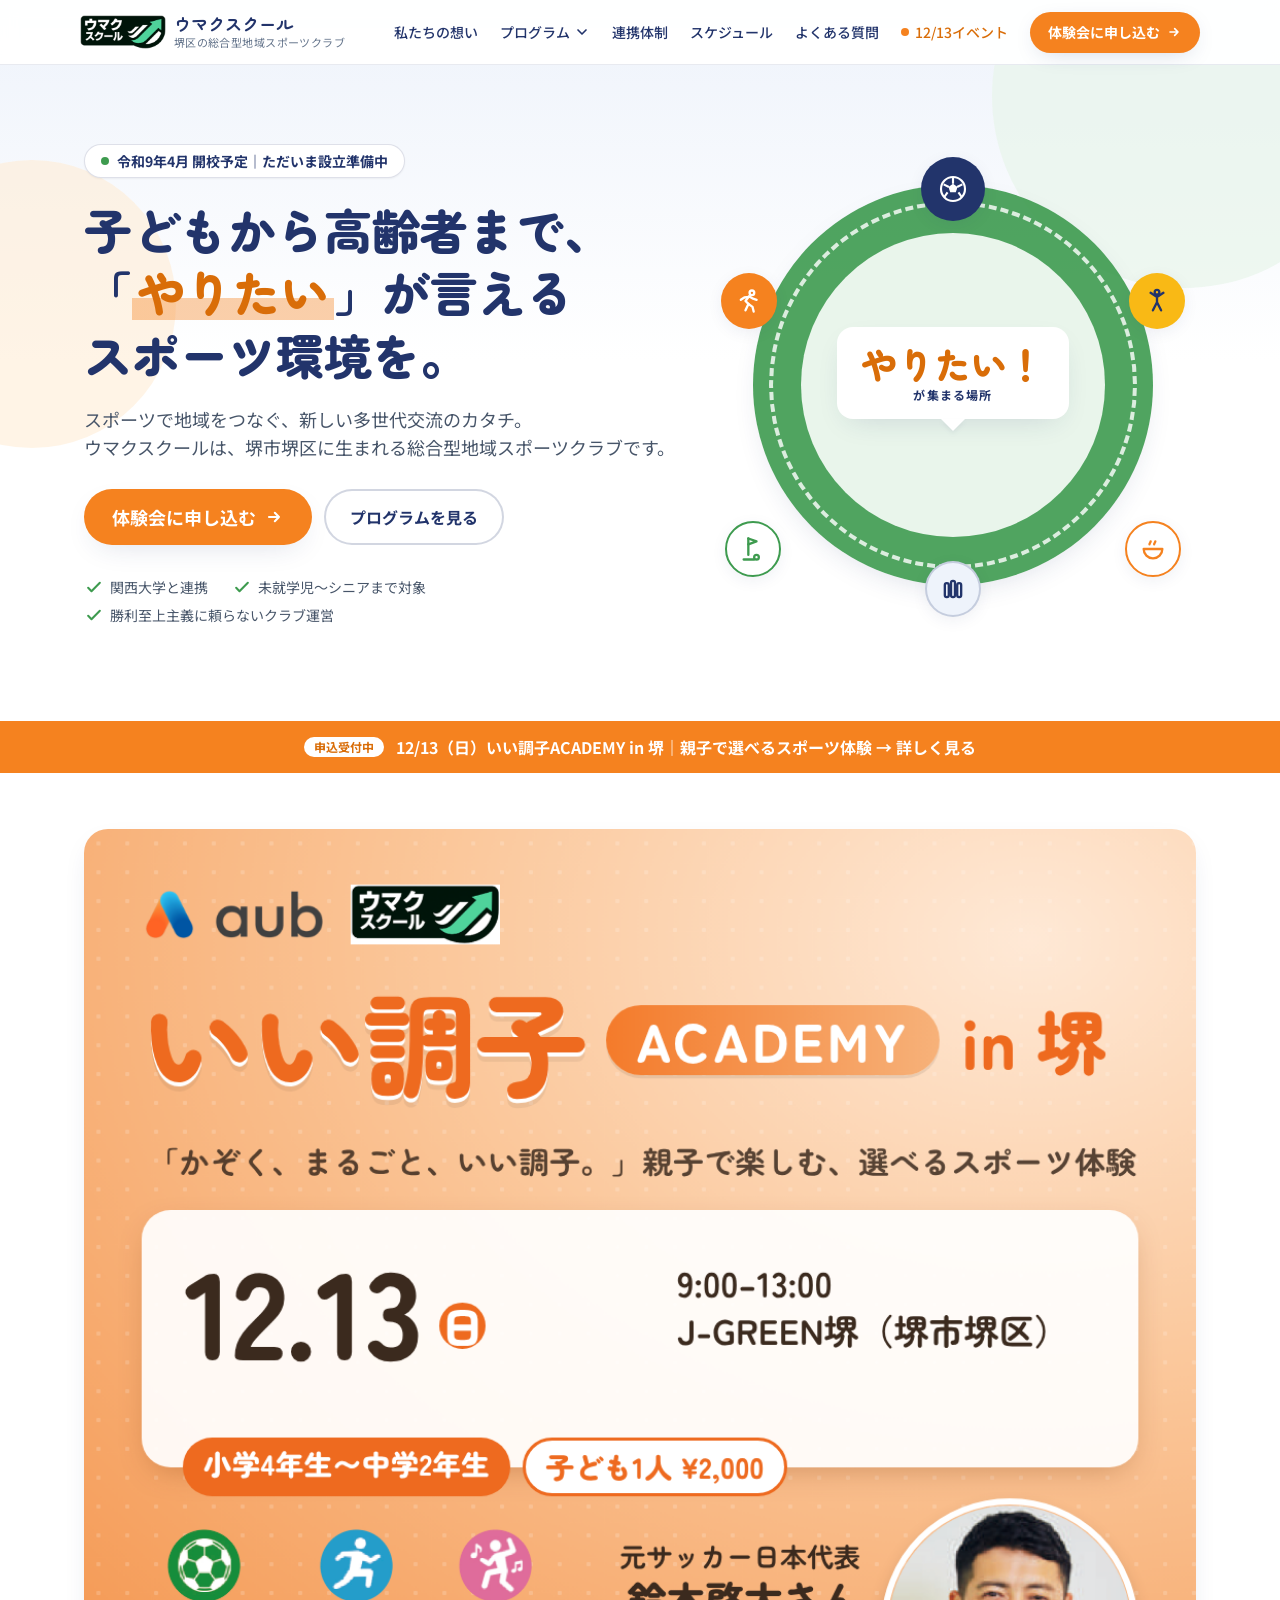
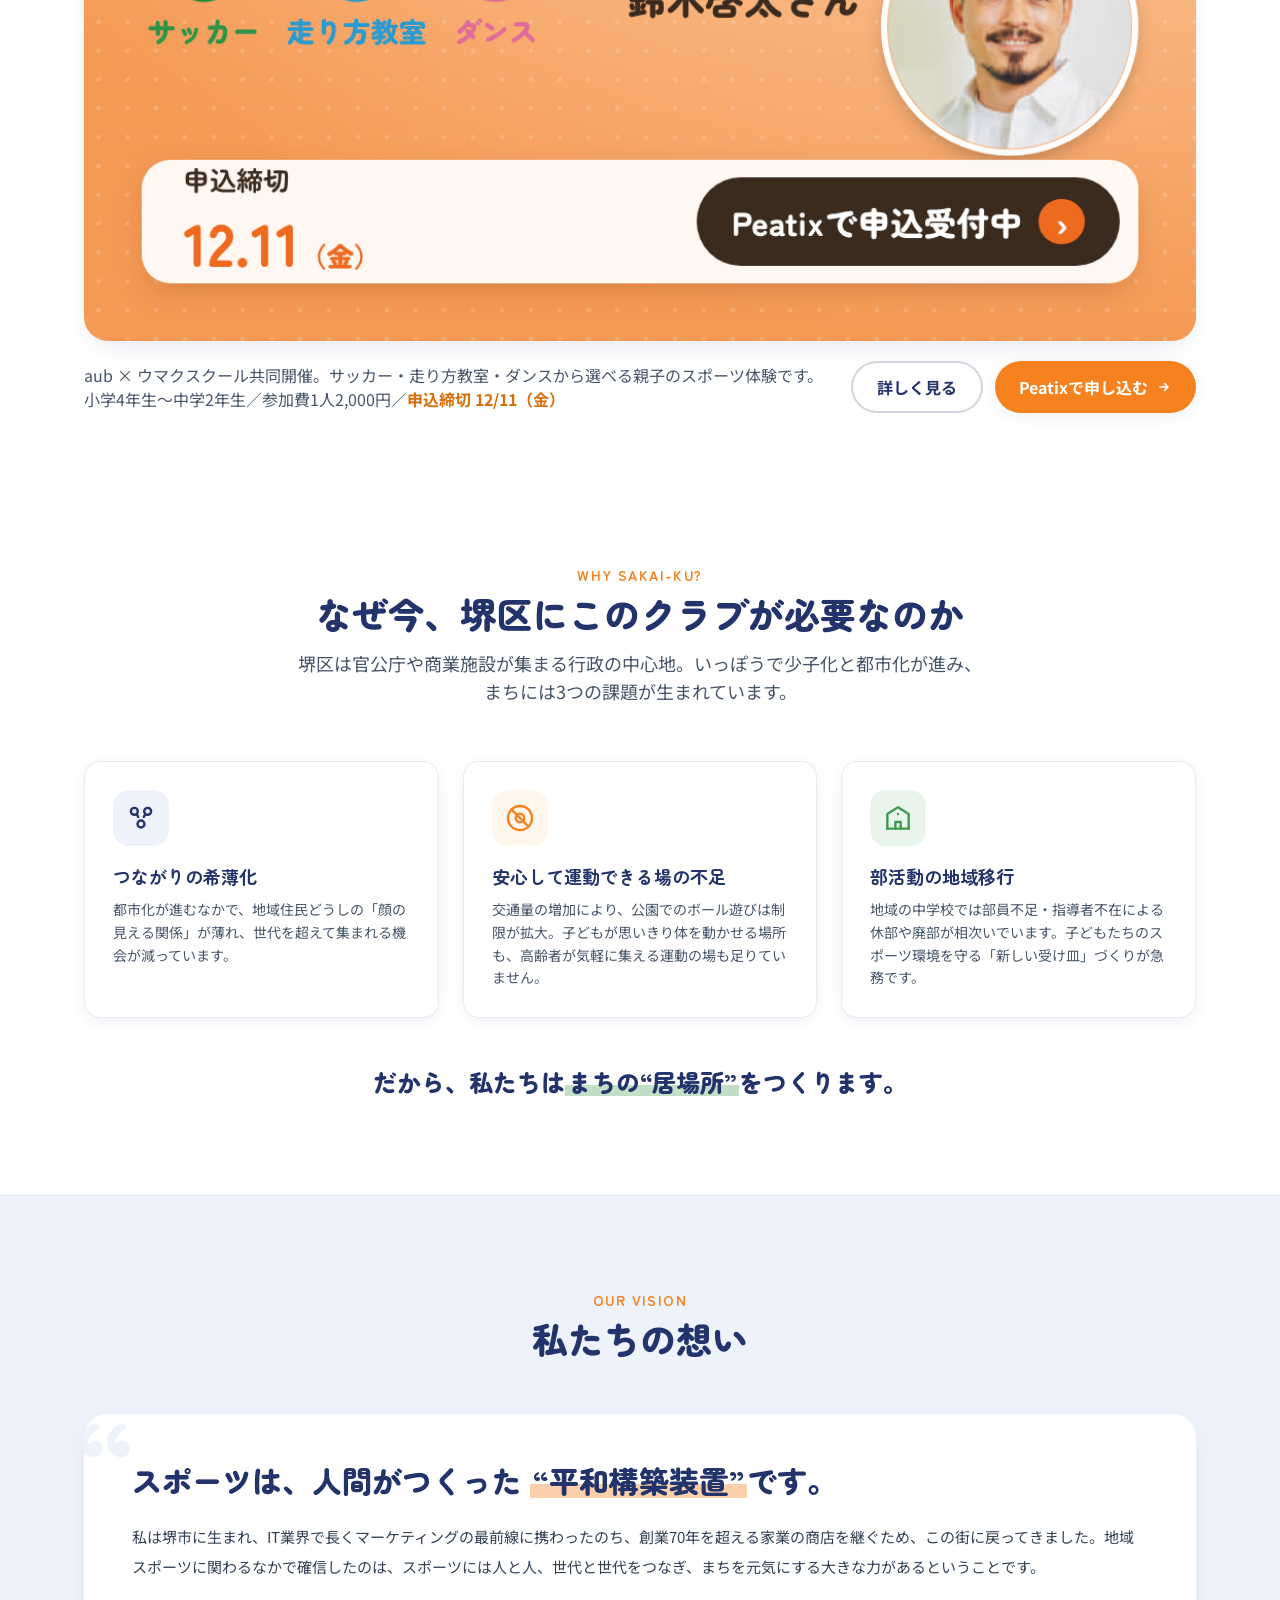
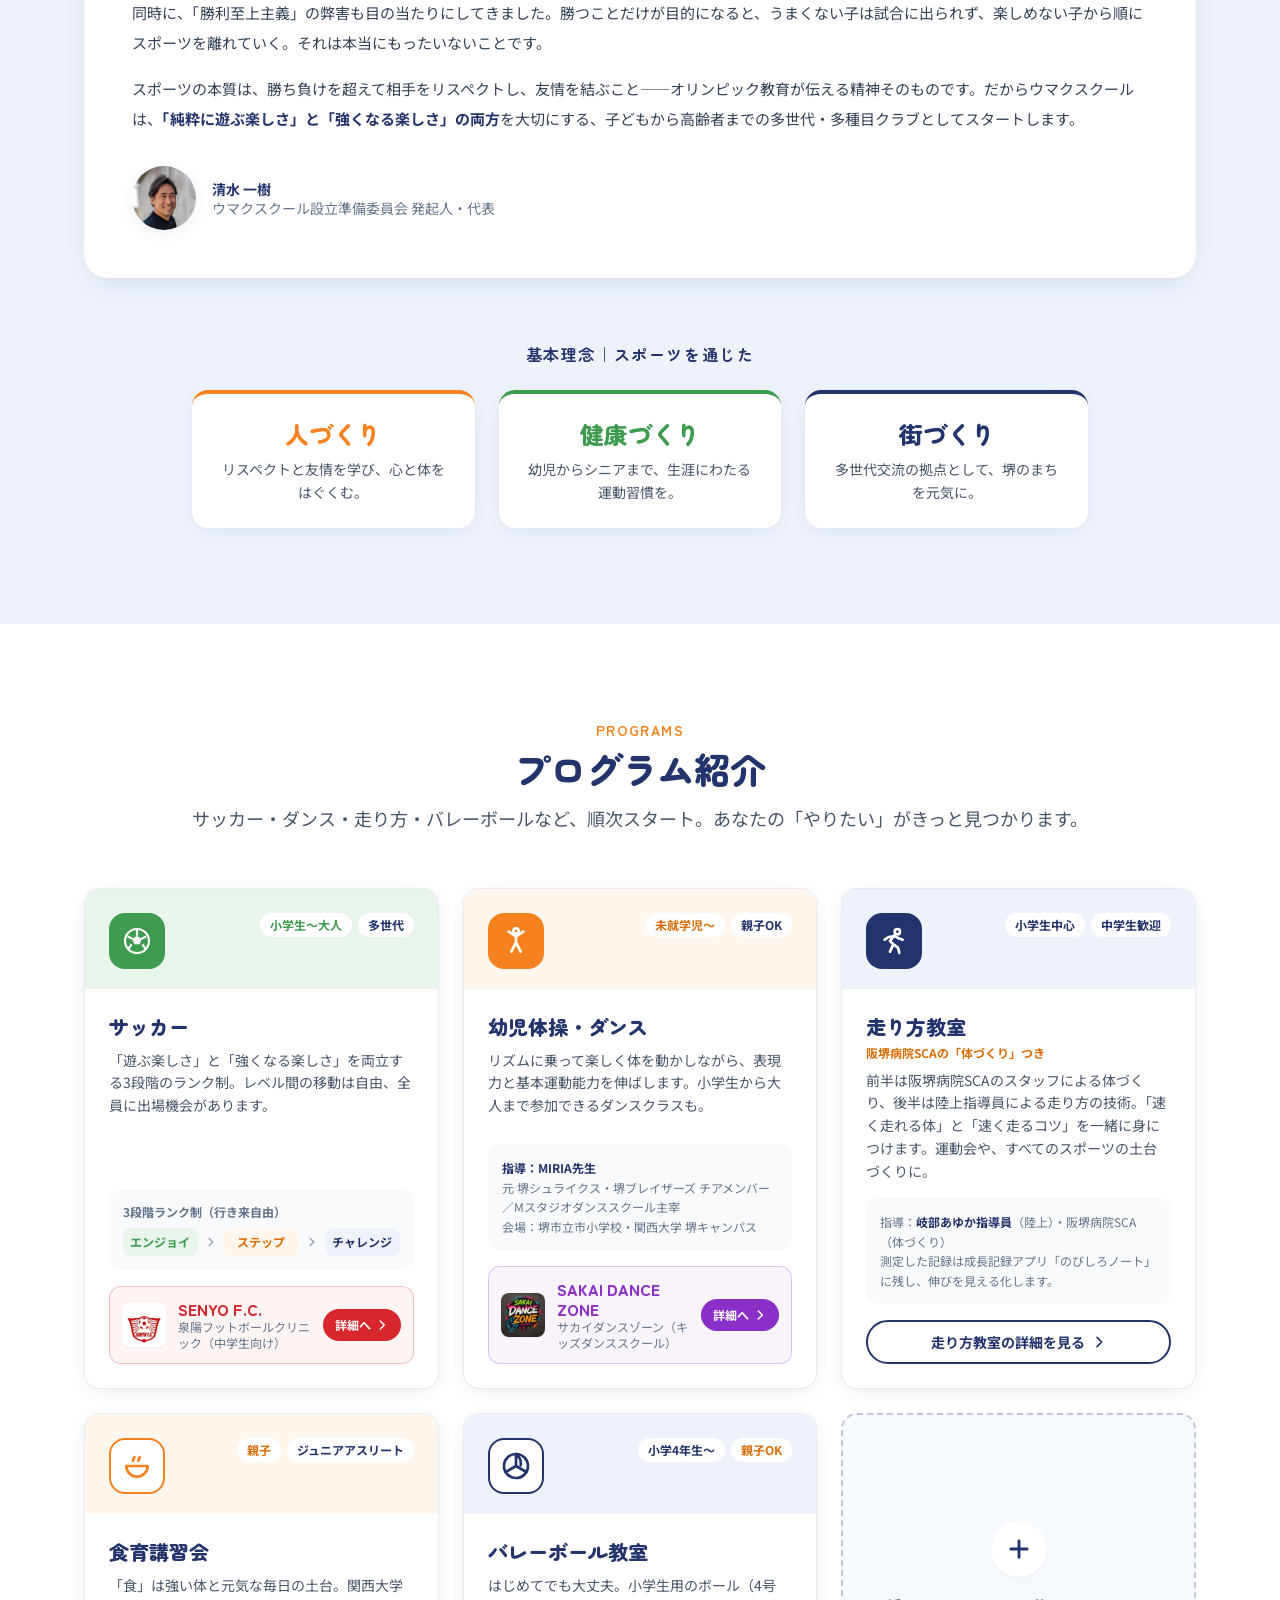
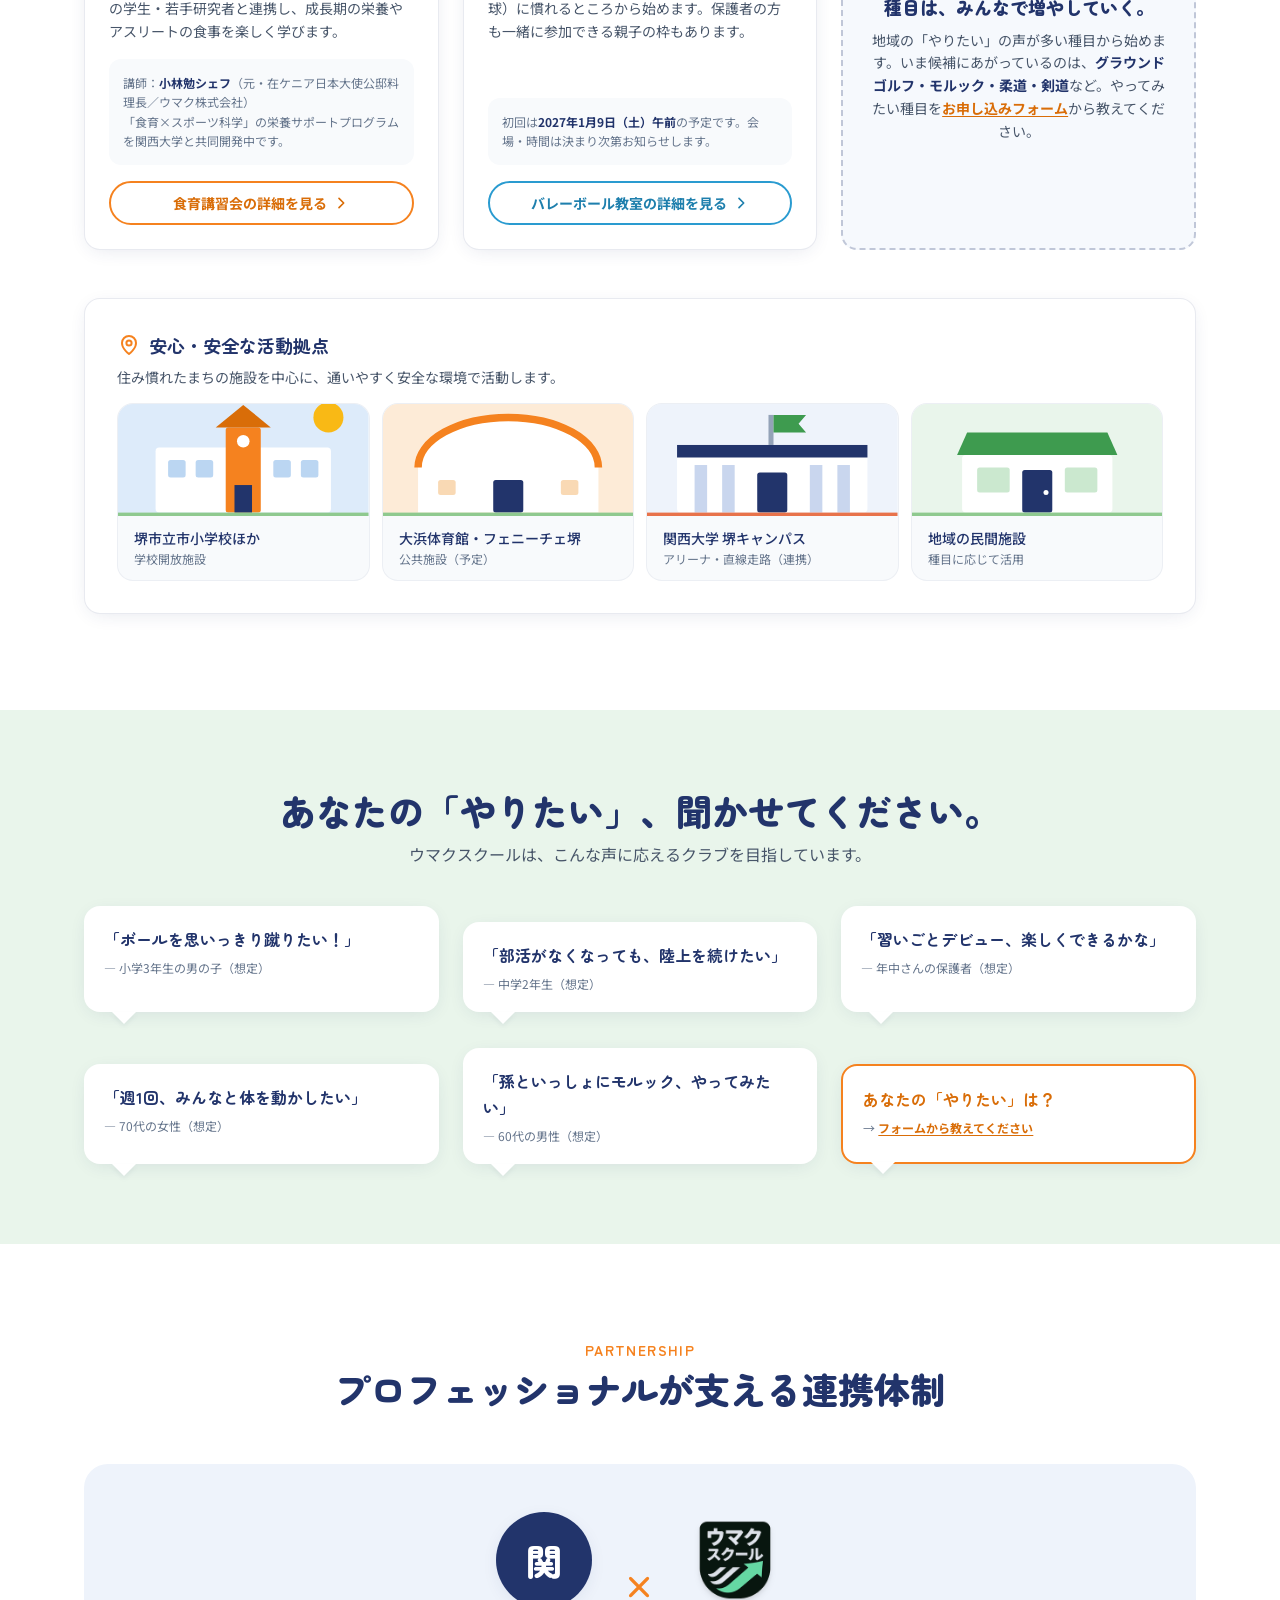
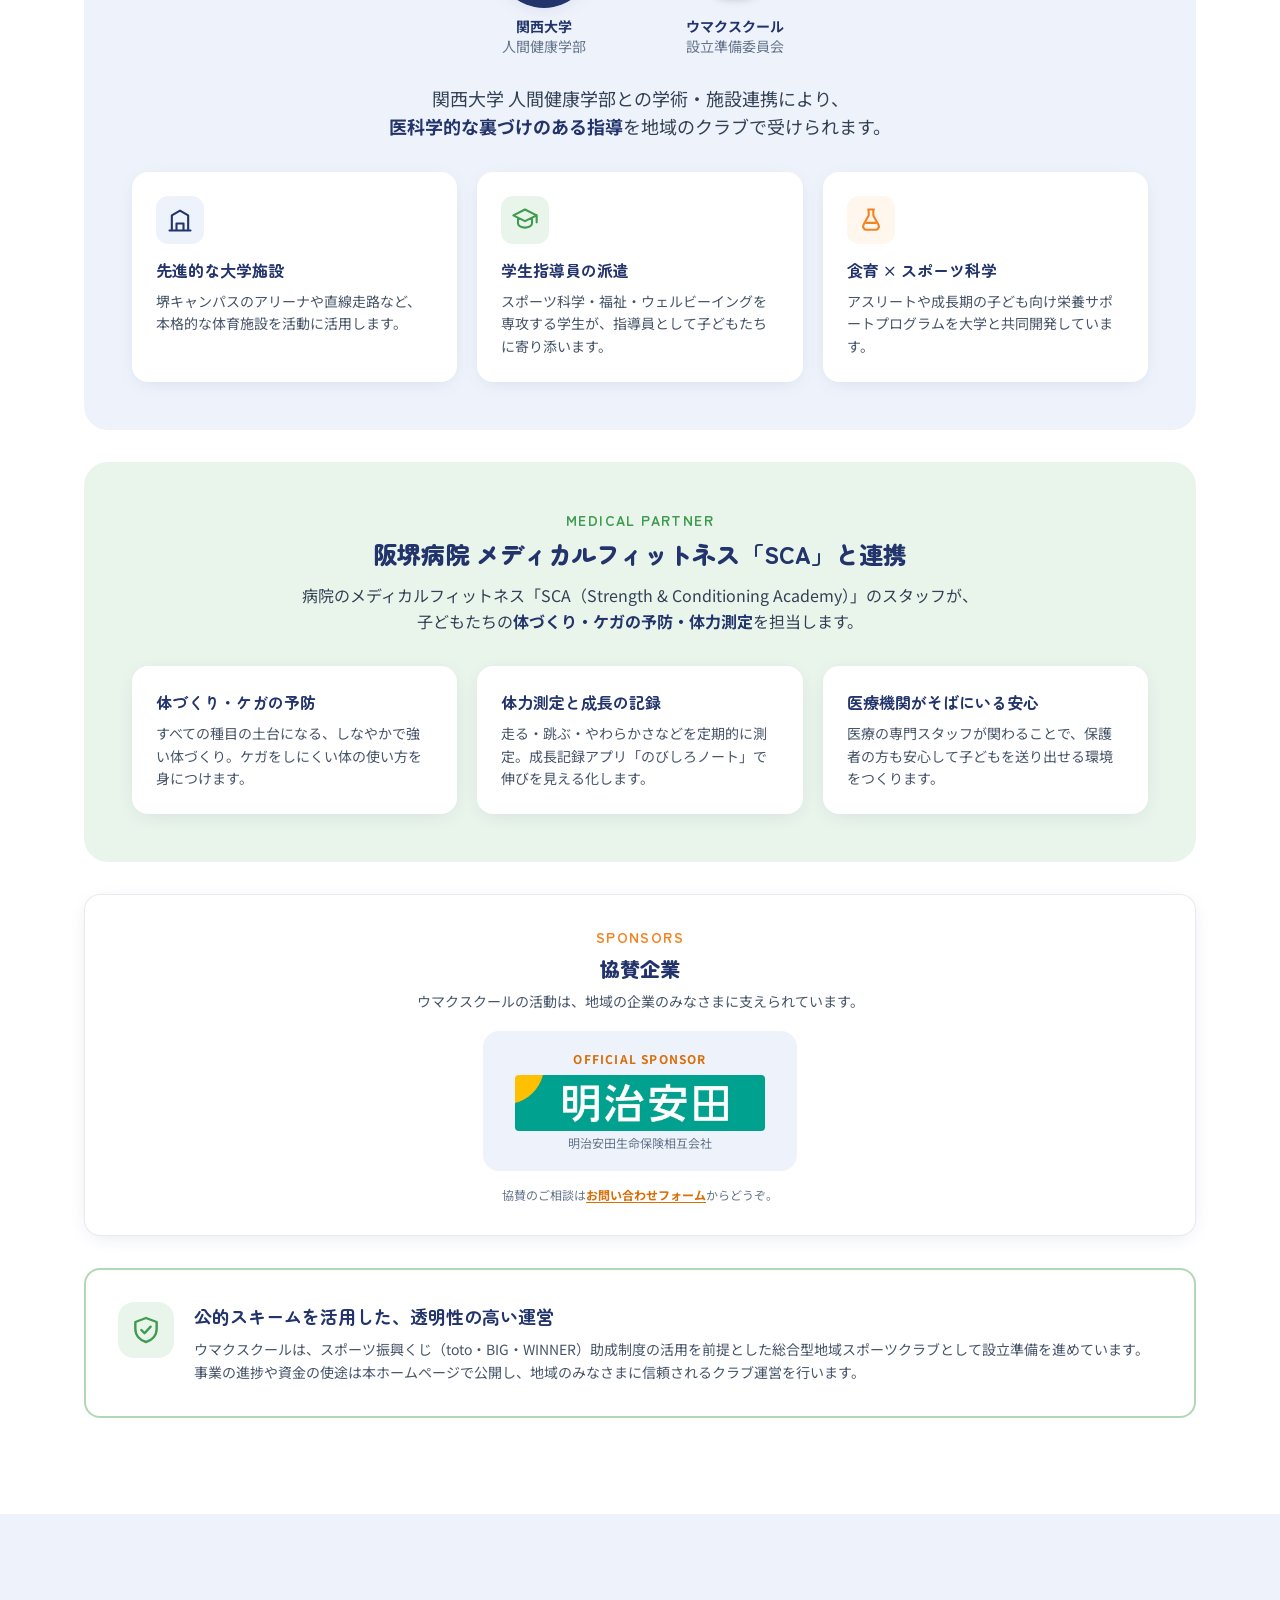
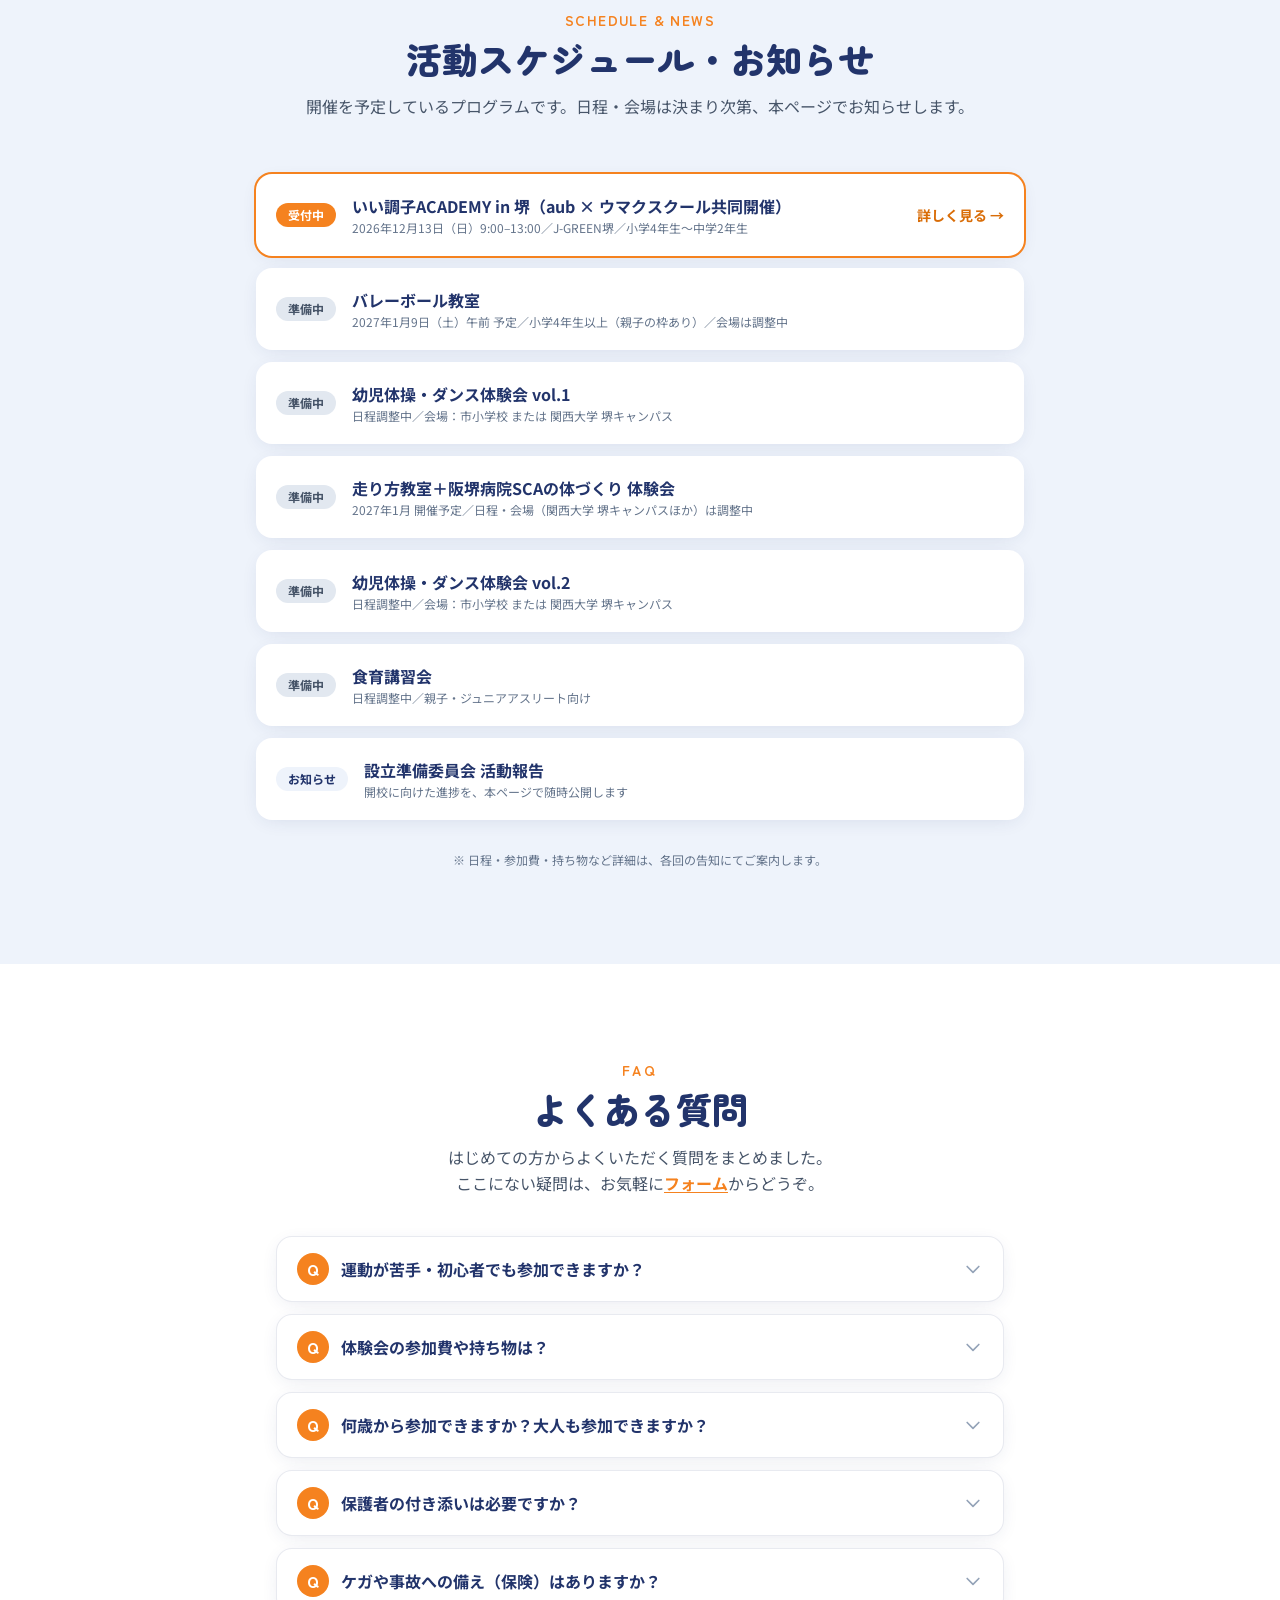
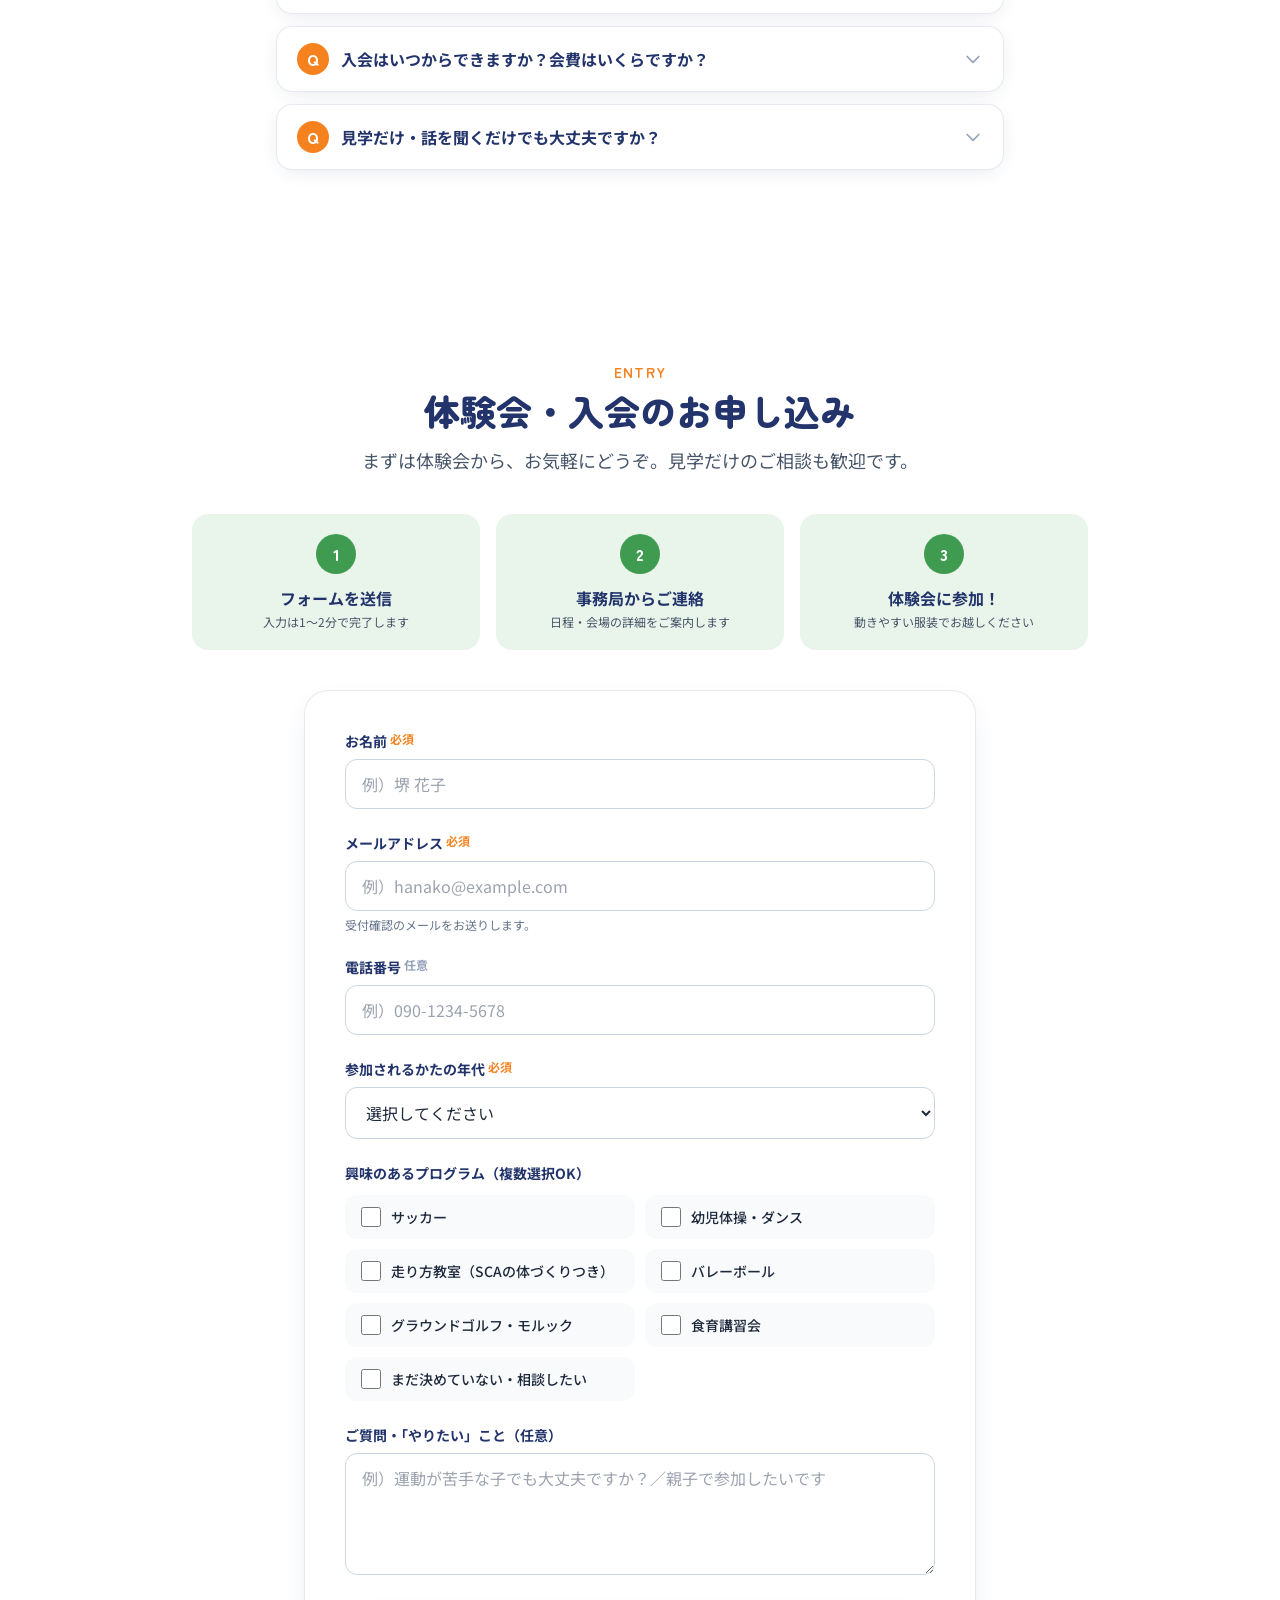
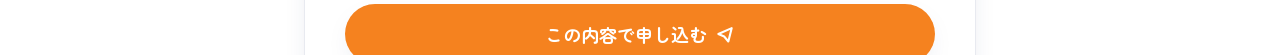
<file: index.html>
<!DOCTYPE html>
<html lang="ja" class="scroll-smooth">
<head>
<meta charset="UTF-8">
<meta name="viewport" content="width=device-width, initial-scale=1.0">
<title>ウマクスクール｜堺区の総合型地域スポーツクラブ（設立準備中）</title>
<link rel="icon" type="image/png" href="favicon.png">
<link rel="apple-touch-icon" href="apple-touch-icon.png">
<meta name="description" content="子どもから高齢者まで、“やりたい”が言えるスポーツ環境を。堺市堺区で令和9年4月開校予定の総合型地域スポーツクラブ「ウマクスクール」。関西大学・阪堺病院SCAと連携し、サッカー・幼児体操・ダンス・走り方教室・バレーボール・食育などを展開します。">
<!-- ▼ OGP（SNSシェア用）：URL・画像は公開時に差し替えてください -->
<meta property="og:title" content="ウマクスクール｜“やりたい”が言えるスポーツ環境を。">
<meta property="og:description" content="堺市堺区発・多世代型の総合型地域スポーツクラブ。体験会を順次開催予定！">
<meta property="og:type" content="website">
<meta property="og:url" content="https://k-shimizu-umaku.github.io/umaku-school/">
<meta property="og:image" content="https://k-shimizu-umaku.github.io/umaku-school/academy/img/ogp.png">
<link rel="icon" href="data:image/svg+xml,<svg xmlns=%22http://www.w3.org/2000/svg%22 viewBox=%220 0 100 100%22><text y=%22.9em%22 font-size=%2290%22>⚽</text></svg>">

<!-- Googleフォント：見出し＝Zen Maru Gothic（丸ゴシックで温かみ）／本文＝Noto Sans JP（信頼感） -->
<link rel="preconnect" href="https://fonts.googleapis.com">
<link rel="preconnect" href="https://fonts.gstatic.com" crossorigin>
<link href="https://fonts.googleapis.com/css2?family=Zen+Maru+Gothic:wght@500;700;900&family=Noto+Sans+JP:wght@400;500;700&display=swap" rel="stylesheet">

<!-- Tailwind CSS（CDN版。本番公開時もこのままで動作します） -->
<link rel="stylesheet" href="index.tw.css">
<script type="text/tailwind-config">
tailwind.config = {
  theme: {
    extend: {
      colors: {
        kon:   { light:'#EEF3FB', DEFAULT:'#22346B', deep:'#161F45' },   /* 関西大学カラーに寄せた藍・紺 */
        vita:  { orange:'#F5821F', dark:'#D96D08', green:'#3E9B4F', greenlight:'#E9F5EB', yellow:'#F9B915' }, /* ビタミンカラー */
      },
      fontFamily: {
        display: ['"Zen Maru Gothic"','sans-serif'],
        body: ['"Noto Sans JP"','sans-serif'],
      },
      boxShadow: {
        soft: '0 10px 30px -12px rgba(34,52,107,.18)',
        card: '0 4px 20px -6px rgba(34,52,107,.14)',
      },
    }
  }
}
</script>

<style>
  html { scroll-padding-top: 5.5rem; }
  body { font-family: "Noto Sans JP", sans-serif; }

  /* “やりたい”のマーカー（手描き風の蛍光ライン） */
  .marker {
    background: linear-gradient(transparent 60%, rgba(245,130,31,.38) 60%, rgba(245,130,31,.38) 92%, transparent 92%);
    padding: 0 .1em;
  }
  .marker-green {
    background: linear-gradient(transparent 60%, rgba(62,155,79,.32) 60%, rgba(62,155,79,.32) 92%, transparent 92%);
    padding: 0 .1em;
  }

  /* 吹き出し（サイトのシグネチャー要素） */
  .bubble { position: relative; }
  .bubble::after {
    content: ''; position: absolute; bottom: -12px; left: 28px;
    border: 12px solid transparent; border-top-color: #fff; border-bottom: 0;
    filter: drop-shadow(0 3px 2px rgba(34,52,107,.06));
  }
  .bubble-hero::after { left: 50%; transform: translateX(-50%); }

  /* スケジュールの“トラック”点線 */
  .track-line {
    background-image: repeating-linear-gradient(to bottom, #F5821F 0 10px, transparent 10px 22px);
    width: 4px; border-radius: 999px;
  }

  /* ふわふわ浮くアイコン（ヒーロー） */
  @keyframes floaty { 0%,100% { transform: translateY(0); } 50% { transform: translateY(-9px); } }
  .floaty   { animation: floaty 4.5s ease-in-out infinite; }
  .floaty-2 { animation: floaty 5.2s ease-in-out .6s infinite; }
  .floaty-3 { animation: floaty 4.8s ease-in-out 1.2s infinite; }

  /* スクロールで現れる演出 */
  .reveal { opacity: 0; transform: translateY(18px); transition: opacity .7s ease, transform .7s ease; }
  .reveal.is-visible { opacity: 1; transform: none; }

  @media (prefers-reduced-motion: reduce) {
    .floaty, .floaty-2, .floaty-3 { animation: none; }
    .reveal { opacity: 1; transform: none; transition: none; }
    html { scroll-behavior: auto; }
  }
</style>
</head>

<body class="font-body text-slate-800 bg-white antialiased">

<!-- ================= ヘッダー ================= -->
<!-- GNAV -->
<style>
.gn{position:fixed;top:0;left:0;right:0;z-index:60;background:rgba(255,255,255,.94);-webkit-backdrop-filter:blur(8px);backdrop-filter:blur(8px);border-bottom:1px solid rgba(34,52,107,.1);font-family:"Noto Sans JP",sans-serif}
.gn *{box-sizing:border-box}
.gn-in{max-width:72rem;margin:0 auto;padding:0 16px;height:64px;display:flex;align-items:center;justify-content:space-between;gap:12px}
.gn-logo{display:flex;align-items:center;gap:8px;text-decoration:none;flex-shrink:0}
.gn-logo img{height:34px;width:auto;display:block}
.gn-logo b{display:block;font-family:"Zen Maru Gothic",sans-serif;font-weight:700;color:#22346B;font-size:17px;line-height:1.2}
.gn-logo small{display:block;color:#64748b;font-size:11px;letter-spacing:.04em}
.gn-pc{display:none;align-items:center;gap:22px;font-size:14px;font-weight:500;white-space:nowrap}
.gn-pc>a,.gn-dd>button{color:#22346B;text-decoration:none;background:none;border:0;font:inherit;cursor:pointer;padding:8px 0;display:inline-flex;align-items:center;gap:4px}
.gn-pc>a:hover,.gn-dd>button:hover{color:#F5821F}
.gn-ev{color:#D96D08!important;font-weight:700}
.gn-ev:before{content:"";width:8px;height:8px;border-radius:50%;background:#F5821F;display:inline-block;margin-right:2px}
.gn .gn-cta,.gn-pc>a.gn-cta{display:inline-flex;align-items:center;gap:6px;background:#F5821F;color:#fff!important;font-weight:700;font-size:14px;padding:10px 18px;border-radius:999px;text-decoration:none;box-shadow:0 6px 24px -10px rgba(34,52,107,.28);white-space:nowrap}
.gn .gn-cta:hover{background:#D96D08;color:#fff}
.gn-dd{position:relative}
.gn-dd svg{transition:transform .2s}
.gn-dd.open svg{transform:rotate(180deg)}
.gn-sub{position:absolute;top:100%;left:50%;transform:translateX(-50%);min-width:270px;background:#fff;border:1px solid rgba(34,52,107,.1);border-radius:16px;box-shadow:0 16px 40px -12px rgba(34,52,107,.35);padding:8px;display:none}
.gn-dd.open .gn-sub{display:block}
@media (hover:hover) and (min-width:1024px){.gn-dd:hover .gn-sub{display:block}.gn-dd:hover svg{transform:rotate(180deg)}}
.gn-sub a{display:block;padding:10px 12px;border-radius:10px;color:#22346B;text-decoration:none}
.gn-sub a:hover,.gn-sub a.cur{background:#EEF3FB}
.gn-sub a b{display:block;font-weight:700;font-size:14px}
.gn-sub a span{display:block;font-size:12px;color:#64748b;margin-top:1px}
.gn-sub hr{border:0;border-top:1px solid #eef2f7;margin:6px 4px}
.gn-sub .gn-all{font-size:13px;font-weight:700;color:#D96D08}
.gn-btn{display:inline-flex;align-items:center;justify-content:center;width:44px;height:44px;border:0;background:none;color:#22346B;border-radius:10px;cursor:pointer}
.gn-btn:hover{background:#EEF3FB}
.gn-btn .x{display:none}.gn.open .gn-btn .x{display:block}.gn.open .gn-btn .h{display:none}
.gn-sp{display:none;border-top:1px solid rgba(34,52,107,.1);background:#fff;max-height:calc(100vh - 64px);overflow-y:auto}
.gn.open .gn-sp{display:block}
.gn-sp nav{padding:8px 16px 20px;display:flex;flex-direction:column}
.gn-sp a,.gn-sp summary{display:flex;align-items:center;justify-content:space-between;padding:14px 4px;border-bottom:1px solid #f1f5f9;color:#22346B;font-weight:500;font-size:15px;text-decoration:none;cursor:pointer;list-style:none}
.gn-sp summary::-webkit-details-marker{display:none}
.gn-sp details[open] summary svg{transform:rotate(180deg)}
.gn-sp .gn-kids{background:#F8FAFC;border-radius:12px;margin:6px 0 4px;padding:2px 12px}
.gn-sp .gn-kids a{font-size:14px;padding:12px 2px}
.gn-sp .gn-kids a:last-child{border-bottom:0}
.gn-sp .gn-kids a span{font-size:11px;color:#64748b;font-weight:400;margin-left:8px;text-align:right}
.gn-sp .gn-kids a.cur{color:#D96D08;font-weight:700}
.gn-sp .gn-cta{justify-content:center;margin-top:16px;padding:14px;font-size:15px}
@media (min-width:1024px){.gn-pc{display:flex}.gn-btn,.gn-sp,.gn.open .gn-sp{display:none!important}}
@media (max-width:380px){.gn-logo small{display:none}}
@media (min-width:1024px) and (max-width:1199px){.gn-logo small{display:none}.gn-pc{gap:14px;font-size:13px}.gn .gn-cta{padding:9px 14px;font-size:13px}}
</style>
<header id="gnav" class="gn">
  <div class="gn-in">
    <a href="./" class="gn-logo" aria-label="ウマクスクールのトップへ"><img src="img/um.png" alt=""><span><b>ウマクスクール</b><small>堺区の総合型地域スポーツクラブ</small></span></a>
    <nav class="gn-pc" aria-label="グローバルメニュー">
      <a href="#vision">私たちの想い</a>
      <div class="gn-dd"><button type="button" aria-expanded="false" aria-haspopup="true">プログラム<svg width="16" height="16" fill="none" stroke="currentColor" stroke-width="2.5" viewBox="0 0 24 24" aria-hidden="true"><path stroke-linecap="round" stroke-linejoin="round" d="M6 9l6 6 6-6"/></svg></button>
        <div class="gn-sub"><a href="senyo-fc.html"><b>サッカー</b><span>SENYO F.C.</span></a><a href="dance.html"><b>ダンス</b><span>SAKAI DANCE ZONE</span></a><a href="running/"><b>走り方教室</b><span>阪堺病院SCAの体づくりつき</span></a><a href="volleyball/"><b>バレーボール教室</b><span>小4〜・親子OK</span></a><a href="shokuiku/"><b>食育講習会</b><span>講師：小林勉シェフ</span></a><hr><a class="gn-all" href="#programs">すべてのプログラムを見る →</a></div>
      </div>
      <a href="#partners">連携体制</a><a href="#schedule">スケジュール</a><a href="#faq">よくある質問</a>
      <a class="gn-ev" href="academy/">12/13イベント</a>
      <a class="gn-cta" href="#entry">体験会に申し込む<svg width="16" height="16" fill="none" stroke="currentColor" stroke-width="2.5" viewBox="0 0 24 24" aria-hidden="true"><path stroke-linecap="round" stroke-linejoin="round" d="M13 7l5 5-5 5M6 12h12"/></svg></a>
    </nav>
    <button type="button" class="gn-btn" aria-label="メニューを開く" aria-expanded="false" aria-controls="gnavSp">
      <svg class="h" width="28" height="28" fill="none" stroke="currentColor" stroke-width="2" viewBox="0 0 24 24"><path stroke-linecap="round" d="M4 7h16M4 12h16M4 17h16"/></svg>
      <svg class="x" width="28" height="28" fill="none" stroke="currentColor" stroke-width="2" viewBox="0 0 24 24"><path stroke-linecap="round" d="M6 6l12 12M18 6L6 18"/></svg>
    </button>
  </div>
  <div id="gnavSp" class="gn-sp">
    <nav aria-label="メニュー">
      <a href="academy/" style="color:#D96D08;font-weight:700">● 12/13イベント「いい調子ACADEMY in 堺」</a>
      <a href="#vision">私たちの想い</a>
      <details open><summary>プログラム<svg width="16" height="16" fill="none" stroke="currentColor" stroke-width="2.5" viewBox="0 0 24 24" aria-hidden="true"><path stroke-linecap="round" stroke-linejoin="round" d="M6 9l6 6 6-6"/></svg></summary><div class="gn-kids"><a href="senyo-fc.html">サッカー<span>SENYO F.C.</span></a><a href="dance.html">ダンス<span>SAKAI DANCE ZONE</span></a><a href="running/">走り方教室<span>阪堺病院SCAの体づくりつき</span></a><a href="volleyball/">バレーボール教室<span>小4〜・親子OK</span></a><a href="shokuiku/">食育講習会<span>講師：小林勉シェフ</span></a><a href="#programs" style="color:#D96D08;font-weight:700">すべてのプログラムを見る</a></div></details>
      <a href="#partners">連携体制</a><a href="#schedule">スケジュール</a><a href="#faq">よくある質問</a>
      <a class="gn-cta" href="#entry">体験会に申し込む<svg width="16" height="16" fill="none" stroke="currentColor" stroke-width="2.5" viewBox="0 0 24 24" aria-hidden="true"><path stroke-linecap="round" stroke-linejoin="round" d="M13 7l5 5-5 5M6 12h12"/></svg></a>
    </nav>
  </div>
</header>
<script>
(function(){var g=document.getElementById('gnav');if(!g)return;
var b=g.querySelector('.gn-btn'),d=g.querySelector('.gn-dd'),db=d&&d.querySelector('button');
if(b)b.addEventListener('click',function(){var o=g.classList.toggle('open');b.setAttribute('aria-expanded',o);b.setAttribute('aria-label',o?'メニューを閉じる':'メニューを開く');});
g.querySelectorAll('.gn-sp a').forEach(function(a){a.addEventListener('click',function(){g.classList.remove('open');b&&b.setAttribute('aria-expanded','false');});});
if(db)db.addEventListener('click',function(e){e.stopPropagation();var o=d.classList.toggle('open');db.setAttribute('aria-expanded',o);});
document.addEventListener('click',function(e){if(d&&!d.contains(e.target)){d.classList.remove('open');db&&db.setAttribute('aria-expanded','false');}});
document.addEventListener('keydown',function(e){if(e.key==='Escape'){g.classList.remove('open');d&&d.classList.remove('open');}});
})();
</script>
<!-- /GNAV -->

<main id="top">

<!-- ================= ヒーロー ================= -->
<section class="relative overflow-hidden bg-gradient-to-b from-kon-light via-white to-white pt-28 md:pt-36 pb-16 md:pb-24">
  <!-- 背景の淡い円 -->
  <div class="pointer-events-none absolute -top-24 -right-24 w-96 h-96 rounded-full bg-vita-greenlight opacity-70" aria-hidden="true"></div>
  <div class="pointer-events-none absolute top-40 -left-28 w-72 h-72 rounded-full bg-orange-100 opacity-60" aria-hidden="true"></div>

  <div class="relative max-w-6xl mx-auto px-5 grid lg:grid-cols-[1.1fr_.9fr] gap-12 lg:gap-8 items-center">

    <!-- 左：コピー -->
    <div>
      <p class="inline-flex items-center gap-2 bg-white border border-kon/15 text-kon text-xs md:text-sm font-bold px-4 py-1.5 rounded-full shadow-sm">
        <span class="w-2 h-2 rounded-full bg-vita-green"></span>
        令和9年4月 開校予定｜ただいま設立準備中
      </p>

      <h1 class="mt-5 font-display font-black text-kon text-[1.7rem] leading-[1.45] sm:text-4xl md:text-5xl md:leading-[1.3]">
        子どもから高齢者まで、<br>
        「<span class="marker text-vita-dark">やりたい</span>」が言える<br>
        スポーツ環境を。
      </h1>

      <p class="mt-5 text-slate-600 md:text-lg leading-relaxed">
        スポーツで地域をつなぐ、新しい多世代交流のカタチ。<br class="hidden md:block">
        ウマクスクールは、堺市堺区に生まれる総合型地域スポーツクラブです。
      </p>

      <div class="mt-7 flex flex-wrap gap-3">
        <a href="#entry" class="inline-flex items-center gap-2 bg-vita-orange hover:bg-vita-dark text-white font-bold text-base md:text-lg px-7 py-3.5 rounded-full shadow-soft transition-transform hover:-translate-y-0.5">
          体験会に申し込む
          <svg class="w-5 h-5" fill="none" stroke="currentColor" stroke-width="2.5" viewBox="0 0 24 24"><path stroke-linecap="round" stroke-linejoin="round" d="M13 7l5 5-5 5M6 12h12"/></svg>
        </a>
        <a href="#programs" class="inline-flex items-center gap-2 bg-white border-2 border-kon/20 hover:border-vita-green text-kon font-bold px-6 py-3.5 rounded-full transition-colors">
          プログラムを見る
        </a>
      </div>

      <!-- 3つの安心バッジ -->
      <ul class="mt-8 flex flex-wrap gap-x-6 gap-y-2 text-sm text-slate-600">
        <li class="flex items-center gap-1.5"><svg class="w-5 h-5 text-vita-green" fill="none" stroke="currentColor" stroke-width="2.5" viewBox="0 0 24 24"><path stroke-linecap="round" stroke-linejoin="round" d="M5 13l4 4L19 7"/></svg>関西大学と連携</li>
        <li class="flex items-center gap-1.5"><svg class="w-5 h-5 text-vita-green" fill="none" stroke="currentColor" stroke-width="2.5" viewBox="0 0 24 24"><path stroke-linecap="round" stroke-linejoin="round" d="M5 13l4 4L19 7"/></svg>未就学児〜シニアまで対象</li>
        <li class="flex items-center gap-1.5"><svg class="w-5 h-5 text-vita-green" fill="none" stroke="currentColor" stroke-width="2.5" viewBox="0 0 24 24"><path stroke-linecap="round" stroke-linejoin="round" d="M5 13l4 4L19 7"/></svg>勝利至上主義に頼らないクラブ運営</li>
      </ul>
    </div>

    <!-- スマホ用：12/13イベントのバナー（イベント期間中のみ。終わったらこのブロックを削除） -->
    <a href="academy/" class="lg:hidden block rounded-3xl overflow-hidden shadow-soft">
      <img src="academy/img/banner_sq.png" alt="いい調子ACADEMY in 堺　2026年12月13日（日）J-GREEN堺　申込受付中" class="w-full h-auto" width="1080" height="1080">
    </a>

    <!-- 右：多世代グラウンドのイラスト（コード描画） -->
    <div class="relative mx-auto w-full max-w-md aspect-square" aria-hidden="true">
      <!-- グラウンド（トラック） -->
      <div class="absolute inset-6 rounded-full bg-vita-green/90 shadow-soft"></div>
      <div class="absolute inset-10 rounded-full border-4 border-dashed border-white/80"></div>
      <div class="absolute inset-[4.5rem] rounded-full bg-vita-greenlight"></div>

      <!-- 中央の吹き出し -->
      <div class="absolute inset-0 grid place-items-center">
        <div class="bubble bubble-hero bg-white rounded-2xl px-6 py-4 shadow-soft -translate-y-3">
          <p class="font-display font-black text-vita-dark text-3xl md:text-4xl tracking-wide">やりたい！</p>
          <p class="text-center text-xs text-kon font-bold mt-1 tracking-widest">が集まる場所</p>
        </div>
      </div>

      <!-- まわりを漂うスポーツアイコン -->
      <div class="floaty absolute -top-1 left-1/2 -translate-x-1/2 grid place-items-center w-16 h-16 rounded-full bg-kon text-white shadow-card">
        <!-- サッカー -->
        <svg class="w-8 h-8" viewBox="0 0 24 24" fill="none" stroke="currentColor" stroke-width="1.6"><circle cx="12" cy="12" r="9"/><path d="M12 8l3.4 2.5-1.3 4h-4.2l-1.3-4z" fill="currentColor" stroke="none"/><path d="M12 3v5M5 8.5l3.9 2M19 8.5l-3.9 2M7.9 14.5 5.5 18M16.1 14.5l2.4 3.5"/></svg>
      </div>
      <div class="floaty-2 absolute top-1/4 -left-2 grid place-items-center w-14 h-14 rounded-full bg-vita-orange text-white shadow-card">
        <!-- ランナー -->
        <svg class="w-7 h-7" viewBox="0 0 24 24" fill="none" stroke="currentColor" stroke-width="2" stroke-linecap="round" stroke-linejoin="round"><circle cx="14.5" cy="5" r="2"/><path d="M9 20l2.5-5.5L9 12l3-4 3.5 2 3 1"/><path d="M12 8.5 8 9l-3 2"/><path d="M11.5 14.5 15 17l1 4"/></svg>
      </div>
      <div class="floaty-3 absolute top-1/4 -right-2 grid place-items-center w-14 h-14 rounded-full bg-vita-yellow text-kon shadow-card">
        <!-- ダンス -->
        <svg class="w-7 h-7" viewBox="0 0 24 24" fill="none" stroke="currentColor" stroke-width="2" stroke-linecap="round" stroke-linejoin="round"><circle cx="12" cy="4.5" r="2"/><path d="M12 7v6M12 13l-3.5 7M12 13l3.5 7M12 8.5 6.5 5M12 8.5 17.5 5"/></svg>
      </div>
      <div class="floaty absolute bottom-8 -left-1 grid place-items-center w-14 h-14 rounded-full bg-white text-vita-green border-2 border-vita-green shadow-card">
        <!-- グラウンドゴルフ -->
        <svg class="w-7 h-7" viewBox="0 0 24 24" fill="none" stroke="currentColor" stroke-width="2" stroke-linecap="round" stroke-linejoin="round"><path d="M8 3v14"/><path d="M8 3l7 2.5L8 8"/><circle cx="15" cy="19" r="2"/><path d="M4 21h9"/></svg>
      </div>
      <div class="floaty-2 absolute bottom-8 -right-1 grid place-items-center w-14 h-14 rounded-full bg-white text-vita-orange border-2 border-vita-orange shadow-card">
        <!-- 食育 -->
        <svg class="w-7 h-7" viewBox="0 0 24 24" fill="none" stroke="currentColor" stroke-width="2" stroke-linecap="round" stroke-linejoin="round"><path d="M4 12h16a8 8 0 0 1-16 0z"/><path d="M9 8c0-1.2 1-1.4 1-2.6M13 8c0-1.2 1-1.4 1-2.6"/></svg>
      </div>
      <div class="floaty-3 absolute -bottom-2 left-1/2 -translate-x-1/2 grid place-items-center w-14 h-14 rounded-full bg-kon-light text-kon border-2 border-kon/20 shadow-card">
        <!-- モルック -->
        <svg class="w-7 h-7" viewBox="0 0 24 24" fill="none" stroke="currentColor" stroke-width="2" stroke-linecap="round"><rect x="5" y="7" width="3.4" height="12" rx="1.6"/><rect x="10.3" y="5" width="3.4" height="14" rx="1.6"/><rect x="15.6" y="7" width="3.4" height="12" rx="1.6"/></svg>
      </div>
    </div>
  </div>
</section>

<!-- ================= お知らせバー ================= -->
<div class="bg-vita-orange text-white">
  <a href="academy/" class="max-w-6xl mx-auto px-5 py-3.5 flex items-center justify-center gap-3 text-sm md:text-base font-bold hover:opacity-90 transition-opacity">
    <span class="shrink-0 bg-white text-vita-dark text-xs px-2.5 py-0.5 rounded-full">申込受付中</span>
    <span>12/13（日）いい調子ACADEMY in 堺｜親子で選べるスポーツ体験 → 詳しく見る</span>
  </a>
</div>

<!-- ================= イベントバナー（12/13） ================= -->
<section class="hidden lg:block py-10 md:py-14 bg-white">
  <div class="max-w-6xl mx-auto px-5">
    <a href="academy/" class="block rounded-3xl overflow-hidden shadow-soft hover:-translate-y-0.5 transition-transform">
      <picture>
        <source media="(max-width: 640px)" srcset="academy/img/banner_sq.png">
        <img src="academy/img/banner_wide.png" alt="いい調子ACADEMY in 堺　2026年12月13日（日）J-GREEN堺　申込受付中" class="w-full h-auto" width="1600" height="600">
      </picture>
    </a>
    <div class="mt-5 flex flex-col md:flex-row md:items-center justify-between gap-4">
      <p class="text-slate-600">aub × ウマクスクール共同開催。サッカー・走り方教室・ダンスから選べる親子のスポーツ体験です。<br class="hidden md:block">小学4年生〜中学2年生／参加費1人2,000円／<b class="text-vita-dark">申込締切 12/11（金）</b></p>
      <div class="flex flex-wrap gap-3 shrink-0">
        <a href="academy/" class="inline-flex items-center gap-2 bg-white border-2 border-kon/20 hover:border-vita-orange text-kon font-bold px-6 py-3 rounded-full transition-colors">詳しく見る</a>
        <a href="https://iichoshi-academy-sakai-2026.peatix.com" target="_blank" rel="noopener" class="inline-flex items-center gap-2 bg-vita-orange hover:bg-vita-dark text-white font-bold px-6 py-3 rounded-full shadow-card transition-colors">Peatixで申し込む
          <svg class="w-4 h-4" fill="none" stroke="currentColor" stroke-width="2.5" viewBox="0 0 24 24"><path stroke-linecap="round" stroke-linejoin="round" d="M13 7l5 5-5 5M6 12h12"/></svg></a>
      </div>
    </div>
  </div>
</section>

<!-- ================= 堺区のいま（課題） ================= -->
<section class="py-16 md:py-24">
  <div class="max-w-6xl mx-auto px-5">
    <div class="text-center reveal">
      <p class="font-display font-bold text-vita-orange tracking-widest text-sm">WHY SAKAI-KU?</p>
      <h2 class="mt-2 font-display font-black text-kon text-2xl md:text-4xl leading-snug">なぜ今、堺区に<br class="md:hidden">このクラブが必要なのか</h2>
      <p class="mt-4 text-slate-600 md:text-lg leading-relaxed max-w-3xl mx-auto">
        堺区は官公庁や商業施設が集まる行政の中心地。いっぽうで少子化と都市化が進み、<br class="hidden md:block">
        まちには3つの課題が生まれています。
      </p>
    </div>

    <div class="mt-10 md:mt-14 grid md:grid-cols-3 gap-5 md:gap-6">
      <!-- 課題1 -->
      <div class="reveal bg-white border border-kon/10 rounded-2xl p-6 md:p-7 shadow-card">
        <div class="w-14 h-14 rounded-2xl bg-kon-light grid place-items-center text-kon">
          <svg class="w-8 h-8" viewBox="0 0 24 24" fill="none" stroke="currentColor" stroke-width="1.8" stroke-linecap="round"><circle cx="7" cy="7" r="2.6"/><circle cx="17" cy="7" r="2.6"/><circle cx="12" cy="16.5" r="2.6"/><path d="M9 9.5 10.8 13M15 9.5 13.2 13" stroke-dasharray="2 2.4"/></svg>
        </div>
        <h3 class="mt-4 font-display font-bold text-kon text-lg">つながりの希薄化</h3>
        <p class="mt-2 text-sm leading-relaxed text-slate-600">都市化が進むなかで、地域住民どうしの「顔の見える関係」が薄れ、世代を超えて集まれる機会が減っています。</p>
      </div>
      <!-- 課題2 -->
      <div class="reveal bg-white border border-kon/10 rounded-2xl p-6 md:p-7 shadow-card">
        <div class="w-14 h-14 rounded-2xl bg-orange-50 grid place-items-center text-vita-orange">
          <svg class="w-8 h-8" viewBox="0 0 24 24" fill="none" stroke="currentColor" stroke-width="1.8" stroke-linecap="round" stroke-linejoin="round"><circle cx="12" cy="12" r="9"/><path d="M5.6 5.6l12.8 12.8"/><circle cx="12" cy="12" r="3.2"/></svg>
        </div>
        <h3 class="mt-4 font-display font-bold text-kon text-lg">安心して運動できる場の不足</h3>
        <p class="mt-2 text-sm leading-relaxed text-slate-600">交通量の増加により、公園でのボール遊びは制限が拡大。子どもが思いきり体を動かせる場所も、高齢者が気軽に集える運動の場も足りていません。</p>
      </div>
      <!-- 課題3 -->
      <div class="reveal bg-white border border-kon/10 rounded-2xl p-6 md:p-7 shadow-card">
        <div class="w-14 h-14 rounded-2xl bg-vita-greenlight grid place-items-center text-vita-green">
          <svg class="w-8 h-8" viewBox="0 0 24 24" fill="none" stroke="currentColor" stroke-width="1.8" stroke-linecap="round" stroke-linejoin="round"><path d="M4 20V9l8-5 8 5v11"/><path d="M4 20h16"/><path d="M10 20v-5h4v5"/><path d="M12 9v.01"/></svg>
        </div>
        <h3 class="mt-4 font-display font-bold text-kon text-lg">部活動の地域移行</h3>
        <p class="mt-2 text-sm leading-relaxed text-slate-600">地域の中学校では部員不足・指導者不在による休部や廃部が相次いでいます。子どもたちのスポーツ環境を守る「新しい受け皿」づくりが急務です。</p>
      </div>
    </div>

    <p class="reveal mt-10 md:mt-12 text-center font-display font-black text-kon text-xl md:text-2xl">
      だから、私たちは<span class="marker-green">まちの“居場所”</span>をつくります。
    </p>
  </div>
</section>

<!-- ================= 私たちの想い ================= -->
<section id="vision" class="py-16 md:py-24 bg-kon-light">
  <div class="max-w-6xl mx-auto px-5">
    <div class="text-center reveal">
      <p class="font-display font-bold text-vita-orange tracking-widest text-sm">OUR VISION</p>
      <h2 class="mt-2 font-display font-black text-kon text-2xl md:text-4xl">私たちの想い</h2>
    </div>

    <!-- 発起人メッセージ -->
    <div class="reveal mt-10 md:mt-14 bg-white rounded-3xl shadow-soft p-7 md:p-12 relative overflow-hidden">
      <span class="absolute -top-4 -left-2 font-display font-black text-[7rem] leading-none text-kon-light select-none" aria-hidden="true">“</span>
      <div class="relative">
        <p class="font-display font-black text-kon text-xl md:text-3xl leading-relaxed">
          スポーツは、人間がつくった<br class="md:hidden">
          <span class="marker">“平和構築装置”</span>です。
        </p>
        <div class="mt-6 space-y-4 text-slate-700 leading-loose md:text-[15px]">
          <p>私は堺市に生まれ、IT業界で長くマーケティングの最前線に携わったのち、創業70年を超える家業の商店を継ぐため、この街に戻ってきました。地域スポーツに関わるなかで確信したのは、スポーツには人と人、世代と世代をつなぎ、まちを元気にする大きな力があるということです。</p>
          <p>同時に、「勝利至上主義」の弊害も目の当たりにしてきました。勝つことだけが目的になると、うまくない子は試合に出られず、楽しめない子から順にスポーツを離れていく。それは本当にもったいないことです。</p>
          <p>スポーツの本質は、勝ち負けを超えて相手をリスペクトし、友情を結ぶこと——オリンピック教育が伝える精神そのものです。だからウマクスクールは、<strong class="text-kon">「純粋に遊ぶ楽しさ」と「強くなる楽しさ」の両方</strong>を大切にする、子どもから高齢者までの多世代・多種目クラブとしてスタートします。</p>
        </div>
        <div class="mt-8 flex items-center gap-4">
          <img src="[data-uri]" alt="清水一樹の写真" class="w-16 h-16 rounded-full object-cover shrink-0 shadow-card">
          <div class="text-sm">
            <p class="font-bold text-kon">清水 一樹</p>
            <p class="text-slate-500 leading-snug">ウマクスクール設立準備委員会 発起人・代表</p>
          </div>
        </div>
      </div>
    </div>

    <!-- 基本理念 -->
    <div class="reveal mt-12 md:mt-16">
      <p class="text-center font-display font-bold text-kon tracking-widest">基本理念｜スポーツを通じた</p>
      <div class="mt-6 grid grid-cols-1 sm:grid-cols-3 gap-4 md:gap-6 max-w-4xl mx-auto">
        <div class="bg-white rounded-2xl p-6 text-center shadow-card border-t-4 border-vita-orange">
          <p class="font-display font-black text-2xl text-vita-orange">人づくり</p>
          <p class="mt-2 text-sm text-slate-600 leading-relaxed">リスペクトと友情を学び、心と体をはぐくむ。</p>
        </div>
        <div class="bg-white rounded-2xl p-6 text-center shadow-card border-t-4 border-vita-green">
          <p class="font-display font-black text-2xl text-vita-green">健康づくり</p>
          <p class="mt-2 text-sm text-slate-600 leading-relaxed">幼児からシニアまで、生涯にわたる運動習慣を。</p>
        </div>
        <div class="bg-white rounded-2xl p-6 text-center shadow-card border-t-4 border-kon">
          <p class="font-display font-black text-2xl text-kon">街づくり</p>
          <p class="mt-2 text-sm text-slate-600 leading-relaxed">多世代交流の拠点として、堺のまちを元気に。</p>
        </div>
      </div>
    </div>
  </div>
</section>

<!-- ================= プログラム ================= -->
<section id="programs" class="py-16 md:py-24">
  <div class="max-w-6xl mx-auto px-5">
    <div class="text-center reveal">
      <p class="font-display font-bold text-vita-orange tracking-widest text-sm">PROGRAMS</p>
      <h2 class="mt-2 font-display font-black text-kon text-2xl md:text-4xl">プログラム紹介</h2>
      <p class="mt-4 text-slate-600 md:text-lg">サッカー・ダンス・走り方・バレーボールなど、順次スタート。あなたの「やりたい」がきっと見つかります。</p>
    </div>

    <div class="mt-10 md:mt-14 grid md:grid-cols-2 lg:grid-cols-3 gap-5 md:gap-6">

      <!-- サッカー -->
      <article class="reveal bg-white rounded-2xl shadow-card border border-kon/10 overflow-hidden flex flex-col">
        <div class="bg-vita-greenlight px-6 pt-6 pb-5 flex items-start justify-between">
          <div class="w-14 h-14 rounded-2xl bg-vita-green text-white grid place-items-center">
            <svg class="w-8 h-8" viewBox="0 0 24 24" fill="none" stroke="currentColor" stroke-width="1.6"><circle cx="12" cy="12" r="9"/><path d="M12 8l3.4 2.5-1.3 4h-4.2l-1.3-4z" fill="currentColor" stroke="none"/><path d="M12 3v5M5 8.5l3.9 2M19 8.5l-3.9 2M7.9 14.5 5.5 18M16.1 14.5l2.4 3.5"/></svg>
          </div>
          <div class="flex flex-wrap gap-1.5 justify-end">
            <span class="text-xs font-bold bg-white text-vita-green px-2.5 py-1 rounded-full">小学生〜大人</span>
            <span class="text-xs font-bold bg-white text-kon px-2.5 py-1 rounded-full">多世代</span>
          </div>
        </div>
        <div class="p-6 flex-1 flex flex-col">
          <h3 class="font-display font-black text-kon text-xl">サッカー</h3>
          <p class="mt-2 text-sm text-slate-600 leading-relaxed flex-1">「遊ぶ楽しさ」と「強くなる楽しさ」を両立する3段階のランク制。レベル間の移動は自由、全員に出場機会があります。</p>
          <div class="mt-4 bg-slate-50 rounded-xl p-3.5">
            <p class="text-xs font-bold text-slate-500 mb-2">3段階ランク制（行き来自由）</p>
            <div class="flex items-center gap-1.5 text-xs font-bold">
              <span class="flex-1 text-center bg-vita-greenlight text-vita-green py-1.5 rounded-lg">エンジョイ</span>
              <svg class="w-3.5 h-3.5 text-slate-400 shrink-0" fill="none" stroke="currentColor" stroke-width="2.5" viewBox="0 0 24 24"><path stroke-linecap="round" d="M9 6l6 6-6 6"/></svg>
              <span class="flex-1 text-center bg-orange-50 text-vita-dark py-1.5 rounded-lg">ステップ</span>
              <svg class="w-3.5 h-3.5 text-slate-400 shrink-0" fill="none" stroke="currentColor" stroke-width="2.5" viewBox="0 0 24 24"><path stroke-linecap="round" d="M9 6l6 6-6 6"/></svg>
              <span class="flex-1 text-center bg-kon-light text-kon py-1.5 rounded-lg">チャレンジ</span>
            </div>
          </div>
          <a href="senyo-fc.html" class="mt-4 flex items-center gap-3 rounded-xl border border-[#D7262C]/25 bg-[#D7262C]/5 hover:bg-[#D7262C]/10 transition-colors p-3">
            <img src="[data-uri]" alt="SENYO F.C. エンブレム" class="w-11 h-11 object-contain bg-white rounded-lg p-1 shadow-sm shrink-0">
            <span class="flex-1 leading-tight min-w-0">
              <span class="block font-display font-black text-[#D7262C]">SENYO F.C.</span>
              <span class="block text-xs text-slate-500">泉陽フットボールクリニック（中学生向け）</span>
            </span>
            <span class="shrink-0 inline-flex items-center gap-1 bg-[#D7262C] text-white text-xs font-bold px-3 py-2 rounded-full">詳細へ<svg class="w-3.5 h-3.5" fill="none" stroke="currentColor" stroke-width="2.5" viewBox="0 0 24 24"><path stroke-linecap="round" stroke-linejoin="round" d="M9 5l7 7-7 7"/></svg></span>
          </a>
        </div>
      </article>

      <!-- 幼児体操・ダンス -->
      <article class="reveal bg-white rounded-2xl shadow-card border border-kon/10 overflow-hidden flex flex-col">
        <div class="bg-orange-50 px-6 pt-6 pb-5 flex items-start justify-between">
          <div class="w-14 h-14 rounded-2xl bg-vita-orange text-white grid place-items-center">
            <svg class="w-8 h-8" viewBox="0 0 24 24" fill="none" stroke="currentColor" stroke-width="2" stroke-linecap="round" stroke-linejoin="round"><circle cx="12" cy="4.5" r="2"/><path d="M12 7v6M12 13l-3.5 7M12 13l3.5 7M12 8.5 6.5 5M12 8.5 17.5 5"/></svg>
          </div>
          <div class="flex flex-wrap gap-1.5 justify-end">
            <span class="text-xs font-bold bg-white text-vita-dark px-2.5 py-1 rounded-full">未就学児〜</span>
            <span class="text-xs font-bold bg-white text-kon px-2.5 py-1 rounded-full">親子OK</span>
          </div>
        </div>
        <div class="p-6 flex-1 flex flex-col">
          <h3 class="font-display font-black text-kon text-xl">幼児体操・ダンス</h3>
          <p class="mt-2 text-sm text-slate-600 leading-relaxed flex-1">リズムに乗って楽しく体を動かしながら、表現力と基本運動能力を伸ばします。小学生から大人まで参加できるダンスクラスも。</p>
          <p class="mt-4 text-xs text-slate-500 bg-slate-50 rounded-xl p-3.5 leading-relaxed">
            <span class="font-bold text-kon">指導：MIRIA先生</span><br>
            元 堺シュライクス・堺ブレイザーズ チアメンバー／Mスタジオダンススクール主宰<br>
            会場：堺市立市小学校・関西大学 堺キャンパス
          </p>
          <a href="dance.html" class="mt-4 flex items-center gap-3 rounded-xl border border-[#8B2FC9]/25 bg-[#8B2FC9]/5 hover:bg-[#8B2FC9]/10 transition-colors p-3">
            <img src="[data-uri]" alt="SAKAI DANCE ZONE ロゴ" class="w-11 h-11 object-cover rounded-lg shadow-sm shrink-0">
            <span class="flex-1 leading-tight min-w-0">
              <span class="block font-display font-black text-[#8B2FC9]">SAKAI DANCE ZONE</span>
              <span class="block text-xs text-slate-500">サカイダンスゾーン（キッズダンススクール）</span>
            </span>
            <span class="shrink-0 inline-flex items-center gap-1 bg-[#8B2FC9] text-white text-xs font-bold px-3 py-2 rounded-full">詳細へ<svg class="w-3.5 h-3.5" fill="none" stroke="currentColor" stroke-width="2.5" viewBox="0 0 24 24"><path stroke-linecap="round" stroke-linejoin="round" d="M9 5l7 7-7 7"/></svg></span>
          </a>
        </div>
      </article>

      <!-- 陸上 -->
      <article class="reveal bg-white rounded-2xl shadow-card border border-kon/10 overflow-hidden flex flex-col">
        <div class="bg-kon-light px-6 pt-6 pb-5 flex items-start justify-between">
          <div class="w-14 h-14 rounded-2xl bg-kon text-white grid place-items-center">
            <svg class="w-8 h-8" viewBox="0 0 24 24" fill="none" stroke="currentColor" stroke-width="2" stroke-linecap="round" stroke-linejoin="round"><circle cx="14.5" cy="5" r="2"/><path d="M9 20l2.5-5.5L9 12l3-4 3.5 2 3 1"/><path d="M12 8.5 8 9l-3 2"/><path d="M11.5 14.5 15 17l1 4"/></svg>
          </div>
          <div class="flex flex-wrap gap-1.5 justify-end">
            <span class="text-xs font-bold bg-white text-kon px-2.5 py-1 rounded-full">小学生中心</span>
            <span class="text-xs font-bold bg-white text-kon px-2.5 py-1 rounded-full">中学生歓迎</span>
          </div>
        </div>
        <div class="p-6 flex-1 flex flex-col">
          <h3 class="font-display font-black text-kon text-xl">走り方教室</h3>
          <p class="mt-1 text-xs font-bold text-vita-dark">阪堺病院SCAの「体づくり」つき</p>
          <p class="mt-2 text-sm text-slate-600 leading-relaxed flex-1">前半は阪堺病院SCAのスタッフによる体づくり、後半は陸上指導員による走り方の技術。「速く走れる体」と「速く走るコツ」を一緒に身につけます。運動会や、すべてのスポーツの土台づくりに。</p>
          <p class="mt-4 text-xs text-slate-500 bg-slate-50 rounded-xl p-3.5 leading-relaxed">指導：<span class="font-bold text-kon">岐部あゆか指導員</span>（陸上）・阪堺病院SCA（体づくり）<br>測定した記録は成長記録アプリ「のびしろノート」に残し、伸びを見える化します。</p>
          <a href="running/" class="mt-4 inline-flex items-center justify-center gap-1.5 rounded-full border-2 border-kon text-kon hover:bg-kon hover:text-white font-bold text-sm px-4 py-2.5 transition-colors">走り方教室の詳細を見る<svg class="w-4 h-4" fill="none" stroke="currentColor" stroke-width="2.5" viewBox="0 0 24 24"><path stroke-linecap="round" stroke-linejoin="round" d="M9 5l7 7-7 7"/></svg></a>
        </div>
      </article>

      <!-- 食育 -->
      <article class="reveal bg-white rounded-2xl shadow-card border border-kon/10 overflow-hidden flex flex-col">
        <div class="bg-orange-50 px-6 pt-6 pb-5 flex items-start justify-between">
          <div class="w-14 h-14 rounded-2xl bg-white border-2 border-vita-orange text-vita-orange grid place-items-center">
            <svg class="w-8 h-8" viewBox="0 0 24 24" fill="none" stroke="currentColor" stroke-width="2" stroke-linecap="round" stroke-linejoin="round"><path d="M4 12h16a8 8 0 0 1-16 0z"/><path d="M9 8c0-1.2 1-1.4 1-2.6M13 8c0-1.2 1-1.4 1-2.6"/></svg>
          </div>
          <div class="flex flex-wrap gap-1.5 justify-end">
            <span class="text-xs font-bold bg-white text-vita-dark px-2.5 py-1 rounded-full">親子</span>
            <span class="text-xs font-bold bg-white text-kon px-2.5 py-1 rounded-full">ジュニアアスリート</span>
          </div>
        </div>
        <div class="p-6 flex-1 flex flex-col">
          <h3 class="font-display font-black text-kon text-xl">食育講習会</h3>
          <p class="mt-2 text-sm text-slate-600 leading-relaxed flex-1">「食」は強い体と元気な毎日の土台。関西大学の学生・若手研究者と連携し、成長期の栄養やアスリートの食事を楽しく学びます。</p>
          <p class="mt-4 text-xs text-slate-500 bg-slate-50 rounded-xl p-3.5 leading-relaxed">講師：<span class="font-bold text-kon">小林勉シェフ</span>（元・在ケニア日本大使公邸料理長／ウマク株式会社）<br>「食育×スポーツ科学」の栄養サポートプログラムを関西大学と共同開発中です。</p>
          <a href="shokuiku/" class="mt-4 inline-flex items-center justify-center gap-1.5 rounded-full border-2 border-vita-orange text-vita-dark hover:bg-vita-orange hover:text-white font-bold text-sm px-4 py-2.5 transition-colors">食育講習会の詳細を見る<svg class="w-4 h-4" fill="none" stroke="currentColor" stroke-width="2.5" viewBox="0 0 24 24"><path stroke-linecap="round" stroke-linejoin="round" d="M9 5l7 7-7 7"/></svg></a>
        </div>
      </article>

      <!-- バレーボール -->
      <article class="reveal bg-white rounded-2xl shadow-card border border-kon/10 overflow-hidden flex flex-col">
        <div class="bg-kon-light px-6 pt-6 pb-5 flex items-start justify-between">
          <div class="w-14 h-14 rounded-2xl bg-white border-2 border-kon text-kon grid place-items-center">
            <svg class="w-8 h-8" viewBox="0 0 24 24" fill="none" stroke="currentColor" stroke-width="2" stroke-linecap="round" stroke-linejoin="round"><circle cx="12" cy="12" r="9"/><path d="M12 3a9 9 0 0 1 3.5 8.5M12 12l7.8 4.5M12 12l-7.8 4.5M12 12V3"/></svg>
          </div>
          <div class="flex flex-wrap gap-1.5 justify-end">
            <span class="text-xs font-bold bg-white text-kon px-2.5 py-1 rounded-full">小学4年生〜</span>
            <span class="text-xs font-bold bg-white text-vita-dark px-2.5 py-1 rounded-full">親子OK</span>
          </div>
        </div>
        <div class="p-6 flex-1 flex flex-col">
          <h3 class="font-display font-black text-kon text-xl">バレーボール教室</h3>
          <p class="mt-2 text-sm text-slate-600 leading-relaxed flex-1">はじめてでも大丈夫。小学生用のボール（4号球）に慣れるところから始めます。保護者の方も一緒に参加できる親子の枠もあります。</p>
          <p class="mt-4 text-xs text-slate-500 bg-slate-50 rounded-xl p-3.5 leading-relaxed">初回は<span class="font-bold text-kon">2027年1月9日（土）午前</span>の予定です。会場・時間は決まり次第お知らせします。</p>
          <a href="volleyball/" class="mt-4 inline-flex items-center justify-center gap-1.5 rounded-full border-2 border-[#2A9BD0] text-[#1E7FAD] hover:bg-[#2A9BD0] hover:text-white font-bold text-sm px-4 py-2.5 transition-colors">バレーボール教室の詳細を見る<svg class="w-4 h-4" fill="none" stroke="currentColor" stroke-width="2.5" viewBox="0 0 24 24"><path stroke-linecap="round" stroke-linejoin="round" d="M9 5l7 7-7 7"/></svg></a>
        </div>
      </article>

      <!-- これから増える種目 -->
      <article class="reveal rounded-2xl border-2 border-dashed border-kon/25 bg-kon-light/50 p-6 flex flex-col items-center justify-center text-center min-h-[280px]">
        <div class="w-14 h-14 rounded-full bg-white grid place-items-center text-kon shadow-sm">
          <svg class="w-7 h-7" fill="none" stroke="currentColor" stroke-width="2.5" viewBox="0 0 24 24"><path stroke-linecap="round" d="M12 5v14M5 12h14"/></svg>
        </div>
        <h3 class="mt-4 font-display font-black text-kon text-lg">種目は、みんなで増やしていく。</h3>
        <p class="mt-2 text-sm text-slate-600 leading-relaxed">地域の「やりたい」の声が多い種目から始めます。いま候補にあがっているのは、<span class="font-bold text-kon">グラウンドゴルフ・モルック・柔道・剣道</span>など。やってみたい種目を<a href="#entry" class="text-vita-dark font-bold underline underline-offset-2">お申し込みフォーム</a>から教えてください。</p>
      </article>
    </div>

    <!-- 活動拠点 -->
    <div class="reveal mt-10 md:mt-12 bg-white border border-kon/10 rounded-2xl shadow-card p-6 md:p-8">
      <h3 class="font-display font-bold text-kon text-lg flex items-center gap-2">
        <svg class="w-6 h-6 text-vita-orange" fill="none" stroke="currentColor" stroke-width="2" viewBox="0 0 24 24"><path stroke-linecap="round" stroke-linejoin="round" d="M12 21s7-5.3 7-11a7 7 0 1 0-14 0c0 5.7 7 11 7 11z"/><circle cx="12" cy="10" r="2.6"/></svg>
        安心・安全な活動拠点
      </h3>
      <p class="mt-2 text-sm text-slate-600">住み慣れたまちの施設を中心に、通いやすく安全な環境で活動します。</p>
      <ul class="mt-4 grid sm:grid-cols-2 lg:grid-cols-4 gap-3 text-sm">
        <li class="bg-slate-50 rounded-2xl overflow-hidden border border-kon/5">
          <!-- ▼ 実写真に差し替える場合：下のsvgブロックを <img src="写真.jpg" class="w-full h-28 object-cover"> に -->
          <div class="w-full h-28"><svg viewBox="0 0 200 112" class="w-full h-full" preserveAspectRatio="xMidYMid slice" aria-hidden="true"><rect width="200" height="112" fill="#DDEBFA"/><circle cx="168" cy="22" r="12" fill="#F9B915"/><rect x="30" y="46" width="140" height="52" rx="3" fill="#fff"/><rect x="86" y="30" width="28" height="68" rx="2" fill="#F5821F"/><polygon points="100,12 122,30 78,30" fill="#D96D08"/><rect x="95" y="36" width="10" height="10" rx="5" fill="#fff"/><rect x="40" y="56" width="14" height="14" rx="2" fill="#BBD6F2"/><rect x="62" y="56" width="14" height="14" rx="2" fill="#BBD6F2"/><rect x="124" y="56" width="14" height="14" rx="2" fill="#BBD6F2"/><rect x="146" y="56" width="14" height="14" rx="2" fill="#BBD6F2"/><rect x="93" y="76" width="14" height="22" fill="#22346B"/><rect x="0" y="98" width="200" height="14" fill="#8FC98F"/></svg></div>
          <div class="px-4 py-3 font-medium text-kon">堺市立市小学校ほか<br><span class="text-xs font-normal text-slate-500">学校開放施設</span></div>
        </li>
        <li class="bg-slate-50 rounded-2xl overflow-hidden border border-kon/5">
          <!-- ▼ 実写真に差し替える場合：下のsvgブロックを <img src="写真.jpg" class="w-full h-28 object-cover"> に -->
          <div class="w-full h-28"><svg viewBox="0 0 200 112" class="w-full h-full" preserveAspectRatio="xMidYMid slice" aria-hidden="true"><rect width="200" height="112" fill="#FDEBD7"/><path d="M28 98V62a72 40 0 0 1 144 0v36z" fill="#fff"/><path d="M28 62a72 40 0 0 1 144 0" fill="none" stroke="#F5821F" stroke-width="6"/><rect x="88" y="72" width="24" height="26" rx="2" fill="#22346B"/><rect x="44" y="72" width="14" height="12" rx="2" fill="#F9D9B4"/><rect x="142" y="72" width="14" height="12" rx="2" fill="#F9D9B4"/><rect x="0" y="98" width="200" height="14" fill="#8FC98F"/></svg></div>
          <div class="px-4 py-3 font-medium text-kon">大浜体育館・フェニーチェ堺<br><span class="text-xs font-normal text-slate-500">公共施設（予定）</span></div>
        </li>
        <li class="bg-slate-50 rounded-2xl overflow-hidden border border-kon/5">
          <!-- ▼ 実写真に差し替える場合：下のsvgブロックを <img src="写真.jpg" class="w-full h-28 object-cover"> に -->
          <div class="w-full h-28"><svg viewBox="0 0 200 112" class="w-full h-full" preserveAspectRatio="xMidYMid slice" aria-hidden="true"><rect width="200" height="112" fill="#EEF3FB"/><rect x="24" y="52" width="152" height="46" rx="3" fill="#fff"/><rect x="24" y="44" width="152" height="10" fill="#22346B"/><rect x="38" y="60" width="10" height="38" fill="#C9D6EE"/><rect x="60" y="60" width="10" height="38" fill="#C9D6EE"/><rect x="130" y="60" width="10" height="38" fill="#C9D6EE"/><rect x="152" y="60" width="10" height="38" fill="#C9D6EE"/><rect x="88" y="66" width="24" height="32" rx="2" fill="#22346B"/><rect x="97" y="20" width="4" height="24" fill="#94A3B8"/><path d="M101 20h26l-6 7 6 7h-26z" fill="#3E9B4F"/><rect x="0" y="98" width="200" height="14" fill="#E8734B"/><rect x="0" y="102" width="200" height="2" fill="#fff" opacity=".7"/></svg></div>
          <div class="px-4 py-3 font-medium text-kon">関西大学 堺キャンパス<br><span class="text-xs font-normal text-slate-500">アリーナ・直線走路（連携）</span></div>
        </li>
        <li class="bg-slate-50 rounded-2xl overflow-hidden border border-kon/5">
          <!-- ▼ 実写真に差し替える場合：下のsvgブロックを <img src="写真.jpg" class="w-full h-28 object-cover"> に -->
          <div class="w-full h-28"><svg viewBox="0 0 200 112" class="w-full h-full" preserveAspectRatio="xMidYMid slice" aria-hidden="true"><rect width="200" height="112" fill="#E9F5EB"/><rect x="40" y="52" width="120" height="46" rx="3" fill="#fff"/><path d="M36 52h128l-8-18H44z" fill="#3E9B4F"/><path d="M44 34h112" stroke="#fff" stroke-width="0" /><rect x="52" y="62" width="26" height="20" rx="2" fill="#CBE8CF"/><rect x="122" y="62" width="26" height="20" rx="2" fill="#CBE8CF"/><rect x="88" y="64" width="24" height="34" rx="2" fill="#22346B"/><circle cx="107" cy="82" r="2" fill="#fff"/><rect x="0" y="98" width="200" height="14" fill="#8FC98F"/></svg></div>
          <div class="px-4 py-3 font-medium text-kon">地域の民間施設<br><span class="text-xs font-normal text-slate-500">種目に応じて活用</span></div>
        </li>
      </ul>
    </div>
  </div>
</section>

<!-- ================= やりたいの声（シグネチャー） ================= -->
<section class="py-16 md:py-20 bg-vita-greenlight overflow-hidden">
  <div class="max-w-6xl mx-auto px-5">
    <div class="text-center reveal">
      <h2 class="font-display font-black text-kon text-2xl md:text-4xl">あなたの「やりたい」、<br class="md:hidden">聞かせてください。</h2>
      <p class="mt-3 text-slate-600">ウマクスクールは、こんな声に応えるクラブを目指しています。</p>
    </div>

    <div class="mt-10 grid sm:grid-cols-2 lg:grid-cols-3 gap-x-6 gap-y-9">
      <div class="reveal bubble bg-white rounded-2xl p-5 shadow-card">
        <p class="font-display font-bold text-kon leading-relaxed">「ボールを思いっきり蹴りたい！」</p>
        <p class="mt-2 text-xs text-slate-500">— 小学3年生の男の子（想定）</p>
      </div>
      <div class="reveal bubble bg-white rounded-2xl p-5 shadow-card sm:mt-4">
        <p class="font-display font-bold text-kon leading-relaxed">「部活がなくなっても、陸上を続けたい」</p>
        <p class="mt-2 text-xs text-slate-500">— 中学2年生（想定）</p>
      </div>
      <div class="reveal bubble bg-white rounded-2xl p-5 shadow-card">
        <p class="font-display font-bold text-kon leading-relaxed">「習いごとデビュー、楽しくできるかな」</p>
        <p class="mt-2 text-xs text-slate-500">— 年中さんの保護者（想定）</p>
      </div>
      <div class="reveal bubble bg-white rounded-2xl p-5 shadow-card sm:mt-4">
        <p class="font-display font-bold text-kon leading-relaxed">「週1回、みんなと体を動かしたい」</p>
        <p class="mt-2 text-xs text-slate-500">— 70代の女性（想定）</p>
      </div>
      <div class="reveal bubble bg-white rounded-2xl p-5 shadow-card">
        <p class="font-display font-bold text-kon leading-relaxed">「孫といっしょにモルック、やってみたい」</p>
        <p class="mt-2 text-xs text-slate-500">— 60代の男性（想定）</p>
      </div>
      <div class="reveal bubble bg-white rounded-2xl p-5 shadow-card sm:mt-4 border-2 border-vita-orange">
        <p class="font-display font-bold text-vita-dark leading-relaxed">あなたの「やりたい」は？</p>
        <p class="mt-2 text-xs text-slate-500">→ <a href="#entry" class="font-bold text-vita-dark underline underline-offset-2">フォームから教えてください</a></p>
      </div>
    </div>
  </div>
</section>

<!-- ================= 連携体制 ================= -->
<section id="partners" class="py-16 md:py-24">
  <div class="max-w-6xl mx-auto px-5">
    <div class="text-center reveal">
      <p class="font-display font-bold text-vita-orange tracking-widest text-sm">PARTNERSHIP</p>
      <h2 class="mt-2 font-display font-black text-kon text-2xl md:text-4xl">プロフェッショナルが支える<br class="md:hidden">連携体制</h2>
    </div>

    <!-- 関大 × ウマク -->
    <div class="reveal mt-10 md:mt-14 bg-kon-light rounded-3xl p-7 md:p-12">
      <div class="flex items-center justify-center gap-5 md:gap-8">
        <!-- ▼ 関西大学の正式ロゴを使用する場合は大学の許諾を得たうえで <img> に差し替えてください -->
        <div class="text-center">
          <span class="mx-auto grid place-items-center w-20 h-20 md:w-24 md:h-24 rounded-full bg-kon text-white font-display font-black text-3xl md:text-4xl shadow-card">関</span>
          <p class="mt-2 text-xs md:text-sm font-bold text-kon">関西大学<br><span class="font-normal text-slate-500">人間健康学部</span></p>
        </div>
        <span class="font-display font-black text-3xl md:text-4xl text-vita-orange">×</span>
        <div class="text-center">
          <img src="[data-uri]" alt="ウマクスクール ロゴ" class="mx-auto w-20 h-20 md:w-24 md:h-24 drop-shadow-md">
          <p class="mt-2 text-xs md:text-sm font-bold text-kon">ウマクスクール<br><span class="font-normal text-slate-500">設立準備委員会</span></p>
        </div>
      </div>
      <p class="mt-7 text-center text-slate-700 leading-relaxed max-w-3xl mx-auto md:text-lg">
        関西大学 人間健康学部との学術・施設連携により、<br class="hidden md:block">
        <span class="font-bold text-kon">医科学的な裏づけのある指導</span>を地域のクラブで受けられます。
      </p>

      <div class="mt-8 grid md:grid-cols-3 gap-4 md:gap-5">
        <div class="bg-white rounded-2xl p-6 shadow-card">
          <div class="w-12 h-12 rounded-xl bg-kon-light grid place-items-center text-kon">
            <svg class="w-7 h-7" fill="none" stroke="currentColor" stroke-width="1.8" viewBox="0 0 24 24"><path stroke-linecap="round" stroke-linejoin="round" d="M3 21h18M5 21V8l7-4 7 4v13M9 21v-6h6v6"/></svg>
          </div>
          <h3 class="mt-3.5 font-display font-bold text-kon">先進的な大学施設</h3>
          <p class="mt-2 text-sm text-slate-600 leading-relaxed">堺キャンパスのアリーナや直線走路など、本格的な体育施設を活動に活用します。</p>
        </div>
        <div class="bg-white rounded-2xl p-6 shadow-card">
          <div class="w-12 h-12 rounded-xl bg-vita-greenlight grid place-items-center text-vita-green">
            <svg class="w-7 h-7" fill="none" stroke="currentColor" stroke-width="1.8" viewBox="0 0 24 24"><path stroke-linecap="round" stroke-linejoin="round" d="M12 3 2 8l10 5 10-5-10-5zM6 10.5V15c0 1.7 2.7 3.5 6 3.5s6-1.8 6-3.5v-4.5M22 8v6"/></svg>
          </div>
          <h3 class="mt-3.5 font-display font-bold text-kon">学生指導員の派遣</h3>
          <p class="mt-2 text-sm text-slate-600 leading-relaxed">スポーツ科学・福祉・ウェルビーイングを専攻する学生が、指導員として子どもたちに寄り添います。</p>
        </div>
        <div class="bg-white rounded-2xl p-6 shadow-card">
          <div class="w-12 h-12 rounded-xl bg-orange-50 grid place-items-center text-vita-orange">
            <svg class="w-7 h-7" fill="none" stroke="currentColor" stroke-width="1.8" viewBox="0 0 24 24"><path stroke-linecap="round" stroke-linejoin="round" d="M9.5 3h5M10 3v5.2L5.6 16a3 3 0 0 0 2.7 4.4h7.4A3 3 0 0 0 18.4 16L14 8.2V3"/><path stroke-linecap="round" d="M7.8 14.5h8.4"/></svg>
          </div>
          <h3 class="mt-3.5 font-display font-bold text-kon">食育 × スポーツ科学</h3>
          <p class="mt-2 text-sm text-slate-600 leading-relaxed">アスリートや成長期の子ども向け栄養サポートプログラムを大学と共同開発しています。</p>
        </div>
      </div>
    </div>

    <!-- 阪堺病院SCA × ウマク -->
    <div class="reveal mt-6 md:mt-8 bg-vita-greenlight rounded-3xl p-7 md:p-12">
      <div class="text-center">
        <p class="font-display font-bold text-vita-green tracking-widest text-sm">MEDICAL PARTNER</p>
        <h3 class="mt-2 font-display font-black text-kon text-xl md:text-2xl">阪堺病院 メディカルフィットネス「SCA」と連携</h3>
        <p class="mt-3 text-slate-700 leading-relaxed max-w-3xl mx-auto">病院のメディカルフィットネス「SCA（Strength &amp; Conditioning Academy）」のスタッフが、<br class="hidden md:block">子どもたちの<span class="font-bold text-kon">体づくり・ケガの予防・体力測定</span>を担当します。</p>
      </div>
      <div class="mt-8 grid md:grid-cols-3 gap-4 md:gap-5">
        <div class="bg-white rounded-2xl p-6 shadow-card">
          <h4 class="font-display font-bold text-kon">体づくり・ケガの予防</h4>
          <p class="mt-2 text-sm text-slate-600 leading-relaxed">すべての種目の土台になる、しなやかで強い体づくり。ケガをしにくい体の使い方を身につけます。</p>
        </div>
        <div class="bg-white rounded-2xl p-6 shadow-card">
          <h4 class="font-display font-bold text-kon">体力測定と成長の記録</h4>
          <p class="mt-2 text-sm text-slate-600 leading-relaxed">走る・跳ぶ・やわらかさなどを定期的に測定。成長記録アプリ「のびしろノート」で伸びを見える化します。</p>
        </div>
        <div class="bg-white rounded-2xl p-6 shadow-card">
          <h4 class="font-display font-bold text-kon">医療機関がそばにいる安心</h4>
          <p class="mt-2 text-sm text-slate-600 leading-relaxed">医療の専門スタッフが関わることで、保護者の方も安心して子どもを送り出せる環境をつくります。</p>
        </div>
      </div>
    </div>

    <!-- 協賛企業 -->
    <div id="sponsors" class="reveal mt-6 md:mt-8 bg-white border border-kon/10 rounded-2xl shadow-card p-6 md:p-8 text-center">
      <p class="font-display font-bold text-vita-orange tracking-widest text-sm">SPONSORS</p>
      <h3 class="mt-2 font-display font-black text-kon text-xl">協賛企業</h3>
      <p class="mt-2 text-sm text-slate-600">ウマクスクールの活動は、地域の企業のみなさまに支えられています。</p>
      <div class="mt-5 inline-flex flex-col items-center gap-1 bg-kon-light rounded-2xl px-8 py-5">
        <span class="text-xs font-bold text-vita-dark tracking-widest">OFFICIAL SPONSOR</span>
        <img src="img/sponsor_meijiyasuda.jpg" alt="明治安田生命保険相互会社" class="mt-1 h-12 md:h-14 w-auto rounded" loading="lazy">
        <span class="text-xs text-slate-500">明治安田生命保険相互会社</span>
      </div>
      <p class="mt-4 text-xs text-slate-500">協賛のご相談は<a href="#entry" class="text-vita-dark font-bold underline underline-offset-2">お問い合わせフォーム</a>からどうぞ。</p>
    </div>

    <!-- 公的信頼性 -->
    <div class="reveal mt-6 md:mt-8 bg-white border-2 border-vita-green/40 rounded-2xl p-6 md:p-8 flex flex-col md:flex-row items-start gap-5">
      <div class="w-14 h-14 shrink-0 rounded-2xl bg-vita-greenlight grid place-items-center text-vita-green">
        <svg class="w-8 h-8" fill="none" stroke="currentColor" stroke-width="1.8" viewBox="0 0 24 24"><path stroke-linecap="round" stroke-linejoin="round" d="M12 3l8 3v5c0 5-3.4 8.6-8 10-4.6-1.4-8-5-8-10V6l8-3z"/><path stroke-linecap="round" stroke-linejoin="round" d="M8.5 12l2.4 2.4L15.5 9.5"/></svg>
      </div>
      <div>
        <h3 class="font-display font-bold text-kon text-lg">公的スキームを活用した、透明性の高い運営</h3>
        <p class="mt-2 text-sm text-slate-600 leading-relaxed">ウマクスクールは、スポーツ振興くじ（toto・BIG・WINNER）助成制度の活用を前提とした総合型地域スポーツクラブとして設立準備を進めています。事業の進捗や資金の使途は本ホームページで公開し、地域のみなさまに信頼されるクラブ運営を行います。</p>
      </div>
    </div>

  </div>
</section>

<!-- ================= スケジュール ================= -->
<section id="schedule" class="py-16 md:py-24 bg-kon-light">
  <div class="max-w-6xl mx-auto px-5">
    <div class="text-center reveal">
      <p class="font-display font-bold text-vita-orange tracking-widest text-sm">SCHEDULE &amp; NEWS</p>
      <h2 class="mt-2 font-display font-black text-kon text-2xl md:text-4xl">活動スケジュール・お知らせ</h2>
      <p class="mt-4 text-slate-600">開催を予定しているプログラムです。日程・会場は決まり次第、本ページでお知らせします。</p>
    </div>

    <!-- 予定リスト（編集ポイント：カードを複製して行事を追加できます） -->
    <div class="reveal mt-10 md:mt-14 max-w-3xl mx-auto">
      <div class="space-y-3">
        <a href="academy/" class="bg-white rounded-2xl p-5 shadow-card flex flex-wrap items-center gap-x-4 gap-y-2 ring-2 ring-vita-orange hover:-translate-y-0.5 transition-transform">
          <span class="text-xs font-bold bg-vita-orange text-white px-3 py-1 rounded-full">受付中</span>
          <div class="flex-1 min-w-[220px]">
            <p class="font-bold text-kon">いい調子ACADEMY in 堺（aub × ウマクスクール共同開催）</p>
            <p class="text-xs text-slate-500 mt-0.5">2026年12月13日（日）9:00–13:00／J-GREEN堺／小学4年生〜中学2年生</p>
          </div>
          <span class="text-sm font-bold text-vita-dark">詳しく見る →</span>
        </a>
        <div class="bg-white rounded-2xl p-5 shadow-card flex flex-wrap items-center gap-x-4 gap-y-2">
          <span class="text-xs font-bold bg-slate-200 text-slate-600 px-3 py-1 rounded-full">準備中</span>
          <div class="flex-1 min-w-[220px]">
            <p class="font-bold text-kon">バレーボール教室</p>
            <p class="text-xs text-slate-500 mt-0.5">2027年1月9日（土）午前 予定／小学4年生以上（親子の枠あり）／会場は調整中</p>
          </div>
        </div>
        <div class="bg-white rounded-2xl p-5 shadow-card flex flex-wrap items-center gap-x-4 gap-y-2">
          <span class="text-xs font-bold bg-slate-200 text-slate-600 px-3 py-1 rounded-full">準備中</span>
          <div class="flex-1 min-w-[220px]">
            <p class="font-bold text-kon">幼児体操・ダンス体験会 vol.1</p>
            <p class="text-xs text-slate-500 mt-0.5">日程調整中／会場：市小学校 または 関西大学 堺キャンパス</p>
          </div>
        </div>
        <div class="bg-white rounded-2xl p-5 shadow-card flex flex-wrap items-center gap-x-4 gap-y-2">
          <span class="text-xs font-bold bg-slate-200 text-slate-600 px-3 py-1 rounded-full">準備中</span>
          <div class="flex-1 min-w-[220px]">
            <p class="font-bold text-kon">走り方教室＋阪堺病院SCAの体づくり 体験会</p>
            <p class="text-xs text-slate-500 mt-0.5">2027年1月 開催予定／日程・会場（関西大学 堺キャンパスほか）は調整中</p>
          </div>
        </div>
        <div class="bg-white rounded-2xl p-5 shadow-card flex flex-wrap items-center gap-x-4 gap-y-2">
          <span class="text-xs font-bold bg-slate-200 text-slate-600 px-3 py-1 rounded-full">準備中</span>
          <div class="flex-1 min-w-[220px]">
            <p class="font-bold text-kon">幼児体操・ダンス体験会 vol.2</p>
            <p class="text-xs text-slate-500 mt-0.5">日程調整中／会場：市小学校 または 関西大学 堺キャンパス</p>
          </div>
        </div>
        <div class="bg-white rounded-2xl p-5 shadow-card flex flex-wrap items-center gap-x-4 gap-y-2">
          <span class="text-xs font-bold bg-slate-200 text-slate-600 px-3 py-1 rounded-full">準備中</span>
          <div class="flex-1 min-w-[220px]">
            <p class="font-bold text-kon">食育講習会</p>
            <p class="text-xs text-slate-500 mt-0.5">日程調整中／親子・ジュニアアスリート向け</p>
          </div>
        </div>
        <div class="bg-white rounded-2xl p-5 shadow-card flex flex-wrap items-center gap-x-4 gap-y-2">
          <span class="text-xs font-bold bg-kon-light text-kon px-3 py-1 rounded-full">お知らせ</span>
          <div class="flex-1 min-w-[220px]">
            <p class="font-bold text-kon">設立準備委員会 活動報告</p>
            <p class="text-xs text-slate-500 mt-0.5">開校に向けた進捗を、本ページで随時公開します</p>
          </div>
        </div>
      </div>
      <p class="mt-8 text-center text-xs text-slate-500">※ 日程・参加費・持ち物など詳細は、各回の告知にてご案内します。</p>
    </div>
  </div>
</section>

<!-- ================= 申し込み ================= -->

<!-- ===== よくある質問 ===== -->
<section id="faq" class="py-16 md:py-24">
  <div class="max-w-3xl mx-auto px-5">
    <div class="text-center reveal">
      <p class="font-display font-bold text-vita-orange tracking-[.2em] text-sm">FAQ</p>
      <h2 class="mt-2 font-display font-black text-kon text-2xl md:text-4xl">よくある質問</h2>
      <p class="mt-4 text-slate-600 leading-relaxed">はじめての方からよくいただく質問をまとめました。<br class="hidden sm:block">ここにない疑問は、お気軽に<a href="#entry" class="text-vita-orange font-bold underline underline-offset-2">フォーム</a>からどうぞ。</p>
    </div>

    <div class="mt-10 space-y-3 reveal">
      <details class="group bg-white rounded-2xl border border-kon/10 shadow-card overflow-hidden">
        <summary class="list-none [&::-webkit-details-marker]:hidden flex items-center gap-3 px-5 py-4 cursor-pointer select-none">
          <span class="shrink-0 grid place-items-center w-8 h-8 rounded-full bg-vita-orange text-white font-display font-black">Q</span>
          <span class="font-bold text-kon leading-snug flex-1">運動が苦手・初心者でも参加できますか？</span>
          <svg class="w-5 h-5 text-slate-400 transition-transform group-open:rotate-180" fill="none" stroke="currentColor" stroke-width="2" viewBox="0 0 24 24"><path stroke-linecap="round" stroke-linejoin="round" d="M19 9l-7 7-7-7"/></svg>
        </summary>
        <p class="px-5 pb-5 pl-16 text-sm text-slate-600 leading-relaxed">もちろんです。ウマクスクールは勝利至上主義に頼らない「楽しむこと」を大切にするクラブです。サッカーはエンジョイ／ステップ／チャレンジの3段階でレベルに合わせて参加でき、レベル間の行き来も自由です。</p>
      </details>

      <details class="group bg-white rounded-2xl border border-kon/10 shadow-card overflow-hidden">
        <summary class="list-none [&::-webkit-details-marker]:hidden flex items-center gap-3 px-5 py-4 cursor-pointer select-none">
          <span class="shrink-0 grid place-items-center w-8 h-8 rounded-full bg-vita-orange text-white font-display font-black">Q</span>
          <span class="font-bold text-kon leading-snug flex-1">体験会の参加費や持ち物は？</span>
          <svg class="w-5 h-5 text-slate-400 transition-transform group-open:rotate-180" fill="none" stroke="currentColor" stroke-width="2" viewBox="0 0 24 24"><path stroke-linecap="round" stroke-linejoin="round" d="M19 9l-7 7-7-7"/></svg>
        </summary>
        <p class="px-5 pb-5 pl-16 text-sm text-slate-600 leading-relaxed">参加費・持ち物・服装などの詳細は、各回の告知にてご案内します。基本は動きやすい服装・飲み物・タオルがあれば大丈夫です。</p>
      </details>

      <details class="group bg-white rounded-2xl border border-kon/10 shadow-card overflow-hidden">
        <summary class="list-none [&::-webkit-details-marker]:hidden flex items-center gap-3 px-5 py-4 cursor-pointer select-none">
          <span class="shrink-0 grid place-items-center w-8 h-8 rounded-full bg-vita-orange text-white font-display font-black">Q</span>
          <span class="font-bold text-kon leading-snug flex-1">何歳から参加できますか？大人も参加できますか？</span>
          <svg class="w-5 h-5 text-slate-400 transition-transform group-open:rotate-180" fill="none" stroke="currentColor" stroke-width="2" viewBox="0 0 24 24"><path stroke-linecap="round" stroke-linejoin="round" d="M19 9l-7 7-7-7"/></svg>
        </summary>
        <p class="px-5 pb-5 pl-16 text-sm text-slate-600 leading-relaxed">未就学児からシニアまで、全世代が対象の「総合型地域スポーツクラブ」です。大人やシニア向けの種目も、みなさんのリクエストをもとに増やしていきます。</p>
      </details>

      <details class="group bg-white rounded-2xl border border-kon/10 shadow-card overflow-hidden">
        <summary class="list-none [&::-webkit-details-marker]:hidden flex items-center gap-3 px-5 py-4 cursor-pointer select-none">
          <span class="shrink-0 grid place-items-center w-8 h-8 rounded-full bg-vita-orange text-white font-display font-black">Q</span>
          <span class="font-bold text-kon leading-snug flex-1">保護者の付き添いは必要ですか？</span>
          <svg class="w-5 h-5 text-slate-400 transition-transform group-open:rotate-180" fill="none" stroke="currentColor" stroke-width="2" viewBox="0 0 24 24"><path stroke-linecap="round" stroke-linejoin="round" d="M19 9l-7 7-7-7"/></svg>
        </summary>
        <p class="px-5 pb-5 pl-16 text-sm text-slate-600 leading-relaxed">未就学児のクラスは、保護者の方の同伴をお願いする場合があります（親子で一緒に参加いただけるプログラムもあります）。各回の告知で対象年齢とあわせてご案内します。</p>
      </details>

      <details class="group bg-white rounded-2xl border border-kon/10 shadow-card overflow-hidden">
        <summary class="list-none [&::-webkit-details-marker]:hidden flex items-center gap-3 px-5 py-4 cursor-pointer select-none">
          <span class="shrink-0 grid place-items-center w-8 h-8 rounded-full bg-vita-orange text-white font-display font-black">Q</span>
          <span class="font-bold text-kon leading-snug flex-1">ケガや事故への備え（保険）はありますか？</span>
          <svg class="w-5 h-5 text-slate-400 transition-transform group-open:rotate-180" fill="none" stroke="currentColor" stroke-width="2" viewBox="0 0 24 24"><path stroke-linecap="round" stroke-linejoin="round" d="M19 9l-7 7-7-7"/></svg>
        </summary>
        <p class="px-5 pb-5 pl-16 text-sm text-slate-600 leading-relaxed">入会時の初回登録費にスポーツ傷害保険料が含まれており、活動中の万一の事故は保険の定める範囲で補償されます。詳しくは<a href="kiyaku.html" class="text-vita-orange font-bold underline underline-offset-2">利用会員規約</a>をご覧ください。</p>
      </details>

      <details class="group bg-white rounded-2xl border border-kon/10 shadow-card overflow-hidden">
        <summary class="list-none [&::-webkit-details-marker]:hidden flex items-center gap-3 px-5 py-4 cursor-pointer select-none">
          <span class="shrink-0 grid place-items-center w-8 h-8 rounded-full bg-vita-orange text-white font-display font-black">Q</span>
          <span class="font-bold text-kon leading-snug flex-1">入会はいつからできますか？会費はいくらですか？</span>
          <svg class="w-5 h-5 text-slate-400 transition-transform group-open:rotate-180" fill="none" stroke="currentColor" stroke-width="2" viewBox="0 0 24 24"><path stroke-linecap="round" stroke-linejoin="round" d="M19 9l-7 7-7-7"/></svg>
        </summary>
        <p class="px-5 pb-5 pl-16 text-sm text-slate-600 leading-relaxed">正式な開校は令和9年（2027年）4月の予定です。それまでは体験会・イベントを順次開催していきます。会費は種目ごとに定め、初回登録費にはスポーツ傷害保険料が含まれます。具体的な金額は各種目の入会申込書と本ページで順次ご案内します。</p>
      </details>

      <details class="group bg-white rounded-2xl border border-kon/10 shadow-card overflow-hidden">
        <summary class="list-none [&::-webkit-details-marker]:hidden flex items-center gap-3 px-5 py-4 cursor-pointer select-none">
          <span class="shrink-0 grid place-items-center w-8 h-8 rounded-full bg-vita-orange text-white font-display font-black">Q</span>
          <span class="font-bold text-kon leading-snug flex-1">見学だけ・話を聞くだけでも大丈夫ですか？</span>
          <svg class="w-5 h-5 text-slate-400 transition-transform group-open:rotate-180" fill="none" stroke="currentColor" stroke-width="2" viewBox="0 0 24 24"><path stroke-linecap="round" stroke-linejoin="round" d="M19 9l-7 7-7-7"/></svg>
        </summary>
        <p class="px-5 pb-5 pl-16 text-sm text-slate-600 leading-relaxed">大歓迎です。申込フォームの「やりたいこと・ご質問」欄に「見学希望」とご記入ください。複数の種目をまたいで参加することもできます。</p>
      </details>
    </div>
  </div>
</section>

<section id="entry" class="py-16 md:py-24">
  <div class="max-w-6xl mx-auto px-5">
    <div class="text-center reveal">
      <p class="font-display font-bold text-vita-orange tracking-widest text-sm">ENTRY</p>
      <h2 class="mt-2 font-display font-black text-kon text-2xl md:text-4xl">体験会・入会のお申し込み</h2>
      <p class="mt-4 text-slate-600 md:text-lg">まずは体験会から、お気軽にどうぞ。見学だけのご相談も歓迎です。</p>
    </div>

    <!-- 3ステップ -->
    <div class="reveal mt-10 grid grid-cols-1 sm:grid-cols-3 gap-4 max-w-4xl mx-auto">
      <div class="bg-vita-greenlight rounded-2xl p-5 text-center">
        <span class="inline-grid place-items-center w-10 h-10 rounded-full bg-vita-green text-white font-display font-black">1</span>
        <p class="mt-3 font-bold text-kon">フォームを送信</p>
        <p class="mt-1 text-xs text-slate-600">入力は1〜2分で完了します</p>
      </div>
      <div class="bg-vita-greenlight rounded-2xl p-5 text-center">
        <span class="inline-grid place-items-center w-10 h-10 rounded-full bg-vita-green text-white font-display font-black">2</span>
        <p class="mt-3 font-bold text-kon">事務局からご連絡</p>
        <p class="mt-1 text-xs text-slate-600">日程・会場の詳細をご案内します</p>
      </div>
      <div class="bg-vita-greenlight rounded-2xl p-5 text-center">
        <span class="inline-grid place-items-center w-10 h-10 rounded-full bg-vita-green text-white font-display font-black">3</span>
        <p class="mt-3 font-bold text-kon">体験会に参加！</p>
        <p class="mt-1 text-xs text-slate-600">動きやすい服装でお越しください</p>
      </div>
    </div>

    <!-- フォーム本体 -->
    <div class="reveal mt-10 max-w-2xl mx-auto bg-white border border-kon/10 rounded-3xl shadow-soft p-6 md:p-10">
      <form id="entryForm" novalidate>
        <div class="space-y-6">
          <div>
            <label for="name" class="block font-bold text-kon text-sm">お名前 <span class="text-vita-orange text-xs align-top">必須</span></label>
            <input id="name" name="name" type="text" required autocomplete="name" placeholder="例）堺 花子"
              class="mt-2 w-full rounded-xl border border-slate-300 px-4 py-3 focus:outline-none focus:ring-2 focus:ring-vita-orange focus:border-vita-orange">
          </div>

          <div>
            <label for="email" class="block font-bold text-kon text-sm">メールアドレス <span class="text-vita-orange text-xs align-top">必須</span></label>
            <input id="email" name="email" type="email" required autocomplete="email" inputmode="email" placeholder="例）hanako@example.com"
              class="mt-2 w-full rounded-xl border border-slate-300 px-4 py-3 focus:outline-none focus:ring-2 focus:ring-vita-orange focus:border-vita-orange">
            <p class="mt-1.5 text-xs text-slate-500">受付確認のメールをお送りします。</p>
          </div>

          <div>
            <label for="phone" class="block font-bold text-kon text-sm">電話番号 <span class="text-slate-400 text-xs align-top">任意</span></label>
            <input id="phone" name="phone" type="tel" autocomplete="tel" inputmode="tel" placeholder="例）090-1234-5678"
              class="mt-2 w-full rounded-xl border border-slate-300 px-4 py-3 focus:outline-none focus:ring-2 focus:ring-vita-orange focus:border-vita-orange">
          </div>

          <div>
            <label for="age" class="block font-bold text-kon text-sm">参加されるかたの年代 <span class="text-vita-orange text-xs align-top">必須</span></label>
            <select id="age" name="age" required
              class="mt-2 w-full rounded-xl border border-slate-300 px-4 py-3 bg-white focus:outline-none focus:ring-2 focus:ring-vita-orange focus:border-vita-orange">
              <option value="">選択してください</option>
              <option>未就学児（保護者の申込）</option>
              <option>小学生（保護者の申込）</option>
              <option>中学生</option>
              <option>高校生〜大人</option>
              <option>60代以上</option>
              <option>家族・グループで参加</option>
            </select>
          </div>

          <fieldset>
            <legend class="font-bold text-kon text-sm">興味のあるプログラム（複数選択OK）</legend>
            <div class="mt-3 grid grid-cols-1 sm:grid-cols-2 gap-2.5">
              <label class="flex items-center gap-2.5 bg-slate-50 hover:bg-vita-greenlight rounded-xl px-4 py-3 cursor-pointer transition-colors">
                <input type="checkbox" name="program" value="サッカー" class="w-5 h-5 accent-vita-orange"><span class="text-sm font-medium">サッカー</span>
              </label>
              <label class="flex items-center gap-2.5 bg-slate-50 hover:bg-vita-greenlight rounded-xl px-4 py-3 cursor-pointer transition-colors">
                <input type="checkbox" name="program" value="幼児体操・ダンス" class="w-5 h-5 accent-vita-orange"><span class="text-sm font-medium">幼児体操・ダンス</span>
              </label>
              <label class="flex items-center gap-2.5 bg-slate-50 hover:bg-vita-greenlight rounded-xl px-4 py-3 cursor-pointer transition-colors">
                <input type="checkbox" name="program" value="走り方教室" class="w-5 h-5 accent-vita-orange"><span class="text-sm font-medium">走り方教室（SCAの体づくりつき）</span>
              </label>
              <label class="flex items-center gap-2.5 bg-slate-50 hover:bg-vita-greenlight rounded-xl px-4 py-3 cursor-pointer transition-colors">
                <input type="checkbox" name="program" value="バレーボール" class="w-5 h-5 accent-vita-orange"><span class="text-sm font-medium">バレーボール</span>
              </label>
              <label class="flex items-center gap-2.5 bg-slate-50 hover:bg-vita-greenlight rounded-xl px-4 py-3 cursor-pointer transition-colors">
                <input type="checkbox" name="program" value="グラウンドゴルフ・モルック" class="w-5 h-5 accent-vita-orange"><span class="text-sm font-medium">グラウンドゴルフ・モルック</span>
              </label>
              <label class="flex items-center gap-2.5 bg-slate-50 hover:bg-vita-greenlight rounded-xl px-4 py-3 cursor-pointer transition-colors">
                <input type="checkbox" name="program" value="食育講習会" class="w-5 h-5 accent-vita-orange"><span class="text-sm font-medium">食育講習会</span>
              </label>
              <label class="flex items-center gap-2.5 bg-slate-50 hover:bg-vita-greenlight rounded-xl px-4 py-3 cursor-pointer transition-colors">
                <input type="checkbox" name="program" value="まだ決めていない・相談したい" class="w-5 h-5 accent-vita-orange"><span class="text-sm font-medium">まだ決めていない・相談したい</span>
              </label>
            </div>
          </fieldset>

          <div>
            <label for="message" class="block font-bold text-kon text-sm">ご質問・「やりたい」こと（任意）</label>
            <textarea id="message" name="message" rows="4" placeholder="例）運動が苦手な子でも大丈夫ですか？／親子で参加したいです"
              class="mt-2 w-full rounded-xl border border-slate-300 px-4 py-3 focus:outline-none focus:ring-2 focus:ring-vita-orange focus:border-vita-orange"></textarea>
          </div>

          <p id="formError" class="hidden text-sm font-bold text-red-600 bg-red-50 rounded-xl px-4 py-3">必須項目（お名前・連絡先・年代）をご入力ください。</p>

          <button type="submit"
            class="w-full inline-flex items-center justify-center gap-2 bg-vita-orange hover:bg-vita-dark text-white font-display font-bold text-lg py-4 rounded-full shadow-soft transition-transform hover:-translate-y-0.5">
            この内容で申し込む
            <svg class="w-5 h-5" fill="none" stroke="currentColor" stroke-width="2.5" viewBox="0 0 24 24"><path stroke-linecap="round" stroke-linejoin="round" d="M4 12l16-7-4 16-5-6-7-3z"/></svg>
          </button>
          <p class="text-xs text-slate-500 leading-relaxed">送信ボタンを押すと、お使いのメールアプリが起動します。内容をご確認のうえ、そのまま送信してください。いただいた個人情報は、体験会・入会のご連絡のみに使用します。</p>
        </div>
      </form>

      <!-- 送信完了メッセージ -->
      <div id="formDone" class="hidden text-center py-6">
        <span class="inline-grid place-items-center w-16 h-16 rounded-full bg-vita-greenlight text-vita-green">
          <svg class="w-9 h-9" fill="none" stroke="currentColor" stroke-width="2.5" viewBox="0 0 24 24"><path stroke-linecap="round" stroke-linejoin="round" d="M5 13l4 4L19 7"/></svg>
        </span>
        <p id="doneTitle" class="mt-4 font-display font-black text-kon text-xl">メールアプリを起動しました</p>
        <p id="doneNote" class="mt-2 text-sm text-slate-600 leading-relaxed">メールが開かない場合は、お手数ですが<br><span class="font-bold text-kon">Umaku.school@gmail.com</span> 宛に直接ご連絡ください。</p>
      </div>
    </div>
  </div>
</section>

</main>

<!-- ================= フッター ================= -->
<footer class="bg-kon-deep text-white">
  <div class="max-w-6xl mx-auto px-5 py-12 md:py-16">
    <div class="grid md:grid-cols-[1.2fr_1fr] gap-10">
      <div>
        <div class="inline-block bg-white rounded-2xl px-4 py-3 shadow-card">
          <img src="[data-uri]" alt="ウマクスクール｜子どもから「やりたい！」言える環境を" class="h-20 md:h-24 w-auto">
        </div>
        <dl class="mt-5 space-y-2 text-sm text-white/80">
          <div class="flex gap-3"><dt class="w-24 shrink-0 text-white/50">運営</dt><dd>ウマクスクール設立準備委員会</dd></div>
          <div class="flex gap-3"><dt class="w-24 shrink-0 text-white/50">所在地</dt><dd>〒590-0951 大阪府堺市堺区市之町西3丁1-14</dd></div>
          <div class="flex gap-3"><dt class="w-24 shrink-0 text-white/50">お問い合わせ</dt><dd>Umaku.school@gmail.com（<a href="#entry" class="underline underline-offset-2 hover:text-white">申込フォーム</a>もご利用ください）</dd></div>
          <div class="flex gap-3"><dt class="w-24 shrink-0 text-white/50">電話</dt><dd><a href="tel:08051267695" class="hover:text-white underline-offset-2 hover:underline">080-5126-7695</a></dd></div>
          <div class="flex gap-3"><dt class="w-24 shrink-0 text-white/50">開校予定</dt><dd>令和9年（2027年）4月1日</dd></div>
        </dl>
      </div>

      <!-- ▼▼ スポーツ振興くじ助成 表示 ▼▼
           ロゴ掲載済み。交付決定後はJSCの規定に従い、文言・掲載方法が
           規定に合っているか最終確認してください。 -->
      <div class="grid place-items-center text-center">
        <div>
          <div class="inline-block bg-white rounded-2xl px-5 py-4 shadow-card">
            <img src="[data-uri]" alt="スポーツくじ（WINNER・toto・BIG）私たちはスポーツ振興くじ助成を受けています。" class="w-64 md:w-72 h-auto">
          </div>
          <p class="mt-3 text-xs text-white/60 leading-relaxed">スポーツ振興くじ（toto・BIG・WINNER）助成事業</p>
        </div>
      </div>
    </div>

    <div class="mt-10 pt-6 border-t border-white/10 flex flex-col sm:flex-row items-center justify-between gap-3 text-xs text-white/50">
      <p>&copy; <span id="year">2026</span> ウマクスクール設立準備委員会 All Rights Reserved.</p>
      <a href="kiyaku.html" class="hover:text-white underline underline-offset-2">利用会員規約</a>
      <a href="#top" class="inline-flex items-center gap-1 hover:text-white transition-colors">
        ページの先頭へ
        <svg class="w-4 h-4" fill="none" stroke="currentColor" stroke-width="2" viewBox="0 0 24 24"><path stroke-linecap="round" stroke-linejoin="round" d="M5 15l7-7 7 7"/></svg>
      </a>
    </div>
  </div>
</footer>

<script>
/* ===== スクロールで要素をふわっと表示 ===== */
const observer = new IntersectionObserver((entries) => {
  entries.forEach(e => { if (e.isIntersecting) { e.target.classList.add('is-visible'); observer.unobserve(e.target); } });
}, { threshold: 0.12 });
document.querySelectorAll('.reveal').forEach(el => observer.observe(el));

/* ===== 申し込みフォーム =====
   FORM_ENDPOINT に貼るURLで動作が切り替わります。
   ・Google Apps ScriptのウェブアプリURL（https://script.google.com/... ）
     → 管理者通知＋申込者への自動返信＋スプレッドシート記録（無料・推奨）
     ※設定手順は同梱の gas-form.gs 冒頭のコメント参照
   ・FormspreeのURL（https://formspree.io/f/xxxx）→ 管理者通知のみ
   ・空欄 → メール作成画面を開く方式 */
const FORM_ENDPOINT = 'https://script.google.com/macros/s/AKfycbyUw4Ppv3VNrreU1TOfHZMesuptBuQ26rTXKP6hO84n1AlpHZNz77GTnUjRDIue5QGP5Q/exec';   // GAS（通知＋自動返信＋台帳）
const ENTRY_EMAIL = 'Umaku.school@gmail.com';   // 体験会申込の受付アドレス（フォールバック用）

document.getElementById('entryForm').addEventListener('submit', async function (ev) {
  ev.preventDefault();
  const name = document.getElementById('name').value.trim();
  const email = document.getElementById('email').value.trim();
  const phone = document.getElementById('phone').value.trim();
  const age = document.getElementById('age').value;
  const msg = document.getElementById('message').value.trim();
  const programs = Array.from(document.querySelectorAll('input[name="program"]:checked')).map(c => c.value);
  const errEl = document.getElementById('formError');

  if (!name || !email || !age) { errEl.classList.remove('hidden'); errEl.scrollIntoView({ block: 'center' }); return; }
  errEl.classList.add('hidden');

  /* --- Formspreeが設定されていれば、ページ内で直接送信 --- */
  if (FORM_ENDPOINT) {
    const btn = this.querySelector('button[type="submit"]');
    const btnText = btn.textContent;
    btn.disabled = true; btn.textContent = '送信中…';
    try {
      const isGAS = FORM_ENDPOINT.includes('script.google.com');
      const res = await fetch(FORM_ENDPOINT, {
        method: 'POST',
        redirect: 'follow',
        headers: isGAS
          ? { 'Content-Type': 'text/plain;charset=utf-8' }   /* GASはこの形式でのみCORS通過可 */
          : { 'Accept': 'application/json', 'Content-Type': 'application/json' },
        body: JSON.stringify({
          お名前: name,
          email: email,
          電話番号: phone || '（未記入）',
          参加者の年代: age,
          興味のあるプログラム: programs.length ? programs.join('、') : '（未選択）',
          ご質問やりたいこと: msg || '（なし）',
          _subject: '【体験会申込】' + name + ' 様',
        }),
      });
      if (!res.ok) throw new Error('送信に失敗しました');
      document.getElementById('doneTitle').textContent = 'お申し込みを送信しました';
      document.getElementById('doneNote').innerHTML = 'ありがとうございます！<br>内容を確認のうえ、事務局からご連絡いたします。';
      this.classList.add('hidden');
      document.getElementById('formDone').classList.remove('hidden');
      document.getElementById('formDone').scrollIntoView({ block: 'center' });
    } catch (e) {
      btn.disabled = false; btn.textContent = btnText;
      errEl.textContent = '送信に失敗しました。お手数ですが時間をおいて再度お試しいただくか、' + ENTRY_EMAIL + ' 宛にメールでご連絡ください。';
      errEl.classList.remove('hidden'); errEl.scrollIntoView({ block: 'center' });
    }
    return;
  }

  /* --- 未設定の間は、メール作成画面を開く方式 --- */
  const subject = '【体験会申込】' + name + ' 様';
  const body = [
    'ウマクスクール設立準備委員会 御中',
    '',
    '体験会に申し込みます。',
    '',
    '■ お名前：' + name,
    '■ メールアドレス：' + email,
    '■ 電話番号：' + (phone || '（未記入）'),
    '■ 参加者の年代：' + age,
    '■ 興味のあるプログラム：' + (programs.length ? programs.join('、') : '（未選択）'),
    '■ ご質問・やりたいこと：',
    (msg || '（なし）'),
  ].join('\n');

  window.location.href = 'mailto:' + ENTRY_EMAIL +
    '?subject=' + encodeURIComponent(subject) +
    '&body=' + encodeURIComponent(body);

  this.classList.add('hidden');
  document.getElementById('formDone').classList.remove('hidden');
});

/* ===== フッターの年号を自動更新 ===== */
document.getElementById('year').textContent = new Date().getFullYear();
</script>

<script>
(function(){try{var p=new URLSearchParams(location.search).get('program');if(!p)return;document.querySelectorAll('input[name="program"]').forEach(function(c){if(c.value===p)c.checked=true;});}catch(e){}})();
</script>
</body>
</html>
</file>
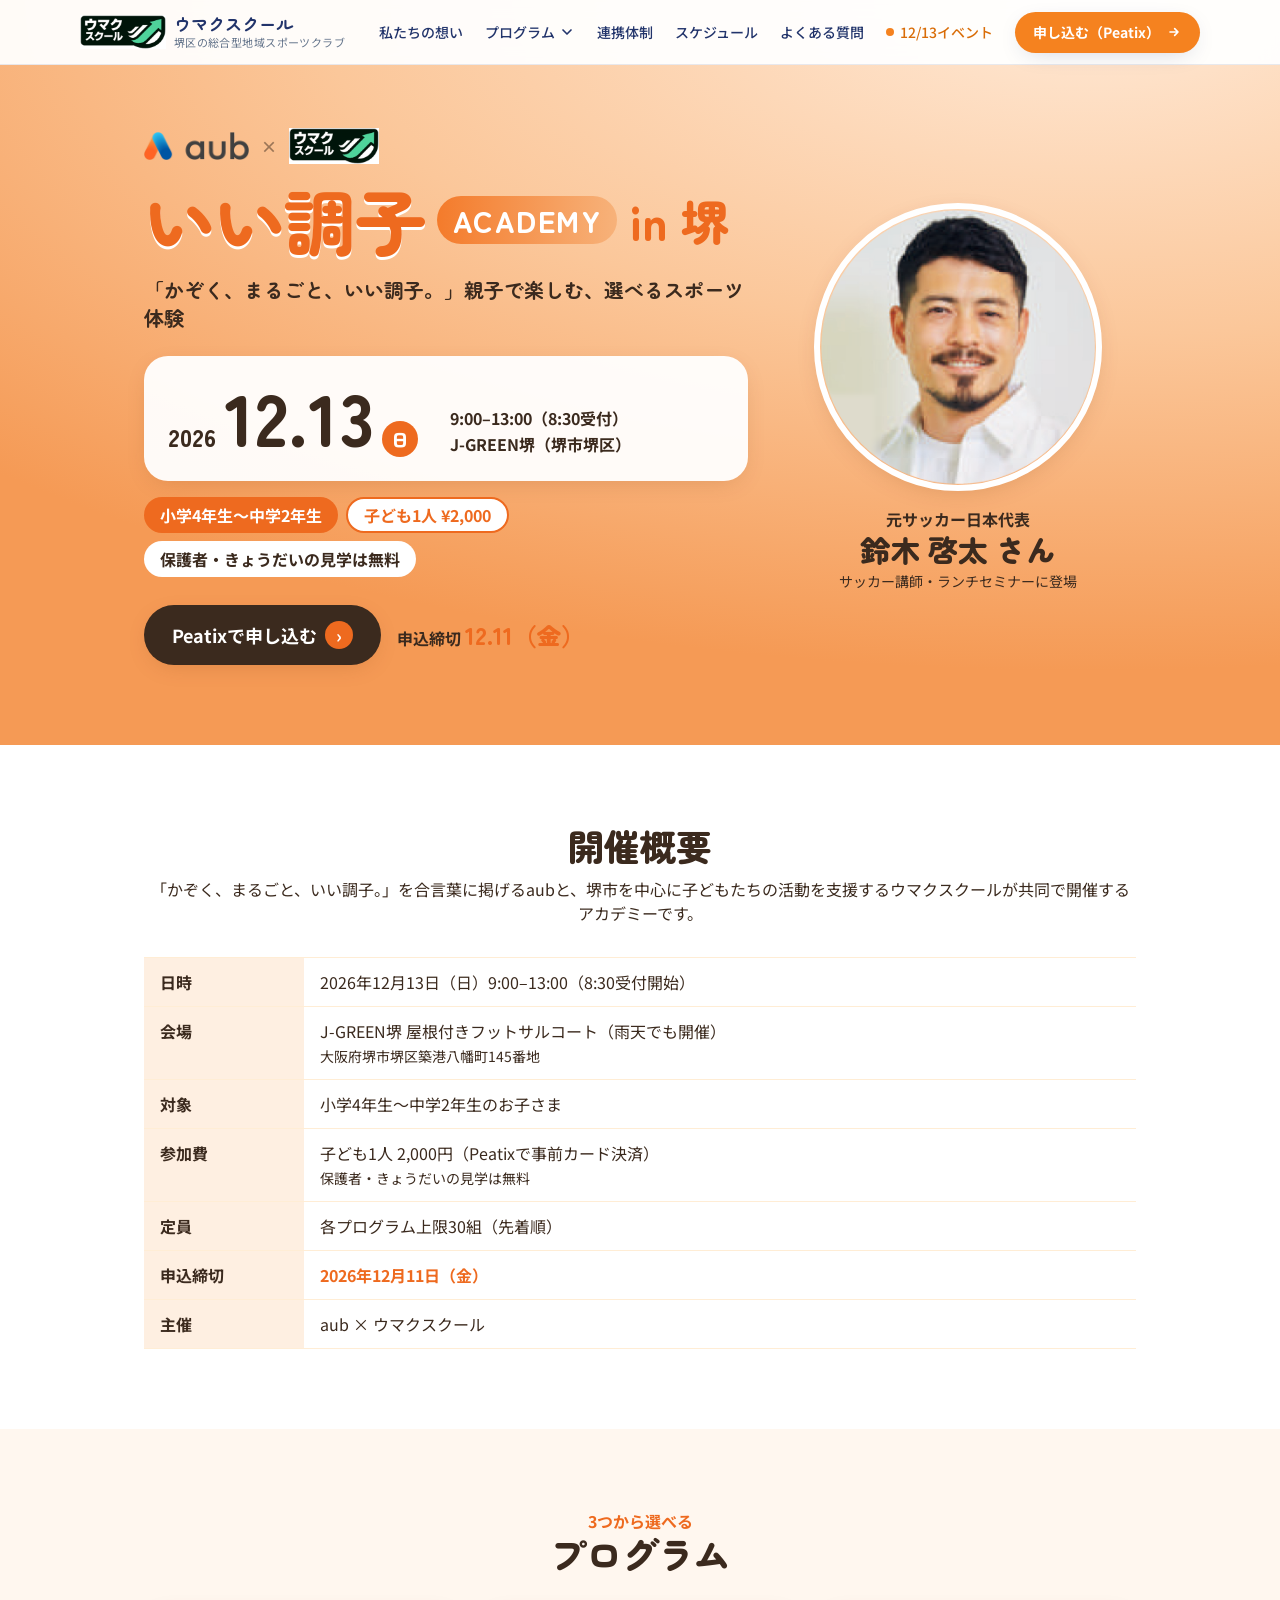
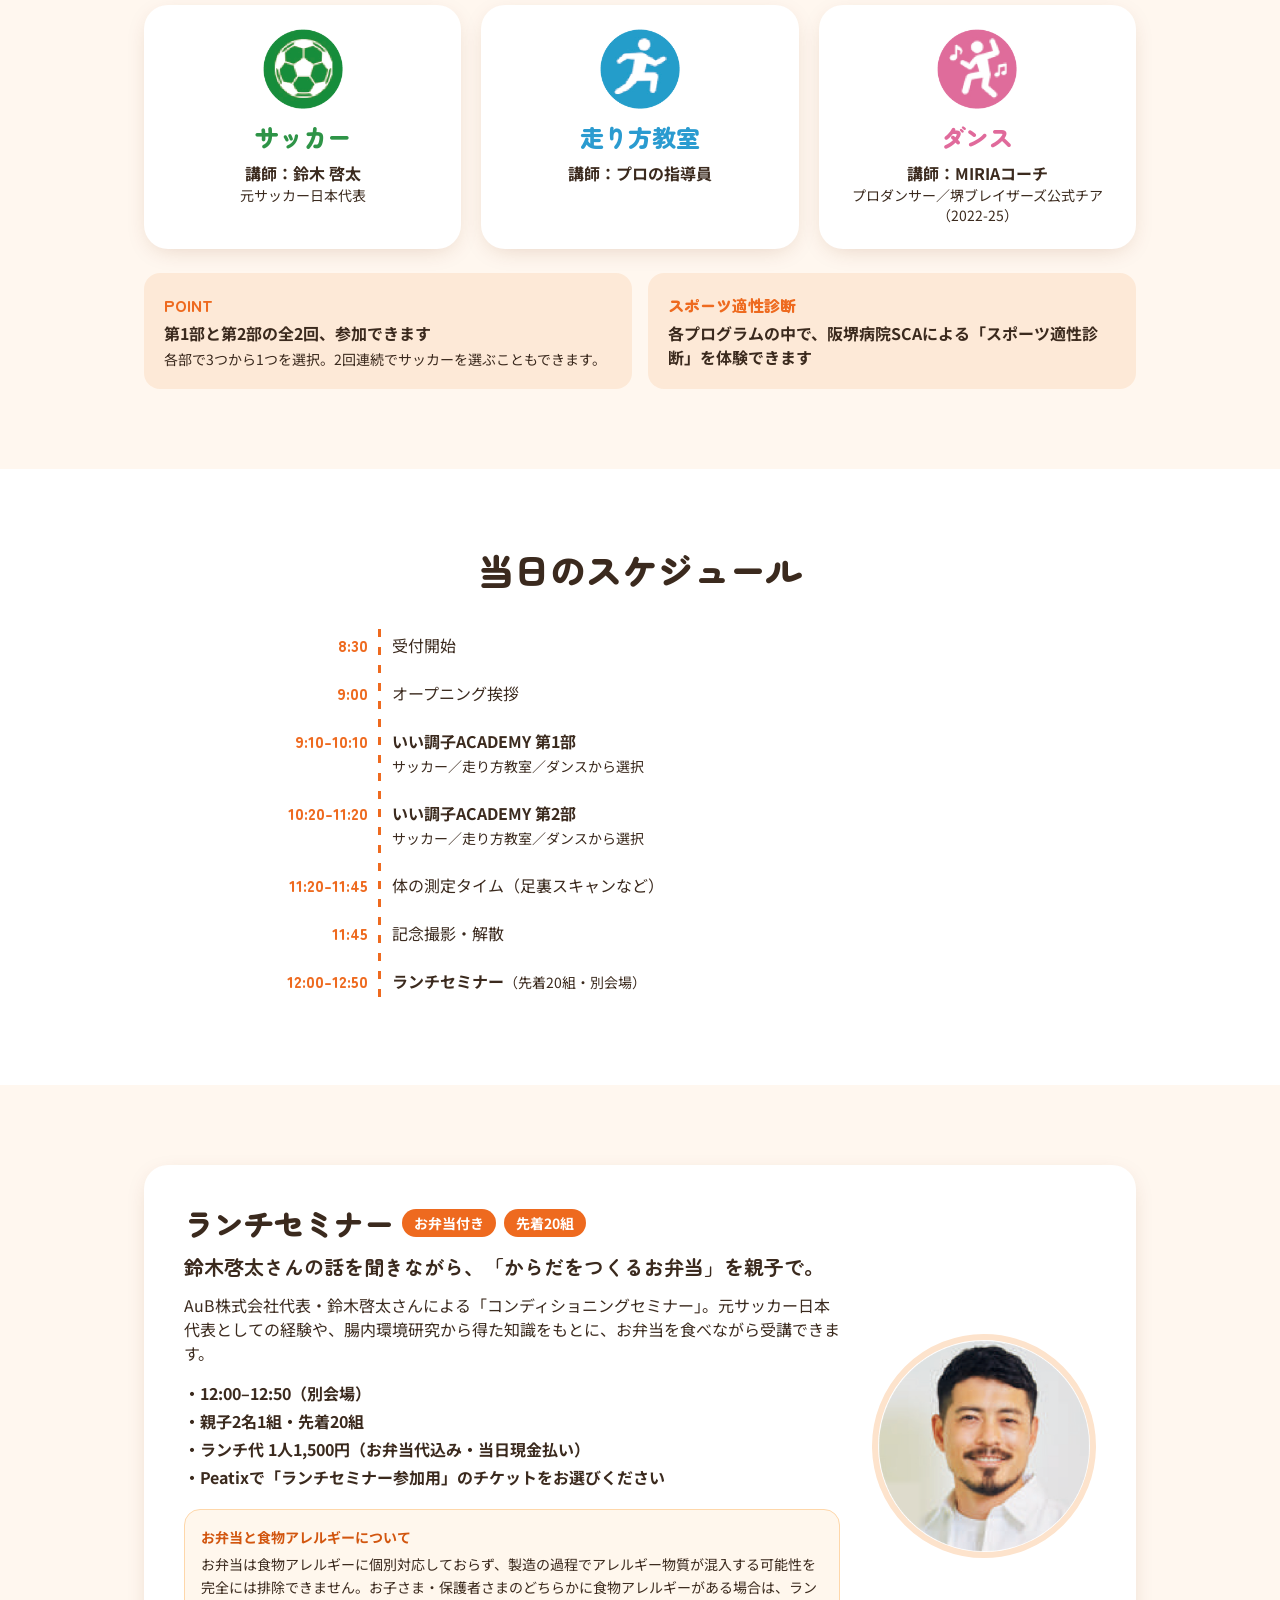
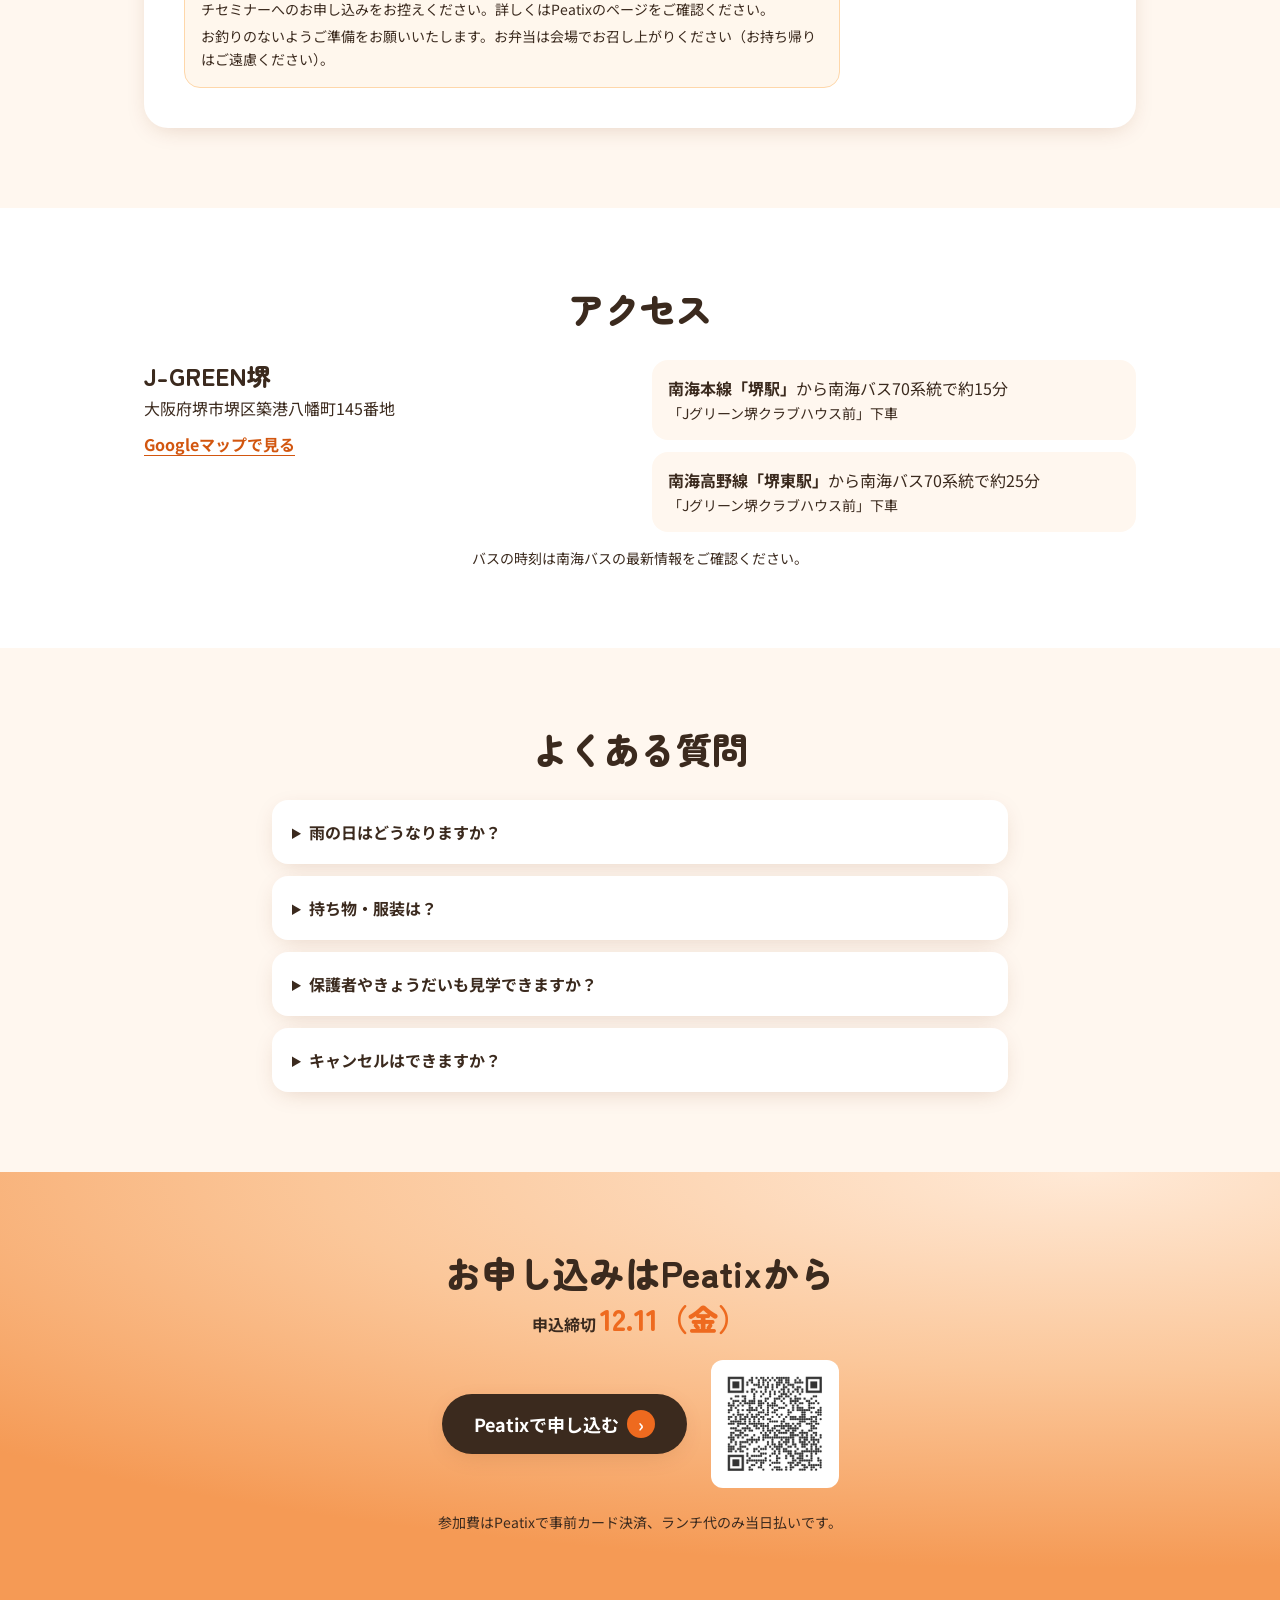
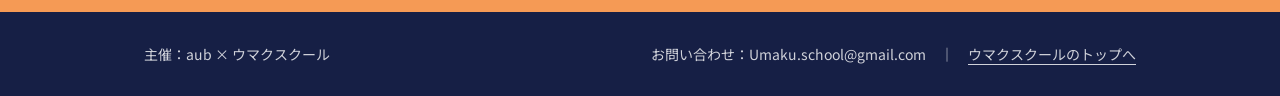
<file: academy/index.html>
<!DOCTYPE html>
<html lang="ja">
<head>
<meta charset="UTF-8">
<meta name="viewport" content="width=device-width, initial-scale=1.0">
<title>いい調子ACADEMY in 堺｜12/13（日）J-GREEN堺 親子で選べるスポーツ体験</title>
<meta name="description" content="aub×ウマクスクール共同開催。12月13日（日）J-GREEN堺で、サッカー（講師：鈴木啓太）・走り方教室・ダンスから選べるスポーツ体験。小学4年生〜中学2年生、参加費1人2,000円。申込締切12月11日（金）。">
<meta property="og:title" content="いい調子ACADEMY in 堺｜12/13（日）J-GREEN堺">
<meta property="og:description" content="サッカー・走り方教室・ダンスから選べる親子のスポーツ体験。元サッカー日本代表・鈴木啓太さんも登場。小4〜中2／参加費2,000円／申込締切12/11（金）">
<meta property="og:type" content="website">
<meta property="og:url" content="https://k-shimizu-umaku.github.io/umaku-school/academy/">
<meta property="og:image" content="https://k-shimizu-umaku.github.io/umaku-school/academy/img/ogp.png">
<meta name="twitter:card" content="summary_large_image">
<link rel="icon" type="image/png" href="../favicon.png">
<link rel="preconnect" href="https://fonts.googleapis.com">
<link rel="preconnect" href="https://fonts.gstatic.com" crossorigin>
<link href="https://fonts.googleapis.com/css2?family=Zen+Maru+Gothic:wght@500;700;900&family=Noto+Sans+JP:wght@400;500;700&display=swap" rel="stylesheet">
<link rel="stylesheet" href="index.tw.css">
<script type="text/tailwind-config">
tailwind.config = {
  theme: { extend: {
    colors: {
      kon:  { light:'#EEF3FB', DEFAULT:'#22346B', deep:'#161F45' },
      ii:   { orange:'#EE6A1F', dark:'#D2560F', peach:'#FDE3CC', cream:'#FFF7EF', ink:'#3B2A1E' },
      pg:   { green:'#2E9447', blue:'#2A9BD0', pink:'#E06A9B' },
    },
    fontFamily: { display:['"Zen Maru Gothic"','sans-serif'], body:['"Noto Sans JP"','sans-serif'] },
    boxShadow: { card:'0 6px 24px -8px rgba(120,50,0,.22)' },
  } }
}
</script>
<style>
  html { scroll-behavior:smooth; scroll-padding-top:5rem; }
  .hero-bg { background: radial-gradient(120% 90% at 85% 0%, #FFE9D6 0%, #FBC79A 50%, #F59A55 100%); }
  .ac-pill { background: linear-gradient(90deg,#F47B2B,#F7B27A); }
  .track { background-image: repeating-linear-gradient(to bottom,#EE6A1F 0 8px,transparent 8px 18px); width:3px; }
  @media (prefers-reduced-motion: reduce) { html { scroll-behavior:auto; } }
</style>
</head>
<body class="font-body text-ii-ink bg-ii-cream antialiased">

<!-- ヘッダー -->
<!-- GNAV -->
<style>
.gn{position:fixed;top:0;left:0;right:0;z-index:60;background:rgba(255,255,255,.94);-webkit-backdrop-filter:blur(8px);backdrop-filter:blur(8px);border-bottom:1px solid rgba(34,52,107,.1);font-family:"Noto Sans JP",sans-serif}
.gn *{box-sizing:border-box}
.gn-in{max-width:72rem;margin:0 auto;padding:0 16px;height:64px;display:flex;align-items:center;justify-content:space-between;gap:12px}
.gn-logo{display:flex;align-items:center;gap:8px;text-decoration:none;flex-shrink:0}
.gn-logo img{height:34px;width:auto;display:block}
.gn-logo b{display:block;font-family:"Zen Maru Gothic",sans-serif;font-weight:700;color:#22346B;font-size:17px;line-height:1.2}
.gn-logo small{display:block;color:#64748b;font-size:11px;letter-spacing:.04em}
.gn-pc{display:none;align-items:center;gap:22px;font-size:14px;font-weight:500;white-space:nowrap}
.gn-pc>a,.gn-dd>button{color:#22346B;text-decoration:none;background:none;border:0;font:inherit;cursor:pointer;padding:8px 0;display:inline-flex;align-items:center;gap:4px}
.gn-pc>a:hover,.gn-dd>button:hover{color:#F5821F}
.gn-ev{color:#D96D08!important;font-weight:700}
.gn-ev:before{content:"";width:8px;height:8px;border-radius:50%;background:#F5821F;display:inline-block;margin-right:2px}
.gn .gn-cta,.gn-pc>a.gn-cta{display:inline-flex;align-items:center;gap:6px;background:#F5821F;color:#fff!important;font-weight:700;font-size:14px;padding:10px 18px;border-radius:999px;text-decoration:none;box-shadow:0 6px 24px -10px rgba(34,52,107,.28);white-space:nowrap}
.gn .gn-cta:hover{background:#D96D08;color:#fff}
.gn-dd{position:relative}
.gn-dd svg{transition:transform .2s}
.gn-dd.open svg{transform:rotate(180deg)}
.gn-sub{position:absolute;top:100%;left:50%;transform:translateX(-50%);min-width:270px;background:#fff;border:1px solid rgba(34,52,107,.1);border-radius:16px;box-shadow:0 16px 40px -12px rgba(34,52,107,.35);padding:8px;display:none}
.gn-dd.open .gn-sub{display:block}
@media (hover:hover) and (min-width:1024px){.gn-dd:hover .gn-sub{display:block}.gn-dd:hover svg{transform:rotate(180deg)}}
.gn-sub a{display:block;padding:10px 12px;border-radius:10px;color:#22346B;text-decoration:none}
.gn-sub a:hover,.gn-sub a.cur{background:#EEF3FB}
.gn-sub a b{display:block;font-weight:700;font-size:14px}
.gn-sub a span{display:block;font-size:12px;color:#64748b;margin-top:1px}
.gn-sub hr{border:0;border-top:1px solid #eef2f7;margin:6px 4px}
.gn-sub .gn-all{font-size:13px;font-weight:700;color:#D96D08}
.gn-btn{display:inline-flex;align-items:center;justify-content:center;width:44px;height:44px;border:0;background:none;color:#22346B;border-radius:10px;cursor:pointer}
.gn-btn:hover{background:#EEF3FB}
.gn-btn .x{display:none}.gn.open .gn-btn .x{display:block}.gn.open .gn-btn .h{display:none}
.gn-sp{display:none;border-top:1px solid rgba(34,52,107,.1);background:#fff;max-height:calc(100vh - 64px);overflow-y:auto}
.gn.open .gn-sp{display:block}
.gn-sp nav{padding:8px 16px 20px;display:flex;flex-direction:column}
.gn-sp a,.gn-sp summary{display:flex;align-items:center;justify-content:space-between;padding:14px 4px;border-bottom:1px solid #f1f5f9;color:#22346B;font-weight:500;font-size:15px;text-decoration:none;cursor:pointer;list-style:none}
.gn-sp summary::-webkit-details-marker{display:none}
.gn-sp details[open] summary svg{transform:rotate(180deg)}
.gn-sp .gn-kids{background:#F8FAFC;border-radius:12px;margin:6px 0 4px;padding:2px 12px}
.gn-sp .gn-kids a{font-size:14px;padding:12px 2px}
.gn-sp .gn-kids a:last-child{border-bottom:0}
.gn-sp .gn-kids a span{font-size:11px;color:#64748b;font-weight:400;margin-left:8px;text-align:right}
.gn-sp .gn-kids a.cur{color:#D96D08;font-weight:700}
.gn-sp .gn-cta{justify-content:center;margin-top:16px;padding:14px;font-size:15px}
@media (min-width:1024px){.gn-pc{display:flex}.gn-btn,.gn-sp,.gn.open .gn-sp{display:none!important}}
@media (max-width:380px){.gn-logo small{display:none}}
@media (min-width:1024px) and (max-width:1199px){.gn-logo small{display:none}.gn-pc{gap:14px;font-size:13px}.gn .gn-cta{padding:9px 14px;font-size:13px}}
</style>
<header id="gnav" class="gn">
  <div class="gn-in">
    <a href="../" class="gn-logo" aria-label="ウマクスクールのトップへ"><img src="../img/um.png" alt=""><span><b>ウマクスクール</b><small>堺区の総合型地域スポーツクラブ</small></span></a>
    <nav class="gn-pc" aria-label="グローバルメニュー">
      <a href="../#vision">私たちの想い</a>
      <div class="gn-dd"><button type="button" aria-expanded="false" aria-haspopup="true">プログラム<svg width="16" height="16" fill="none" stroke="currentColor" stroke-width="2.5" viewBox="0 0 24 24" aria-hidden="true"><path stroke-linecap="round" stroke-linejoin="round" d="M6 9l6 6 6-6"/></svg></button>
        <div class="gn-sub"><a href="../senyo-fc.html"><b>サッカー</b><span>SENYO F.C.</span></a><a href="../dance.html"><b>ダンス</b><span>SAKAI DANCE ZONE</span></a><a href="../running/"><b>走り方教室</b><span>阪堺病院SCAの体づくりつき</span></a><a href="../volleyball/"><b>バレーボール教室</b><span>小4〜・親子OK</span></a><a href="../shokuiku/"><b>食育講習会</b><span>講師：小林勉シェフ</span></a><hr><a class="gn-all" href="../#programs">すべてのプログラムを見る →</a></div>
      </div>
      <a href="../#partners">連携体制</a><a href="../#schedule">スケジュール</a><a href="../#faq">よくある質問</a>
      <a class="gn-ev" href="../academy/" aria-current="page">12/13イベント</a>
      <a class="gn-cta" href="https://iichoshi-academy-sakai-2026.peatix.com" target="_blank" rel="noopener">申し込む（Peatix）<svg width="16" height="16" fill="none" stroke="currentColor" stroke-width="2.5" viewBox="0 0 24 24" aria-hidden="true"><path stroke-linecap="round" stroke-linejoin="round" d="M13 7l5 5-5 5M6 12h12"/></svg></a>
    </nav>
    <button type="button" class="gn-btn" aria-label="メニューを開く" aria-expanded="false" aria-controls="gnavSp">
      <svg class="h" width="28" height="28" fill="none" stroke="currentColor" stroke-width="2" viewBox="0 0 24 24"><path stroke-linecap="round" d="M4 7h16M4 12h16M4 17h16"/></svg>
      <svg class="x" width="28" height="28" fill="none" stroke="currentColor" stroke-width="2" viewBox="0 0 24 24"><path stroke-linecap="round" d="M6 6l12 12M18 6L6 18"/></svg>
    </button>
  </div>
  <div id="gnavSp" class="gn-sp">
    <nav aria-label="メニュー">
      <a href="../academy/" style="color:#D96D08;font-weight:700">● 12/13イベント「いい調子ACADEMY in 堺」</a>
      <a href="../#vision">私たちの想い</a>
      <details open><summary>プログラム<svg width="16" height="16" fill="none" stroke="currentColor" stroke-width="2.5" viewBox="0 0 24 24" aria-hidden="true"><path stroke-linecap="round" stroke-linejoin="round" d="M6 9l6 6 6-6"/></svg></summary><div class="gn-kids"><a href="../senyo-fc.html">サッカー<span>SENYO F.C.</span></a><a href="../dance.html">ダンス<span>SAKAI DANCE ZONE</span></a><a href="../running/">走り方教室<span>阪堺病院SCAの体づくりつき</span></a><a href="../volleyball/">バレーボール教室<span>小4〜・親子OK</span></a><a href="../shokuiku/">食育講習会<span>講師：小林勉シェフ</span></a><a href="../#programs" style="color:#D96D08;font-weight:700">すべてのプログラムを見る</a></div></details>
      <a href="../#partners">連携体制</a><a href="../#schedule">スケジュール</a><a href="../#faq">よくある質問</a>
      <a class="gn-cta" href="https://iichoshi-academy-sakai-2026.peatix.com" target="_blank" rel="noopener">申し込む（Peatix）<svg width="16" height="16" fill="none" stroke="currentColor" stroke-width="2.5" viewBox="0 0 24 24" aria-hidden="true"><path stroke-linecap="round" stroke-linejoin="round" d="M13 7l5 5-5 5M6 12h12"/></svg></a>
    </nav>
  </div>
</header>
<script>
(function(){var g=document.getElementById('gnav');if(!g)return;
var b=g.querySelector('.gn-btn'),d=g.querySelector('.gn-dd'),db=d&&d.querySelector('button');
if(b)b.addEventListener('click',function(){var o=g.classList.toggle('open');b.setAttribute('aria-expanded',o);b.setAttribute('aria-label',o?'メニューを閉じる':'メニューを開く');});
g.querySelectorAll('.gn-sp a').forEach(function(a){a.addEventListener('click',function(){g.classList.remove('open');b&&b.setAttribute('aria-expanded','false');});});
if(db)db.addEventListener('click',function(e){e.stopPropagation();var o=d.classList.toggle('open');db.setAttribute('aria-expanded',o);});
document.addEventListener('click',function(e){if(d&&!d.contains(e.target)){d.classList.remove('open');db&&db.setAttribute('aria-expanded','false');}});
document.addEventListener('keydown',function(e){if(e.key==='Escape'){g.classList.remove('open');d&&d.classList.remove('open');}});
})();
</script>
<!-- /GNAV -->

<main>
<!-- ヒーロー -->
<section class="hero-bg pt-24 pb-14 md:pt-32 md:pb-20">
  <div class="max-w-5xl mx-auto px-4 grid md:grid-cols-[1.7fr_1fr] gap-8 items-center">
    <div class="min-w-0">
      <div class="flex items-center gap-3 mb-5">
        <img src="img/aub.png" alt="aub" class="h-7 w-auto">
        <span class="text-ii-ink/50 font-bold">×</span>
        <img src="img/um.png" alt="ウマクスクール" class="h-9 w-auto">
      </div>
      <h1 class="font-display font-black leading-none">
        <span class="sr-only">いい調子ACADEMY in 堺</span>
        <span aria-hidden="true" class="flex flex-wrap items-center gap-x-3 gap-y-2">
          <span class="text-ii-orange text-6xl lg:text-7xl tracking-tight" style="text-shadow:0 3px 0 #fff">いい調子</span>
          <span class="ac-pill text-white rounded-full px-4 py-1.5 text-2xl lg:text-3xl tracking-wider">ACADEMY</span>
          <span class="text-ii-orange text-4xl lg:text-5xl">in 堺</span>
        </span>
      </h1>
      <p class="mt-5 font-display font-bold text-lg md:text-xl">「かぞく、まるごと、いい調子。」<br class="sm:hidden">親子で楽しむ、選べるスポーツ体験</p>

      <div class="mt-6 bg-white/95 rounded-3xl shadow-card p-5 md:p-6 flex flex-wrap items-end gap-x-8 gap-y-3">
        <div class="font-display font-black leading-none flex items-baseline gap-2">
          <span class="text-2xl">2026</span><span class="text-6xl md:text-7xl">12.13</span>
          <span class="inline-grid place-items-center w-9 h-9 rounded-full bg-ii-orange text-white text-lg">日</span>
        </div>
        <div class="font-bold leading-relaxed">9:00–13:00（8:30受付）<br>J-GREEN堺（堺市堺区）</div>
      </div>
      <div class="mt-4 flex flex-wrap gap-2 font-bold text-sm md:text-base">
        <span class="bg-ii-orange text-white rounded-full px-4 py-1.5">小学4年生〜中学2年生</span>
        <span class="bg-white text-ii-orange border-2 border-ii-orange rounded-full px-4 py-1">子ども1人 ¥2,000</span>
        <span class="bg-white text-ii-ink rounded-full px-4 py-1.5">保護者・きょうだいの見学は無料</span>
      </div>
      <div class="mt-7 flex flex-wrap items-center gap-4">
        <a href="https://iichoshi-academy-sakai-2026.peatix.com" target="_blank" rel="noopener" class="inline-flex items-center gap-2 bg-ii-ink hover:bg-black text-white font-bold text-lg px-7 py-4 rounded-full shadow-card transition-colors">
          Peatixで申し込む
          <span class="inline-grid place-items-center w-7 h-7 rounded-full bg-ii-orange">›</span>
        </a>
        <p class="font-bold">申込締切 <span class="font-display font-black text-ii-orange text-2xl">12.11（金）</span></p>
      </div>
    </div>
    <div class="flex flex-col items-center text-center">
      <img src="img/suzuki.png" alt="鈴木啓太さん" class="w-56 h-56 md:w-72 md:h-72 rounded-full border-[6px] border-white shadow-card" width="306" height="306">
      <p class="mt-4 font-bold">元サッカー日本代表</p>
      <p class="font-display font-black text-3xl">鈴木 啓太 さん</p>
      <p class="mt-1 text-sm">サッカー講師・ランチセミナーに登場</p>
    </div>
  </div>
</section>

<!-- 開催概要 -->
<section class="py-14 md:py-20 bg-white">
  <div class="max-w-5xl mx-auto px-4">
    <h2 class="font-display font-black text-3xl md:text-4xl text-center">開催概要</h2>
    <p class="mt-3 text-center">「かぞく、まるごと、いい調子。」を合言葉に掲げるaubと、堺市を中心に子どもたちの活動を支援するウマクスクールが共同で開催するアカデミーです。</p>
    <div class="mt-8 overflow-x-auto">
      <dl class="grid sm:grid-cols-[10rem_1fr] border-t border-orange-100 min-w-0">
        <dt class="font-bold bg-ii-peach/60 px-4 py-3 sm:border-b border-orange-100">日時</dt><dd class="px-4 py-3 border-b border-orange-100">2026年12月13日（日）9:00–13:00（8:30受付開始）</dd>
        <dt class="font-bold bg-ii-peach/60 px-4 py-3 sm:border-b border-orange-100">会場</dt><dd class="px-4 py-3 border-b border-orange-100">J-GREEN堺 屋根付きフットサルコート（雨天でも開催）<br><span class="text-sm">大阪府堺市堺区築港八幡町145番地</span></dd>
        <dt class="font-bold bg-ii-peach/60 px-4 py-3 sm:border-b border-orange-100">対象</dt><dd class="px-4 py-3 border-b border-orange-100">小学4年生〜中学2年生のお子さま</dd>
        <dt class="font-bold bg-ii-peach/60 px-4 py-3 sm:border-b border-orange-100">参加費</dt><dd class="px-4 py-3 border-b border-orange-100">子ども1人 2,000円（Peatixで事前カード決済）<br><span class="text-sm">保護者・きょうだいの見学は無料</span></dd>
        <dt class="font-bold bg-ii-peach/60 px-4 py-3 sm:border-b border-orange-100">定員</dt><dd class="px-4 py-3 border-b border-orange-100">各プログラム上限30組（先着順）</dd>
        <dt class="font-bold bg-ii-peach/60 px-4 py-3 sm:border-b border-orange-100">申込締切</dt><dd class="px-4 py-3 border-b border-orange-100 font-bold text-ii-orange">2026年12月11日（金）</dd>
        <dt class="font-bold bg-ii-peach/60 px-4 py-3 sm:border-b border-orange-100">主催</dt><dd class="px-4 py-3 border-b border-orange-100">aub × ウマクスクール</dd>
      </dl>
    </div>
  </div>
</section>

<!-- プログラム -->
<section class="py-14 md:py-20">
  <div class="max-w-5xl mx-auto px-4">
    <p class="text-center font-bold text-ii-orange">3つから選べる</p>
    <h2 class="font-display font-black text-3xl md:text-4xl text-center">プログラム</h2>
    <div class="mt-8 grid sm:grid-cols-3 gap-5">
      <article class="bg-white rounded-3xl shadow-card p-6 text-center">
        <img src="img/ic_soccer.png" alt="" class="w-20 h-20 mx-auto">
        <h3 class="mt-3 font-display font-black text-2xl text-pg-green">サッカー</h3>
        <p class="mt-2 font-bold">講師：鈴木 啓太</p><p class="text-sm">元サッカー日本代表</p>
      </article>
      <article class="bg-white rounded-3xl shadow-card p-6 text-center">
        <img src="img/ic_run.png" alt="" class="w-20 h-20 mx-auto">
        <h3 class="mt-3 font-display font-black text-2xl text-pg-blue">走り方教室</h3>
        <p class="mt-2 font-bold">講師：プロの指導員</p>
      </article>
      <article class="bg-white rounded-3xl shadow-card p-6 text-center">
        <img src="img/ic_dance.png" alt="" class="w-20 h-20 mx-auto">
        <h3 class="mt-3 font-display font-black text-2xl text-pg-pink">ダンス</h3>
        <p class="mt-2 font-bold">講師：MIRIAコーチ</p><p class="text-sm">プロダンサー／堺ブレイザーズ公式チア（2022-25）</p>
      </article>
    </div>
    <div class="mt-6 grid md:grid-cols-2 gap-4">
      <div class="bg-ii-peach/70 rounded-2xl p-5">
        <p class="font-display font-black text-ii-orange">POINT</p>
        <p class="mt-1 font-bold">第1部と第2部の全2回、参加できます</p>
        <p class="text-sm mt-1">各部で3つから1つを選択。2回連続でサッカーを選ぶこともできます。</p>
      </div>
      <div class="bg-ii-peach/70 rounded-2xl p-5">
        <p class="font-display font-black text-ii-orange">スポーツ適性診断</p>
        <p class="mt-1 font-bold">各プログラムの中で、阪堺病院SCAによる「スポーツ適性診断」を体験できます</p>
      </div>
    </div>
  </div>
</section>

<!-- スケジュール -->
<section class="py-14 md:py-20 bg-white">
  <div class="max-w-3xl mx-auto px-4">
    <h2 class="font-display font-black text-3xl md:text-4xl text-center">当日のスケジュール</h2>
    <ol class="mt-8 relative">
      <div class="track absolute left-[6.6rem] top-2 bottom-2" aria-hidden="true"></div>
      <li class="grid grid-cols-[6rem_1fr] gap-6 py-3"><span class="font-display font-black text-ii-orange text-right">8:30</span><span>受付開始</span></li>
      <li class="grid grid-cols-[6rem_1fr] gap-6 py-3"><span class="font-display font-black text-ii-orange text-right">9:00</span><span>オープニング挨拶</span></li>
      <li class="grid grid-cols-[6rem_1fr] gap-6 py-3"><span class="font-display font-black text-ii-orange text-right">9:10–10:10</span><span><b>いい調子ACADEMY 第1部</b><br><span class="text-sm">サッカー／走り方教室／ダンスから選択</span></span></li>
      <li class="grid grid-cols-[6rem_1fr] gap-6 py-3"><span class="font-display font-black text-ii-orange text-right">10:20–11:20</span><span><b>いい調子ACADEMY 第2部</b><br><span class="text-sm">サッカー／走り方教室／ダンスから選択</span></span></li>
      <li class="grid grid-cols-[6rem_1fr] gap-6 py-3"><span class="font-display font-black text-ii-orange text-right">11:20–11:45</span><span>体の測定タイム（足裏スキャンなど）</span></li>
      <li class="grid grid-cols-[6rem_1fr] gap-6 py-3"><span class="font-display font-black text-ii-orange text-right">11:45</span><span>記念撮影・解散</span></li>
      <li class="grid grid-cols-[6rem_1fr] gap-6 py-3"><span class="font-display font-black text-ii-orange text-right">12:00–12:50</span><span><b>ランチセミナー</b><span class="text-sm">（先着20組・別会場）</span></span></li>
    </ol>
  </div>
</section>

<!-- ランチセミナー -->
<section class="py-14 md:py-20">
  <div class="max-w-5xl mx-auto px-4">
    <div class="bg-white rounded-3xl shadow-card p-6 md:p-10 grid md:grid-cols-[1fr_14rem] gap-8 items-center">
      <div class="min-w-0">
        <div class="flex flex-wrap items-center gap-2">
          <h2 class="font-display font-black text-3xl">ランチセミナー</h2>
          <span class="bg-ii-orange text-white font-bold rounded-full px-3 py-1 text-sm">お弁当付き</span>
          <span class="bg-ii-orange text-white font-bold rounded-full px-3 py-1 text-sm">先着20組</span>
        </div>
        <p class="mt-3 font-display font-bold text-xl">鈴木啓太さんの話を聞きながら、「からだをつくるお弁当」を親子で。</p>
        <p class="mt-3">AuB株式会社代表・鈴木啓太さんによる「コンディショニングセミナー」。元サッカー日本代表としての経験や、腸内環境研究から得た知識をもとに、お弁当を食べながら受講できます。</p>
        <ul class="mt-4 space-y-1 font-bold">
          <li>・12:00–12:50（別会場）</li>
          <li>・親子2名1組・先着20組</li>
          <li>・ランチ代 1人1,500円（お弁当代込み・当日現金払い）</li>
          <li>・Peatixで「ランチセミナー参加用」のチケットをお選びください</li>
        </ul>
        <div class="mt-5 bg-orange-50 border border-orange-200 rounded-2xl p-4 text-sm leading-relaxed">
          <p class="font-bold text-ii-dark">お弁当と食物アレルギーについて</p>
          <p class="mt-1">お弁当は食物アレルギーに個別対応しておらず、製造の過程でアレルギー物質が混入する可能性を完全には排除できません。お子さま・保護者さまのどちらかに食物アレルギーがある場合は、ランチセミナーへのお申し込みをお控えください。詳しくはPeatixのページをご確認ください。</p>
          <p class="mt-1">お釣りのないようご準備をお願いいたします。お弁当は会場でお召し上がりください（お持ち帰りはご遠慮ください）。</p>
        </div>
      </div>
      <img src="img/suzuki.png" alt="鈴木啓太さん" class="w-48 h-48 md:w-56 md:h-56 rounded-full mx-auto border-[6px] border-ii-peach" width="306" height="306" loading="lazy">
    </div>
  </div>
</section>

<!-- アクセス -->
<section class="py-14 md:py-20 bg-white">
  <div class="max-w-5xl mx-auto px-4">
    <h2 class="font-display font-black text-3xl md:text-4xl text-center">アクセス</h2>
    <div class="mt-8 grid md:grid-cols-2 gap-6">
      <div>
        <p class="font-display font-black text-2xl">J-GREEN堺</p>
        <p class="mt-1">大阪府堺市堺区築港八幡町145番地</p>
        <a class="inline-block mt-3 text-ii-dark font-bold underline underline-offset-4" href="https://www.google.com/maps/search/?api=1&query=J-GREEN%E5%A0%BA" target="_blank" rel="noopener">Googleマップで見る</a>
      </div>
      <ul class="space-y-3">
        <li class="bg-ii-cream rounded-2xl p-4"><b>南海本線「堺駅」</b>から南海バス70系統で約15分<br><span class="text-sm">「Jグリーン堺クラブハウス前」下車</span></li>
        <li class="bg-ii-cream rounded-2xl p-4"><b>南海高野線「堺東駅」</b>から南海バス70系統で約25分<br><span class="text-sm">「Jグリーン堺クラブハウス前」下車</span></li>
      </ul>
    </div>
    <p class="mt-4 text-sm text-center">バスの時刻は南海バスの最新情報をご確認ください。</p>
  </div>
</section>

<!-- よくある質問 -->
<section class="py-14 md:py-20">
  <div class="max-w-3xl mx-auto px-4">
    <h2 class="font-display font-black text-3xl md:text-4xl text-center">よくある質問</h2>
    <div class="mt-8 space-y-3">
      <details class="bg-white rounded-2xl shadow-card p-5"><summary class="font-bold cursor-pointer">雨の日はどうなりますか？</summary><p class="mt-2">屋根付きコートのため、雨天でも開催します。警報発令などで中止する場合は、前日18時までにPeatixのメッセージでお知らせし、チケット代を全額返金します。</p></details>
      <details class="bg-white rounded-2xl shadow-card p-5"><summary class="font-bold cursor-pointer">持ち物・服装は？</summary><p class="mt-2">気温に合わせた運動しやすい服装でお越しください。水分補給用の飲み水もお持ちください（コート内での水分補給は水のみです）。</p></details>
      <details class="bg-white rounded-2xl shadow-card p-5"><summary class="font-bold cursor-pointer">保護者やきょうだいも見学できますか？</summary><p class="mt-2">はい、見学は無料です。申込フォームで、一緒に来場される方の人数をお知らせください。</p></details>
      <details class="bg-white rounded-2xl shadow-card p-5"><summary class="font-bold cursor-pointer">キャンセルはできますか？</summary><p class="mt-2">ご自身の都合・体調不良によるキャンセルは、12月11日（金）中まで全額返金します。12月12日（土）以降と当日の欠席は返金できません。詳しくはPeatixのページをご確認ください。</p></details>
    </div>
  </div>
</section>

<!-- 申込 -->
<section class="hero-bg py-14 md:py-20">
  <div class="max-w-3xl mx-auto px-4 text-center">
    <h2 class="font-display font-black text-3xl md:text-4xl">お申し込みはPeatixから</h2>
    <p class="mt-2 font-bold">申込締切 <span class="font-display font-black text-ii-orange text-3xl">12.11（金）</span></p>
    <div class="mt-6 flex flex-col sm:flex-row items-center justify-center gap-6">
      <a href="https://iichoshi-academy-sakai-2026.peatix.com" target="_blank" rel="noopener" class="inline-flex items-center gap-2 bg-ii-ink hover:bg-black text-white font-bold text-lg px-8 py-4 rounded-full shadow-card transition-colors">
        Peatixで申し込む <span class="inline-grid place-items-center w-7 h-7 rounded-full bg-ii-orange">›</span>
      </a>
      <img src="img/qr.png" alt="Peatixの申込ページのQRコード" class="w-32 h-32 bg-white p-2 rounded-xl hidden sm:block" width="318" height="318">
    </div>
    <p class="mt-6 text-sm">参加費はPeatixで事前カード決済、ランチ代のみ当日払いです。</p>
  </div>
</section>
</main>

<footer class="bg-kon-deep text-white/80 text-sm">
  <div class="max-w-5xl mx-auto px-4 py-8 flex flex-col sm:flex-row gap-3 justify-between">
    <p>主催：aub × ウマクスクール</p>
    <p>お問い合わせ：Umaku.school@gmail.com　｜　<a href="../" class="underline underline-offset-4">ウマクスクールのトップへ</a></p>
  </div>
</footer>
</body>
</html>
</file>
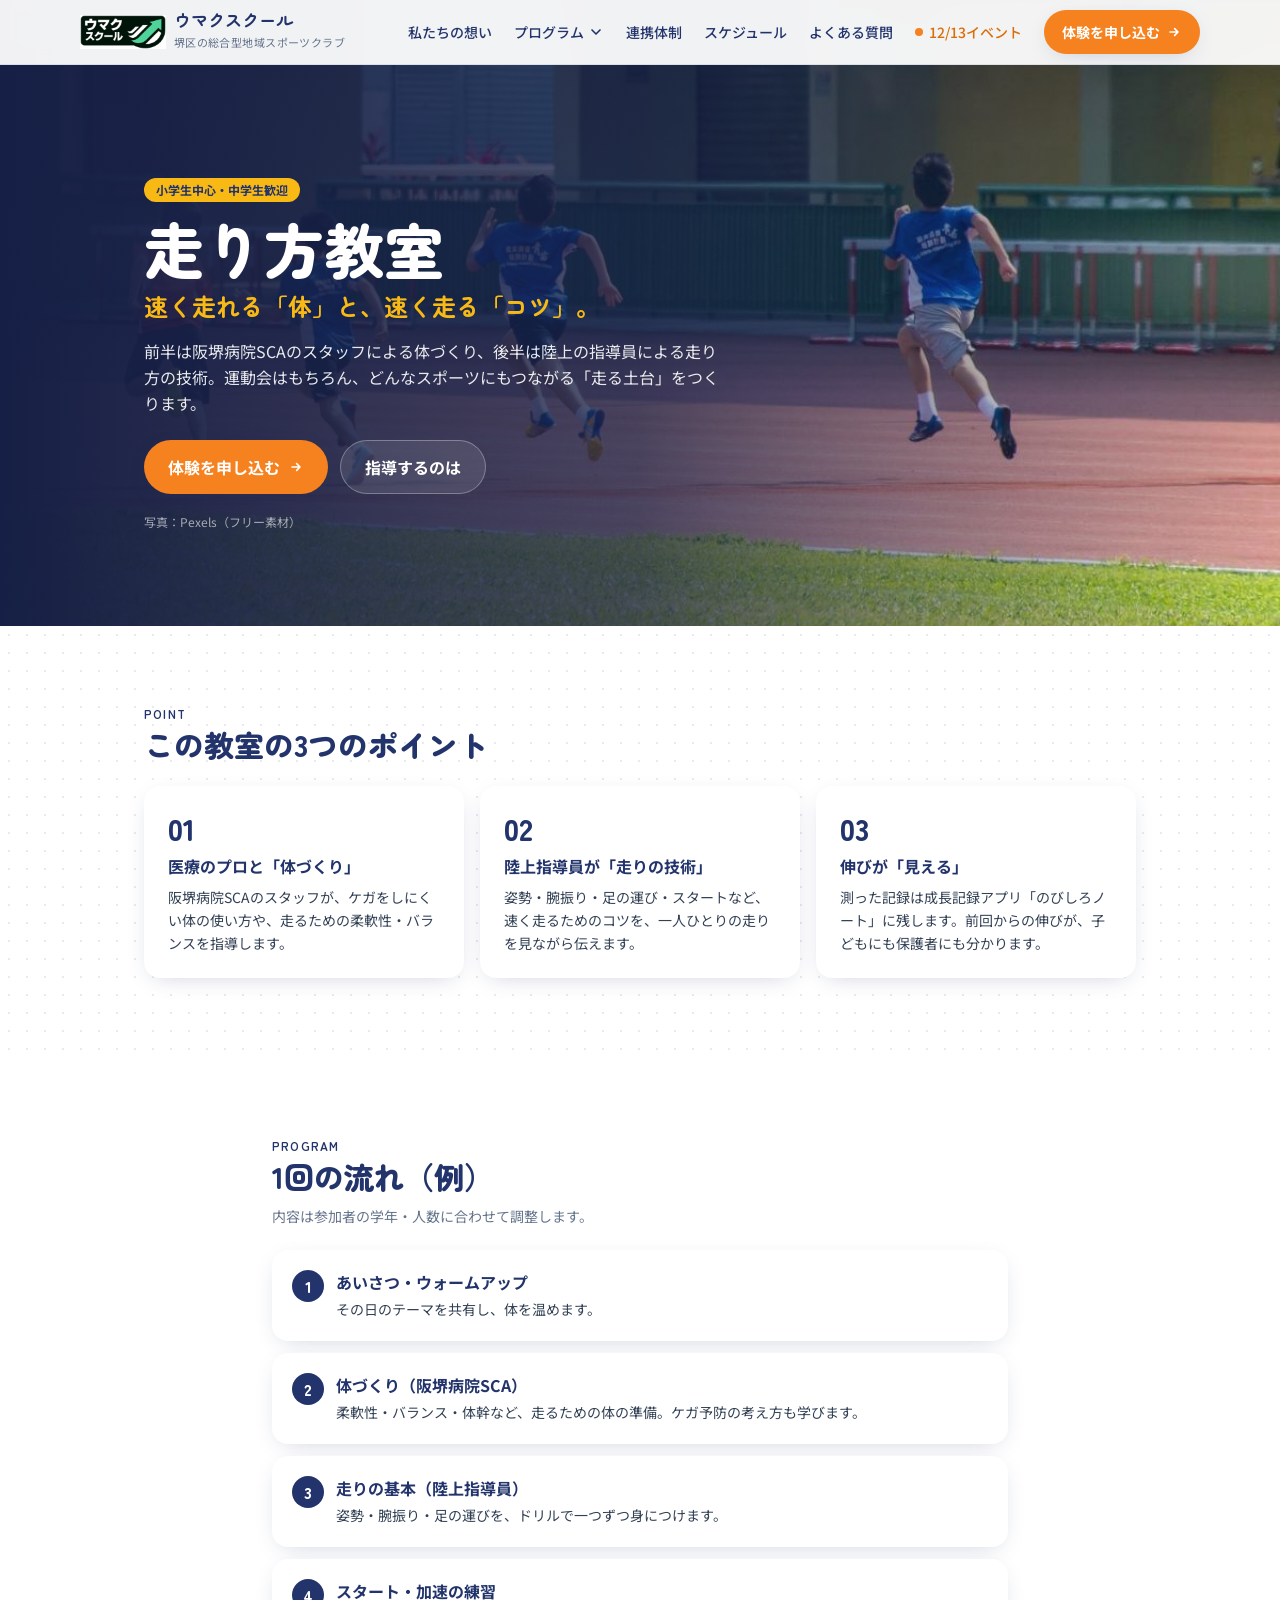
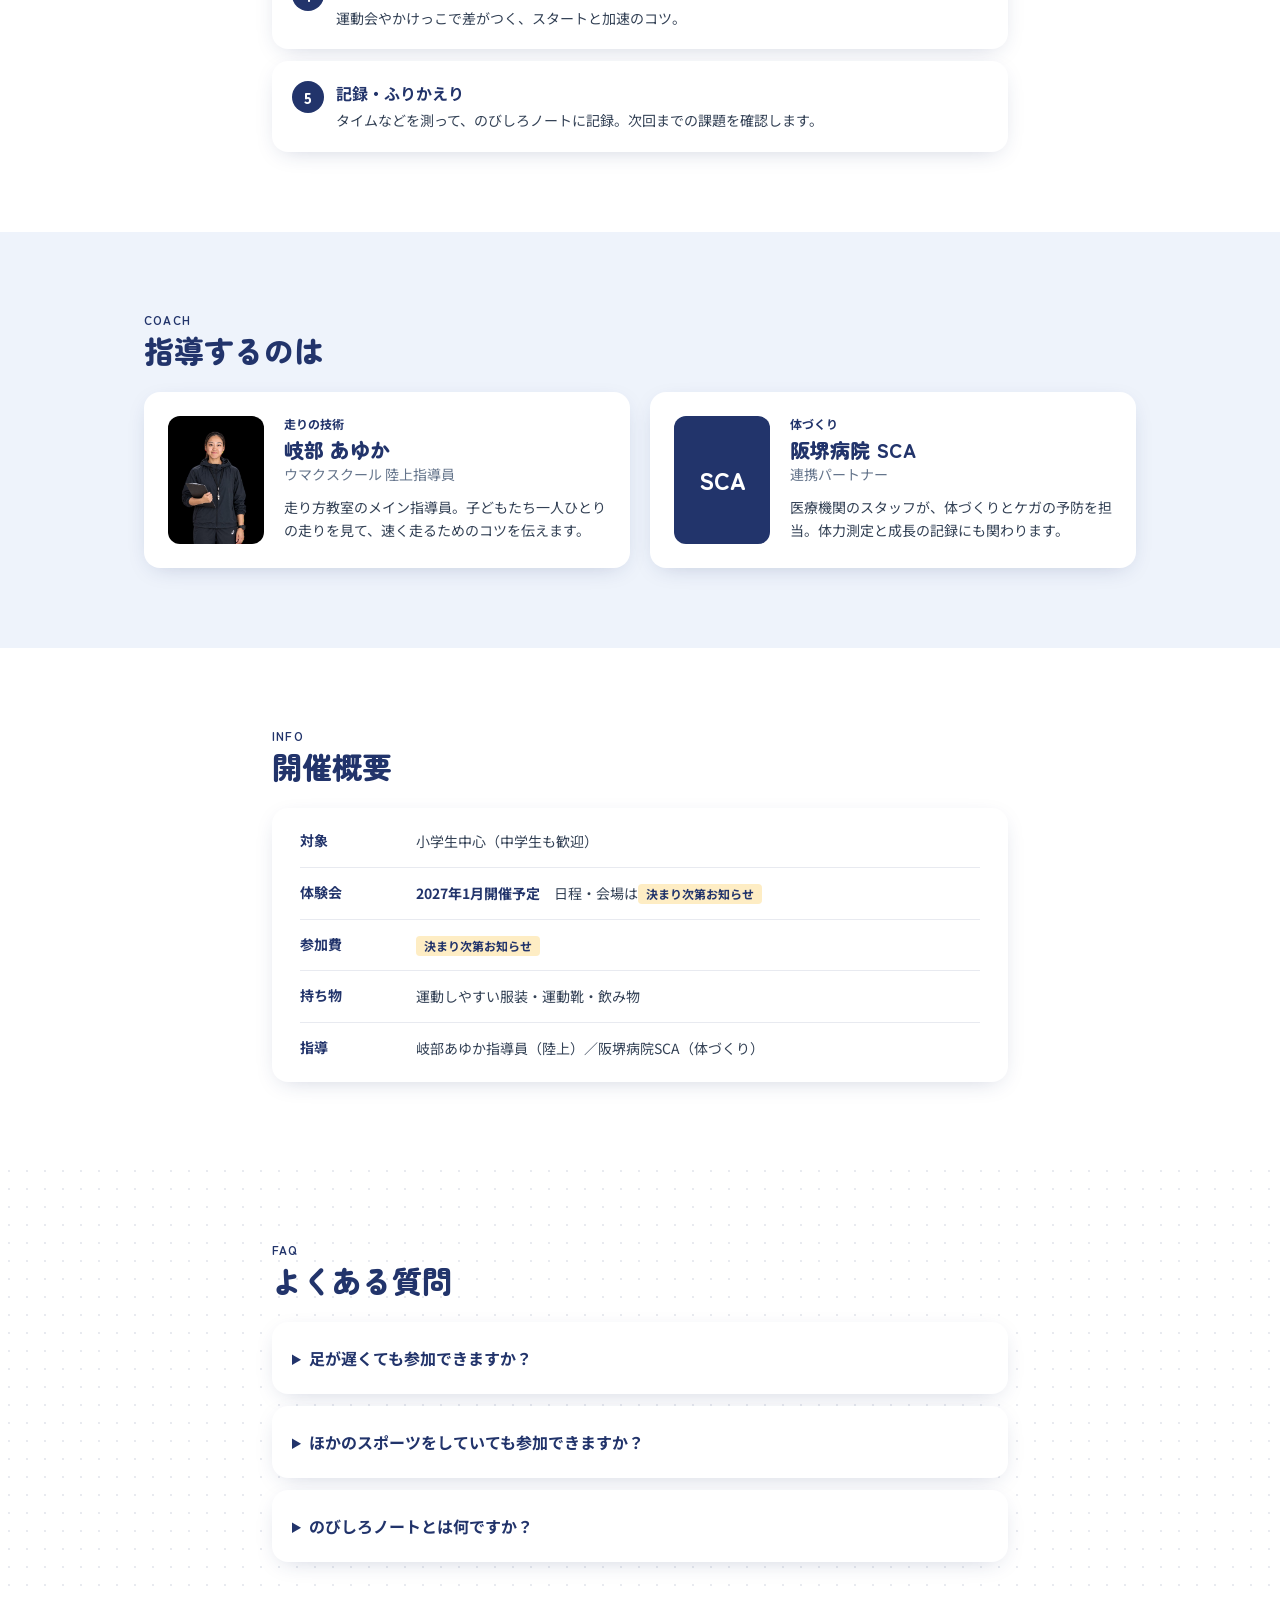
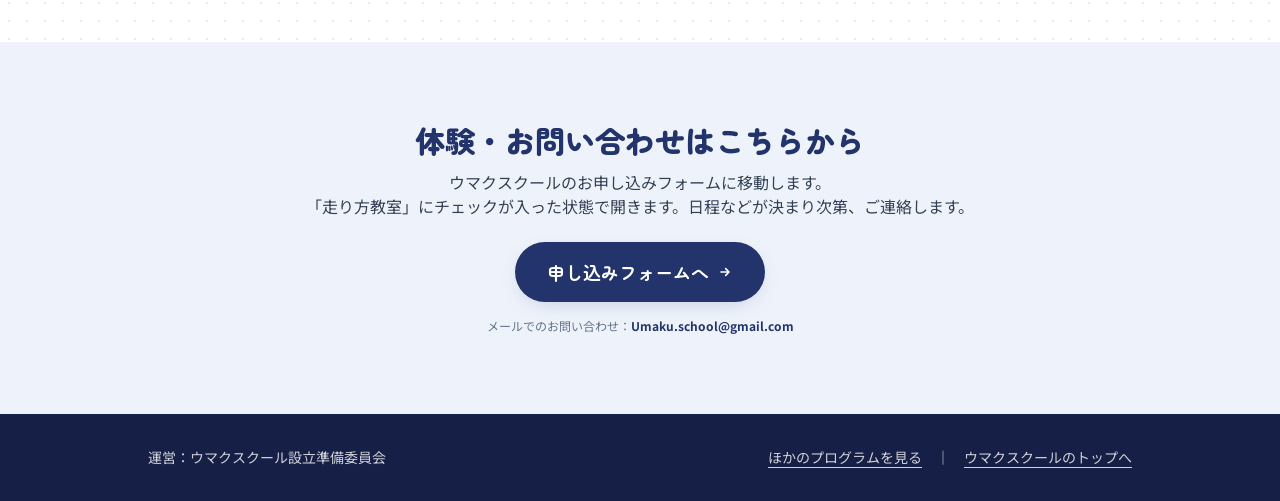
<file: running/index.html>
<!DOCTYPE html>
<html lang="ja">
<head>
<meta charset="UTF-8">
<meta name="viewport" content="width=device-width, initial-scale=1.0">
<title>走り方教室｜ウマクスクール</title>
<meta name="description" content="阪堺病院SCAの体づくりと、岐部あゆか指導員による走り方の技術を一緒に学ぶ、ウマクスクールの走り方教室。小学生中心・中学生歓迎。体験会は2027年1月開催予定。">
<meta property="og:title" content="走り方教室｜ウマクスクール">
<meta property="og:description" content="阪堺病院SCAの体づくりと、岐部あゆか指導員による走り方の技術を一緒に学ぶ、ウマクスクールの走り方教室。小学生中心・中学生歓迎。体験会は2027年1月開催予定。">
<meta property="og:type" content="website">
<meta property="og:url" content="https://k-shimizu-umaku.github.io/umaku-school/running/">
<link rel="preconnect" href="https://fonts.googleapis.com">
<link rel="preconnect" href="https://fonts.gstatic.com" crossorigin>
<link href="https://fonts.googleapis.com/css2?family=Zen+Maru+Gothic:wght@500;700;900&family=Noto+Sans+JP:wght@400;500;700&display=swap" rel="stylesheet">
<link rel="stylesheet" href="index.tw.css">
<script type="text/tailwind-config">
tailwind.config = {
  theme: { extend: {
    colors: {
      kon:  { light:'#EEF3FB', DEFAULT:'#22346B', deep:'#161F45' },
      vita: { orange:'#F5821F', dark:'#D96D08', green:'#3E9B4F', greenlight:'#E9F5EB', yellow:'#F9B915' },
      ac:   { DEFAULT:'#22346B', dark:'#161F45', soft:'#EEF3FB' },
    },
    fontFamily: { display:['"Zen Maru Gothic"','sans-serif'], body:['"Noto Sans JP"','sans-serif'] },
    boxShadow: { card:'0 6px 24px -10px rgba(34,52,107,.28)' },
  } }
}
</script>
<style>
  html { scroll-behavior:smooth; scroll-padding-top:5rem; }
  .lane { background-image: repeating-linear-gradient(90deg, rgba(255,255,255,.18) 0 2px, transparent 2px 64px); }
  .dots { background-image: radial-gradient(rgba(34,52,107,.10) 1.5px, transparent 1.5px); background-size:18px 18px; }
  @media (prefers-reduced-motion: reduce) { html { scroll-behavior:auto; } }
</style>
</head>
<body class="font-body text-[15px] md:text-base text-slate-700 bg-white antialiased">

<!-- GNAV -->
<style>
.gn{position:fixed;top:0;left:0;right:0;z-index:60;background:rgba(255,255,255,.94);-webkit-backdrop-filter:blur(8px);backdrop-filter:blur(8px);border-bottom:1px solid rgba(34,52,107,.1);font-family:"Noto Sans JP",sans-serif}
.gn *{box-sizing:border-box}
.gn-in{max-width:72rem;margin:0 auto;padding:0 16px;height:64px;display:flex;align-items:center;justify-content:space-between;gap:12px}
.gn-logo{display:flex;align-items:center;gap:8px;text-decoration:none;flex-shrink:0}
.gn-logo img{height:34px;width:auto;display:block}
.gn-logo b{display:block;font-family:"Zen Maru Gothic",sans-serif;font-weight:700;color:#22346B;font-size:17px;line-height:1.2}
.gn-logo small{display:block;color:#64748b;font-size:11px;letter-spacing:.04em}
.gn-pc{display:none;align-items:center;gap:22px;font-size:14px;font-weight:500;white-space:nowrap}
.gn-pc>a,.gn-dd>button{color:#22346B;text-decoration:none;background:none;border:0;font:inherit;cursor:pointer;padding:8px 0;display:inline-flex;align-items:center;gap:4px}
.gn-pc>a:hover,.gn-dd>button:hover{color:#F5821F}
.gn-ev{color:#D96D08!important;font-weight:700}
.gn-ev:before{content:"";width:8px;height:8px;border-radius:50%;background:#F5821F;display:inline-block;margin-right:2px}
.gn .gn-cta,.gn-pc>a.gn-cta{display:inline-flex;align-items:center;gap:6px;background:#F5821F;color:#fff!important;font-weight:700;font-size:14px;padding:10px 18px;border-radius:999px;text-decoration:none;box-shadow:0 6px 24px -10px rgba(34,52,107,.28);white-space:nowrap}
.gn .gn-cta:hover{background:#D96D08;color:#fff}
.gn-dd{position:relative}
.gn-dd svg{transition:transform .2s}
.gn-dd.open svg{transform:rotate(180deg)}
.gn-sub{position:absolute;top:100%;left:50%;transform:translateX(-50%);min-width:270px;background:#fff;border:1px solid rgba(34,52,107,.1);border-radius:16px;box-shadow:0 16px 40px -12px rgba(34,52,107,.35);padding:8px;display:none}
.gn-dd.open .gn-sub{display:block}
@media (hover:hover) and (min-width:1024px){.gn-dd:hover .gn-sub{display:block}.gn-dd:hover svg{transform:rotate(180deg)}}
.gn-sub a{display:block;padding:10px 12px;border-radius:10px;color:#22346B;text-decoration:none}
.gn-sub a:hover,.gn-sub a.cur{background:#EEF3FB}
.gn-sub a b{display:block;font-weight:700;font-size:14px}
.gn-sub a span{display:block;font-size:12px;color:#64748b;margin-top:1px}
.gn-sub hr{border:0;border-top:1px solid #eef2f7;margin:6px 4px}
.gn-sub .gn-all{font-size:13px;font-weight:700;color:#D96D08}
.gn-btn{display:inline-flex;align-items:center;justify-content:center;width:44px;height:44px;border:0;background:none;color:#22346B;border-radius:10px;cursor:pointer}
.gn-btn:hover{background:#EEF3FB}
.gn-btn .x{display:none}.gn.open .gn-btn .x{display:block}.gn.open .gn-btn .h{display:none}
.gn-sp{display:none;border-top:1px solid rgba(34,52,107,.1);background:#fff;max-height:calc(100vh - 64px);overflow-y:auto}
.gn.open .gn-sp{display:block}
.gn-sp nav{padding:8px 16px 20px;display:flex;flex-direction:column}
.gn-sp a,.gn-sp summary{display:flex;align-items:center;justify-content:space-between;padding:14px 4px;border-bottom:1px solid #f1f5f9;color:#22346B;font-weight:500;font-size:15px;text-decoration:none;cursor:pointer;list-style:none}
.gn-sp summary::-webkit-details-marker{display:none}
.gn-sp details[open] summary svg{transform:rotate(180deg)}
.gn-sp .gn-kids{background:#F8FAFC;border-radius:12px;margin:6px 0 4px;padding:2px 12px}
.gn-sp .gn-kids a{font-size:14px;padding:12px 2px}
.gn-sp .gn-kids a:last-child{border-bottom:0}
.gn-sp .gn-kids a span{font-size:11px;color:#64748b;font-weight:400;margin-left:8px;text-align:right}
.gn-sp .gn-kids a.cur{color:#D96D08;font-weight:700}
.gn-sp .gn-cta{justify-content:center;margin-top:16px;padding:14px;font-size:15px}
@media (min-width:1024px){.gn-pc{display:flex}.gn-btn,.gn-sp,.gn.open .gn-sp{display:none!important}}
@media (max-width:380px){.gn-logo small{display:none}}
@media (min-width:1024px) and (max-width:1199px){.gn-logo small{display:none}.gn-pc{gap:14px;font-size:13px}.gn .gn-cta{padding:9px 14px;font-size:13px}}
</style>
<header id="gnav" class="gn">
  <div class="gn-in">
    <a href="../" class="gn-logo" aria-label="ウマクスクールのトップへ"><img src="../img/um.png" alt=""><span><b>ウマクスクール</b><small>堺区の総合型地域スポーツクラブ</small></span></a>
    <nav class="gn-pc" aria-label="グローバルメニュー">
      <a href="../#vision">私たちの想い</a>
      <div class="gn-dd"><button type="button" aria-expanded="false" aria-haspopup="true">プログラム<svg width="16" height="16" fill="none" stroke="currentColor" stroke-width="2.5" viewBox="0 0 24 24" aria-hidden="true"><path stroke-linecap="round" stroke-linejoin="round" d="M6 9l6 6 6-6"/></svg></button>
        <div class="gn-sub"><a href="../senyo-fc.html"><b>サッカー</b><span>SENYO F.C.</span></a><a href="../dance.html"><b>ダンス</b><span>SAKAI DANCE ZONE</span></a><a href="../running/" class="cur" aria-current="page"><b>走り方教室</b><span>阪堺病院SCAの体づくりつき</span></a><a href="../volleyball/"><b>バレーボール教室</b><span>小4〜・親子OK</span></a><a href="../shokuiku/"><b>食育講習会</b><span>講師：小林勉シェフ</span></a><hr><a class="gn-all" href="../#programs">すべてのプログラムを見る →</a></div>
      </div>
      <a href="../#partners">連携体制</a><a href="../#schedule">スケジュール</a><a href="../#faq">よくある質問</a>
      <a class="gn-ev" href="../academy/">12/13イベント</a>
      <a class="gn-cta" href="../?program=%E8%B5%B0%E3%82%8A%E6%96%B9%E6%95%99%E5%AE%A4#entry">体験を申し込む<svg width="16" height="16" fill="none" stroke="currentColor" stroke-width="2.5" viewBox="0 0 24 24" aria-hidden="true"><path stroke-linecap="round" stroke-linejoin="round" d="M13 7l5 5-5 5M6 12h12"/></svg></a>
    </nav>
    <button type="button" class="gn-btn" aria-label="メニューを開く" aria-expanded="false" aria-controls="gnavSp">
      <svg class="h" width="28" height="28" fill="none" stroke="currentColor" stroke-width="2" viewBox="0 0 24 24"><path stroke-linecap="round" d="M4 7h16M4 12h16M4 17h16"/></svg>
      <svg class="x" width="28" height="28" fill="none" stroke="currentColor" stroke-width="2" viewBox="0 0 24 24"><path stroke-linecap="round" d="M6 6l12 12M18 6L6 18"/></svg>
    </button>
  </div>
  <div id="gnavSp" class="gn-sp">
    <nav aria-label="メニュー">
      <a href="../academy/" style="color:#D96D08;font-weight:700">● 12/13イベント「いい調子ACADEMY in 堺」</a>
      <a href="../#vision">私たちの想い</a>
      <details open><summary>プログラム<svg width="16" height="16" fill="none" stroke="currentColor" stroke-width="2.5" viewBox="0 0 24 24" aria-hidden="true"><path stroke-linecap="round" stroke-linejoin="round" d="M6 9l6 6 6-6"/></svg></summary><div class="gn-kids"><a href="../senyo-fc.html">サッカー<span>SENYO F.C.</span></a><a href="../dance.html">ダンス<span>SAKAI DANCE ZONE</span></a><a href="../running/" class="cur" aria-current="page">走り方教室<span>阪堺病院SCAの体づくりつき</span></a><a href="../volleyball/">バレーボール教室<span>小4〜・親子OK</span></a><a href="../shokuiku/">食育講習会<span>講師：小林勉シェフ</span></a><a href="../#programs" style="color:#D96D08;font-weight:700">すべてのプログラムを見る</a></div></details>
      <a href="../#partners">連携体制</a><a href="../#schedule">スケジュール</a><a href="../#faq">よくある質問</a>
      <a class="gn-cta" href="../?program=%E8%B5%B0%E3%82%8A%E6%96%B9%E6%95%99%E5%AE%A4#entry">体験を申し込む<svg width="16" height="16" fill="none" stroke="currentColor" stroke-width="2.5" viewBox="0 0 24 24" aria-hidden="true"><path stroke-linecap="round" stroke-linejoin="round" d="M13 7l5 5-5 5M6 12h12"/></svg></a>
    </nav>
  </div>
</header>
<script>
(function(){var g=document.getElementById('gnav');if(!g)return;
var b=g.querySelector('.gn-btn'),d=g.querySelector('.gn-dd'),db=d&&d.querySelector('button');
if(b)b.addEventListener('click',function(){var o=g.classList.toggle('open');b.setAttribute('aria-expanded',o);b.setAttribute('aria-label',o?'メニューを閉じる':'メニューを開く');});
g.querySelectorAll('.gn-sp a').forEach(function(a){a.addEventListener('click',function(){g.classList.remove('open');b&&b.setAttribute('aria-expanded','false');});});
if(db)db.addEventListener('click',function(e){e.stopPropagation();var o=d.classList.toggle('open');db.setAttribute('aria-expanded',o);});
document.addEventListener('click',function(e){if(d&&!d.contains(e.target)){d.classList.remove('open');db&&db.setAttribute('aria-expanded','false');}});
document.addEventListener('keydown',function(e){if(e.key==='Escape'){g.classList.remove('open');d&&d.classList.remove('open');}});
})();
</script>
<!-- /GNAV -->

<main>

<section class="relative pt-16 overflow-hidden bg-kon-deep">
  <div class="relative md:absolute md:inset-0">
    <img src="../img/run_hero.jpg" alt="トラックを走る子どもたち" class="w-full aspect-[4/3] md:aspect-auto md:h-full object-cover" style="object-position:40% center">
    <div class="absolute inset-x-0 bottom-0 h-1/3 bg-gradient-to-t from-kon-deep to-transparent md:h-full md:inset-0 md:bg-gradient-to-r md:from-kon-deep md:via-kon-deep/75 md:to-transparent" aria-hidden="true"></div>
  </div>
  <div class="relative max-w-5xl mx-auto px-4 -mt-6 pb-10 md:mt-0 md:pt-28 md:pb-24 text-white">
    <div class="md:max-w-xl">
      <p class="inline-block bg-vita-yellow text-kon text-xs font-bold px-3 py-1 rounded-full">小学生中心・中学生歓迎</p>
      <h1 class="mt-4 font-display font-black text-[2.4rem] md:text-6xl leading-tight">走り方教室</h1>
      <p class="mt-3 font-display font-bold text-lg md:text-2xl text-vita-yellow">速く走れる「体」と、速く走る「コツ」。</p>
      <p class="mt-4 leading-relaxed text-white/90">前半は阪堺病院SCAのスタッフによる体づくり、後半は陸上の指導員による走り方の技術。運動会はもちろん、どんなスポーツにもつながる「走る土台」をつくります。</p>
      
      <div class="mt-6 flex flex-col sm:flex-row gap-3"><a href="../?program=%E8%B5%B0%E3%82%8A%E6%96%B9%E6%95%99%E5%AE%A4#entry" class="inline-flex items-center justify-center gap-2 bg-vita-orange hover:bg-vita-dark text-white font-bold px-6 py-3.5 rounded-full shadow-card transition-colors">体験を申し込む <svg class="w-4 h-4" fill="none" stroke="currentColor" stroke-width="2.5" viewBox="0 0 24 24"><path stroke-linecap="round" stroke-linejoin="round" d="M13 7l5 5-5 5M6 12h12"/></svg></a><a href="#coach" class="inline-flex items-center justify-center gap-2 bg-white/10 hover:bg-white/20 border border-white/30 font-bold px-6 py-3.5 rounded-full transition-colors">指導するのは</a></div>
      <p class="mt-5 text-xs text-white/60">写真：Pexels（フリー素材）</p>
    </div>
  </div>
</section>


<section class="py-12 md:py-20 dots">
  <div class="max-w-5xl mx-auto px-4">
    <p class="font-display font-bold text-ac tracking-widest text-xs">POINT</p><h2 class="mt-1 font-display font-black text-kon text-2xl md:text-3xl">この教室の3つのポイント</h2>
    <div class="mt-6 grid md:grid-cols-3 gap-4">
      <div class="bg-white rounded-2xl shadow-card p-6"><p class="font-display font-black text-ac text-3xl">01</p><p class="mt-2 font-bold text-kon">医療のプロと「体づくり」</p><p class="mt-2 text-sm leading-relaxed">阪堺病院SCAのスタッフが、ケガをしにくい体の使い方や、走るための柔軟性・バランスを指導します。</p></div>
      <div class="bg-white rounded-2xl shadow-card p-6"><p class="font-display font-black text-ac text-3xl">02</p><p class="mt-2 font-bold text-kon">陸上指導員が「走りの技術」</p><p class="mt-2 text-sm leading-relaxed">姿勢・腕振り・足の運び・スタートなど、速く走るためのコツを、一人ひとりの走りを見ながら伝えます。</p></div>
      <div class="bg-white rounded-2xl shadow-card p-6"><p class="font-display font-black text-ac text-3xl">03</p><p class="mt-2 font-bold text-kon">伸びが「見える」</p><p class="mt-2 text-sm leading-relaxed">測った記録は成長記録アプリ「のびしろノート」に残します。前回からの伸びが、子どもにも保護者にも分かります。</p></div>
    </div>
  </div>
</section>

<section class="py-12 md:py-20 bg-white">
  <div class="max-w-3xl mx-auto px-4">
    <p class="font-display font-bold text-ac tracking-widest text-xs">PROGRAM</p><h2 class="mt-1 font-display font-black text-kon text-2xl md:text-3xl">1回の流れ（例）</h2>
    <p class="mt-3 text-sm text-slate-500">内容は参加者の学年・人数に合わせて調整します。</p>
    <ol class="mt-6 grid gap-3"><li class="relative bg-white rounded-2xl shadow-card p-5 pl-16"><span class="absolute left-5 top-5 w-8 h-8 rounded-full bg-ac text-white font-display font-black grid place-items-center">1</span><p class="font-bold text-kon">あいさつ・ウォームアップ</p><p class="mt-1 text-sm leading-relaxed">その日のテーマを共有し、体を温めます。</p></li><li class="relative bg-white rounded-2xl shadow-card p-5 pl-16"><span class="absolute left-5 top-5 w-8 h-8 rounded-full bg-ac text-white font-display font-black grid place-items-center">2</span><p class="font-bold text-kon">体づくり（阪堺病院SCA）</p><p class="mt-1 text-sm leading-relaxed">柔軟性・バランス・体幹など、走るための体の準備。ケガ予防の考え方も学びます。</p></li><li class="relative bg-white rounded-2xl shadow-card p-5 pl-16"><span class="absolute left-5 top-5 w-8 h-8 rounded-full bg-ac text-white font-display font-black grid place-items-center">3</span><p class="font-bold text-kon">走りの基本（陸上指導員）</p><p class="mt-1 text-sm leading-relaxed">姿勢・腕振り・足の運びを、ドリルで一つずつ身につけます。</p></li><li class="relative bg-white rounded-2xl shadow-card p-5 pl-16"><span class="absolute left-5 top-5 w-8 h-8 rounded-full bg-ac text-white font-display font-black grid place-items-center">4</span><p class="font-bold text-kon">スタート・加速の練習</p><p class="mt-1 text-sm leading-relaxed">運動会やかけっこで差がつく、スタートと加速のコツ。</p></li><li class="relative bg-white rounded-2xl shadow-card p-5 pl-16"><span class="absolute left-5 top-5 w-8 h-8 rounded-full bg-ac text-white font-display font-black grid place-items-center">5</span><p class="font-bold text-kon">記録・ふりかえり</p><p class="mt-1 text-sm leading-relaxed">タイムなどを測って、のびしろノートに記録。次回までの課題を確認します。</p></li></ol>
  </div>
</section>

<section id="coach" class="py-12 md:py-20 bg-kon-light">
  <div class="max-w-5xl mx-auto px-4">
    <p class="font-display font-bold text-ac tracking-widest text-xs">COACH</p><h2 class="mt-1 font-display font-black text-kon text-2xl md:text-3xl">指導するのは</h2>
    <div class="mt-6 grid md:grid-cols-2 gap-5">
      <div class="bg-white rounded-2xl shadow-card p-6 flex gap-5 items-start">
        <img src="../img/coach_kibe.jpg" alt="岐部あゆか指導員" class="w-24 h-32 rounded-xl object-cover bg-black shrink-0">
        <div class="min-w-0"><p class="text-xs font-bold text-ac">走りの技術</p><p class="mt-1 font-display font-black text-kon text-xl">岐部 あゆか</p><p class="text-sm text-slate-500">ウマクスクール 陸上指導員</p><p class="mt-3 text-sm leading-relaxed">走り方教室のメイン指導員。子どもたち一人ひとりの走りを見て、速く走るためのコツを伝えます。</p></div>
      </div>
      <div class="bg-white rounded-2xl shadow-card p-6 flex gap-5 items-start">
        <div class="w-24 h-32 rounded-xl bg-kon text-white grid place-items-center shrink-0 font-display font-black text-2xl">SCA</div>
        <div class="min-w-0"><p class="text-xs font-bold text-ac">体づくり</p><p class="mt-1 font-display font-black text-kon text-xl">阪堺病院 SCA</p><p class="text-sm text-slate-500">連携パートナー</p><p class="mt-3 text-sm leading-relaxed">医療機関のスタッフが、体づくりとケガの予防を担当。体力測定と成長の記録にも関わります。</p></div>
      </div>
    </div>
  </div>
</section>

<section class="py-12 md:py-20 bg-white">
  <div class="max-w-3xl mx-auto px-4">
    <p class="font-display font-bold text-ac tracking-widest text-xs">INFO</p><h2 class="mt-1 font-display font-black text-kon text-2xl md:text-3xl">開催概要</h2>
    <dl class="mt-6 bg-white rounded-2xl shadow-card px-5 md:px-7 py-2"><div class="grid grid-cols-[5.5rem_1fr] sm:grid-cols-[6.5rem_1fr] gap-3 py-3.5 border-b border-kon/10 last:border-0"><dt class="font-bold text-kon text-sm">対象</dt><dd class="text-sm leading-relaxed min-w-0">小学生中心（中学生も歓迎）</dd></div><div class="grid grid-cols-[5.5rem_1fr] sm:grid-cols-[6.5rem_1fr] gap-3 py-3.5 border-b border-kon/10 last:border-0"><dt class="font-bold text-kon text-sm">体験会</dt><dd class="text-sm leading-relaxed min-w-0"><span class="font-bold text-kon">2027年1月開催予定</span>　日程・会場は<span class="inline-block text-xs font-bold bg-vita-yellow/25 text-kon px-2 py-0.5 rounded">決まり次第お知らせ</span></dd></div><div class="grid grid-cols-[5.5rem_1fr] sm:grid-cols-[6.5rem_1fr] gap-3 py-3.5 border-b border-kon/10 last:border-0"><dt class="font-bold text-kon text-sm">参加費</dt><dd class="text-sm leading-relaxed min-w-0"><span class="inline-block text-xs font-bold bg-vita-yellow/25 text-kon px-2 py-0.5 rounded">決まり次第お知らせ</span></dd></div><div class="grid grid-cols-[5.5rem_1fr] sm:grid-cols-[6.5rem_1fr] gap-3 py-3.5 border-b border-kon/10 last:border-0"><dt class="font-bold text-kon text-sm">持ち物</dt><dd class="text-sm leading-relaxed min-w-0">運動しやすい服装・運動靴・飲み物</dd></div><div class="grid grid-cols-[5.5rem_1fr] sm:grid-cols-[6.5rem_1fr] gap-3 py-3.5 border-b border-kon/10 last:border-0"><dt class="font-bold text-kon text-sm">指導</dt><dd class="text-sm leading-relaxed min-w-0">岐部あゆか指導員（陸上）／阪堺病院SCA（体づくり）</dd></div></dl>
  </div>
</section>

<section class="py-12 md:py-20 dots">
  <div class="max-w-3xl mx-auto px-4">
    <p class="font-display font-bold text-ac tracking-widest text-xs">FAQ</p><h2 class="mt-1 font-display font-black text-kon text-2xl md:text-3xl">よくある質問</h2>
    <div class="mt-6 grid gap-3"><details class="bg-white rounded-2xl shadow-card p-5"><summary class="font-bold text-kon cursor-pointer py-1">足が遅くても参加できますか？</summary><p class="mt-2 text-sm leading-relaxed">もちろんです。「今より速く走れるようになりたい」という気持ちがあれば大丈夫です。走り方は練習で変わります。</p></details><details class="bg-white rounded-2xl shadow-card p-5"><summary class="font-bold text-kon cursor-pointer py-1">ほかのスポーツをしていても参加できますか？</summary><p class="mt-2 text-sm leading-relaxed">はい。走る力はサッカー・野球・バスケットボールなど、多くのスポーツの土台になります。</p></details><details class="bg-white rounded-2xl shadow-card p-5"><summary class="font-bold text-kon cursor-pointer py-1">のびしろノートとは何ですか？</summary><p class="mt-2 text-sm leading-relaxed">ウマクスクールの成長記録アプリです。測定した記録を残し、伸びをグラフなどで確認できます。保護者の方には記録カードをお届けする予定です。</p></details></div>
  </div>
</section>


<!-- 申込 -->
<section class="py-12 md:py-20 bg-ac-soft">
  <div class="max-w-3xl mx-auto px-4 text-center">
    <h2 class="font-display font-black text-kon text-2xl md:text-3xl">体験・お問い合わせはこちらから</h2>
    <p class="mt-3 text-sm md:text-base">ウマクスクールのお申し込みフォームに移動します。<br class="hidden sm:inline">「走り方教室」にチェックが入った状態で開きます。日程などが決まり次第、ご連絡します。</p>
    <a href="../?program=%E8%B5%B0%E3%82%8A%E6%96%B9%E6%95%99%E5%AE%A4#entry" class="mt-6 w-full sm:w-auto inline-flex items-center justify-center gap-2 bg-kon hover:bg-kon-deep text-white font-display font-bold text-lg px-8 py-4 rounded-full shadow-card transition-colors">
      申し込みフォームへ <svg class="w-4 h-4" fill="none" stroke="currentColor" stroke-width="2.5" viewBox="0 0 24 24"><path stroke-linecap="round" stroke-linejoin="round" d="M13 7l5 5-5 5M6 12h12"/></svg>
    </a>
    <p class="mt-4 text-xs text-slate-500">メールでのお問い合わせ：<span class="select-all font-bold text-kon">Umaku.school@gmail.com</span></p>
  </div>
</section>

</main>

<!-- スマホ用 固定申込バー -->
<div class="md:hidden fixed inset-x-0 bottom-0 z-50 bg-white/95 backdrop-blur border-t border-kon/10 px-4 pt-2.5" style="padding-bottom:max(.625rem,env(safe-area-inset-bottom))">
  <a href="../?program=%E8%B5%B0%E3%82%8A%E6%96%B9%E6%95%99%E5%AE%A4#entry" class="flex items-center justify-center gap-2 w-full bg-vita-orange active:bg-vita-dark text-white font-display font-bold text-base py-3.5 rounded-full shadow-card">走り方教室を申し込む <svg class="w-4 h-4" fill="none" stroke="currentColor" stroke-width="2.5" viewBox="0 0 24 24"><path stroke-linecap="round" stroke-linejoin="round" d="M13 7l5 5-5 5M6 12h12"/></svg></a>
</div>

<footer class="bg-kon-deep text-white/80 text-sm pb-24 md:pb-0">
  <div class="max-w-5xl mx-auto px-5 py-8 flex flex-col sm:flex-row gap-3 justify-between leading-relaxed">
    <p>運営：ウマクスクール設立準備委員会</p>
    <p><a href="../#programs" class="underline underline-offset-4">ほかのプログラムを見る</a>　｜　<a href="../" class="underline underline-offset-4">ウマクスクールのトップへ</a></p>
  </div>
</footer>
</body>
</html>
</file>
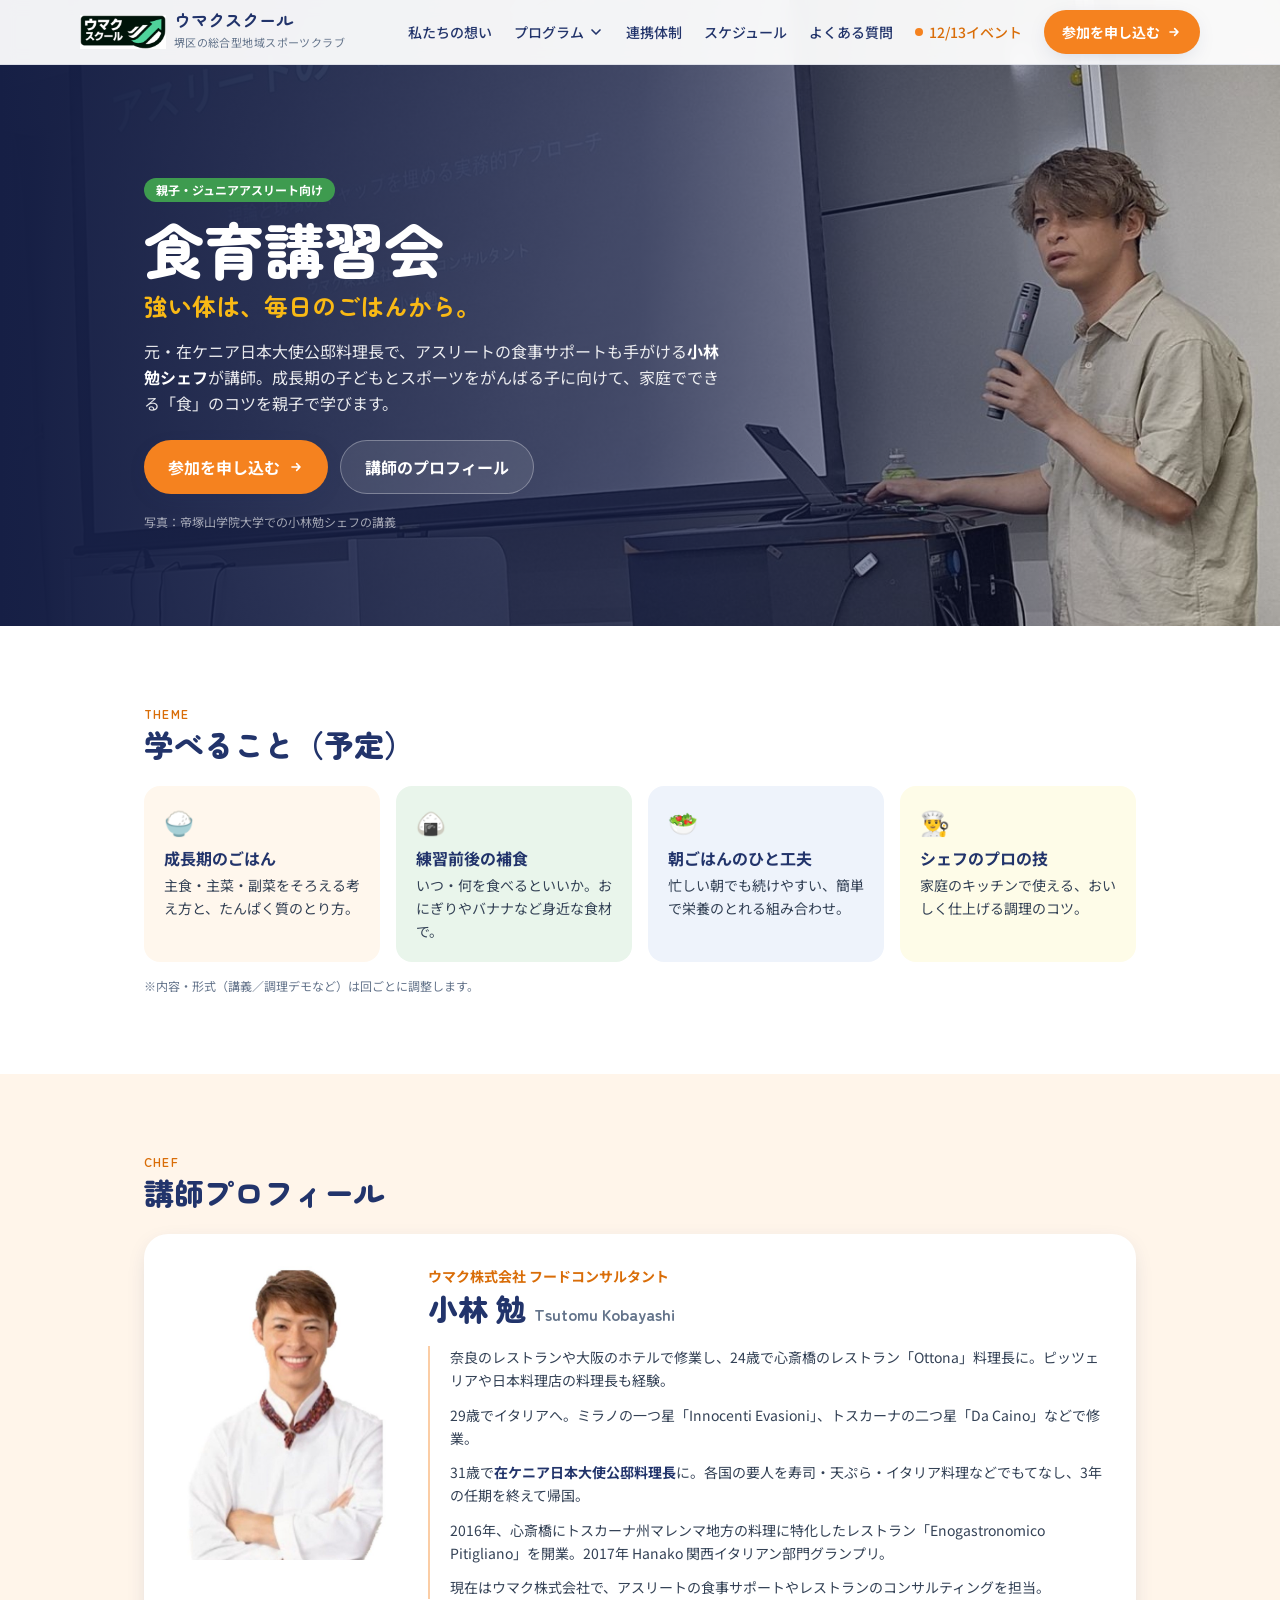
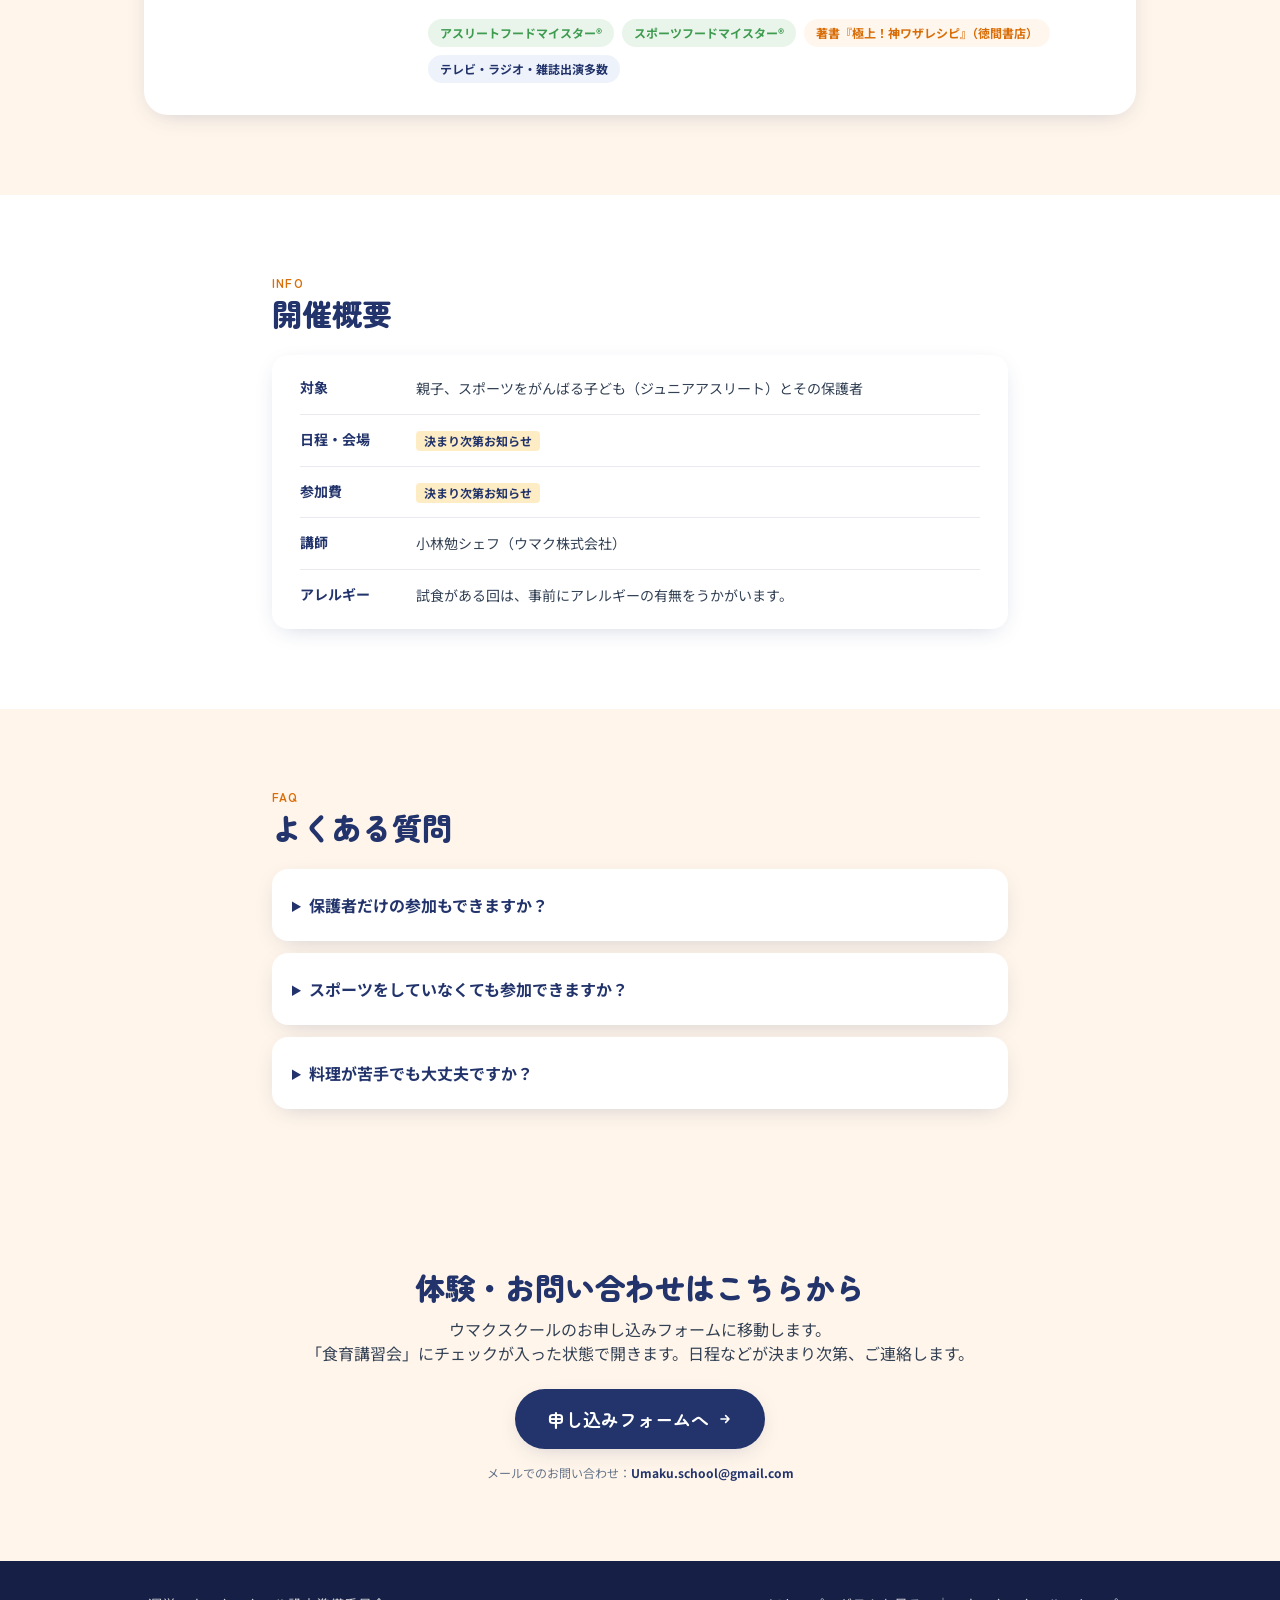
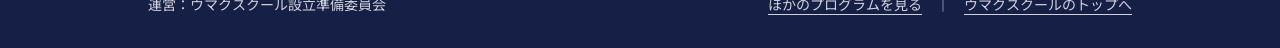
<file: shokuiku/index.html>
<!DOCTYPE html>
<html lang="ja">
<head>
<meta charset="UTF-8">
<meta name="viewport" content="width=device-width, initial-scale=1.0">
<title>食育講習会｜ウマクスクール</title>
<meta name="description" content="元・在ケニア日本大使公邸料理長の小林勉シェフが講師。成長期の子どもとジュニアアスリートのための食事のコツを親子で学ぶ、ウマクスクールの食育講習会。">
<meta property="og:title" content="食育講習会｜ウマクスクール">
<meta property="og:description" content="元・在ケニア日本大使公邸料理長の小林勉シェフが講師。成長期の子どもとジュニアアスリートのための食事のコツを親子で学ぶ、ウマクスクールの食育講習会。">
<meta property="og:type" content="website">
<meta property="og:url" content="https://k-shimizu-umaku.github.io/umaku-school/shokuiku/">
<link rel="preconnect" href="https://fonts.googleapis.com">
<link rel="preconnect" href="https://fonts.gstatic.com" crossorigin>
<link href="https://fonts.googleapis.com/css2?family=Zen+Maru+Gothic:wght@500;700;900&family=Noto+Sans+JP:wght@400;500;700&display=swap" rel="stylesheet">
<link rel="stylesheet" href="index.tw.css">
<script type="text/tailwind-config">
tailwind.config = {
  theme: { extend: {
    colors: {
      kon:  { light:'#EEF3FB', DEFAULT:'#22346B', deep:'#161F45' },
      vita: { orange:'#F5821F', dark:'#D96D08', green:'#3E9B4F', greenlight:'#E9F5EB', yellow:'#F9B915' },
      ac:   { DEFAULT:'#F5821F', dark:'#D96D08', soft:'#FFF5EA' },
    },
    fontFamily: { display:['"Zen Maru Gothic"','sans-serif'], body:['"Noto Sans JP"','sans-serif'] },
    boxShadow: { card:'0 6px 24px -10px rgba(34,52,107,.28)' },
  } }
}
</script>
<style>
  html { scroll-behavior:smooth; scroll-padding-top:5rem; }
  .lane { background-image: repeating-linear-gradient(90deg, rgba(255,255,255,.18) 0 2px, transparent 2px 64px); }
  .dots { background-image: radial-gradient(rgba(34,52,107,.10) 1.5px, transparent 1.5px); background-size:18px 18px; }
  @media (prefers-reduced-motion: reduce) { html { scroll-behavior:auto; } }
</style>
</head>
<body class="font-body text-[15px] md:text-base text-slate-700 bg-white antialiased">

<!-- GNAV -->
<style>
.gn{position:fixed;top:0;left:0;right:0;z-index:60;background:rgba(255,255,255,.94);-webkit-backdrop-filter:blur(8px);backdrop-filter:blur(8px);border-bottom:1px solid rgba(34,52,107,.1);font-family:"Noto Sans JP",sans-serif}
.gn *{box-sizing:border-box}
.gn-in{max-width:72rem;margin:0 auto;padding:0 16px;height:64px;display:flex;align-items:center;justify-content:space-between;gap:12px}
.gn-logo{display:flex;align-items:center;gap:8px;text-decoration:none;flex-shrink:0}
.gn-logo img{height:34px;width:auto;display:block}
.gn-logo b{display:block;font-family:"Zen Maru Gothic",sans-serif;font-weight:700;color:#22346B;font-size:17px;line-height:1.2}
.gn-logo small{display:block;color:#64748b;font-size:11px;letter-spacing:.04em}
.gn-pc{display:none;align-items:center;gap:22px;font-size:14px;font-weight:500;white-space:nowrap}
.gn-pc>a,.gn-dd>button{color:#22346B;text-decoration:none;background:none;border:0;font:inherit;cursor:pointer;padding:8px 0;display:inline-flex;align-items:center;gap:4px}
.gn-pc>a:hover,.gn-dd>button:hover{color:#F5821F}
.gn-ev{color:#D96D08!important;font-weight:700}
.gn-ev:before{content:"";width:8px;height:8px;border-radius:50%;background:#F5821F;display:inline-block;margin-right:2px}
.gn .gn-cta,.gn-pc>a.gn-cta{display:inline-flex;align-items:center;gap:6px;background:#F5821F;color:#fff!important;font-weight:700;font-size:14px;padding:10px 18px;border-radius:999px;text-decoration:none;box-shadow:0 6px 24px -10px rgba(34,52,107,.28);white-space:nowrap}
.gn .gn-cta:hover{background:#D96D08;color:#fff}
.gn-dd{position:relative}
.gn-dd svg{transition:transform .2s}
.gn-dd.open svg{transform:rotate(180deg)}
.gn-sub{position:absolute;top:100%;left:50%;transform:translateX(-50%);min-width:270px;background:#fff;border:1px solid rgba(34,52,107,.1);border-radius:16px;box-shadow:0 16px 40px -12px rgba(34,52,107,.35);padding:8px;display:none}
.gn-dd.open .gn-sub{display:block}
@media (hover:hover) and (min-width:1024px){.gn-dd:hover .gn-sub{display:block}.gn-dd:hover svg{transform:rotate(180deg)}}
.gn-sub a{display:block;padding:10px 12px;border-radius:10px;color:#22346B;text-decoration:none}
.gn-sub a:hover,.gn-sub a.cur{background:#EEF3FB}
.gn-sub a b{display:block;font-weight:700;font-size:14px}
.gn-sub a span{display:block;font-size:12px;color:#64748b;margin-top:1px}
.gn-sub hr{border:0;border-top:1px solid #eef2f7;margin:6px 4px}
.gn-sub .gn-all{font-size:13px;font-weight:700;color:#D96D08}
.gn-btn{display:inline-flex;align-items:center;justify-content:center;width:44px;height:44px;border:0;background:none;color:#22346B;border-radius:10px;cursor:pointer}
.gn-btn:hover{background:#EEF3FB}
.gn-btn .x{display:none}.gn.open .gn-btn .x{display:block}.gn.open .gn-btn .h{display:none}
.gn-sp{display:none;border-top:1px solid rgba(34,52,107,.1);background:#fff;max-height:calc(100vh - 64px);overflow-y:auto}
.gn.open .gn-sp{display:block}
.gn-sp nav{padding:8px 16px 20px;display:flex;flex-direction:column}
.gn-sp a,.gn-sp summary{display:flex;align-items:center;justify-content:space-between;padding:14px 4px;border-bottom:1px solid #f1f5f9;color:#22346B;font-weight:500;font-size:15px;text-decoration:none;cursor:pointer;list-style:none}
.gn-sp summary::-webkit-details-marker{display:none}
.gn-sp details[open] summary svg{transform:rotate(180deg)}
.gn-sp .gn-kids{background:#F8FAFC;border-radius:12px;margin:6px 0 4px;padding:2px 12px}
.gn-sp .gn-kids a{font-size:14px;padding:12px 2px}
.gn-sp .gn-kids a:last-child{border-bottom:0}
.gn-sp .gn-kids a span{font-size:11px;color:#64748b;font-weight:400;margin-left:8px;text-align:right}
.gn-sp .gn-kids a.cur{color:#D96D08;font-weight:700}
.gn-sp .gn-cta{justify-content:center;margin-top:16px;padding:14px;font-size:15px}
@media (min-width:1024px){.gn-pc{display:flex}.gn-btn,.gn-sp,.gn.open .gn-sp{display:none!important}}
@media (max-width:380px){.gn-logo small{display:none}}
@media (min-width:1024px) and (max-width:1199px){.gn-logo small{display:none}.gn-pc{gap:14px;font-size:13px}.gn .gn-cta{padding:9px 14px;font-size:13px}}
</style>
<header id="gnav" class="gn">
  <div class="gn-in">
    <a href="../" class="gn-logo" aria-label="ウマクスクールのトップへ"><img src="../img/um.png" alt=""><span><b>ウマクスクール</b><small>堺区の総合型地域スポーツクラブ</small></span></a>
    <nav class="gn-pc" aria-label="グローバルメニュー">
      <a href="../#vision">私たちの想い</a>
      <div class="gn-dd"><button type="button" aria-expanded="false" aria-haspopup="true">プログラム<svg width="16" height="16" fill="none" stroke="currentColor" stroke-width="2.5" viewBox="0 0 24 24" aria-hidden="true"><path stroke-linecap="round" stroke-linejoin="round" d="M6 9l6 6 6-6"/></svg></button>
        <div class="gn-sub"><a href="../senyo-fc.html"><b>サッカー</b><span>SENYO F.C.</span></a><a href="../dance.html"><b>ダンス</b><span>SAKAI DANCE ZONE</span></a><a href="../running/"><b>走り方教室</b><span>阪堺病院SCAの体づくりつき</span></a><a href="../volleyball/"><b>バレーボール教室</b><span>小4〜・親子OK</span></a><a href="../shokuiku/" class="cur" aria-current="page"><b>食育講習会</b><span>講師：小林勉シェフ</span></a><hr><a class="gn-all" href="../#programs">すべてのプログラムを見る →</a></div>
      </div>
      <a href="../#partners">連携体制</a><a href="../#schedule">スケジュール</a><a href="../#faq">よくある質問</a>
      <a class="gn-ev" href="../academy/">12/13イベント</a>
      <a class="gn-cta" href="../?program=%E9%A3%9F%E8%82%B2%E8%AC%9B%E7%BF%92%E4%BC%9A#entry">参加を申し込む<svg width="16" height="16" fill="none" stroke="currentColor" stroke-width="2.5" viewBox="0 0 24 24" aria-hidden="true"><path stroke-linecap="round" stroke-linejoin="round" d="M13 7l5 5-5 5M6 12h12"/></svg></a>
    </nav>
    <button type="button" class="gn-btn" aria-label="メニューを開く" aria-expanded="false" aria-controls="gnavSp">
      <svg class="h" width="28" height="28" fill="none" stroke="currentColor" stroke-width="2" viewBox="0 0 24 24"><path stroke-linecap="round" d="M4 7h16M4 12h16M4 17h16"/></svg>
      <svg class="x" width="28" height="28" fill="none" stroke="currentColor" stroke-width="2" viewBox="0 0 24 24"><path stroke-linecap="round" d="M6 6l12 12M18 6L6 18"/></svg>
    </button>
  </div>
  <div id="gnavSp" class="gn-sp">
    <nav aria-label="メニュー">
      <a href="../academy/" style="color:#D96D08;font-weight:700">● 12/13イベント「いい調子ACADEMY in 堺」</a>
      <a href="../#vision">私たちの想い</a>
      <details open><summary>プログラム<svg width="16" height="16" fill="none" stroke="currentColor" stroke-width="2.5" viewBox="0 0 24 24" aria-hidden="true"><path stroke-linecap="round" stroke-linejoin="round" d="M6 9l6 6 6-6"/></svg></summary><div class="gn-kids"><a href="../senyo-fc.html">サッカー<span>SENYO F.C.</span></a><a href="../dance.html">ダンス<span>SAKAI DANCE ZONE</span></a><a href="../running/">走り方教室<span>阪堺病院SCAの体づくりつき</span></a><a href="../volleyball/">バレーボール教室<span>小4〜・親子OK</span></a><a href="../shokuiku/" class="cur" aria-current="page">食育講習会<span>講師：小林勉シェフ</span></a><a href="../#programs" style="color:#D96D08;font-weight:700">すべてのプログラムを見る</a></div></details>
      <a href="../#partners">連携体制</a><a href="../#schedule">スケジュール</a><a href="../#faq">よくある質問</a>
      <a class="gn-cta" href="../?program=%E9%A3%9F%E8%82%B2%E8%AC%9B%E7%BF%92%E4%BC%9A#entry">参加を申し込む<svg width="16" height="16" fill="none" stroke="currentColor" stroke-width="2.5" viewBox="0 0 24 24" aria-hidden="true"><path stroke-linecap="round" stroke-linejoin="round" d="M13 7l5 5-5 5M6 12h12"/></svg></a>
    </nav>
  </div>
</header>
<script>
(function(){var g=document.getElementById('gnav');if(!g)return;
var b=g.querySelector('.gn-btn'),d=g.querySelector('.gn-dd'),db=d&&d.querySelector('button');
if(b)b.addEventListener('click',function(){var o=g.classList.toggle('open');b.setAttribute('aria-expanded',o);b.setAttribute('aria-label',o?'メニューを閉じる':'メニューを開く');});
g.querySelectorAll('.gn-sp a').forEach(function(a){a.addEventListener('click',function(){g.classList.remove('open');b&&b.setAttribute('aria-expanded','false');});});
if(db)db.addEventListener('click',function(e){e.stopPropagation();var o=d.classList.toggle('open');db.setAttribute('aria-expanded',o);});
document.addEventListener('click',function(e){if(d&&!d.contains(e.target)){d.classList.remove('open');db&&db.setAttribute('aria-expanded','false');}});
document.addEventListener('keydown',function(e){if(e.key==='Escape'){g.classList.remove('open');d&&d.classList.remove('open');}});
})();
</script>
<!-- /GNAV -->

<main>

<section class="relative pt-16 overflow-hidden bg-kon-deep">
  <div class="relative md:absolute md:inset-0">
    <img src="../img/shokuiku_lecture.jpg" alt="帝塚山学院大学で「アスリートの『勝ち』を創る食事」を講義する小林勉シェフ" class="w-full aspect-[4/3] md:aspect-auto md:h-full object-cover object-[80%_center] md:object-[right_center]">
    <div class="absolute inset-x-0 bottom-0 h-1/3 bg-gradient-to-t from-kon-deep to-transparent md:h-full md:inset-0 md:bg-gradient-to-r md:from-kon-deep md:via-kon-deep/75 md:to-transparent" aria-hidden="true"></div>
  </div>
  <div class="relative max-w-5xl mx-auto px-4 -mt-6 pb-10 md:mt-0 md:pt-28 md:pb-24 text-white">
    <div class="md:max-w-xl">
      <p class="inline-block bg-vita-green text-white text-xs font-bold px-3 py-1 rounded-full">親子・ジュニアアスリート向け</p>
      <h1 class="mt-4 font-display font-black text-[2.4rem] md:text-6xl leading-tight">食育講習会</h1>
      <p class="mt-3 font-display font-bold text-lg md:text-2xl text-vita-yellow">強い体は、毎日のごはんから。</p>
      <p class="mt-4 leading-relaxed text-white/90">元・在ケニア日本大使公邸料理長で、アスリートの食事サポートも手がける<span class="font-bold text-white">小林勉シェフ</span>が講師。成長期の子どもとスポーツをがんばる子に向けて、家庭でできる「食」のコツを親子で学びます。</p>
      <div class="mt-6 flex flex-col sm:flex-row gap-3">
        <a href="../?program=%E9%A3%9F%E8%82%B2%E8%AC%9B%E7%BF%92%E4%BC%9A#entry" class="inline-flex items-center justify-center gap-2 bg-vita-orange hover:bg-vita-dark text-white font-bold px-6 py-3.5 rounded-full shadow-card transition-colors">参加を申し込む <svg class="w-4 h-4" fill="none" stroke="currentColor" stroke-width="2.5" viewBox="0 0 24 24"><path stroke-linecap="round" stroke-linejoin="round" d="M13 7l5 5-5 5M6 12h12"/></svg></a>
        <a href="#chef" class="inline-flex items-center justify-center gap-2 bg-white/10 hover:bg-white/20 border border-white/30 font-bold px-6 py-3.5 rounded-full transition-colors">講師のプロフィール</a>
      </div>
      <p class="mt-5 text-xs text-white/60">写真：帝塚山学院大学での小林勉シェフの講義</p>
    </div>
  </div>
</section>

<section class="py-12 md:py-20 bg-white">
  <div class="max-w-5xl mx-auto px-4">
    <p class="font-display font-bold text-vita-dark tracking-widest text-xs">THEME</p><h2 class="mt-1 font-display font-black text-kon text-2xl md:text-3xl">学べること（予定）</h2>
    <div class="mt-6 grid sm:grid-cols-2 lg:grid-cols-4 gap-4">
      <div class="rounded-2xl bg-orange-50 p-5"><p class="text-2xl" aria-hidden="true">🍚</p><p class="mt-2 font-bold text-kon">成長期のごはん</p><p class="mt-1 text-sm leading-relaxed">主食・主菜・副菜をそろえる考え方と、たんぱく質のとり方。</p></div>
      <div class="rounded-2xl bg-vita-greenlight p-5"><p class="text-2xl" aria-hidden="true">🍙</p><p class="mt-2 font-bold text-kon">練習前後の補食</p><p class="mt-1 text-sm leading-relaxed">いつ・何を食べるといいか。おにぎりやバナナなど身近な食材で。</p></div>
      <div class="rounded-2xl bg-kon-light p-5"><p class="text-2xl" aria-hidden="true">🥗</p><p class="mt-2 font-bold text-kon">朝ごはんのひと工夫</p><p class="mt-1 text-sm leading-relaxed">忙しい朝でも続けやすい、簡単で栄養のとれる組み合わせ。</p></div>
      <div class="rounded-2xl bg-yellow-50 p-5"><p class="text-2xl" aria-hidden="true">👨‍🍳</p><p class="mt-2 font-bold text-kon">シェフのプロの技</p><p class="mt-1 text-sm leading-relaxed">家庭のキッチンで使える、おいしく仕上げる調理のコツ。</p></div>
    </div>
    <p class="mt-4 text-xs text-slate-500">※内容・形式（講義／調理デモなど）は回ごとに調整します。</p>
  </div>
</section>

<section id="chef" class="py-12 md:py-20 bg-[#FFF5EA]">
  <div class="max-w-5xl mx-auto px-4">
    <p class="font-display font-bold text-vita-dark tracking-widest text-xs">CHEF</p><h2 class="mt-1 font-display font-black text-kon text-2xl md:text-3xl">講師プロフィール</h2>
    <div class="mt-6 bg-white rounded-3xl shadow-card p-6 md:p-8 grid md:grid-cols-[220px_1fr] gap-6 md:gap-8 items-start">
      <img src="../img/chef_kobayashi.jpg" alt="小林勉シェフ" class="w-44 md:w-full mx-auto rounded-2xl aspect-[3/4] object-cover object-top">
      <div class="min-w-0">
        <p class="text-sm font-bold text-vita-dark">ウマク株式会社 フードコンサルタント</p>
        <p class="mt-1 font-display font-black text-kon text-2xl md:text-3xl">小林 勉 <span class="text-base text-slate-500 font-bold">Tsutomu Kobayashi</span></p>
        <ul class="mt-5 space-y-3 text-sm leading-relaxed border-l-2 border-vita-orange/40 pl-5">
          <li>奈良のレストランや大阪のホテルで修業し、24歳で心斎橋のレストラン「Ottona」料理長に。ピッツェリアや日本料理店の料理長も経験。</li>
          <li>29歳でイタリアへ。ミラノの一つ星「Innocenti Evasioni」、トスカーナの二つ星「Da Caino」などで修業。</li>
          <li>31歳で<span class="font-bold text-kon">在ケニア日本大使公邸料理長</span>に。各国の要人を寿司・天ぷら・イタリア料理などでもてなし、3年の任期を終えて帰国。</li>
          <li>2016年、心斎橋にトスカーナ州マレンマ地方の料理に特化したレストラン「Enogastronomico Pitigliano」を開業。2017年 Hanako 関西イタリアン部門グランプリ。</li>
          <li>現在はウマク株式会社で、アスリートの食事サポートやレストランのコンサルティングを担当。</li>
        </ul>
        <div class="mt-5 flex flex-wrap gap-2">
          <span class="text-xs font-bold bg-vita-greenlight text-vita-green px-3 py-1.5 rounded-full">アスリートフードマイスター®</span>
          <span class="text-xs font-bold bg-vita-greenlight text-vita-green px-3 py-1.5 rounded-full">スポーツフードマイスター®</span>
          <span class="text-xs font-bold bg-orange-50 text-vita-dark px-3 py-1.5 rounded-full">著書『極上！神ワザレシピ』（徳間書店）</span>
          <span class="text-xs font-bold bg-kon-light text-kon px-3 py-1.5 rounded-full">テレビ・ラジオ・雑誌出演多数</span>
        </div>
      </div>
    </div>
  </div>
</section>

<section class="py-12 md:py-20 bg-white">
  <div class="max-w-3xl mx-auto px-4">
    <p class="font-display font-bold text-vita-dark tracking-widest text-xs">INFO</p><h2 class="mt-1 font-display font-black text-kon text-2xl md:text-3xl">開催概要</h2>
    <dl class="mt-6 bg-white rounded-2xl shadow-card px-5 md:px-7 py-2"><div class="grid grid-cols-[5.5rem_1fr] sm:grid-cols-[6.5rem_1fr] gap-3 py-3.5 border-b border-kon/10 last:border-0"><dt class="font-bold text-kon text-sm">対象</dt><dd class="text-sm leading-relaxed min-w-0">親子、スポーツをがんばる子ども（ジュニアアスリート）とその保護者</dd></div><div class="grid grid-cols-[5.5rem_1fr] sm:grid-cols-[6.5rem_1fr] gap-3 py-3.5 border-b border-kon/10 last:border-0"><dt class="font-bold text-kon text-sm">日程・会場</dt><dd class="text-sm leading-relaxed min-w-0"><span class="inline-block text-xs font-bold bg-vita-yellow/25 text-kon px-2 py-0.5 rounded">決まり次第お知らせ</span></dd></div><div class="grid grid-cols-[5.5rem_1fr] sm:grid-cols-[6.5rem_1fr] gap-3 py-3.5 border-b border-kon/10 last:border-0"><dt class="font-bold text-kon text-sm">参加費</dt><dd class="text-sm leading-relaxed min-w-0"><span class="inline-block text-xs font-bold bg-vita-yellow/25 text-kon px-2 py-0.5 rounded">決まり次第お知らせ</span></dd></div><div class="grid grid-cols-[5.5rem_1fr] sm:grid-cols-[6.5rem_1fr] gap-3 py-3.5 border-b border-kon/10 last:border-0"><dt class="font-bold text-kon text-sm">講師</dt><dd class="text-sm leading-relaxed min-w-0">小林勉シェフ（ウマク株式会社）</dd></div><div class="grid grid-cols-[5.5rem_1fr] sm:grid-cols-[6.5rem_1fr] gap-3 py-3.5 border-b border-kon/10 last:border-0"><dt class="font-bold text-kon text-sm">アレルギー</dt><dd class="text-sm leading-relaxed min-w-0">試食がある回は、事前にアレルギーの有無をうかがいます。</dd></div></dl>
  </div>
</section>

<section class="py-12 md:py-20 bg-[#FFF5EA]">
  <div class="max-w-3xl mx-auto px-4">
    <p class="font-display font-bold text-vita-dark tracking-widest text-xs">FAQ</p><h2 class="mt-1 font-display font-black text-kon text-2xl md:text-3xl">よくある質問</h2>
    <div class="mt-6 grid gap-3"><details class="bg-white rounded-2xl shadow-card p-5"><summary class="font-bold text-kon cursor-pointer py-1">保護者だけの参加もできますか？</summary><p class="mt-2 text-sm leading-relaxed">はい。毎日のごはんを作る保護者の方だけのご参加も歓迎です。</p></details><details class="bg-white rounded-2xl shadow-card p-5"><summary class="font-bold text-kon cursor-pointer py-1">スポーツをしていなくても参加できますか？</summary><p class="mt-2 text-sm leading-relaxed">もちろんです。成長期の子どもに大切な食事の考え方は、スポーツをしていない子にも役立ちます。</p></details><details class="bg-white rounded-2xl shadow-card p-5"><summary class="font-bold text-kon cursor-pointer py-1">料理が苦手でも大丈夫ですか？</summary><p class="mt-2 text-sm leading-relaxed">大丈夫です。家庭で無理なく続けられる、簡単な工夫を中心にお伝えします。</p></details></div>
  </div>
</section>


<!-- 申込 -->
<section class="py-12 md:py-20 bg-ac-soft">
  <div class="max-w-3xl mx-auto px-4 text-center">
    <h2 class="font-display font-black text-kon text-2xl md:text-3xl">体験・お問い合わせはこちらから</h2>
    <p class="mt-3 text-sm md:text-base">ウマクスクールのお申し込みフォームに移動します。<br class="hidden sm:inline">「食育講習会」にチェックが入った状態で開きます。日程などが決まり次第、ご連絡します。</p>
    <a href="../?program=%E9%A3%9F%E8%82%B2%E8%AC%9B%E7%BF%92%E4%BC%9A#entry" class="mt-6 w-full sm:w-auto inline-flex items-center justify-center gap-2 bg-kon hover:bg-kon-deep text-white font-display font-bold text-lg px-8 py-4 rounded-full shadow-card transition-colors">
      申し込みフォームへ <svg class="w-4 h-4" fill="none" stroke="currentColor" stroke-width="2.5" viewBox="0 0 24 24"><path stroke-linecap="round" stroke-linejoin="round" d="M13 7l5 5-5 5M6 12h12"/></svg>
    </a>
    <p class="mt-4 text-xs text-slate-500">メールでのお問い合わせ：<span class="select-all font-bold text-kon">Umaku.school@gmail.com</span></p>
  </div>
</section>

</main>

<!-- スマホ用 固定申込バー -->
<div class="md:hidden fixed inset-x-0 bottom-0 z-50 bg-white/95 backdrop-blur border-t border-kon/10 px-4 pt-2.5" style="padding-bottom:max(.625rem,env(safe-area-inset-bottom))">
  <a href="../?program=%E9%A3%9F%E8%82%B2%E8%AC%9B%E7%BF%92%E4%BC%9A#entry" class="flex items-center justify-center gap-2 w-full bg-vita-orange active:bg-vita-dark text-white font-display font-bold text-base py-3.5 rounded-full shadow-card">食育講習会を申し込む <svg class="w-4 h-4" fill="none" stroke="currentColor" stroke-width="2.5" viewBox="0 0 24 24"><path stroke-linecap="round" stroke-linejoin="round" d="M13 7l5 5-5 5M6 12h12"/></svg></a>
</div>

<footer class="bg-kon-deep text-white/80 text-sm pb-24 md:pb-0">
  <div class="max-w-5xl mx-auto px-5 py-8 flex flex-col sm:flex-row gap-3 justify-between leading-relaxed">
    <p>運営：ウマクスクール設立準備委員会</p>
    <p><a href="../#programs" class="underline underline-offset-4">ほかのプログラムを見る</a>　｜　<a href="../" class="underline underline-offset-4">ウマクスクールのトップへ</a></p>
  </div>
</footer>
</body>
</html>
</file>
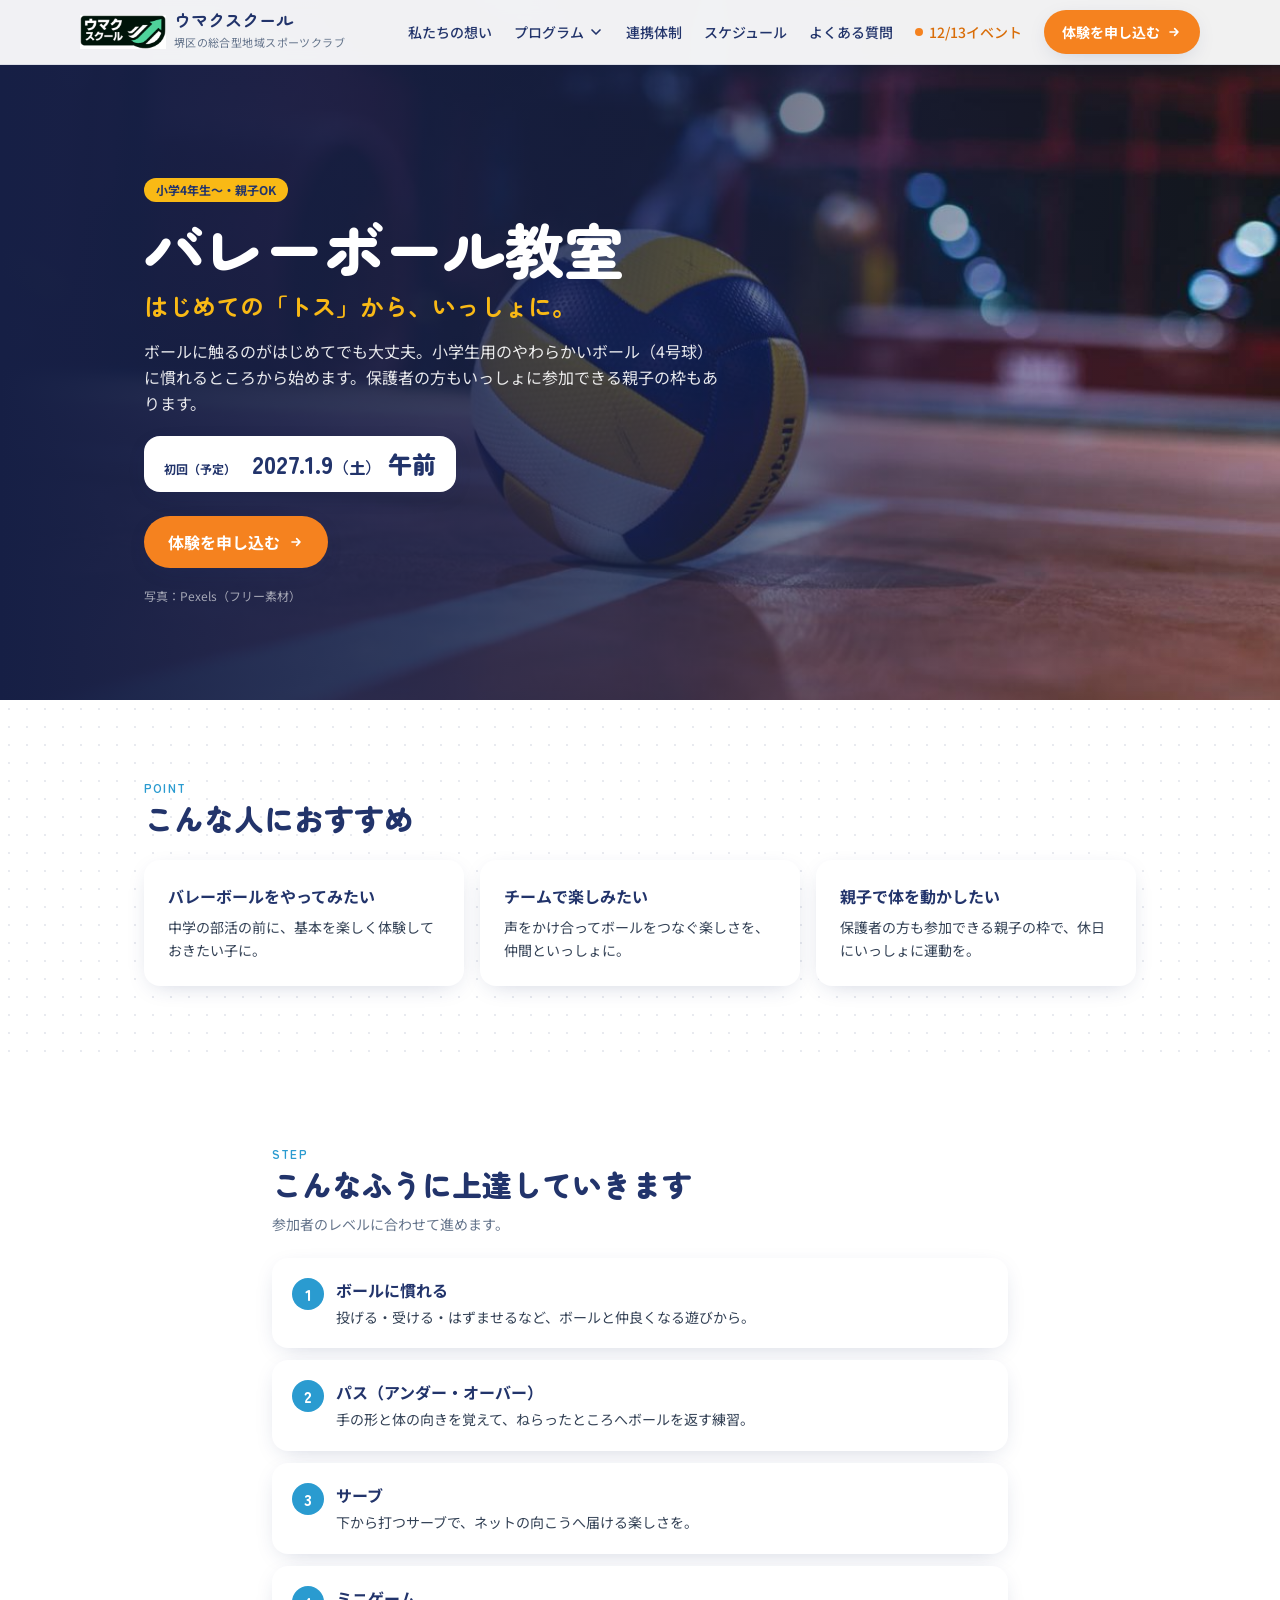
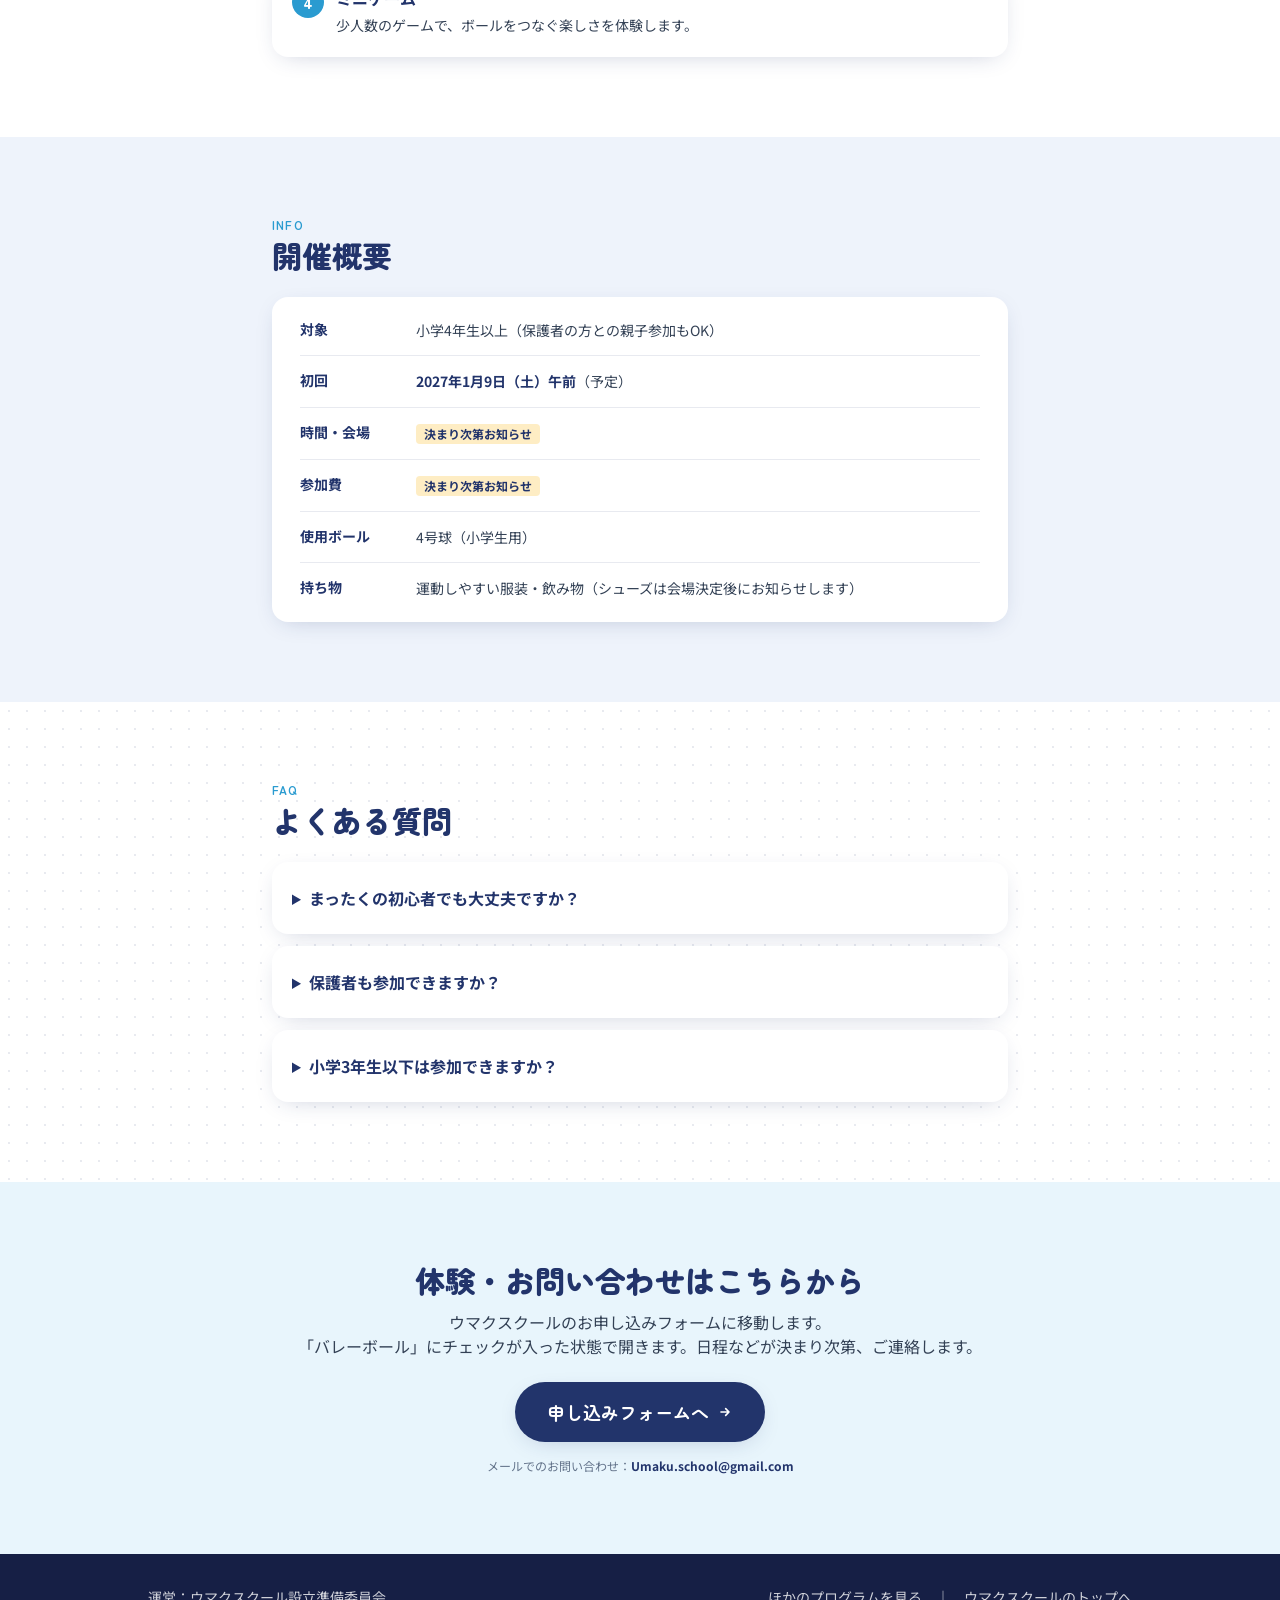
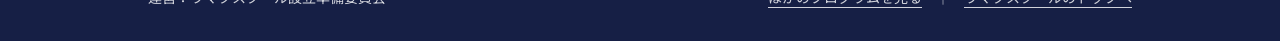
<file: volleyball/index.html>
<!DOCTYPE html>
<html lang="ja">
<head>
<meta charset="UTF-8">
<meta name="viewport" content="width=device-width, initial-scale=1.0">
<title>バレーボール教室｜ウマクスクール</title>
<meta name="description" content="小学4年生から参加できる、ウマクスクールのバレーボール教室。初心者・親子参加OK、4号球で基本から。初回は2027年1月9日（土）午前の予定。">
<meta property="og:title" content="バレーボール教室｜ウマクスクール">
<meta property="og:description" content="小学4年生から参加できる、ウマクスクールのバレーボール教室。初心者・親子参加OK、4号球で基本から。初回は2027年1月9日（土）午前の予定。">
<meta property="og:type" content="website">
<meta property="og:url" content="https://k-shimizu-umaku.github.io/umaku-school/volleyball/">
<link rel="preconnect" href="https://fonts.googleapis.com">
<link rel="preconnect" href="https://fonts.gstatic.com" crossorigin>
<link href="https://fonts.googleapis.com/css2?family=Zen+Maru+Gothic:wght@500;700;900&family=Noto+Sans+JP:wght@400;500;700&display=swap" rel="stylesheet">
<link rel="stylesheet" href="index.tw.css">
<script type="text/tailwind-config">
tailwind.config = {
  theme: { extend: {
    colors: {
      kon:  { light:'#EEF3FB', DEFAULT:'#22346B', deep:'#161F45' },
      vita: { orange:'#F5821F', dark:'#D96D08', green:'#3E9B4F', greenlight:'#E9F5EB', yellow:'#F9B915' },
      ac:   { DEFAULT:'#2A9BD0', dark:'#1E7FAD', soft:'#E8F5FC' },
    },
    fontFamily: { display:['"Zen Maru Gothic"','sans-serif'], body:['"Noto Sans JP"','sans-serif'] },
    boxShadow: { card:'0 6px 24px -10px rgba(34,52,107,.28)' },
  } }
}
</script>
<style>
  html { scroll-behavior:smooth; scroll-padding-top:5rem; }
  .lane { background-image: repeating-linear-gradient(90deg, rgba(255,255,255,.18) 0 2px, transparent 2px 64px); }
  .dots { background-image: radial-gradient(rgba(34,52,107,.10) 1.5px, transparent 1.5px); background-size:18px 18px; }
  @media (prefers-reduced-motion: reduce) { html { scroll-behavior:auto; } }
</style>
</head>
<body class="font-body text-[15px] md:text-base text-slate-700 bg-white antialiased">

<!-- GNAV -->
<style>
.gn{position:fixed;top:0;left:0;right:0;z-index:60;background:rgba(255,255,255,.94);-webkit-backdrop-filter:blur(8px);backdrop-filter:blur(8px);border-bottom:1px solid rgba(34,52,107,.1);font-family:"Noto Sans JP",sans-serif}
.gn *{box-sizing:border-box}
.gn-in{max-width:72rem;margin:0 auto;padding:0 16px;height:64px;display:flex;align-items:center;justify-content:space-between;gap:12px}
.gn-logo{display:flex;align-items:center;gap:8px;text-decoration:none;flex-shrink:0}
.gn-logo img{height:34px;width:auto;display:block}
.gn-logo b{display:block;font-family:"Zen Maru Gothic",sans-serif;font-weight:700;color:#22346B;font-size:17px;line-height:1.2}
.gn-logo small{display:block;color:#64748b;font-size:11px;letter-spacing:.04em}
.gn-pc{display:none;align-items:center;gap:22px;font-size:14px;font-weight:500;white-space:nowrap}
.gn-pc>a,.gn-dd>button{color:#22346B;text-decoration:none;background:none;border:0;font:inherit;cursor:pointer;padding:8px 0;display:inline-flex;align-items:center;gap:4px}
.gn-pc>a:hover,.gn-dd>button:hover{color:#F5821F}
.gn-ev{color:#D96D08!important;font-weight:700}
.gn-ev:before{content:"";width:8px;height:8px;border-radius:50%;background:#F5821F;display:inline-block;margin-right:2px}
.gn .gn-cta,.gn-pc>a.gn-cta{display:inline-flex;align-items:center;gap:6px;background:#F5821F;color:#fff!important;font-weight:700;font-size:14px;padding:10px 18px;border-radius:999px;text-decoration:none;box-shadow:0 6px 24px -10px rgba(34,52,107,.28);white-space:nowrap}
.gn .gn-cta:hover{background:#D96D08;color:#fff}
.gn-dd{position:relative}
.gn-dd svg{transition:transform .2s}
.gn-dd.open svg{transform:rotate(180deg)}
.gn-sub{position:absolute;top:100%;left:50%;transform:translateX(-50%);min-width:270px;background:#fff;border:1px solid rgba(34,52,107,.1);border-radius:16px;box-shadow:0 16px 40px -12px rgba(34,52,107,.35);padding:8px;display:none}
.gn-dd.open .gn-sub{display:block}
@media (hover:hover) and (min-width:1024px){.gn-dd:hover .gn-sub{display:block}.gn-dd:hover svg{transform:rotate(180deg)}}
.gn-sub a{display:block;padding:10px 12px;border-radius:10px;color:#22346B;text-decoration:none}
.gn-sub a:hover,.gn-sub a.cur{background:#EEF3FB}
.gn-sub a b{display:block;font-weight:700;font-size:14px}
.gn-sub a span{display:block;font-size:12px;color:#64748b;margin-top:1px}
.gn-sub hr{border:0;border-top:1px solid #eef2f7;margin:6px 4px}
.gn-sub .gn-all{font-size:13px;font-weight:700;color:#D96D08}
.gn-btn{display:inline-flex;align-items:center;justify-content:center;width:44px;height:44px;border:0;background:none;color:#22346B;border-radius:10px;cursor:pointer}
.gn-btn:hover{background:#EEF3FB}
.gn-btn .x{display:none}.gn.open .gn-btn .x{display:block}.gn.open .gn-btn .h{display:none}
.gn-sp{display:none;border-top:1px solid rgba(34,52,107,.1);background:#fff;max-height:calc(100vh - 64px);overflow-y:auto}
.gn.open .gn-sp{display:block}
.gn-sp nav{padding:8px 16px 20px;display:flex;flex-direction:column}
.gn-sp a,.gn-sp summary{display:flex;align-items:center;justify-content:space-between;padding:14px 4px;border-bottom:1px solid #f1f5f9;color:#22346B;font-weight:500;font-size:15px;text-decoration:none;cursor:pointer;list-style:none}
.gn-sp summary::-webkit-details-marker{display:none}
.gn-sp details[open] summary svg{transform:rotate(180deg)}
.gn-sp .gn-kids{background:#F8FAFC;border-radius:12px;margin:6px 0 4px;padding:2px 12px}
.gn-sp .gn-kids a{font-size:14px;padding:12px 2px}
.gn-sp .gn-kids a:last-child{border-bottom:0}
.gn-sp .gn-kids a span{font-size:11px;color:#64748b;font-weight:400;margin-left:8px;text-align:right}
.gn-sp .gn-kids a.cur{color:#D96D08;font-weight:700}
.gn-sp .gn-cta{justify-content:center;margin-top:16px;padding:14px;font-size:15px}
@media (min-width:1024px){.gn-pc{display:flex}.gn-btn,.gn-sp,.gn.open .gn-sp{display:none!important}}
@media (max-width:380px){.gn-logo small{display:none}}
@media (min-width:1024px) and (max-width:1199px){.gn-logo small{display:none}.gn-pc{gap:14px;font-size:13px}.gn .gn-cta{padding:9px 14px;font-size:13px}}
</style>
<header id="gnav" class="gn">
  <div class="gn-in">
    <a href="../" class="gn-logo" aria-label="ウマクスクールのトップへ"><img src="../img/um.png" alt=""><span><b>ウマクスクール</b><small>堺区の総合型地域スポーツクラブ</small></span></a>
    <nav class="gn-pc" aria-label="グローバルメニュー">
      <a href="../#vision">私たちの想い</a>
      <div class="gn-dd"><button type="button" aria-expanded="false" aria-haspopup="true">プログラム<svg width="16" height="16" fill="none" stroke="currentColor" stroke-width="2.5" viewBox="0 0 24 24" aria-hidden="true"><path stroke-linecap="round" stroke-linejoin="round" d="M6 9l6 6 6-6"/></svg></button>
        <div class="gn-sub"><a href="../senyo-fc.html"><b>サッカー</b><span>SENYO F.C.</span></a><a href="../dance.html"><b>ダンス</b><span>SAKAI DANCE ZONE</span></a><a href="../running/"><b>走り方教室</b><span>阪堺病院SCAの体づくりつき</span></a><a href="../volleyball/" class="cur" aria-current="page"><b>バレーボール教室</b><span>小4〜・親子OK</span></a><a href="../shokuiku/"><b>食育講習会</b><span>講師：小林勉シェフ</span></a><hr><a class="gn-all" href="../#programs">すべてのプログラムを見る →</a></div>
      </div>
      <a href="../#partners">連携体制</a><a href="../#schedule">スケジュール</a><a href="../#faq">よくある質問</a>
      <a class="gn-ev" href="../academy/">12/13イベント</a>
      <a class="gn-cta" href="../?program=%E3%83%90%E3%83%AC%E3%83%BC%E3%83%9C%E3%83%BC%E3%83%AB#entry">体験を申し込む<svg width="16" height="16" fill="none" stroke="currentColor" stroke-width="2.5" viewBox="0 0 24 24" aria-hidden="true"><path stroke-linecap="round" stroke-linejoin="round" d="M13 7l5 5-5 5M6 12h12"/></svg></a>
    </nav>
    <button type="button" class="gn-btn" aria-label="メニューを開く" aria-expanded="false" aria-controls="gnavSp">
      <svg class="h" width="28" height="28" fill="none" stroke="currentColor" stroke-width="2" viewBox="0 0 24 24"><path stroke-linecap="round" d="M4 7h16M4 12h16M4 17h16"/></svg>
      <svg class="x" width="28" height="28" fill="none" stroke="currentColor" stroke-width="2" viewBox="0 0 24 24"><path stroke-linecap="round" d="M6 6l12 12M18 6L6 18"/></svg>
    </button>
  </div>
  <div id="gnavSp" class="gn-sp">
    <nav aria-label="メニュー">
      <a href="../academy/" style="color:#D96D08;font-weight:700">● 12/13イベント「いい調子ACADEMY in 堺」</a>
      <a href="../#vision">私たちの想い</a>
      <details open><summary>プログラム<svg width="16" height="16" fill="none" stroke="currentColor" stroke-width="2.5" viewBox="0 0 24 24" aria-hidden="true"><path stroke-linecap="round" stroke-linejoin="round" d="M6 9l6 6 6-6"/></svg></summary><div class="gn-kids"><a href="../senyo-fc.html">サッカー<span>SENYO F.C.</span></a><a href="../dance.html">ダンス<span>SAKAI DANCE ZONE</span></a><a href="../running/">走り方教室<span>阪堺病院SCAの体づくりつき</span></a><a href="../volleyball/" class="cur" aria-current="page">バレーボール教室<span>小4〜・親子OK</span></a><a href="../shokuiku/">食育講習会<span>講師：小林勉シェフ</span></a><a href="../#programs" style="color:#D96D08;font-weight:700">すべてのプログラムを見る</a></div></details>
      <a href="../#partners">連携体制</a><a href="../#schedule">スケジュール</a><a href="../#faq">よくある質問</a>
      <a class="gn-cta" href="../?program=%E3%83%90%E3%83%AC%E3%83%BC%E3%83%9C%E3%83%BC%E3%83%AB#entry">体験を申し込む<svg width="16" height="16" fill="none" stroke="currentColor" stroke-width="2.5" viewBox="0 0 24 24" aria-hidden="true"><path stroke-linecap="round" stroke-linejoin="round" d="M13 7l5 5-5 5M6 12h12"/></svg></a>
    </nav>
  </div>
</header>
<script>
(function(){var g=document.getElementById('gnav');if(!g)return;
var b=g.querySelector('.gn-btn'),d=g.querySelector('.gn-dd'),db=d&&d.querySelector('button');
if(b)b.addEventListener('click',function(){var o=g.classList.toggle('open');b.setAttribute('aria-expanded',o);b.setAttribute('aria-label',o?'メニューを閉じる':'メニューを開く');});
g.querySelectorAll('.gn-sp a').forEach(function(a){a.addEventListener('click',function(){g.classList.remove('open');b&&b.setAttribute('aria-expanded','false');});});
if(db)db.addEventListener('click',function(e){e.stopPropagation();var o=d.classList.toggle('open');db.setAttribute('aria-expanded',o);});
document.addEventListener('click',function(e){if(d&&!d.contains(e.target)){d.classList.remove('open');db&&db.setAttribute('aria-expanded','false');}});
document.addEventListener('keydown',function(e){if(e.key==='Escape'){g.classList.remove('open');d&&d.classList.remove('open');}});
})();
</script>
<!-- /GNAV -->

<main>

<section class="relative pt-16 overflow-hidden bg-kon-deep">
  <div class="relative md:absolute md:inset-0">
    <img src="../img/volleyball_hero.jpg" alt="体育館の床に置かれたバレーボール" class="w-full aspect-[4/3] md:aspect-auto md:h-full object-cover" style="object-position:center">
    <div class="absolute inset-x-0 bottom-0 h-1/3 bg-gradient-to-t from-kon-deep to-transparent md:h-full md:inset-0 md:bg-gradient-to-r md:from-kon-deep md:via-kon-deep/75 md:to-transparent" aria-hidden="true"></div>
  </div>
  <div class="relative max-w-5xl mx-auto px-4 -mt-6 pb-10 md:mt-0 md:pt-28 md:pb-24 text-white">
    <div class="md:max-w-xl">
      <p class="inline-block bg-vita-yellow text-kon text-xs font-bold px-3 py-1 rounded-full">小学4年生〜・親子OK</p>
      <h1 class="mt-4 font-display font-black text-[2.4rem] md:text-6xl leading-tight">バレーボール教室</h1>
      <p class="mt-3 font-display font-bold text-lg md:text-2xl text-vita-yellow">はじめての「トス」から、いっしょに。</p>
      <p class="mt-4 leading-relaxed text-white/90">ボールに触るのがはじめてでも大丈夫。小学生用のやわらかいボール（4号球）に慣れるところから始めます。保護者の方もいっしょに参加できる親子の枠もあります。</p>
      <div class="mt-5 inline-flex flex-wrap items-baseline gap-x-4 gap-y-1 bg-white text-kon rounded-2xl shadow-card px-5 py-3"><span class="text-xs font-bold">初回（予定）</span><span class="font-display font-black text-2xl">2027.1.9<span class="text-base">（土）</span> 午前</span></div>
      <div class="mt-6 flex flex-col sm:flex-row gap-3"><a href="../?program=%E3%83%90%E3%83%AC%E3%83%BC%E3%83%9C%E3%83%BC%E3%83%AB#entry" class="inline-flex items-center justify-center gap-2 bg-vita-orange hover:bg-vita-dark text-white font-bold px-6 py-3.5 rounded-full shadow-card transition-colors">体験を申し込む <svg class="w-4 h-4" fill="none" stroke="currentColor" stroke-width="2.5" viewBox="0 0 24 24"><path stroke-linecap="round" stroke-linejoin="round" d="M13 7l5 5-5 5M6 12h12"/></svg></a></div>
      <p class="mt-5 text-xs text-white/60">写真：Pexels（フリー素材）</p>
    </div>
  </div>
</section>


<section class="py-12 md:py-20 dots">
  <div class="max-w-5xl mx-auto px-4">
    <p class="font-display font-bold text-[#2A9BD0] tracking-widest text-xs">POINT</p><h2 class="mt-1 font-display font-black text-kon text-2xl md:text-3xl">こんな人におすすめ</h2>
    <div class="mt-6 grid md:grid-cols-3 gap-4">
      <div class="bg-white rounded-2xl shadow-card p-6"><p class="font-bold text-kon">バレーボールをやってみたい</p><p class="mt-2 text-sm leading-relaxed">中学の部活の前に、基本を楽しく体験しておきたい子に。</p></div>
      <div class="bg-white rounded-2xl shadow-card p-6"><p class="font-bold text-kon">チームで楽しみたい</p><p class="mt-2 text-sm leading-relaxed">声をかけ合ってボールをつなぐ楽しさを、仲間といっしょに。</p></div>
      <div class="bg-white rounded-2xl shadow-card p-6"><p class="font-bold text-kon">親子で体を動かしたい</p><p class="mt-2 text-sm leading-relaxed">保護者の方も参加できる親子の枠で、休日にいっしょに運動を。</p></div>
    </div>
  </div>
</section>

<section class="py-12 md:py-20 bg-white">
  <div class="max-w-3xl mx-auto px-4">
    <p class="font-display font-bold text-[#2A9BD0] tracking-widest text-xs">STEP</p><h2 class="mt-1 font-display font-black text-kon text-2xl md:text-3xl">こんなふうに上達していきます</h2>
    <p class="mt-3 text-sm text-slate-500">参加者のレベルに合わせて進めます。</p>
    <ol class="mt-6 grid gap-3"><li class="relative bg-white rounded-2xl shadow-card p-5 pl-16"><span class="absolute left-5 top-5 w-8 h-8 rounded-full bg-ac text-white font-display font-black grid place-items-center">1</span><p class="font-bold text-kon">ボールに慣れる</p><p class="mt-1 text-sm leading-relaxed">投げる・受ける・はずませるなど、ボールと仲良くなる遊びから。</p></li><li class="relative bg-white rounded-2xl shadow-card p-5 pl-16"><span class="absolute left-5 top-5 w-8 h-8 rounded-full bg-ac text-white font-display font-black grid place-items-center">2</span><p class="font-bold text-kon">パス（アンダー・オーバー）</p><p class="mt-1 text-sm leading-relaxed">手の形と体の向きを覚えて、ねらったところへボールを返す練習。</p></li><li class="relative bg-white rounded-2xl shadow-card p-5 pl-16"><span class="absolute left-5 top-5 w-8 h-8 rounded-full bg-ac text-white font-display font-black grid place-items-center">3</span><p class="font-bold text-kon">サーブ</p><p class="mt-1 text-sm leading-relaxed">下から打つサーブで、ネットの向こうへ届ける楽しさを。</p></li><li class="relative bg-white rounded-2xl shadow-card p-5 pl-16"><span class="absolute left-5 top-5 w-8 h-8 rounded-full bg-ac text-white font-display font-black grid place-items-center">4</span><p class="font-bold text-kon">ミニゲーム</p><p class="mt-1 text-sm leading-relaxed">少人数のゲームで、ボールをつなぐ楽しさを体験します。</p></li></ol>
  </div>
</section>

<section class="py-12 md:py-20 bg-kon-light">
  <div class="max-w-3xl mx-auto px-4">
    <p class="font-display font-bold text-[#2A9BD0] tracking-widest text-xs">INFO</p><h2 class="mt-1 font-display font-black text-kon text-2xl md:text-3xl">開催概要</h2>
    <dl class="mt-6 bg-white rounded-2xl shadow-card px-5 md:px-7 py-2"><div class="grid grid-cols-[5.5rem_1fr] sm:grid-cols-[6.5rem_1fr] gap-3 py-3.5 border-b border-kon/10 last:border-0"><dt class="font-bold text-kon text-sm">対象</dt><dd class="text-sm leading-relaxed min-w-0">小学4年生以上（保護者の方との親子参加もOK）</dd></div><div class="grid grid-cols-[5.5rem_1fr] sm:grid-cols-[6.5rem_1fr] gap-3 py-3.5 border-b border-kon/10 last:border-0"><dt class="font-bold text-kon text-sm">初回</dt><dd class="text-sm leading-relaxed min-w-0"><span class="font-bold text-kon">2027年1月9日（土）午前</span>（予定）</dd></div><div class="grid grid-cols-[5.5rem_1fr] sm:grid-cols-[6.5rem_1fr] gap-3 py-3.5 border-b border-kon/10 last:border-0"><dt class="font-bold text-kon text-sm">時間・会場</dt><dd class="text-sm leading-relaxed min-w-0"><span class="inline-block text-xs font-bold bg-vita-yellow/25 text-kon px-2 py-0.5 rounded">決まり次第お知らせ</span></dd></div><div class="grid grid-cols-[5.5rem_1fr] sm:grid-cols-[6.5rem_1fr] gap-3 py-3.5 border-b border-kon/10 last:border-0"><dt class="font-bold text-kon text-sm">参加費</dt><dd class="text-sm leading-relaxed min-w-0"><span class="inline-block text-xs font-bold bg-vita-yellow/25 text-kon px-2 py-0.5 rounded">決まり次第お知らせ</span></dd></div><div class="grid grid-cols-[5.5rem_1fr] sm:grid-cols-[6.5rem_1fr] gap-3 py-3.5 border-b border-kon/10 last:border-0"><dt class="font-bold text-kon text-sm">使用ボール</dt><dd class="text-sm leading-relaxed min-w-0">4号球（小学生用）</dd></div><div class="grid grid-cols-[5.5rem_1fr] sm:grid-cols-[6.5rem_1fr] gap-3 py-3.5 border-b border-kon/10 last:border-0"><dt class="font-bold text-kon text-sm">持ち物</dt><dd class="text-sm leading-relaxed min-w-0">運動しやすい服装・飲み物（シューズは会場決定後にお知らせします）</dd></div></dl>
  </div>
</section>

<section class="py-12 md:py-20 dots">
  <div class="max-w-3xl mx-auto px-4">
    <p class="font-display font-bold text-[#2A9BD0] tracking-widest text-xs">FAQ</p><h2 class="mt-1 font-display font-black text-kon text-2xl md:text-3xl">よくある質問</h2>
    <div class="mt-6 grid gap-3"><details class="bg-white rounded-2xl shadow-card p-5"><summary class="font-bold text-kon cursor-pointer py-1">まったくの初心者でも大丈夫ですか？</summary><p class="mt-2 text-sm leading-relaxed">大丈夫です。ボールに慣れるところから始めるので、はじめての方も安心してご参加ください。</p></details><details class="bg-white rounded-2xl shadow-card p-5"><summary class="font-bold text-kon cursor-pointer py-1">保護者も参加できますか？</summary><p class="mt-2 text-sm leading-relaxed">はい。親子でいっしょに参加できる枠があります。見学だけでも歓迎です。</p></details><details class="bg-white rounded-2xl shadow-card p-5"><summary class="font-bold text-kon cursor-pointer py-1">小学3年生以下は参加できますか？</summary><p class="mt-2 text-sm leading-relaxed">対象は小学4年生以上です。きょうだいでの参加などはご相談ください。</p></details></div>
  </div>
</section>


<!-- 申込 -->
<section class="py-12 md:py-20 bg-ac-soft">
  <div class="max-w-3xl mx-auto px-4 text-center">
    <h2 class="font-display font-black text-kon text-2xl md:text-3xl">体験・お問い合わせはこちらから</h2>
    <p class="mt-3 text-sm md:text-base">ウマクスクールのお申し込みフォームに移動します。<br class="hidden sm:inline">「バレーボール」にチェックが入った状態で開きます。日程などが決まり次第、ご連絡します。</p>
    <a href="../?program=%E3%83%90%E3%83%AC%E3%83%BC%E3%83%9C%E3%83%BC%E3%83%AB#entry" class="mt-6 w-full sm:w-auto inline-flex items-center justify-center gap-2 bg-kon hover:bg-kon-deep text-white font-display font-bold text-lg px-8 py-4 rounded-full shadow-card transition-colors">
      申し込みフォームへ <svg class="w-4 h-4" fill="none" stroke="currentColor" stroke-width="2.5" viewBox="0 0 24 24"><path stroke-linecap="round" stroke-linejoin="round" d="M13 7l5 5-5 5M6 12h12"/></svg>
    </a>
    <p class="mt-4 text-xs text-slate-500">メールでのお問い合わせ：<span class="select-all font-bold text-kon">Umaku.school@gmail.com</span></p>
  </div>
</section>

</main>

<!-- スマホ用 固定申込バー -->
<div class="md:hidden fixed inset-x-0 bottom-0 z-50 bg-white/95 backdrop-blur border-t border-kon/10 px-4 pt-2.5" style="padding-bottom:max(.625rem,env(safe-area-inset-bottom))">
  <a href="../?program=%E3%83%90%E3%83%AC%E3%83%BC%E3%83%9C%E3%83%BC%E3%83%AB#entry" class="flex items-center justify-center gap-2 w-full bg-vita-orange active:bg-vita-dark text-white font-display font-bold text-base py-3.5 rounded-full shadow-card">バレーボールを申し込む <svg class="w-4 h-4" fill="none" stroke="currentColor" stroke-width="2.5" viewBox="0 0 24 24"><path stroke-linecap="round" stroke-linejoin="round" d="M13 7l5 5-5 5M6 12h12"/></svg></a>
</div>

<footer class="bg-kon-deep text-white/80 text-sm pb-24 md:pb-0">
  <div class="max-w-5xl mx-auto px-5 py-8 flex flex-col sm:flex-row gap-3 justify-between leading-relaxed">
    <p>運営：ウマクスクール設立準備委員会</p>
    <p><a href="../#programs" class="underline underline-offset-4">ほかのプログラムを見る</a>　｜　<a href="../" class="underline underline-offset-4">ウマクスクールのトップへ</a></p>
  </div>
</footer>
</body>
</html>
</file>
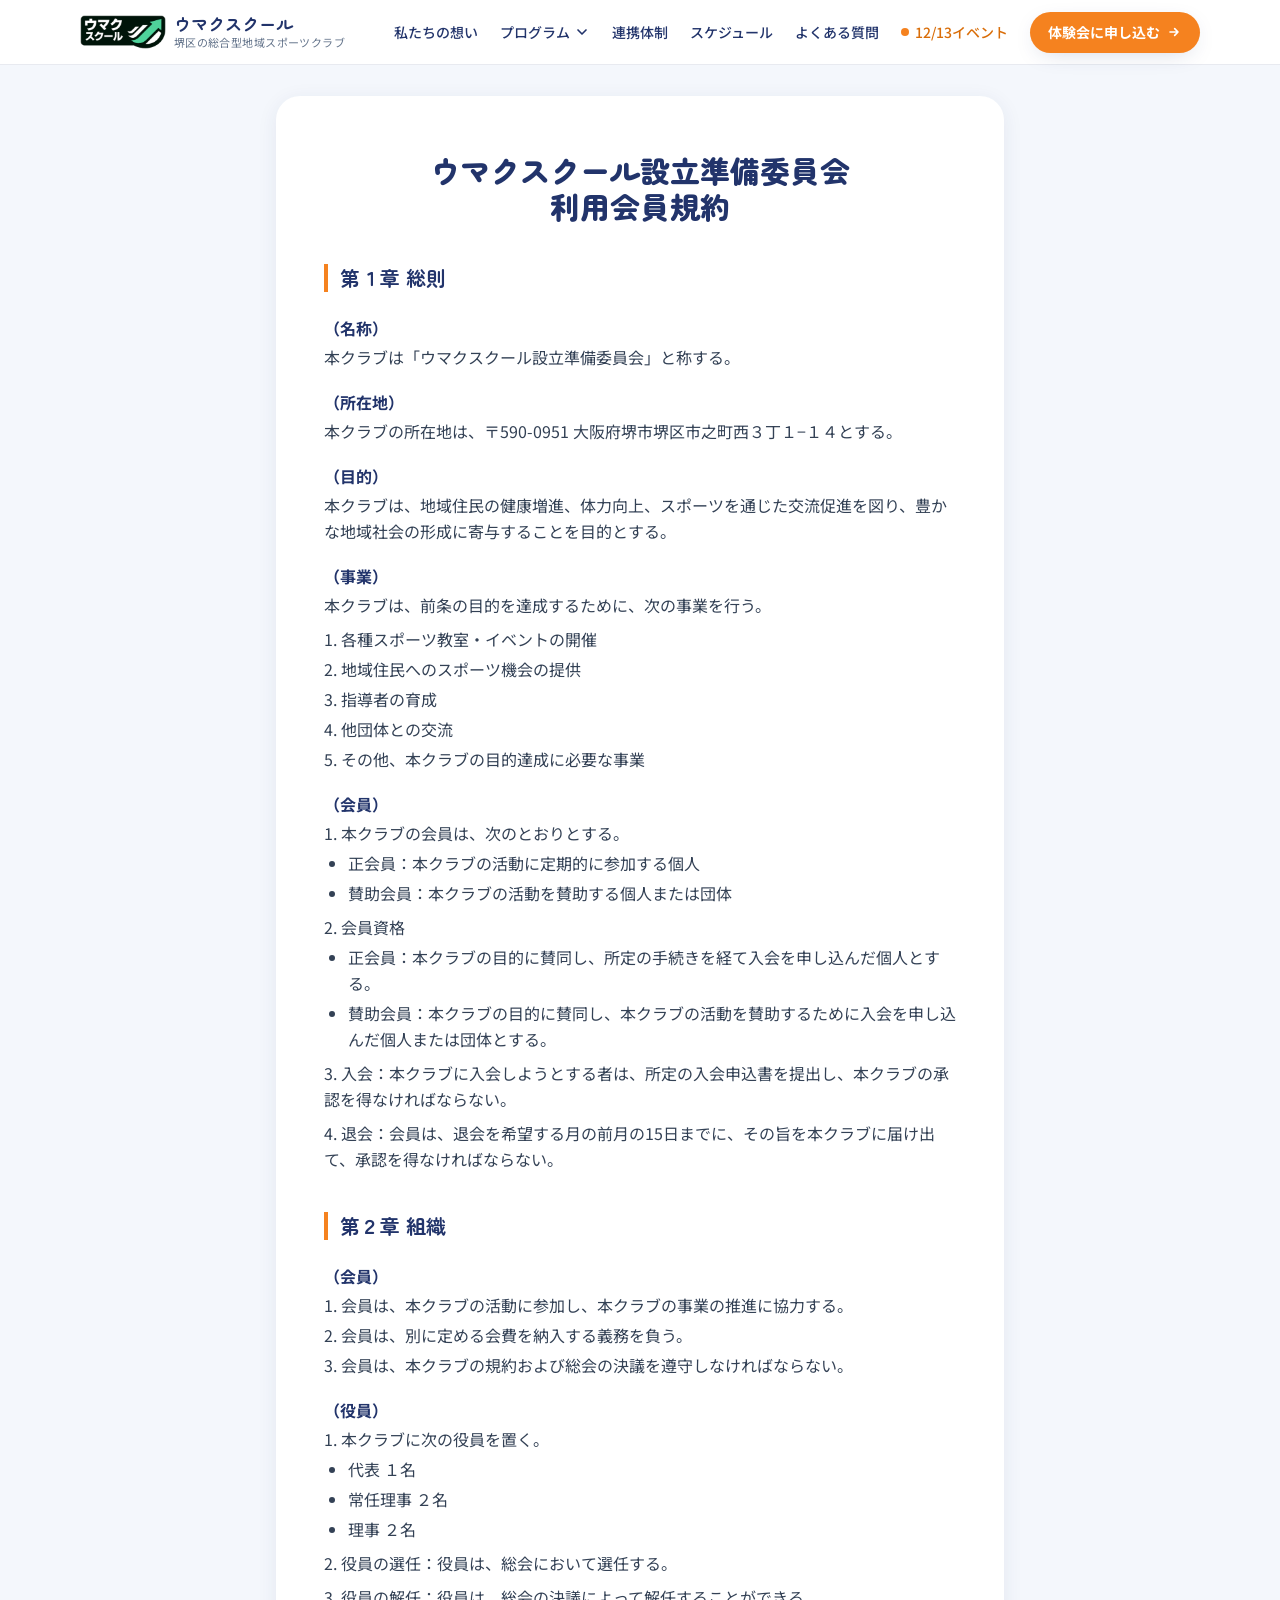
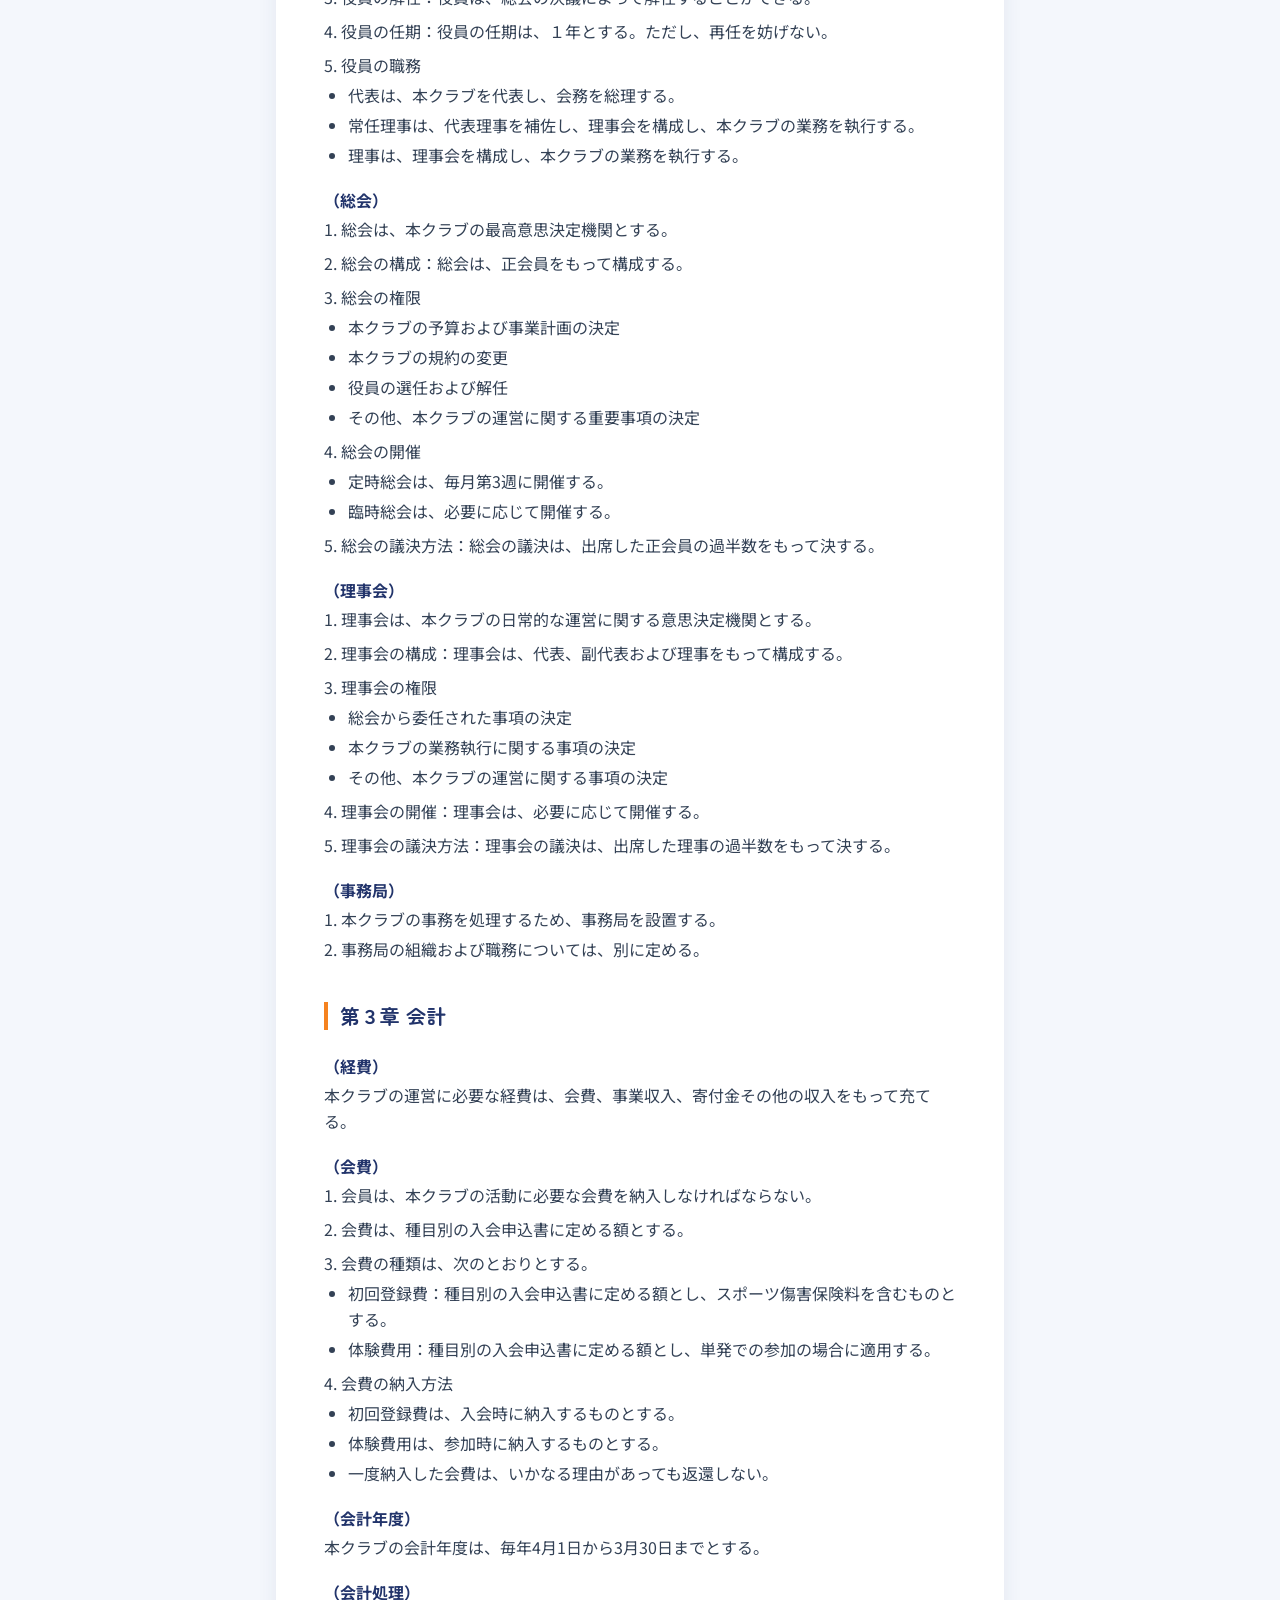
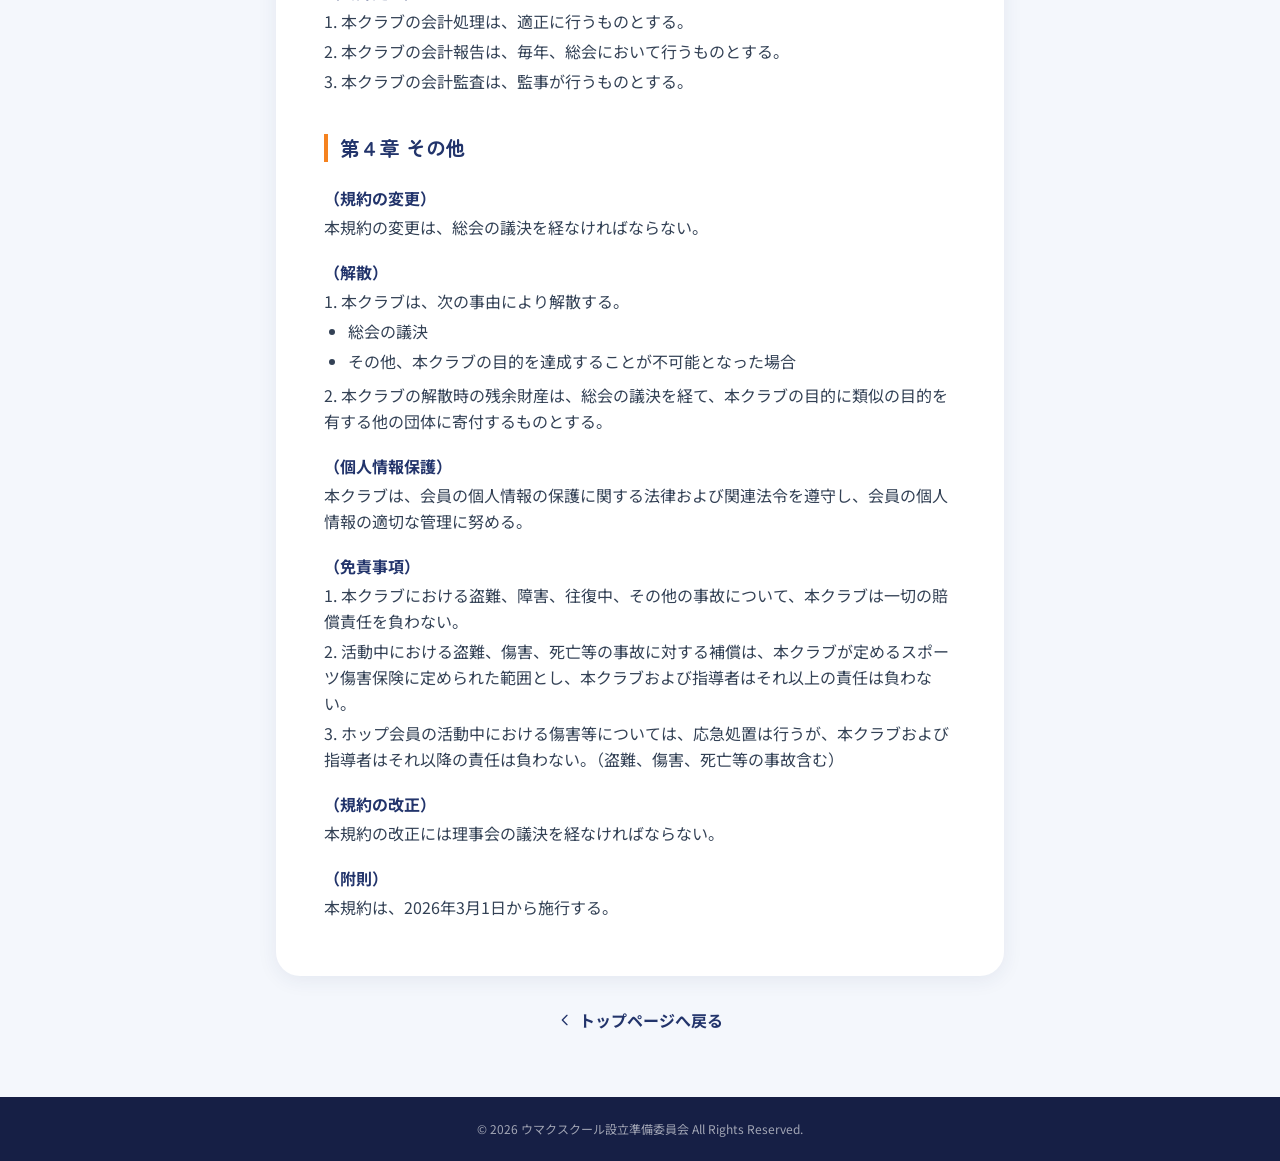
<file: kiyaku.html>
<!DOCTYPE html>
<html lang="ja" class="scroll-smooth">
<head>
<meta charset="UTF-8">
<meta name="viewport" content="width=device-width, initial-scale=1.0">
<title>利用会員規約｜ウマクスクール</title>
<meta name="description" content="ウマクスクール設立準備委員会 利用会員規約">
<meta name="robots" content="noindex">
<link rel="icon" type="image/png" href="favicon.png">
<link rel="apple-touch-icon" href="apple-touch-icon.png">
<link rel="preconnect" href="https://fonts.googleapis.com"><link rel="preconnect" href="https://fonts.gstatic.com" crossorigin><link href="https://fonts.googleapis.com/css2?family=Noto+Sans+JP:wght@400;500;700&family=Zen+Maru+Gothic:wght@500;700;900&display=swap" rel="stylesheet">
<link rel="stylesheet" href="kiyaku.tw.css">
<script type="text/tailwind-config">
tailwind.config = { theme: { extend: {
  colors: { kon:'#22346B', 'kon-light':'#EEF3FB', 'kon-deep':'#161F45', 'vita-orange':'#F5821F' },
  fontFamily: { display:["'Zen Maru Gothic'",'sans-serif'], sans:["'Noto Sans JP'",'sans-serif'] },
  boxShadow: { card:'0 4px 20px rgba(34,52,107,.08)' }
} } }
</script>
<style>
  article h2 { scroll-margin-top: 5.5rem; }
</style>
</head>
<body class="font-sans text-slate-700 bg-kon-light/60">

<!-- GNAV -->
<style>
.gn{position:fixed;top:0;left:0;right:0;z-index:60;background:rgba(255,255,255,.94);-webkit-backdrop-filter:blur(8px);backdrop-filter:blur(8px);border-bottom:1px solid rgba(34,52,107,.1);font-family:"Noto Sans JP",sans-serif}
.gn *{box-sizing:border-box}
.gn-in{max-width:72rem;margin:0 auto;padding:0 16px;height:64px;display:flex;align-items:center;justify-content:space-between;gap:12px}
.gn-logo{display:flex;align-items:center;gap:8px;text-decoration:none;flex-shrink:0}
.gn-logo img{height:34px;width:auto;display:block}
.gn-logo b{display:block;font-family:"Zen Maru Gothic",sans-serif;font-weight:700;color:#22346B;font-size:17px;line-height:1.2}
.gn-logo small{display:block;color:#64748b;font-size:11px;letter-spacing:.04em}
.gn-pc{display:none;align-items:center;gap:22px;font-size:14px;font-weight:500;white-space:nowrap}
.gn-pc>a,.gn-dd>button{color:#22346B;text-decoration:none;background:none;border:0;font:inherit;cursor:pointer;padding:8px 0;display:inline-flex;align-items:center;gap:4px}
.gn-pc>a:hover,.gn-dd>button:hover{color:#F5821F}
.gn-ev{color:#D96D08!important;font-weight:700}
.gn-ev:before{content:"";width:8px;height:8px;border-radius:50%;background:#F5821F;display:inline-block;margin-right:2px}
.gn .gn-cta,.gn-pc>a.gn-cta{display:inline-flex;align-items:center;gap:6px;background:#F5821F;color:#fff!important;font-weight:700;font-size:14px;padding:10px 18px;border-radius:999px;text-decoration:none;box-shadow:0 6px 24px -10px rgba(34,52,107,.28);white-space:nowrap}
.gn .gn-cta:hover{background:#D96D08;color:#fff}
.gn-dd{position:relative}
.gn-dd svg{transition:transform .2s}
.gn-dd.open svg{transform:rotate(180deg)}
.gn-sub{position:absolute;top:100%;left:50%;transform:translateX(-50%);min-width:270px;background:#fff;border:1px solid rgba(34,52,107,.1);border-radius:16px;box-shadow:0 16px 40px -12px rgba(34,52,107,.35);padding:8px;display:none}
.gn-dd.open .gn-sub{display:block}
@media (hover:hover) and (min-width:1024px){.gn-dd:hover .gn-sub{display:block}.gn-dd:hover svg{transform:rotate(180deg)}}
.gn-sub a{display:block;padding:10px 12px;border-radius:10px;color:#22346B;text-decoration:none}
.gn-sub a:hover,.gn-sub a.cur{background:#EEF3FB}
.gn-sub a b{display:block;font-weight:700;font-size:14px}
.gn-sub a span{display:block;font-size:12px;color:#64748b;margin-top:1px}
.gn-sub hr{border:0;border-top:1px solid #eef2f7;margin:6px 4px}
.gn-sub .gn-all{font-size:13px;font-weight:700;color:#D96D08}
.gn-btn{display:inline-flex;align-items:center;justify-content:center;width:44px;height:44px;border:0;background:none;color:#22346B;border-radius:10px;cursor:pointer}
.gn-btn:hover{background:#EEF3FB}
.gn-btn .x{display:none}.gn.open .gn-btn .x{display:block}.gn.open .gn-btn .h{display:none}
.gn-sp{display:none;border-top:1px solid rgba(34,52,107,.1);background:#fff;max-height:calc(100vh - 64px);overflow-y:auto}
.gn.open .gn-sp{display:block}
.gn-sp nav{padding:8px 16px 20px;display:flex;flex-direction:column}
.gn-sp a,.gn-sp summary{display:flex;align-items:center;justify-content:space-between;padding:14px 4px;border-bottom:1px solid #f1f5f9;color:#22346B;font-weight:500;font-size:15px;text-decoration:none;cursor:pointer;list-style:none}
.gn-sp summary::-webkit-details-marker{display:none}
.gn-sp details[open] summary svg{transform:rotate(180deg)}
.gn-sp .gn-kids{background:#F8FAFC;border-radius:12px;margin:6px 0 4px;padding:2px 12px}
.gn-sp .gn-kids a{font-size:14px;padding:12px 2px}
.gn-sp .gn-kids a:last-child{border-bottom:0}
.gn-sp .gn-kids a span{font-size:11px;color:#64748b;font-weight:400;margin-left:8px;text-align:right}
.gn-sp .gn-kids a.cur{color:#D96D08;font-weight:700}
.gn-sp .gn-cta{justify-content:center;margin-top:16px;padding:14px;font-size:15px}
@media (min-width:1024px){.gn-pc{display:flex}.gn-btn,.gn-sp,.gn.open .gn-sp{display:none!important}}
@media (max-width:380px){.gn-logo small{display:none}}
@media (min-width:1024px) and (max-width:1199px){.gn-logo small{display:none}.gn-pc{gap:14px;font-size:13px}.gn .gn-cta{padding:9px 14px;font-size:13px}}
</style>
<header id="gnav" class="gn">
  <div class="gn-in">
    <a href="./" class="gn-logo" aria-label="ウマクスクールのトップへ"><img src="img/um.png" alt=""><span><b>ウマクスクール</b><small>堺区の総合型地域スポーツクラブ</small></span></a>
    <nav class="gn-pc" aria-label="グローバルメニュー">
      <a href="./#vision">私たちの想い</a>
      <div class="gn-dd"><button type="button" aria-expanded="false" aria-haspopup="true">プログラム<svg width="16" height="16" fill="none" stroke="currentColor" stroke-width="2.5" viewBox="0 0 24 24" aria-hidden="true"><path stroke-linecap="round" stroke-linejoin="round" d="M6 9l6 6 6-6"/></svg></button>
        <div class="gn-sub"><a href="senyo-fc.html"><b>サッカー</b><span>SENYO F.C.</span></a><a href="dance.html"><b>ダンス</b><span>SAKAI DANCE ZONE</span></a><a href="running/"><b>走り方教室</b><span>阪堺病院SCAの体づくりつき</span></a><a href="volleyball/"><b>バレーボール教室</b><span>小4〜・親子OK</span></a><a href="shokuiku/"><b>食育講習会</b><span>講師：小林勉シェフ</span></a><hr><a class="gn-all" href="./#programs">すべてのプログラムを見る →</a></div>
      </div>
      <a href="./#partners">連携体制</a><a href="./#schedule">スケジュール</a><a href="./#faq">よくある質問</a>
      <a class="gn-ev" href="academy/">12/13イベント</a>
      <a class="gn-cta" href="index.html#entry">体験会に申し込む<svg width="16" height="16" fill="none" stroke="currentColor" stroke-width="2.5" viewBox="0 0 24 24" aria-hidden="true"><path stroke-linecap="round" stroke-linejoin="round" d="M13 7l5 5-5 5M6 12h12"/></svg></a>
    </nav>
    <button type="button" class="gn-btn" aria-label="メニューを開く" aria-expanded="false" aria-controls="gnavSp">
      <svg class="h" width="28" height="28" fill="none" stroke="currentColor" stroke-width="2" viewBox="0 0 24 24"><path stroke-linecap="round" d="M4 7h16M4 12h16M4 17h16"/></svg>
      <svg class="x" width="28" height="28" fill="none" stroke="currentColor" stroke-width="2" viewBox="0 0 24 24"><path stroke-linecap="round" d="M6 6l12 12M18 6L6 18"/></svg>
    </button>
  </div>
  <div id="gnavSp" class="gn-sp">
    <nav aria-label="メニュー">
      <a href="academy/" style="color:#D96D08;font-weight:700">● 12/13イベント「いい調子ACADEMY in 堺」</a>
      <a href="./#vision">私たちの想い</a>
      <details open><summary>プログラム<svg width="16" height="16" fill="none" stroke="currentColor" stroke-width="2.5" viewBox="0 0 24 24" aria-hidden="true"><path stroke-linecap="round" stroke-linejoin="round" d="M6 9l6 6 6-6"/></svg></summary><div class="gn-kids"><a href="senyo-fc.html">サッカー<span>SENYO F.C.</span></a><a href="dance.html">ダンス<span>SAKAI DANCE ZONE</span></a><a href="running/">走り方教室<span>阪堺病院SCAの体づくりつき</span></a><a href="volleyball/">バレーボール教室<span>小4〜・親子OK</span></a><a href="shokuiku/">食育講習会<span>講師：小林勉シェフ</span></a><a href="./#programs" style="color:#D96D08;font-weight:700">すべてのプログラムを見る</a></div></details>
      <a href="./#partners">連携体制</a><a href="./#schedule">スケジュール</a><a href="./#faq">よくある質問</a>
      <a class="gn-cta" href="index.html#entry">体験会に申し込む<svg width="16" height="16" fill="none" stroke="currentColor" stroke-width="2.5" viewBox="0 0 24 24" aria-hidden="true"><path stroke-linecap="round" stroke-linejoin="round" d="M13 7l5 5-5 5M6 12h12"/></svg></a>
    </nav>
  </div>
</header>
<script>
(function(){var g=document.getElementById('gnav');if(!g)return;
var b=g.querySelector('.gn-btn'),d=g.querySelector('.gn-dd'),db=d&&d.querySelector('button');
if(b)b.addEventListener('click',function(){var o=g.classList.toggle('open');b.setAttribute('aria-expanded',o);b.setAttribute('aria-label',o?'メニューを閉じる':'メニューを開く');});
g.querySelectorAll('.gn-sp a').forEach(function(a){a.addEventListener('click',function(){g.classList.remove('open');b&&b.setAttribute('aria-expanded','false');});});
if(db)db.addEventListener('click',function(e){e.stopPropagation();var o=d.classList.toggle('open');db.setAttribute('aria-expanded',o);});
document.addEventListener('click',function(e){if(d&&!d.contains(e.target)){d.classList.remove('open');db&&db.setAttribute('aria-expanded','false');}});
document.addEventListener('keydown',function(e){if(e.key==='Escape'){g.classList.remove('open');d&&d.classList.remove('open');}});
})();
</script>
<!-- /GNAV -->

<main class="pt-24 pb-16">
  <article class="max-w-3xl mx-auto px-5">
    <div class="bg-white rounded-3xl shadow-card px-6 py-10 md:px-12 md:py-14">
      <h1 class="font-display font-black text-kon text-2xl md:text-3xl text-center">ウマクスクール設立準備委員会<br>利用会員規約</h1>

      <h2 class="mt-10 font-display font-bold text-kon text-xl border-l-4 border-vita-orange pl-3">第１章 総則</h2>

      <h3 class="mt-6 font-bold text-kon">（名称）</h3>
      <p class="mt-1 leading-relaxed">本クラブは「ウマクスクール設立準備委員会」と称する。</p>

      <h3 class="mt-5 font-bold text-kon">（所在地）</h3>
      <p class="mt-1 leading-relaxed">本クラブの所在地は、〒590-0951 大阪府堺市堺区市之町西３丁１−１４とする。</p>

      <h3 class="mt-5 font-bold text-kon">（目的）</h3>
      <p class="mt-1 leading-relaxed">本クラブは、地域住民の健康増進、体力向上、スポーツを通じた交流促進を図り、豊かな地域社会の形成に寄与することを目的とする。</p>

      <h3 class="mt-5 font-bold text-kon">（事業）</h3>
      <p class="mt-1 leading-relaxed">本クラブは、前条の目的を達成するために、次の事業を行う。</p>
      <ol class="mt-2 list-decimal list-inside space-y-1 leading-relaxed">
        <li>各種スポーツ教室・イベントの開催</li>
        <li>地域住民へのスポーツ機会の提供</li>
        <li>指導者の育成</li>
        <li>他団体との交流</li>
        <li>その他、本クラブの目的達成に必要な事業</li>
      </ol>

      <h3 class="mt-5 font-bold text-kon">（会員）</h3>
      <ol class="mt-1 list-decimal list-inside space-y-2 leading-relaxed">
        <li>本クラブの会員は、次のとおりとする。
          <ul class="mt-1 ml-6 list-disc space-y-1">
            <li>正会員：本クラブの活動に定期的に参加する個人</li>
            <li>賛助会員：本クラブの活動を賛助する個人または団体</li>
          </ul>
        </li>
        <li>会員資格
          <ul class="mt-1 ml-6 list-disc space-y-1">
            <li>正会員：本クラブの目的に賛同し、所定の手続きを経て入会を申し込んだ個人とする。</li>
            <li>賛助会員：本クラブの目的に賛同し、本クラブの活動を賛助するために入会を申し込んだ個人または団体とする。</li>
          </ul>
        </li>
        <li>入会：本クラブに入会しようとする者は、所定の入会申込書を提出し、本クラブの承認を得なければならない。</li>
        <li>退会：会員は、退会を希望する月の前月の15日までに、その旨を本クラブに届け出て、承認を得なければならない。</li>
      </ol>

      <h2 class="mt-10 font-display font-bold text-kon text-xl border-l-4 border-vita-orange pl-3">第２章 組織</h2>

      <h3 class="mt-6 font-bold text-kon">（会員）</h3>
      <ol class="mt-1 list-decimal list-inside space-y-1 leading-relaxed">
        <li>会員は、本クラブの活動に参加し、本クラブの事業の推進に協力する。</li>
        <li>会員は、別に定める会費を納入する義務を負う。</li>
        <li>会員は、本クラブの規約および総会の決議を遵守しなければならない。</li>
      </ol>

      <h3 class="mt-5 font-bold text-kon">（役員）</h3>
      <ol class="mt-1 list-decimal list-inside space-y-2 leading-relaxed">
        <li>本クラブに次の役員を置く。
          <ul class="mt-1 ml-6 list-disc space-y-1">
            <li>代表 １名</li>
            <li>常任理事 ２名</li>
            <li>理事 ２名</li>
          </ul>
        </li>
        <li>役員の選任：役員は、総会において選任する。</li>
        <li>役員の解任：役員は、総会の決議によって解任することができる。</li>
        <li>役員の任期：役員の任期は、１年とする。ただし、再任を妨げない。</li>
        <li>役員の職務
          <ul class="mt-1 ml-6 list-disc space-y-1">
            <li>代表は、本クラブを代表し、会務を総理する。</li>
            <li>常任理事は、代表理事を補佐し、理事会を構成し、本クラブの業務を執行する。</li>
            <li>理事は、理事会を構成し、本クラブの業務を執行する。</li>
          </ul>
        </li>
      </ol>

      <h3 class="mt-5 font-bold text-kon">（総会）</h3>
      <ol class="mt-1 list-decimal list-inside space-y-2 leading-relaxed">
        <li>総会は、本クラブの最高意思決定機関とする。</li>
        <li>総会の構成：総会は、正会員をもって構成する。</li>
        <li>総会の権限
          <ul class="mt-1 ml-6 list-disc space-y-1">
            <li>本クラブの予算および事業計画の決定</li>
            <li>本クラブの規約の変更</li>
            <li>役員の選任および解任</li>
            <li>その他、本クラブの運営に関する重要事項の決定</li>
          </ul>
        </li>
        <li>総会の開催
          <ul class="mt-1 ml-6 list-disc space-y-1">
            <li>定時総会は、毎月第3週に開催する。</li>
            <li>臨時総会は、必要に応じて開催する。</li>
          </ul>
        </li>
        <li>総会の議決方法：総会の議決は、出席した正会員の過半数をもって決する。</li>
      </ol>

      <h3 class="mt-5 font-bold text-kon">（理事会）</h3>
      <ol class="mt-1 list-decimal list-inside space-y-2 leading-relaxed">
        <li>理事会は、本クラブの日常的な運営に関する意思決定機関とする。</li>
        <li>理事会の構成：理事会は、代表、副代表および理事をもって構成する。</li>
        <li>理事会の権限
          <ul class="mt-1 ml-6 list-disc space-y-1">
            <li>総会から委任された事項の決定</li>
            <li>本クラブの業務執行に関する事項の決定</li>
            <li>その他、本クラブの運営に関する事項の決定</li>
          </ul>
        </li>
        <li>理事会の開催：理事会は、必要に応じて開催する。</li>
        <li>理事会の議決方法：理事会の議決は、出席した理事の過半数をもって決する。</li>
      </ol>

      <h3 class="mt-5 font-bold text-kon">（事務局）</h3>
      <ol class="mt-1 list-decimal list-inside space-y-1 leading-relaxed">
        <li>本クラブの事務を処理するため、事務局を設置する。</li>
        <li>事務局の組織および職務については、別に定める。</li>
      </ol>

      <h2 class="mt-10 font-display font-bold text-kon text-xl border-l-4 border-vita-orange pl-3">第３章 会計</h2>

      <h3 class="mt-6 font-bold text-kon">（経費）</h3>
      <p class="mt-1 leading-relaxed">本クラブの運営に必要な経費は、会費、事業収入、寄付金その他の収入をもって充てる。</p>

      <h3 class="mt-5 font-bold text-kon">（会費）</h3>
      <ol class="mt-1 list-decimal list-inside space-y-2 leading-relaxed">
        <li>会員は、本クラブの活動に必要な会費を納入しなければならない。</li>
        <li>会費は、種目別の入会申込書に定める額とする。</li>
        <li>会費の種類は、次のとおりとする。
          <ul class="mt-1 ml-6 list-disc space-y-1">
            <li>初回登録費：種目別の入会申込書に定める額とし、スポーツ傷害保険料を含むものとする。</li>
            <li>体験費用：種目別の入会申込書に定める額とし、単発での参加の場合に適用する。</li>
          </ul>
        </li>
        <li>会費の納入方法
          <ul class="mt-1 ml-6 list-disc space-y-1">
            <li>初回登録費は、入会時に納入するものとする。</li>
            <li>体験費用は、参加時に納入するものとする。</li>
            <li>一度納入した会費は、いかなる理由があっても返還しない。</li>
          </ul>
        </li>
      </ol>

      <h3 class="mt-5 font-bold text-kon">（会計年度）</h3>
      <p class="mt-1 leading-relaxed">本クラブの会計年度は、毎年4月1日から3月30日までとする。</p>

      <h3 class="mt-5 font-bold text-kon">（会計処理）</h3>
      <ol class="mt-1 list-decimal list-inside space-y-1 leading-relaxed">
        <li>本クラブの会計処理は、適正に行うものとする。</li>
        <li>本クラブの会計報告は、毎年、総会において行うものとする。</li>
        <li>本クラブの会計監査は、監事が行うものとする。</li>
      </ol>

      <h2 class="mt-10 font-display font-bold text-kon text-xl border-l-4 border-vita-orange pl-3">第４章 その他</h2>

      <h3 class="mt-6 font-bold text-kon">（規約の変更）</h3>
      <p class="mt-1 leading-relaxed">本規約の変更は、総会の議決を経なければならない。</p>

      <h3 class="mt-5 font-bold text-kon">（解散）</h3>
      <ol class="mt-1 list-decimal list-inside space-y-2 leading-relaxed">
        <li>本クラブは、次の事由により解散する。
          <ul class="mt-1 ml-6 list-disc space-y-1">
            <li>総会の議決</li>
            <li>その他、本クラブの目的を達成することが不可能となった場合</li>
          </ul>
        </li>
        <li>本クラブの解散時の残余財産は、総会の議決を経て、本クラブの目的に類似の目的を有する他の団体に寄付するものとする。</li>
      </ol>

      <h3 class="mt-5 font-bold text-kon">（個人情報保護）</h3>
      <p class="mt-1 leading-relaxed">本クラブは、会員の個人情報の保護に関する法律および関連法令を遵守し、会員の個人情報の適切な管理に努める。</p>

      <h3 class="mt-5 font-bold text-kon">（免責事項）</h3>
      <ol class="mt-1 list-decimal list-inside space-y-1 leading-relaxed">
        <li>本クラブにおける盗難、障害、往復中、その他の事故について、本クラブは一切の賠償責任を負わない。</li>
        <li>活動中における盗難、傷害、死亡等の事故に対する補償は、本クラブが定めるスポーツ傷害保険に定められた範囲とし、本クラブおよび指導者はそれ以上の責任は負わない。</li>
        <li>ホップ会員の活動中における傷害等については、応急処置は行うが、本クラブおよび指導者はそれ以降の責任は負わない。（盗難、傷害、死亡等の事故含む）</li>
      </ol>

      <h3 class="mt-5 font-bold text-kon">（規約の改正）</h3>
      <p class="mt-1 leading-relaxed">本規約の改正には理事会の議決を経なければならない。</p>

      <h3 class="mt-5 font-bold text-kon">（附則）</h3>
      <p class="mt-1 leading-relaxed">本規約は、2026年3月1日から施行する。</p>
    </div>

    <p class="mt-8 text-center">
      <a href="index.html" class="inline-flex items-center gap-1.5 font-bold text-kon hover:text-vita-orange transition-colors">
        <svg class="w-4 h-4" fill="none" stroke="currentColor" stroke-width="2" viewBox="0 0 24 24"><path stroke-linecap="round" stroke-linejoin="round" d="M15 19l-7-7 7-7"/></svg>
        トップページへ戻る
      </a>
    </p>
  </article>
</main>

<footer class="bg-kon-deep text-white/60 text-xs text-center py-6">
  &copy; 2026 ウマクスクール設立準備委員会 All Rights Reserved.
</footer>

</body>
</html>
</file>
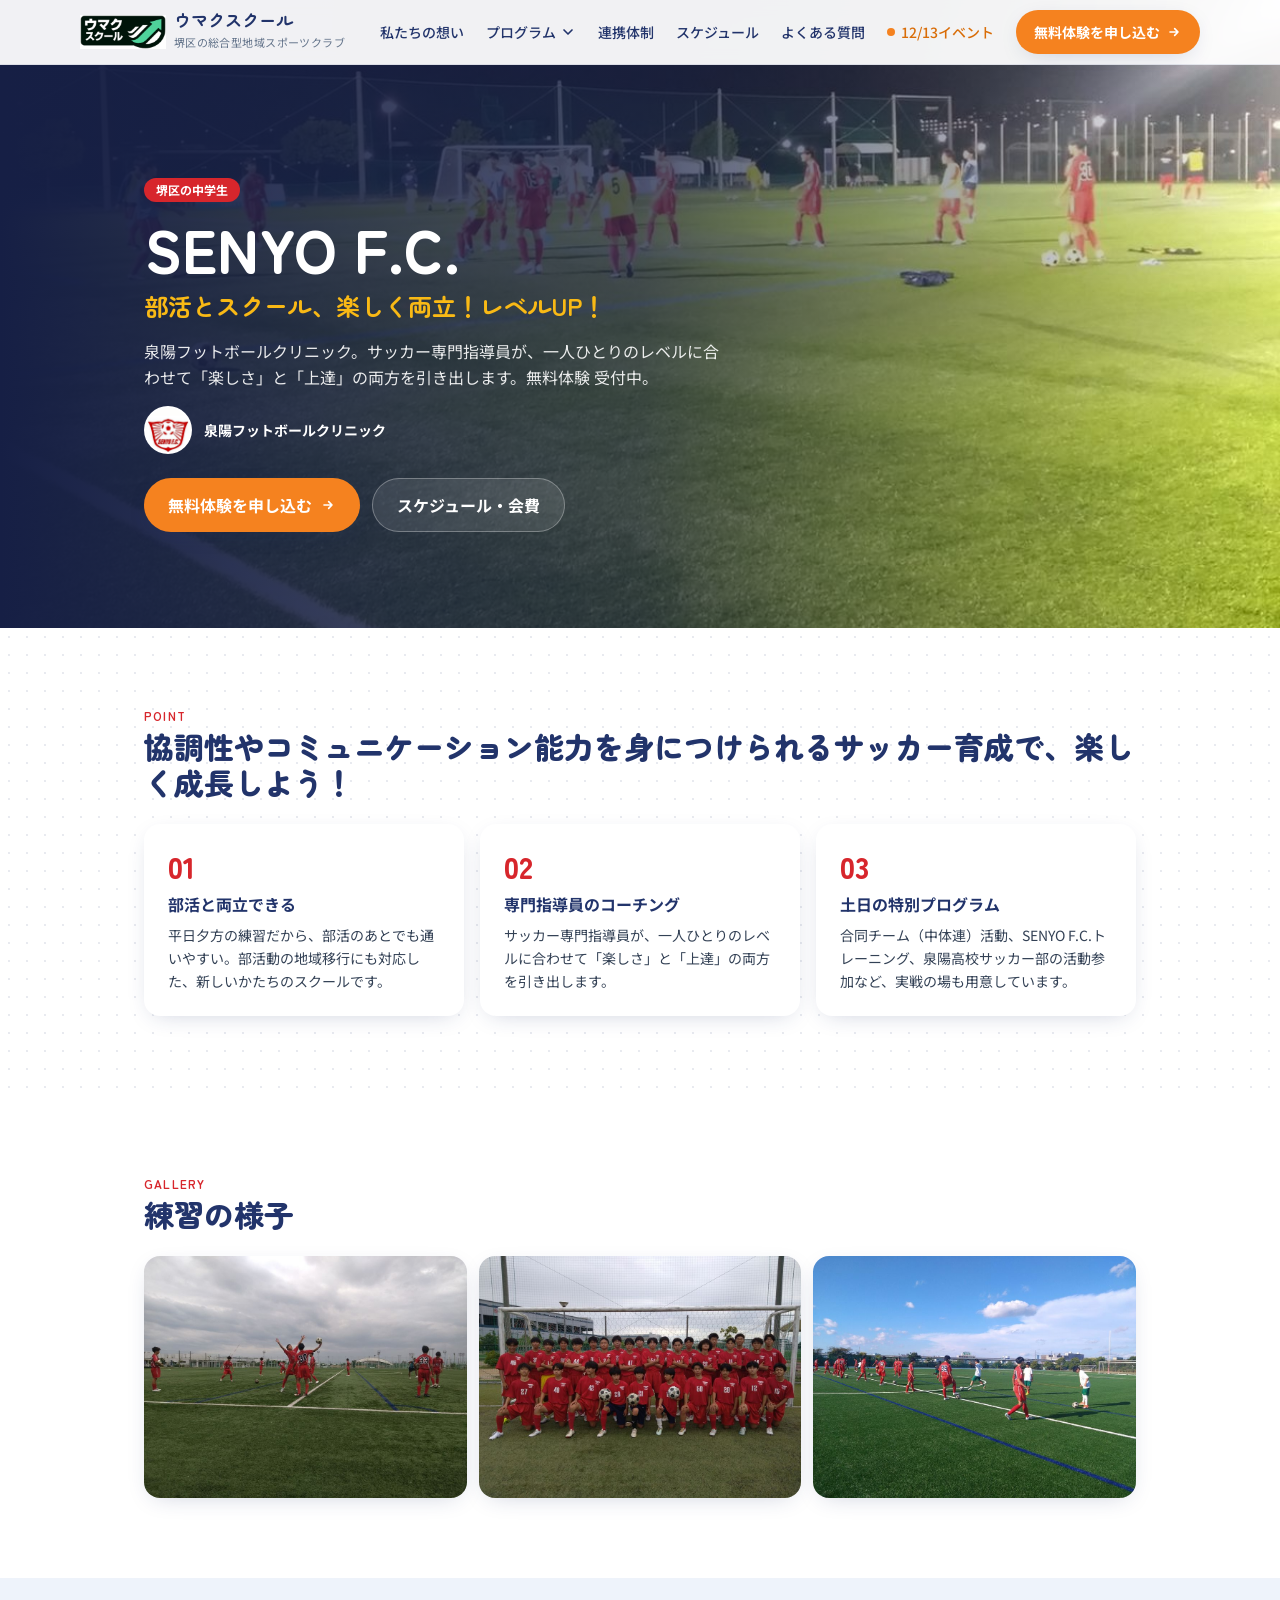
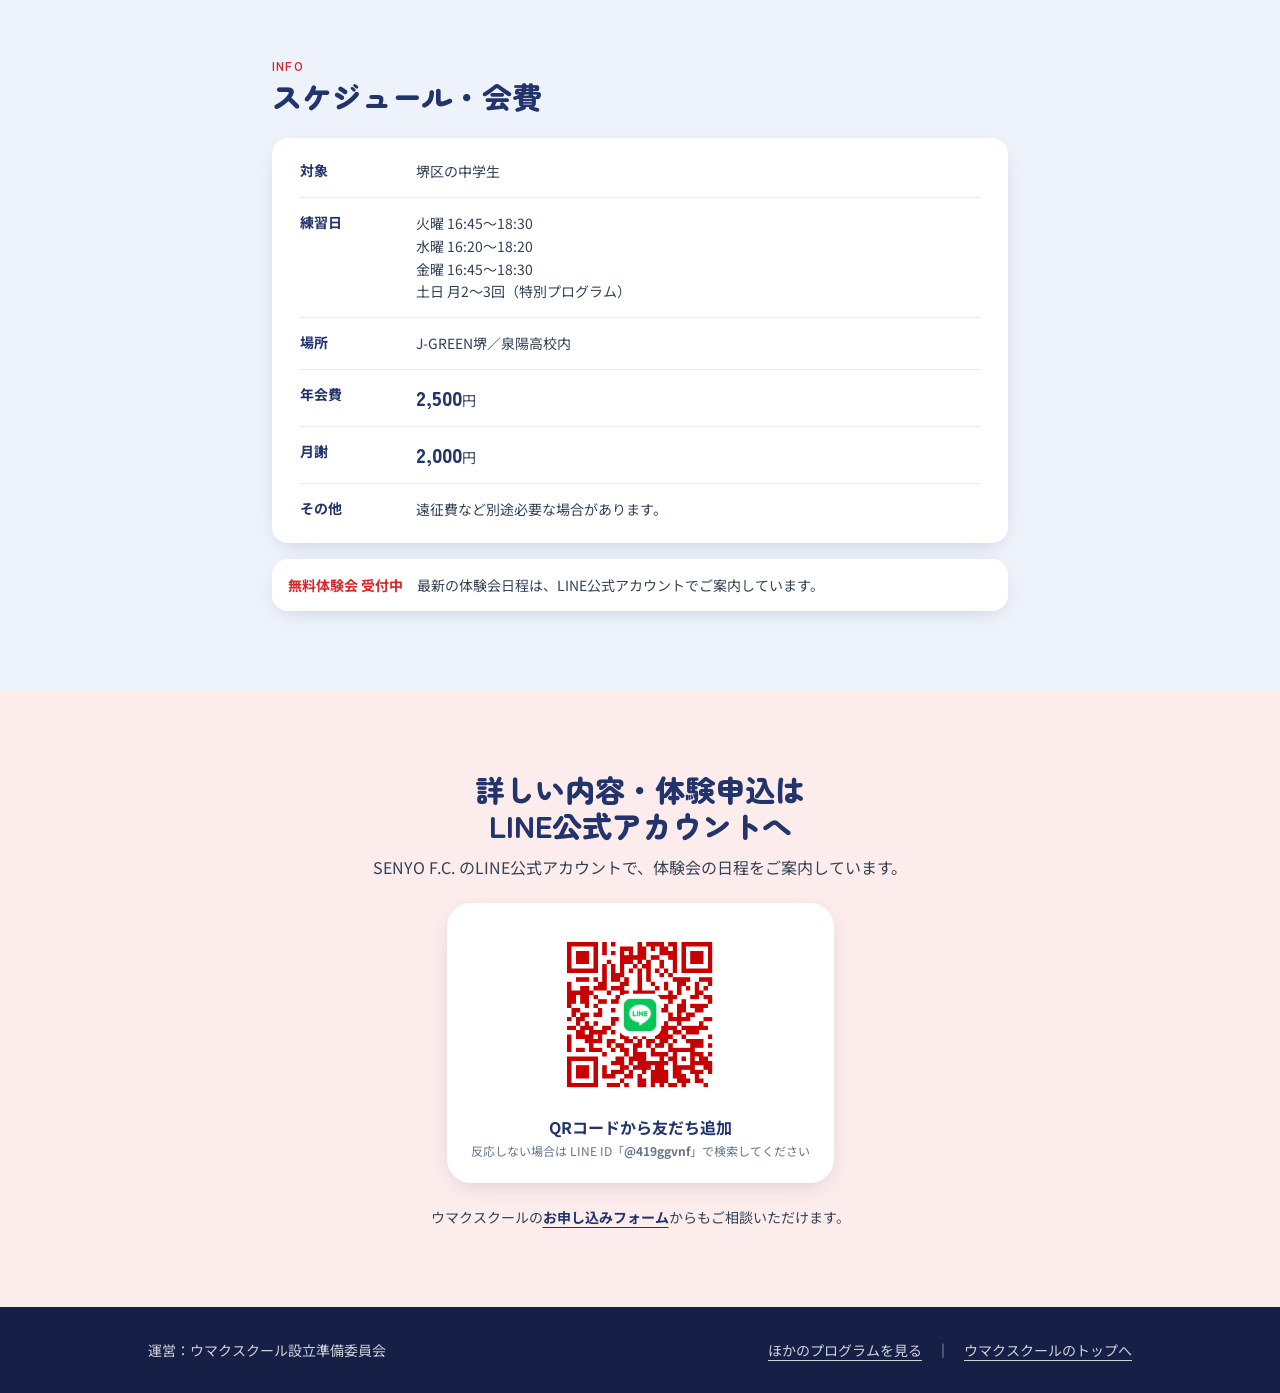
<file: senyo-fc.html>
<!DOCTYPE html>
<html lang="ja">
<head>
<meta charset="UTF-8">
<meta name="viewport" content="width=device-width, initial-scale=1.0">
<title>SENYO F.C.（泉陽フットボールクリニック）｜ウマクスクール</title>
<meta name="description" content="部活とスクール、楽しく両立！レベルUP！堺区の中学生対象のサッカースクール SENYO F.C.（泉陽フットボールクリニック）。無料体験受付中。">
<meta property="og:title" content="SENYO F.C.（泉陽フットボールクリニック）｜ウマクスクール">
<meta property="og:description" content="部活とスクール、楽しく両立！レベルUP！堺区の中学生対象のサッカースクール SENYO F.C.（泉陽フットボールクリニック）。無料体験受付中。">
<meta property="og:type" content="website">
<meta property="og:url" content="https://k-shimizu-umaku.github.io/umaku-school/senyo-fc.html">
<link rel="preconnect" href="https://fonts.googleapis.com">
<link rel="preconnect" href="https://fonts.gstatic.com" crossorigin>
<link href="https://fonts.googleapis.com/css2?family=Zen+Maru+Gothic:wght@500;700;900&family=Noto+Sans+JP:wght@400;500;700&display=swap" rel="stylesheet">
<link rel="stylesheet" href="senyo-fc.tw.css">
<script type="text/tailwind-config">
tailwind.config = {
  theme: { extend: {
    colors: {
      kon:  { light:'#EEF3FB', DEFAULT:'#22346B', deep:'#161F45' },
      vita: { orange:'#F5821F', dark:'#D96D08', green:'#3E9B4F', greenlight:'#E9F5EB', yellow:'#F9B915' },
      ac:   { DEFAULT:'#D7262C', dark:'#B01E23', soft:'#FDECEC' },
    },
    fontFamily: { display:['"Zen Maru Gothic"','sans-serif'], body:['"Noto Sans JP"','sans-serif'] },
    boxShadow: { card:'0 6px 24px -10px rgba(34,52,107,.28)' },
  } }
}
</script>
<style>
  html { scroll-behavior:smooth; scroll-padding-top:5rem; }
  .lane { background-image: repeating-linear-gradient(90deg, rgba(255,255,255,.18) 0 2px, transparent 2px 64px); }
  .dots { background-image: radial-gradient(rgba(34,52,107,.10) 1.5px, transparent 1.5px); background-size:18px 18px; }
  @media (prefers-reduced-motion: reduce) { html { scroll-behavior:auto; } }
</style>
</head>
<body class="font-body text-[15px] md:text-base text-slate-700 bg-white antialiased">

<!-- GNAV -->
<style>
.gn{position:fixed;top:0;left:0;right:0;z-index:60;background:rgba(255,255,255,.94);-webkit-backdrop-filter:blur(8px);backdrop-filter:blur(8px);border-bottom:1px solid rgba(34,52,107,.1);font-family:"Noto Sans JP",sans-serif}
.gn *{box-sizing:border-box}
.gn-in{max-width:72rem;margin:0 auto;padding:0 16px;height:64px;display:flex;align-items:center;justify-content:space-between;gap:12px}
.gn-logo{display:flex;align-items:center;gap:8px;text-decoration:none;flex-shrink:0}
.gn-logo img{height:34px;width:auto;display:block}
.gn-logo b{display:block;font-family:"Zen Maru Gothic",sans-serif;font-weight:700;color:#22346B;font-size:17px;line-height:1.2}
.gn-logo small{display:block;color:#64748b;font-size:11px;letter-spacing:.04em}
.gn-pc{display:none;align-items:center;gap:22px;font-size:14px;font-weight:500;white-space:nowrap}
.gn-pc>a,.gn-dd>button{color:#22346B;text-decoration:none;background:none;border:0;font:inherit;cursor:pointer;padding:8px 0;display:inline-flex;align-items:center;gap:4px}
.gn-pc>a:hover,.gn-dd>button:hover{color:#F5821F}
.gn-ev{color:#D96D08!important;font-weight:700}
.gn-ev:before{content:"";width:8px;height:8px;border-radius:50%;background:#F5821F;display:inline-block;margin-right:2px}
.gn .gn-cta,.gn-pc>a.gn-cta{display:inline-flex;align-items:center;gap:6px;background:#F5821F;color:#fff!important;font-weight:700;font-size:14px;padding:10px 18px;border-radius:999px;text-decoration:none;box-shadow:0 6px 24px -10px rgba(34,52,107,.28);white-space:nowrap}
.gn .gn-cta:hover{background:#D96D08;color:#fff}
.gn-dd{position:relative}
.gn-dd svg{transition:transform .2s}
.gn-dd.open svg{transform:rotate(180deg)}
.gn-sub{position:absolute;top:100%;left:50%;transform:translateX(-50%);min-width:270px;background:#fff;border:1px solid rgba(34,52,107,.1);border-radius:16px;box-shadow:0 16px 40px -12px rgba(34,52,107,.35);padding:8px;display:none}
.gn-dd.open .gn-sub{display:block}
@media (hover:hover) and (min-width:1024px){.gn-dd:hover .gn-sub{display:block}.gn-dd:hover svg{transform:rotate(180deg)}}
.gn-sub a{display:block;padding:10px 12px;border-radius:10px;color:#22346B;text-decoration:none}
.gn-sub a:hover,.gn-sub a.cur{background:#EEF3FB}
.gn-sub a b{display:block;font-weight:700;font-size:14px}
.gn-sub a span{display:block;font-size:12px;color:#64748b;margin-top:1px}
.gn-sub hr{border:0;border-top:1px solid #eef2f7;margin:6px 4px}
.gn-sub .gn-all{font-size:13px;font-weight:700;color:#D96D08}
.gn-btn{display:inline-flex;align-items:center;justify-content:center;width:44px;height:44px;border:0;background:none;color:#22346B;border-radius:10px;cursor:pointer}
.gn-btn:hover{background:#EEF3FB}
.gn-btn .x{display:none}.gn.open .gn-btn .x{display:block}.gn.open .gn-btn .h{display:none}
.gn-sp{display:none;border-top:1px solid rgba(34,52,107,.1);background:#fff;max-height:calc(100vh - 64px);overflow-y:auto}
.gn.open .gn-sp{display:block}
.gn-sp nav{padding:8px 16px 20px;display:flex;flex-direction:column}
.gn-sp a,.gn-sp summary{display:flex;align-items:center;justify-content:space-between;padding:14px 4px;border-bottom:1px solid #f1f5f9;color:#22346B;font-weight:500;font-size:15px;text-decoration:none;cursor:pointer;list-style:none}
.gn-sp summary::-webkit-details-marker{display:none}
.gn-sp details[open] summary svg{transform:rotate(180deg)}
.gn-sp .gn-kids{background:#F8FAFC;border-radius:12px;margin:6px 0 4px;padding:2px 12px}
.gn-sp .gn-kids a{font-size:14px;padding:12px 2px}
.gn-sp .gn-kids a:last-child{border-bottom:0}
.gn-sp .gn-kids a span{font-size:11px;color:#64748b;font-weight:400;margin-left:8px;text-align:right}
.gn-sp .gn-kids a.cur{color:#D96D08;font-weight:700}
.gn-sp .gn-cta{justify-content:center;margin-top:16px;padding:14px;font-size:15px}
@media (min-width:1024px){.gn-pc{display:flex}.gn-btn,.gn-sp,.gn.open .gn-sp{display:none!important}}
@media (max-width:380px){.gn-logo small{display:none}}
@media (min-width:1024px) and (max-width:1199px){.gn-logo small{display:none}.gn-pc{gap:14px;font-size:13px}.gn .gn-cta{padding:9px 14px;font-size:13px}}
</style>
<header id="gnav" class="gn">
  <div class="gn-in">
    <a href="./" class="gn-logo" aria-label="ウマクスクールのトップへ"><img src="img/um.png" alt=""><span><b>ウマクスクール</b><small>堺区の総合型地域スポーツクラブ</small></span></a>
    <nav class="gn-pc" aria-label="グローバルメニュー">
      <a href="./#vision">私たちの想い</a>
      <div class="gn-dd"><button type="button" aria-expanded="false" aria-haspopup="true">プログラム<svg width="16" height="16" fill="none" stroke="currentColor" stroke-width="2.5" viewBox="0 0 24 24" aria-hidden="true"><path stroke-linecap="round" stroke-linejoin="round" d="M6 9l6 6 6-6"/></svg></button>
        <div class="gn-sub"><a href="senyo-fc.html" class="cur" aria-current="page"><b>サッカー</b><span>SENYO F.C.</span></a><a href="dance.html"><b>ダンス</b><span>SAKAI DANCE ZONE</span></a><a href="running/"><b>走り方教室</b><span>阪堺病院SCAの体づくりつき</span></a><a href="volleyball/"><b>バレーボール教室</b><span>小4〜・親子OK</span></a><a href="shokuiku/"><b>食育講習会</b><span>講師：小林勉シェフ</span></a><hr><a class="gn-all" href="./#programs">すべてのプログラムを見る →</a></div>
      </div>
      <a href="./#partners">連携体制</a><a href="./#schedule">スケジュール</a><a href="./#faq">よくある質問</a>
      <a class="gn-ev" href="academy/">12/13イベント</a>
      <a class="gn-cta" href="#line">無料体験を申し込む<svg width="16" height="16" fill="none" stroke="currentColor" stroke-width="2.5" viewBox="0 0 24 24" aria-hidden="true"><path stroke-linecap="round" stroke-linejoin="round" d="M13 7l5 5-5 5M6 12h12"/></svg></a>
    </nav>
    <button type="button" class="gn-btn" aria-label="メニューを開く" aria-expanded="false" aria-controls="gnavSp">
      <svg class="h" width="28" height="28" fill="none" stroke="currentColor" stroke-width="2" viewBox="0 0 24 24"><path stroke-linecap="round" d="M4 7h16M4 12h16M4 17h16"/></svg>
      <svg class="x" width="28" height="28" fill="none" stroke="currentColor" stroke-width="2" viewBox="0 0 24 24"><path stroke-linecap="round" d="M6 6l12 12M18 6L6 18"/></svg>
    </button>
  </div>
  <div id="gnavSp" class="gn-sp">
    <nav aria-label="メニュー">
      <a href="academy/" style="color:#D96D08;font-weight:700">● 12/13イベント「いい調子ACADEMY in 堺」</a>
      <a href="./#vision">私たちの想い</a>
      <details open><summary>プログラム<svg width="16" height="16" fill="none" stroke="currentColor" stroke-width="2.5" viewBox="0 0 24 24" aria-hidden="true"><path stroke-linecap="round" stroke-linejoin="round" d="M6 9l6 6 6-6"/></svg></summary><div class="gn-kids"><a href="senyo-fc.html" class="cur" aria-current="page">サッカー<span>SENYO F.C.</span></a><a href="dance.html">ダンス<span>SAKAI DANCE ZONE</span></a><a href="running/">走り方教室<span>阪堺病院SCAの体づくりつき</span></a><a href="volleyball/">バレーボール教室<span>小4〜・親子OK</span></a><a href="shokuiku/">食育講習会<span>講師：小林勉シェフ</span></a><a href="./#programs" style="color:#D96D08;font-weight:700">すべてのプログラムを見る</a></div></details>
      <a href="./#partners">連携体制</a><a href="./#schedule">スケジュール</a><a href="./#faq">よくある質問</a>
      <a class="gn-cta" href="#line">無料体験を申し込む<svg width="16" height="16" fill="none" stroke="currentColor" stroke-width="2.5" viewBox="0 0 24 24" aria-hidden="true"><path stroke-linecap="round" stroke-linejoin="round" d="M13 7l5 5-5 5M6 12h12"/></svg></a>
    </nav>
  </div>
</header>
<script>
(function(){var g=document.getElementById('gnav');if(!g)return;
var b=g.querySelector('.gn-btn'),d=g.querySelector('.gn-dd'),db=d&&d.querySelector('button');
if(b)b.addEventListener('click',function(){var o=g.classList.toggle('open');b.setAttribute('aria-expanded',o);b.setAttribute('aria-label',o?'メニューを閉じる':'メニューを開く');});
g.querySelectorAll('.gn-sp a').forEach(function(a){a.addEventListener('click',function(){g.classList.remove('open');b&&b.setAttribute('aria-expanded','false');});});
if(db)db.addEventListener('click',function(e){e.stopPropagation();var o=d.classList.toggle('open');db.setAttribute('aria-expanded',o);});
document.addEventListener('click',function(e){if(d&&!d.contains(e.target)){d.classList.remove('open');db&&db.setAttribute('aria-expanded','false');}});
document.addEventListener('keydown',function(e){if(e.key==='Escape'){g.classList.remove('open');d&&d.classList.remove('open');}});
})();
</script>
<!-- /GNAV -->

<main>

<section class="relative pt-16 overflow-hidden bg-kon-deep">
  <div class="relative md:absolute md:inset-0">
    <img src="img/senyo_hero.jpg" alt="J-GREEN堺での練習風景" class="w-full aspect-[4/3] md:aspect-auto md:h-full object-cover" style="object-position:center 60%">
    <div class="absolute inset-x-0 bottom-0 h-1/3 bg-gradient-to-t from-kon-deep to-transparent md:h-full md:inset-0 md:bg-gradient-to-r md:from-kon-deep md:via-kon-deep/75 md:to-transparent" aria-hidden="true"></div>
  </div>
  <div class="relative max-w-5xl mx-auto px-4 -mt-6 pb-10 md:mt-0 md:pt-28 md:pb-24 text-white">
    <div class="md:max-w-xl">
      <p class="inline-block bg-[#D7262C] text-white text-xs font-bold px-3 py-1 rounded-full">堺区の中学生</p>
      <h1 class="mt-4 font-display font-black text-[2.4rem] md:text-6xl leading-tight">SENYO F.C.</h1>
      <p class="mt-3 font-display font-bold text-lg md:text-2xl text-vita-yellow">部活とスクール、楽しく両立！レベルUP！</p>
      <p class="mt-4 leading-relaxed text-white/90">泉陽フットボールクリニック。サッカー専門指導員が、一人ひとりのレベルに合わせて「楽しさ」と「上達」の両方を引き出します。無料体験 受付中。</p>
      <div class="mt-4 flex items-center gap-3"><img src="img/senyo_emblem.png" alt="SENYO F.C. エンブレム" class="w-12 h-12 rounded-full bg-white p-0.5"><span class="text-sm font-bold">泉陽フットボールクリニック</span></div>
      <div class="mt-6 flex flex-col sm:flex-row gap-3"><a href="#line" class="inline-flex items-center justify-center gap-2 bg-vita-orange hover:bg-vita-dark text-white font-bold px-6 py-3.5 rounded-full shadow-card transition-colors">無料体験を申し込む <svg class="w-4 h-4" fill="none" stroke="currentColor" stroke-width="2.5" viewBox="0 0 24 24"><path stroke-linecap="round" stroke-linejoin="round" d="M13 7l5 5-5 5M6 12h12"/></svg></a><a href="#info" class="inline-flex items-center justify-center gap-2 bg-white/10 hover:bg-white/20 border border-white/30 font-bold px-6 py-3.5 rounded-full transition-colors">スケジュール・会費</a></div>
      
    </div>
  </div>
</section>


<section class="py-12 md:py-20 dots">
  <div class="max-w-5xl mx-auto px-4">
    <p class="font-display font-bold text-ac tracking-widest text-xs">POINT</p><h2 class="mt-1 font-display font-black text-kon text-2xl md:text-3xl">協調性やコミュニケーション能力を身につけられるサッカー育成で、楽しく成長しよう！</h2>
    <div class="mt-6 grid md:grid-cols-3 gap-4">
      <div class="bg-white rounded-2xl shadow-card p-6"><p class="font-display font-black text-ac text-3xl">01</p><p class="mt-2 font-bold text-kon">部活と両立できる</p><p class="mt-2 text-sm leading-relaxed">平日夕方の練習だから、部活のあとでも通いやすい。部活動の地域移行にも対応した、新しいかたちのスクールです。</p></div>
      <div class="bg-white rounded-2xl shadow-card p-6"><p class="font-display font-black text-ac text-3xl">02</p><p class="mt-2 font-bold text-kon">専門指導員のコーチング</p><p class="mt-2 text-sm leading-relaxed">サッカー専門指導員が、一人ひとりのレベルに合わせて「楽しさ」と「上達」の両方を引き出します。</p></div>
      <div class="bg-white rounded-2xl shadow-card p-6"><p class="font-display font-black text-ac text-3xl">03</p><p class="mt-2 font-bold text-kon">土日の特別プログラム</p><p class="mt-2 text-sm leading-relaxed">合同チーム（中体連）活動、SENYO F.C.トレーニング、泉陽高校サッカー部の活動参加など、実戦の場も用意しています。</p></div>
    </div>
  </div>
</section>

<section class="py-12 md:py-20 bg-white">
  <div class="max-w-5xl mx-auto px-4">
    <p class="font-display font-bold text-ac tracking-widest text-xs">GALLERY</p><h2 class="mt-1 font-display font-black text-kon text-2xl md:text-3xl">練習の様子</h2>
    <div class="mt-6 grid sm:grid-cols-3 gap-3"><figure class="min-w-0"><img src="img/senyo_photo1.jpg" alt="練習の様子" class="w-full aspect-[4/3] object-cover rounded-2xl shadow-card" loading="lazy"></figure><figure class="min-w-0"><img src="img/senyo_photo2.jpg" alt="チーム集合写真" class="w-full aspect-[4/3] object-cover rounded-2xl shadow-card" loading="lazy"></figure><figure class="min-w-0"><img src="img/senyo_photo3.jpg" alt="練習の様子" class="w-full aspect-[4/3] object-cover rounded-2xl shadow-card" loading="lazy"></figure></div>
  </div>
</section>

<section id="info" class="py-12 md:py-20 bg-kon-light">
  <div class="max-w-3xl mx-auto px-4">
    <p class="font-display font-bold text-ac tracking-widest text-xs">INFO</p><h2 class="mt-1 font-display font-black text-kon text-2xl md:text-3xl">スケジュール・会費</h2>
    <dl class="mt-6 bg-white rounded-2xl shadow-card px-5 md:px-7 py-2"><div class="grid grid-cols-[5.5rem_1fr] sm:grid-cols-[6.5rem_1fr] gap-3 py-3.5 border-b border-kon/10 last:border-0"><dt class="font-bold text-kon text-sm">対象</dt><dd class="text-sm leading-relaxed min-w-0">堺区の中学生</dd></div><div class="grid grid-cols-[5.5rem_1fr] sm:grid-cols-[6.5rem_1fr] gap-3 py-3.5 border-b border-kon/10 last:border-0"><dt class="font-bold text-kon text-sm">練習日</dt><dd class="text-sm leading-relaxed min-w-0">火曜 16:45〜18:30<br>水曜 16:20〜18:20<br>金曜 16:45〜18:30<br>土日 月2〜3回（特別プログラム）</dd></div><div class="grid grid-cols-[5.5rem_1fr] sm:grid-cols-[6.5rem_1fr] gap-3 py-3.5 border-b border-kon/10 last:border-0"><dt class="font-bold text-kon text-sm">場所</dt><dd class="text-sm leading-relaxed min-w-0">J-GREEN堺／泉陽高校内</dd></div><div class="grid grid-cols-[5.5rem_1fr] sm:grid-cols-[6.5rem_1fr] gap-3 py-3.5 border-b border-kon/10 last:border-0"><dt class="font-bold text-kon text-sm">年会費</dt><dd class="text-sm leading-relaxed min-w-0"><span class="font-display font-black text-kon text-xl">2,500</span>円</dd></div><div class="grid grid-cols-[5.5rem_1fr] sm:grid-cols-[6.5rem_1fr] gap-3 py-3.5 border-b border-kon/10 last:border-0"><dt class="font-bold text-kon text-sm">月謝</dt><dd class="text-sm leading-relaxed min-w-0"><span class="font-display font-black text-kon text-xl">2,000</span>円</dd></div><div class="grid grid-cols-[5.5rem_1fr] sm:grid-cols-[6.5rem_1fr] gap-3 py-3.5 border-b border-kon/10 last:border-0"><dt class="font-bold text-kon text-sm">その他</dt><dd class="text-sm leading-relaxed min-w-0">遠征費など別途必要な場合があります。</dd></div></dl>
    <p class="mt-4 text-sm bg-white rounded-2xl shadow-card p-4"><span class="font-bold text-ac">無料体験会 受付中</span>　最新の体験会日程は、LINE公式アカウントでご案内しています。</p>
  </div>
</section>


<!-- LINE -->
<section id="line" class="py-12 md:py-20 bg-ac-soft">
  <div class="max-w-3xl mx-auto px-4 text-center">
    <h2 class="font-display font-black text-kon text-2xl md:text-3xl">詳しい内容・体験申込は<br>LINE公式アカウントへ</h2>
    <p class="mt-3 text-sm md:text-base">SENYO F.C. のLINE公式アカウントで、体験会の日程をご案内しています。</p>
    <div class="mt-6 inline-block bg-white rounded-3xl shadow-card p-6">
      <img src="img/senyo_line_qr.png" alt="LINE公式アカウント QRコード" class="w-44 h-44 mx-auto">
      <p class="mt-3 font-bold text-kon">QRコードから友だち追加</p>
      <p class="mt-1 text-xs text-slate-500">反応しない場合は LINE ID「<span class="select-all font-bold">@419ggvnf</span>」で検索してください</p>
    </div>
    <p class="mt-6 text-sm">ウマクスクールの<a href="index.html#entry" class="font-bold text-kon underline underline-offset-4">お申し込みフォーム</a>からもご相談いただけます。</p>
  </div>
</section>

</main>

<!-- スマホ用 固定申込バー -->
<div class="md:hidden fixed inset-x-0 bottom-0 z-50 bg-white/95 backdrop-blur border-t border-kon/10 px-4 pt-2.5" style="padding-bottom:max(.625rem,env(safe-area-inset-bottom))">
  <a href="#line" class="flex items-center justify-center gap-2 w-full bg-vita-orange active:bg-vita-dark text-white font-display font-bold text-base py-3.5 rounded-full shadow-card">無料体験を申し込む <svg class="w-4 h-4" fill="none" stroke="currentColor" stroke-width="2.5" viewBox="0 0 24 24"><path stroke-linecap="round" stroke-linejoin="round" d="M13 7l5 5-5 5M6 12h12"/></svg></a>
</div>

<footer class="bg-kon-deep text-white/80 text-sm pb-24 md:pb-0">
  <div class="max-w-5xl mx-auto px-5 py-8 flex flex-col sm:flex-row gap-3 justify-between leading-relaxed">
    <p>運営：ウマクスクール設立準備委員会</p>
    <p><a href="./#programs" class="underline underline-offset-4">ほかのプログラムを見る</a>　｜　<a href="./" class="underline underline-offset-4">ウマクスクールのトップへ</a></p>
  </div>
</footer>
</body>
</html>
</file>
<file: index.tw.css>
*,:after,:before{--tw-border-spacing-x:0;--tw-border-spacing-y:0;--tw-translate-x:0;--tw-translate-y:0;--tw-rotate:0;--tw-skew-x:0;--tw-skew-y:0;--tw-scale-x:1;--tw-scale-y:1;--tw-pan-x: ;--tw-pan-y: ;--tw-pinch-zoom: ;--tw-scroll-snap-strictness:proximity;--tw-gradient-from-position: ;--tw-gradient-via-position: ;--tw-gradient-to-position: ;--tw-ordinal: ;--tw-slashed-zero: ;--tw-numeric-figure: ;--tw-numeric-spacing: ;--tw-numeric-fraction: ;--tw-ring-inset: ;--tw-ring-offset-width:0px;--tw-ring-offset-color:#fff;--tw-ring-color:rgba(59,130,246,.5);--tw-ring-offset-shadow:0 0 #0000;--tw-ring-shadow:0 0 #0000;--tw-shadow:0 0 #0000;--tw-shadow-colored:0 0 #0000;--tw-blur: ;--tw-brightness: ;--tw-contrast: ;--tw-grayscale: ;--tw-hue-rotate: ;--tw-invert: ;--tw-saturate: ;--tw-sepia: ;--tw-drop-shadow: ;--tw-backdrop-blur: ;--tw-backdrop-brightness: ;--tw-backdrop-contrast: ;--tw-backdrop-grayscale: ;--tw-backdrop-hue-rotate: ;--tw-backdrop-invert: ;--tw-backdrop-opacity: ;--tw-backdrop-saturate: ;--tw-backdrop-sepia: ;--tw-contain-size: ;--tw-contain-layout: ;--tw-contain-paint: ;--tw-contain-style: }::backdrop{--tw-border-spacing-x:0;--tw-border-spacing-y:0;--tw-translate-x:0;--tw-translate-y:0;--tw-rotate:0;--tw-skew-x:0;--tw-skew-y:0;--tw-scale-x:1;--tw-scale-y:1;--tw-pan-x: ;--tw-pan-y: ;--tw-pinch-zoom: ;--tw-scroll-snap-strictness:proximity;--tw-gradient-from-position: ;--tw-gradient-via-position: ;--tw-gradient-to-position: ;--tw-ordinal: ;--tw-slashed-zero: ;--tw-numeric-figure: ;--tw-numeric-spacing: ;--tw-numeric-fraction: ;--tw-ring-inset: ;--tw-ring-offset-width:0px;--tw-ring-offset-color:#fff;--tw-ring-color:rgba(59,130,246,.5);--tw-ring-offset-shadow:0 0 #0000;--tw-ring-shadow:0 0 #0000;--tw-shadow:0 0 #0000;--tw-shadow-colored:0 0 #0000;--tw-blur: ;--tw-brightness: ;--tw-contrast: ;--tw-grayscale: ;--tw-hue-rotate: ;--tw-invert: ;--tw-saturate: ;--tw-sepia: ;--tw-drop-shadow: ;--tw-backdrop-blur: ;--tw-backdrop-brightness: ;--tw-backdrop-contrast: ;--tw-backdrop-grayscale: ;--tw-backdrop-hue-rotate: ;--tw-backdrop-invert: ;--tw-backdrop-opacity: ;--tw-backdrop-saturate: ;--tw-backdrop-sepia: ;--tw-contain-size: ;--tw-contain-layout: ;--tw-contain-paint: ;--tw-contain-style: }/*! tailwindcss v3.4.17 | MIT License | https://tailwindcss.com*/*,:after,:before{box-sizing:border-box;border:0 solid #e5e7eb}:after,:before{--tw-content:""}:host,html{line-height:1.5;-webkit-text-size-adjust:100%;-moz-tab-size:4;-o-tab-size:4;tab-size:4;font-family:ui-sans-serif,system-ui,sans-serif,Apple Color Emoji,Segoe UI Emoji,Segoe UI Symbol,Noto Color Emoji;font-feature-settings:normal;font-variation-settings:normal;-webkit-tap-highlight-color:transparent}body{margin:0;line-height:inherit}hr{height:0;color:inherit;border-top-width:1px}abbr:where([title]){-webkit-text-decoration:underline dotted;text-decoration:underline dotted}h1,h2,h3,h4,h5,h6{font-size:inherit;font-weight:inherit}a{color:inherit;text-decoration:inherit}b,strong{font-weight:bolder}code,kbd,pre,samp{font-family:ui-monospace,SFMono-Regular,Menlo,Monaco,Consolas,Liberation Mono,Courier New,monospace;font-feature-settings:normal;font-variation-settings:normal;font-size:1em}small{font-size:80%}sub,sup{font-size:75%;line-height:0;position:relative;vertical-align:baseline}sub{bottom:-.25em}sup{top:-.5em}table{text-indent:0;border-color:inherit;border-collapse:collapse}button,input,optgroup,select,textarea{font-family:inherit;font-feature-settings:inherit;font-variation-settings:inherit;font-size:100%;font-weight:inherit;line-height:inherit;letter-spacing:inherit;color:inherit;margin:0;padding:0}button,select{text-transform:none}button,input:where([type=button]),input:where([type=reset]),input:where([type=submit]){-webkit-appearance:button;background-color:transparent;background-image:none}:-moz-focusring{outline:auto}:-moz-ui-invalid{box-shadow:none}progress{vertical-align:baseline}::-webkit-inner-spin-button,::-webkit-outer-spin-button{height:auto}[type=search]{-webkit-appearance:textfield;outline-offset:-2px}::-webkit-search-decoration{-webkit-appearance:none}::-webkit-file-upload-button{-webkit-appearance:button;font:inherit}summary{display:list-item}blockquote,dd,dl,figure,h1,h2,h3,h4,h5,h6,hr,p,pre{margin:0}fieldset{margin:0}fieldset,legend{padding:0}menu,ol,ul{list-style:none;margin:0;padding:0}dialog{padding:0}textarea{resize:vertical}input::-moz-placeholder,textarea::-moz-placeholder{opacity:1;color:#9ca3af}input::placeholder,textarea::placeholder{opacity:1;color:#9ca3af}[role=button],button{cursor:pointer}:disabled{cursor:default}audio,canvas,embed,iframe,img,object,svg,video{display:block;vertical-align:middle}img,video{max-width:100%;height:auto}[hidden]:where(:not([hidden=until-found])){display:none}.pointer-events-none{pointer-events:none}.absolute{position:absolute}.relative{position:relative}.inset-0{inset:0}.inset-10{inset:2.5rem}.inset-6{inset:1.5rem}.inset-\[4\.5rem\]{inset:4.5rem}.-bottom-2{bottom:-.5rem}.-left-1{left:-.25rem}.-left-2{left:-.5rem}.-left-28{left:-7rem}.-right-1{right:-.25rem}.-right-2{right:-.5rem}.-right-24{right:-6rem}.-top-1{top:-.25rem}.-top-24{top:-6rem}.-top-4{top:-1rem}.bottom-8{bottom:2rem}.left-1\/2{left:50%}.top-1\/4{top:25%}.top-40{top:10rem}.mx-auto{margin-left:auto;margin-right:auto}.mb-2{margin-bottom:.5rem}.mt-0{margin-top:0}.mt-0\.5{margin-top:.125rem}.mt-1{margin-top:.25rem}.mt-1\.5{margin-top:.375rem}.mt-10{margin-top:2.5rem}.mt-12{margin-top:3rem}.mt-2{margin-top:.5rem}.mt-3{margin-top:.75rem}.mt-3\.5{margin-top:.875rem}.mt-4{margin-top:1rem}.mt-5{margin-top:1.25rem}.mt-6{margin-top:1.5rem}.mt-7{margin-top:1.75rem}.mt-8{margin-top:2rem}.block{display:block}.inline-block{display:inline-block}.flex{display:flex}.inline-flex{display:inline-flex}.grid{display:grid}.inline-grid{display:inline-grid}.hidden{display:none}.aspect-square{aspect-ratio:1/1}.h-10{height:2.5rem}.h-11{height:2.75rem}.h-12{height:3rem}.h-14{height:3.5rem}.h-16{height:4rem}.h-2{height:.5rem}.h-20{height:5rem}.h-28{height:7rem}.h-3\.5{height:.875rem}.h-4{height:1rem}.h-5{height:1.25rem}.h-6{height:1.5rem}.h-7{height:1.75rem}.h-72{height:18rem}.h-8{height:2rem}.h-9{height:2.25rem}.h-96{height:24rem}.h-auto{height:auto}.h-full{height:100%}.min-h-\[280px\]{min-height:280px}.w-10{width:2.5rem}.w-11{width:2.75rem}.w-12{width:3rem}.w-14{width:3.5rem}.w-16{width:4rem}.w-2{width:.5rem}.w-20{width:5rem}.w-24{width:6rem}.w-3\.5{width:.875rem}.w-4{width:1rem}.w-5{width:1.25rem}.w-6{width:1.5rem}.w-64{width:16rem}.w-7{width:1.75rem}.w-72{width:18rem}.w-8{width:2rem}.w-9{width:2.25rem}.w-96{width:24rem}.w-auto{width:auto}.w-full{width:100%}.min-w-0{min-width:0}.min-w-\[220px\]{min-width:220px}.max-w-2xl{max-width:42rem}.max-w-3xl{max-width:48rem}.max-w-4xl{max-width:56rem}.max-w-6xl{max-width:72rem}.max-w-md{max-width:28rem}.flex-1{flex:1 1 0%}.shrink-0{flex-shrink:0}.-translate-x-1\/2{--tw-translate-x:-50%}.-translate-x-1\/2,.-translate-y-3{transform:translate(var(--tw-translate-x),var(--tw-translate-y)) rotate(var(--tw-rotate)) skewX(var(--tw-skew-x)) skewY(var(--tw-skew-y)) scaleX(var(--tw-scale-x)) scaleY(var(--tw-scale-y))}.-translate-y-3{--tw-translate-y:-0.75rem}.transform{transform:translate(var(--tw-translate-x),var(--tw-translate-y)) rotate(var(--tw-rotate)) skewX(var(--tw-skew-x)) skewY(var(--tw-skew-y)) scaleX(var(--tw-scale-x)) scaleY(var(--tw-scale-y))}.cursor-pointer{cursor:pointer}.select-none{-webkit-user-select:none;-moz-user-select:none;user-select:none}.list-none{list-style-type:none}.grid-cols-1{grid-template-columns:repeat(1,minmax(0,1fr))}.flex-col{flex-direction:column}.flex-wrap{flex-wrap:wrap}.place-items-center{place-items:center}.items-start{align-items:flex-start}.items-center{align-items:center}.justify-end{justify-content:flex-end}.justify-center{justify-content:center}.justify-between{justify-content:space-between}.gap-1{gap:.25rem}.gap-1\.5{gap:.375rem}.gap-10{gap:2.5rem}.gap-12{gap:3rem}.gap-2{gap:.5rem}.gap-2\.5{gap:.625rem}.gap-3{gap:.75rem}.gap-4{gap:1rem}.gap-5{gap:1.25rem}.gap-x-4{-moz-column-gap:1rem;column-gap:1rem}.gap-x-6{-moz-column-gap:1.5rem;column-gap:1.5rem}.gap-y-2{row-gap:.5rem}.gap-y-9{row-gap:2.25rem}.space-y-2>:not([hidden])~:not([hidden]){--tw-space-y-reverse:0;margin-top:calc(.5rem*(1 - var(--tw-space-y-reverse)));margin-bottom:calc(.5rem*var(--tw-space-y-reverse))}.space-y-3>:not([hidden])~:not([hidden]){--tw-space-y-reverse:0;margin-top:calc(.75rem*(1 - var(--tw-space-y-reverse)));margin-bottom:calc(.75rem*var(--tw-space-y-reverse))}.space-y-4>:not([hidden])~:not([hidden]){--tw-space-y-reverse:0;margin-top:calc(1rem*(1 - var(--tw-space-y-reverse)));margin-bottom:calc(1rem*var(--tw-space-y-reverse))}.space-y-6>:not([hidden])~:not([hidden]){--tw-space-y-reverse:0;margin-top:calc(1.5rem*(1 - var(--tw-space-y-reverse)));margin-bottom:calc(1.5rem*var(--tw-space-y-reverse))}.overflow-hidden{overflow:hidden}.scroll-smooth{scroll-behavior:smooth}.rounded{border-radius:.25rem}.rounded-2xl{border-radius:1rem}.rounded-3xl{border-radius:1.5rem}.rounded-full{border-radius:9999px}.rounded-lg{border-radius:.5rem}.rounded-xl{border-radius:.75rem}.border{border-width:1px}.border-2{border-width:2px}.border-4{border-width:4px}.border-t{border-top-width:1px}.border-t-4{border-top-width:4px}.border-dashed{border-style:dashed}.border-\[\#2A9BD0\]{--tw-border-opacity:1;border-color:rgb(42 155 208/var(--tw-border-opacity,1))}.border-\[\#8B2FC9\]\/25{border-color:rgba(139,47,201,.25)}.border-\[\#D7262C\]\/25{border-color:rgba(215,38,44,.25)}.border-kon{--tw-border-opacity:1;border-color:rgb(34 52 107/var(--tw-border-opacity,1))}.border-kon\/10{border-color:rgba(34,52,107,.1)}.border-kon\/15{border-color:rgba(34,52,107,.15)}.border-kon\/20{border-color:rgba(34,52,107,.2)}.border-kon\/25{border-color:rgba(34,52,107,.25)}.border-kon\/5{border-color:rgba(34,52,107,.05)}.border-slate-300{--tw-border-opacity:1;border-color:rgb(203 213 225/var(--tw-border-opacity,1))}.border-vita-green{--tw-border-opacity:1;border-color:rgb(62 155 79/var(--tw-border-opacity,1))}.border-vita-green\/40{border-color:rgba(62,155,79,.4)}.border-vita-orange{--tw-border-opacity:1;border-color:rgb(245 130 31/var(--tw-border-opacity,1))}.border-white\/10{border-color:hsla(0,0%,100%,.1)}.border-white\/80{border-color:hsla(0,0%,100%,.8)}.bg-\[\#8B2FC9\]{--tw-bg-opacity:1;background-color:rgb(139 47 201/var(--tw-bg-opacity,1))}.bg-\[\#8B2FC9\]\/5{background-color:rgba(139,47,201,.05)}.bg-\[\#D7262C\]{--tw-bg-opacity:1;background-color:rgb(215 38 44/var(--tw-bg-opacity,1))}.bg-\[\#D7262C\]\/5{background-color:rgba(215,38,44,.05)}.bg-kon{--tw-bg-opacity:1;background-color:rgb(34 52 107/var(--tw-bg-opacity,1))}.bg-kon-deep{--tw-bg-opacity:1;background-color:rgb(22 31 69/var(--tw-bg-opacity,1))}.bg-kon-light{--tw-bg-opacity:1;background-color:rgb(238 243 251/var(--tw-bg-opacity,1))}.bg-kon-light\/50{background-color:rgba(238,243,251,.5)}.bg-orange-100{--tw-bg-opacity:1;background-color:rgb(255 237 213/var(--tw-bg-opacity,1))}.bg-orange-50{--tw-bg-opacity:1;background-color:rgb(255 247 237/var(--tw-bg-opacity,1))}.bg-red-50{--tw-bg-opacity:1;background-color:rgb(254 242 242/var(--tw-bg-opacity,1))}.bg-slate-200{--tw-bg-opacity:1;background-color:rgb(226 232 240/var(--tw-bg-opacity,1))}.bg-slate-50{--tw-bg-opacity:1;background-color:rgb(248 250 252/var(--tw-bg-opacity,1))}.bg-vita-green{--tw-bg-opacity:1;background-color:rgb(62 155 79/var(--tw-bg-opacity,1))}.bg-vita-green\/90{background-color:rgba(62,155,79,.9)}.bg-vita-greenlight{--tw-bg-opacity:1;background-color:rgb(233 245 235/var(--tw-bg-opacity,1))}.bg-vita-orange{--tw-bg-opacity:1;background-color:rgb(245 130 31/var(--tw-bg-opacity,1))}.bg-vita-yellow{--tw-bg-opacity:1;background-color:rgb(249 185 21/var(--tw-bg-opacity,1))}.bg-white{--tw-bg-opacity:1;background-color:rgb(255 255 255/var(--tw-bg-opacity,1))}.bg-gradient-to-b{background-image:linear-gradient(to bottom,var(--tw-gradient-stops))}.from-kon-light{--tw-gradient-from:#eef3fb var(--tw-gradient-from-position);--tw-gradient-to:rgba(238,243,251,0) var(--tw-gradient-to-position);--tw-gradient-stops:var(--tw-gradient-from),var(--tw-gradient-to)}.via-white{--tw-gradient-to:hsla(0,0%,100%,0) var(--tw-gradient-to-position);--tw-gradient-stops:var(--tw-gradient-from),#fff var(--tw-gradient-via-position),var(--tw-gradient-to)}.to-white{--tw-gradient-to:#fff var(--tw-gradient-to-position)}.object-contain{-o-object-fit:contain;object-fit:contain}.object-cover{-o-object-fit:cover;object-fit:cover}.p-1{padding:.25rem}.p-3{padding:.75rem}.p-3\.5{padding:.875rem}.p-5{padding:1.25rem}.p-6{padding:1.5rem}.p-7{padding:1.75rem}.px-2\.5{padding-left:.625rem;padding-right:.625rem}.px-3{padding-left:.75rem;padding-right:.75rem}.px-4{padding-left:1rem;padding-right:1rem}.px-5{padding-left:1.25rem;padding-right:1.25rem}.px-6{padding-left:1.5rem;padding-right:1.5rem}.px-7{padding-left:1.75rem;padding-right:1.75rem}.px-8{padding-left:2rem;padding-right:2rem}.py-0\.5{padding-top:.125rem;padding-bottom:.125rem}.py-1{padding-top:.25rem;padding-bottom:.25rem}.py-1\.5{padding-top:.375rem;padding-bottom:.375rem}.py-10{padding-top:2.5rem;padding-bottom:2.5rem}.py-12{padding-top:3rem;padding-bottom:3rem}.py-16{padding-top:4rem;padding-bottom:4rem}.py-2{padding-top:.5rem;padding-bottom:.5rem}.py-2\.5{padding-top:.625rem;padding-bottom:.625rem}.py-3{padding-top:.75rem;padding-bottom:.75rem}.py-3\.5{padding-top:.875rem;padding-bottom:.875rem}.py-4{padding-top:1rem;padding-bottom:1rem}.py-5{padding-top:1.25rem;padding-bottom:1.25rem}.py-6{padding-top:1.5rem;padding-bottom:1.5rem}.pb-16{padding-bottom:4rem}.pb-5{padding-bottom:1.25rem}.pl-16{padding-left:4rem}.pt-28{padding-top:7rem}.pt-6{padding-top:1.5rem}.text-center{text-align:center}.align-top{vertical-align:top}.font-body{font-family:Noto Sans JP,sans-serif}.font-display{font-family:Zen Maru Gothic,sans-serif}.text-2xl{font-size:1.5rem;line-height:2rem}.text-3xl{font-size:1.875rem;line-height:2.25rem}.text-\[1\.7rem\]{font-size:1.7rem}.text-\[7rem\]{font-size:7rem}.text-base{font-size:1rem;line-height:1.5rem}.text-lg{font-size:1.125rem;line-height:1.75rem}.text-sm{font-size:.875rem;line-height:1.25rem}.text-xl{font-size:1.25rem;line-height:1.75rem}.text-xs{font-size:.75rem;line-height:1rem}.font-black{font-weight:900}.font-bold{font-weight:700}.font-medium{font-weight:500}.font-normal{font-weight:400}.leading-\[1\.45\]{line-height:1.45}.leading-loose{line-height:2}.leading-none{line-height:1}.leading-relaxed{line-height:1.625}.leading-snug{line-height:1.375}.leading-tight{line-height:1.25}.tracking-\[\.2em\]{letter-spacing:.2em}.tracking-wide{letter-spacing:.025em}.tracking-widest{letter-spacing:.1em}.text-\[\#1E7FAD\]{--tw-text-opacity:1;color:rgb(30 127 173/var(--tw-text-opacity,1))}.text-\[\#8B2FC9\]{--tw-text-opacity:1;color:rgb(139 47 201/var(--tw-text-opacity,1))}.text-\[\#D7262C\]{--tw-text-opacity:1;color:rgb(215 38 44/var(--tw-text-opacity,1))}.text-kon{--tw-text-opacity:1;color:rgb(34 52 107/var(--tw-text-opacity,1))}.text-kon-light{--tw-text-opacity:1;color:rgb(238 243 251/var(--tw-text-opacity,1))}.text-red-600{--tw-text-opacity:1;color:rgb(220 38 38/var(--tw-text-opacity,1))}.text-slate-400{--tw-text-opacity:1;color:rgb(148 163 184/var(--tw-text-opacity,1))}.text-slate-500{--tw-text-opacity:1;color:rgb(100 116 139/var(--tw-text-opacity,1))}.text-slate-600{--tw-text-opacity:1;color:rgb(71 85 105/var(--tw-text-opacity,1))}.text-slate-700{--tw-text-opacity:1;color:rgb(51 65 85/var(--tw-text-opacity,1))}.text-slate-800{--tw-text-opacity:1;color:rgb(30 41 59/var(--tw-text-opacity,1))}.text-vita-dark{--tw-text-opacity:1;color:rgb(217 109 8/var(--tw-text-opacity,1))}.text-vita-green{--tw-text-opacity:1;color:rgb(62 155 79/var(--tw-text-opacity,1))}.text-vita-orange{--tw-text-opacity:1;color:rgb(245 130 31/var(--tw-text-opacity,1))}.text-white{--tw-text-opacity:1;color:rgb(255 255 255/var(--tw-text-opacity,1))}.text-white\/50{color:hsla(0,0%,100%,.5)}.text-white\/60{color:hsla(0,0%,100%,.6)}.text-white\/80{color:hsla(0,0%,100%,.8)}.underline{text-decoration-line:underline}.underline-offset-2{text-underline-offset:2px}.antialiased{-webkit-font-smoothing:antialiased;-moz-osx-font-smoothing:grayscale}.accent-vita-orange{accent-color:#f5821f}.opacity-60{opacity:.6}.opacity-70{opacity:.7}.shadow-card{--tw-shadow:0 4px 20px -6px rgba(34,52,107,.14);--tw-shadow-colored:0 4px 20px -6px var(--tw-shadow-color)}.shadow-card,.shadow-sm{box-shadow:var(--tw-ring-offset-shadow,0 0 #0000),var(--tw-ring-shadow,0 0 #0000),var(--tw-shadow)}.shadow-sm{--tw-shadow:0 1px 2px 0 rgba(0,0,0,.05);--tw-shadow-colored:0 1px 2px 0 var(--tw-shadow-color)}.shadow-soft{--tw-shadow:0 10px 30px -12px rgba(34,52,107,.18);--tw-shadow-colored:0 10px 30px -12px var(--tw-shadow-color);box-shadow:var(--tw-ring-offset-shadow,0 0 #0000),var(--tw-ring-shadow,0 0 #0000),var(--tw-shadow)}.ring-2{--tw-ring-offset-shadow:var(--tw-ring-inset) 0 0 0 var(--tw-ring-offset-width) var(--tw-ring-offset-color);--tw-ring-shadow:var(--tw-ring-inset) 0 0 0 calc(2px + var(--tw-ring-offset-width)) var(--tw-ring-color);box-shadow:var(--tw-ring-offset-shadow),var(--tw-ring-shadow),var(--tw-shadow,0 0 #0000)}.ring-vita-orange{--tw-ring-opacity:1;--tw-ring-color:rgb(245 130 31/var(--tw-ring-opacity,1))}.drop-shadow{--tw-drop-shadow:drop-shadow(0 1px 2px rgba(0,0,0,.1)) drop-shadow(0 1px 1px rgba(0,0,0,.06))}.drop-shadow,.drop-shadow-md{filter:var(--tw-blur) var(--tw-brightness) var(--tw-contrast) var(--tw-grayscale) var(--tw-hue-rotate) var(--tw-invert) var(--tw-saturate) var(--tw-sepia) var(--tw-drop-shadow)}.drop-shadow-md{--tw-drop-shadow:drop-shadow(0 4px 3px rgba(0,0,0,.07)) drop-shadow(0 2px 2px rgba(0,0,0,.06))}.filter{filter:var(--tw-blur) var(--tw-brightness) var(--tw-contrast) var(--tw-grayscale) var(--tw-hue-rotate) var(--tw-invert) var(--tw-saturate) var(--tw-sepia) var(--tw-drop-shadow)}.transition{transition-property:color,background-color,border-color,text-decoration-color,fill,stroke,opacity,box-shadow,transform,filter,-webkit-backdrop-filter;transition-property:color,background-color,border-color,text-decoration-color,fill,stroke,opacity,box-shadow,transform,filter,backdrop-filter;transition-property:color,background-color,border-color,text-decoration-color,fill,stroke,opacity,box-shadow,transform,filter,backdrop-filter,-webkit-backdrop-filter;transition-timing-function:cubic-bezier(.4,0,.2,1);transition-duration:.15s}.transition-colors{transition-property:color,background-color,border-color,text-decoration-color,fill,stroke;transition-timing-function:cubic-bezier(.4,0,.2,1);transition-duration:.15s}.transition-opacity{transition-property:opacity;transition-timing-function:cubic-bezier(.4,0,.2,1);transition-duration:.15s}.transition-transform{transition-property:transform;transition-timing-function:cubic-bezier(.4,0,.2,1);transition-duration:.15s}.ease-in-out{transition-timing-function:cubic-bezier(.4,0,.2,1)}.hover\:-translate-y-0\.5:hover{--tw-translate-y:-0.125rem;transform:translate(var(--tw-translate-x),var(--tw-translate-y)) rotate(var(--tw-rotate)) skewX(var(--tw-skew-x)) skewY(var(--tw-skew-y)) scaleX(var(--tw-scale-x)) scaleY(var(--tw-scale-y))}.hover\:border-vita-green:hover{--tw-border-opacity:1;border-color:rgb(62 155 79/var(--tw-border-opacity,1))}.hover\:border-vita-orange:hover{--tw-border-opacity:1;border-color:rgb(245 130 31/var(--tw-border-opacity,1))}.hover\:bg-\[\#2A9BD0\]:hover{--tw-bg-opacity:1;background-color:rgb(42 155 208/var(--tw-bg-opacity,1))}.hover\:bg-\[\#8B2FC9\]\/10:hover{background-color:rgba(139,47,201,.1)}.hover\:bg-\[\#D7262C\]\/10:hover{background-color:rgba(215,38,44,.1)}.hover\:bg-kon:hover{--tw-bg-opacity:1;background-color:rgb(34 52 107/var(--tw-bg-opacity,1))}.hover\:bg-vita-dark:hover{--tw-bg-opacity:1;background-color:rgb(217 109 8/var(--tw-bg-opacity,1))}.hover\:bg-vita-greenlight:hover{--tw-bg-opacity:1;background-color:rgb(233 245 235/var(--tw-bg-opacity,1))}.hover\:bg-vita-orange:hover{--tw-bg-opacity:1;background-color:rgb(245 130 31/var(--tw-bg-opacity,1))}.hover\:text-white:hover{--tw-text-opacity:1;color:rgb(255 255 255/var(--tw-text-opacity,1))}.hover\:underline:hover{text-decoration-line:underline}.hover\:opacity-90:hover{opacity:.9}.focus\:border-vita-orange:focus{--tw-border-opacity:1;border-color:rgb(245 130 31/var(--tw-border-opacity,1))}.focus\:outline-none:focus{outline:2px solid transparent;outline-offset:2px}.focus\:ring-2:focus{--tw-ring-offset-shadow:var(--tw-ring-inset) 0 0 0 var(--tw-ring-offset-width) var(--tw-ring-offset-color);--tw-ring-shadow:var(--tw-ring-inset) 0 0 0 calc(2px + var(--tw-ring-offset-width)) var(--tw-ring-color);box-shadow:var(--tw-ring-offset-shadow),var(--tw-ring-shadow),var(--tw-shadow,0 0 #0000)}.focus\:ring-vita-orange:focus{--tw-ring-opacity:1;--tw-ring-color:rgb(245 130 31/var(--tw-ring-opacity,1))}.group[open] .group-open\:rotate-180{--tw-rotate:180deg;transform:translate(var(--tw-translate-x),var(--tw-translate-y)) rotate(var(--tw-rotate)) skewX(var(--tw-skew-x)) skewY(var(--tw-skew-y)) scaleX(var(--tw-scale-x)) scaleY(var(--tw-scale-y))}@media (min-width:640px){.sm\:mt-4{margin-top:1rem}.sm\:block{display:block}.sm\:grid-cols-2{grid-template-columns:repeat(2,minmax(0,1fr))}.sm\:grid-cols-3{grid-template-columns:repeat(3,minmax(0,1fr))}.sm\:flex-row{flex-direction:row}.sm\:text-4xl{font-size:2.25rem;line-height:2.5rem}}@media (min-width:768px){.md\:mt-12{margin-top:3rem}.md\:mt-14{margin-top:3.5rem}.md\:mt-16{margin-top:4rem}.md\:mt-8{margin-top:2rem}.md\:block{display:block}.md\:hidden{display:none}.md\:h-14{height:3.5rem}.md\:h-24{height:6rem}.md\:w-24{width:6rem}.md\:w-72{width:18rem}.md\:grid-cols-2{grid-template-columns:repeat(2,minmax(0,1fr))}.md\:grid-cols-3{grid-template-columns:repeat(3,minmax(0,1fr))}.md\:grid-cols-\[1\.2fr_1fr\]{grid-template-columns:1.2fr 1fr}.md\:flex-row{flex-direction:row}.md\:items-center{align-items:center}.md\:gap-5{gap:1.25rem}.md\:gap-6{gap:1.5rem}.md\:gap-8{gap:2rem}.md\:p-10{padding:2.5rem}.md\:p-12{padding:3rem}.md\:p-7{padding:1.75rem}.md\:p-8{padding:2rem}.md\:py-14{padding-top:3.5rem;padding-bottom:3.5rem}.md\:py-16{padding-top:4rem;padding-bottom:4rem}.md\:py-20{padding-top:5rem;padding-bottom:5rem}.md\:py-24{padding-top:6rem}.md\:pb-24,.md\:py-24{padding-bottom:6rem}.md\:pt-36{padding-top:9rem}.md\:text-2xl{font-size:1.5rem;line-height:2rem}.md\:text-3xl{font-size:1.875rem;line-height:2.25rem}.md\:text-4xl{font-size:2.25rem;line-height:2.5rem}.md\:text-5xl{font-size:3rem;line-height:1}.md\:text-\[15px\]{font-size:15px}.md\:text-base{font-size:1rem;line-height:1.5rem}.md\:text-lg{font-size:1.125rem;line-height:1.75rem}.md\:text-sm{font-size:.875rem;line-height:1.25rem}.md\:leading-\[1\.3\]{line-height:1.3}}@media (min-width:1024px){.lg\:block{display:block}.lg\:hidden{display:none}.lg\:grid-cols-3{grid-template-columns:repeat(3,minmax(0,1fr))}.lg\:grid-cols-4{grid-template-columns:repeat(4,minmax(0,1fr))}.lg\:grid-cols-\[1\.1fr_\.9fr\]{grid-template-columns:1.1fr .9fr}.lg\:gap-8{gap:2rem}}.\[\&\:\:-webkit-details-marker\]\:hidden::-webkit-details-marker{display:none}
</file>
<file: academy/index.tw.css>
*,:after,:before{--tw-border-spacing-x:0;--tw-border-spacing-y:0;--tw-translate-x:0;--tw-translate-y:0;--tw-rotate:0;--tw-skew-x:0;--tw-skew-y:0;--tw-scale-x:1;--tw-scale-y:1;--tw-pan-x: ;--tw-pan-y: ;--tw-pinch-zoom: ;--tw-scroll-snap-strictness:proximity;--tw-gradient-from-position: ;--tw-gradient-via-position: ;--tw-gradient-to-position: ;--tw-ordinal: ;--tw-slashed-zero: ;--tw-numeric-figure: ;--tw-numeric-spacing: ;--tw-numeric-fraction: ;--tw-ring-inset: ;--tw-ring-offset-width:0px;--tw-ring-offset-color:#fff;--tw-ring-color:rgba(59,130,246,.5);--tw-ring-offset-shadow:0 0 #0000;--tw-ring-shadow:0 0 #0000;--tw-shadow:0 0 #0000;--tw-shadow-colored:0 0 #0000;--tw-blur: ;--tw-brightness: ;--tw-contrast: ;--tw-grayscale: ;--tw-hue-rotate: ;--tw-invert: ;--tw-saturate: ;--tw-sepia: ;--tw-drop-shadow: ;--tw-backdrop-blur: ;--tw-backdrop-brightness: ;--tw-backdrop-contrast: ;--tw-backdrop-grayscale: ;--tw-backdrop-hue-rotate: ;--tw-backdrop-invert: ;--tw-backdrop-opacity: ;--tw-backdrop-saturate: ;--tw-backdrop-sepia: ;--tw-contain-size: ;--tw-contain-layout: ;--tw-contain-paint: ;--tw-contain-style: }::backdrop{--tw-border-spacing-x:0;--tw-border-spacing-y:0;--tw-translate-x:0;--tw-translate-y:0;--tw-rotate:0;--tw-skew-x:0;--tw-skew-y:0;--tw-scale-x:1;--tw-scale-y:1;--tw-pan-x: ;--tw-pan-y: ;--tw-pinch-zoom: ;--tw-scroll-snap-strictness:proximity;--tw-gradient-from-position: ;--tw-gradient-via-position: ;--tw-gradient-to-position: ;--tw-ordinal: ;--tw-slashed-zero: ;--tw-numeric-figure: ;--tw-numeric-spacing: ;--tw-numeric-fraction: ;--tw-ring-inset: ;--tw-ring-offset-width:0px;--tw-ring-offset-color:#fff;--tw-ring-color:rgba(59,130,246,.5);--tw-ring-offset-shadow:0 0 #0000;--tw-ring-shadow:0 0 #0000;--tw-shadow:0 0 #0000;--tw-shadow-colored:0 0 #0000;--tw-blur: ;--tw-brightness: ;--tw-contrast: ;--tw-grayscale: ;--tw-hue-rotate: ;--tw-invert: ;--tw-saturate: ;--tw-sepia: ;--tw-drop-shadow: ;--tw-backdrop-blur: ;--tw-backdrop-brightness: ;--tw-backdrop-contrast: ;--tw-backdrop-grayscale: ;--tw-backdrop-hue-rotate: ;--tw-backdrop-invert: ;--tw-backdrop-opacity: ;--tw-backdrop-saturate: ;--tw-backdrop-sepia: ;--tw-contain-size: ;--tw-contain-layout: ;--tw-contain-paint: ;--tw-contain-style: }/*! tailwindcss v3.4.17 | MIT License | https://tailwindcss.com*/*,:after,:before{box-sizing:border-box;border:0 solid #e5e7eb}:after,:before{--tw-content:""}:host,html{line-height:1.5;-webkit-text-size-adjust:100%;-moz-tab-size:4;-o-tab-size:4;tab-size:4;font-family:ui-sans-serif,system-ui,sans-serif,Apple Color Emoji,Segoe UI Emoji,Segoe UI Symbol,Noto Color Emoji;font-feature-settings:normal;font-variation-settings:normal;-webkit-tap-highlight-color:transparent}body{margin:0;line-height:inherit}hr{height:0;color:inherit;border-top-width:1px}abbr:where([title]){-webkit-text-decoration:underline dotted;text-decoration:underline dotted}h1,h2,h3,h4,h5,h6{font-size:inherit;font-weight:inherit}a{color:inherit;text-decoration:inherit}b,strong{font-weight:bolder}code,kbd,pre,samp{font-family:ui-monospace,SFMono-Regular,Menlo,Monaco,Consolas,Liberation Mono,Courier New,monospace;font-feature-settings:normal;font-variation-settings:normal;font-size:1em}small{font-size:80%}sub,sup{font-size:75%;line-height:0;position:relative;vertical-align:baseline}sub{bottom:-.25em}sup{top:-.5em}table{text-indent:0;border-color:inherit;border-collapse:collapse}button,input,optgroup,select,textarea{font-family:inherit;font-feature-settings:inherit;font-variation-settings:inherit;font-size:100%;font-weight:inherit;line-height:inherit;letter-spacing:inherit;color:inherit;margin:0;padding:0}button,select{text-transform:none}button,input:where([type=button]),input:where([type=reset]),input:where([type=submit]){-webkit-appearance:button;background-color:transparent;background-image:none}:-moz-focusring{outline:auto}:-moz-ui-invalid{box-shadow:none}progress{vertical-align:baseline}::-webkit-inner-spin-button,::-webkit-outer-spin-button{height:auto}[type=search]{-webkit-appearance:textfield;outline-offset:-2px}::-webkit-search-decoration{-webkit-appearance:none}::-webkit-file-upload-button{-webkit-appearance:button;font:inherit}summary{display:list-item}blockquote,dd,dl,figure,h1,h2,h3,h4,h5,h6,hr,p,pre{margin:0}fieldset{margin:0}fieldset,legend{padding:0}menu,ol,ul{list-style:none;margin:0;padding:0}dialog{padding:0}textarea{resize:vertical}input::-moz-placeholder,textarea::-moz-placeholder{opacity:1;color:#9ca3af}input::placeholder,textarea::placeholder{opacity:1;color:#9ca3af}[role=button],button{cursor:pointer}:disabled{cursor:default}audio,canvas,embed,iframe,img,object,svg,video{display:block;vertical-align:middle}img,video{max-width:100%;height:auto}[hidden]:where(:not([hidden=until-found])){display:none}.sr-only{position:absolute;width:1px;height:1px;padding:0;margin:-1px;overflow:hidden;clip:rect(0,0,0,0);white-space:nowrap;border-width:0}.absolute{position:absolute}.relative{position:relative}.bottom-2{bottom:.5rem}.left-\[6\.6rem\]{left:6.6rem}.top-2{top:.5rem}.mx-auto{margin-left:auto;margin-right:auto}.mb-5{margin-bottom:1.25rem}.mt-1{margin-top:.25rem}.mt-2{margin-top:.5rem}.mt-3{margin-top:.75rem}.mt-4{margin-top:1rem}.mt-5{margin-top:1.25rem}.mt-6{margin-top:1.5rem}.mt-7{margin-top:1.75rem}.mt-8{margin-top:2rem}.block{display:block}.inline-block{display:inline-block}.flex{display:flex}.inline-flex{display:inline-flex}.grid{display:grid}.inline-grid{display:inline-grid}.hidden{display:none}.h-20{height:5rem}.h-32{height:8rem}.h-48{height:12rem}.h-56{height:14rem}.h-7{height:1.75rem}.h-9{height:2.25rem}.w-20{width:5rem}.w-32{width:8rem}.w-48{width:12rem}.w-56{width:14rem}.w-7{width:1.75rem}.w-9{width:2.25rem}.w-auto{width:auto}.min-w-0{min-width:0}.max-w-3xl{max-width:48rem}.max-w-5xl{max-width:64rem}.cursor-pointer{cursor:pointer}.grid-cols-\[6rem_1fr\]{grid-template-columns:6rem 1fr}.flex-col{flex-direction:column}.flex-wrap{flex-wrap:wrap}.place-items-center{place-items:center}.items-end{align-items:flex-end}.items-center{align-items:center}.items-baseline{align-items:baseline}.justify-center{justify-content:center}.justify-between{justify-content:space-between}.gap-2{gap:.5rem}.gap-3{gap:.75rem}.gap-4{gap:1rem}.gap-5{gap:1.25rem}.gap-6{gap:1.5rem}.gap-8{gap:2rem}.gap-x-3{-moz-column-gap:.75rem;column-gap:.75rem}.gap-x-8{-moz-column-gap:2rem;column-gap:2rem}.gap-y-2{row-gap:.5rem}.gap-y-3{row-gap:.75rem}.space-y-1>:not([hidden])~:not([hidden]){--tw-space-y-reverse:0;margin-top:calc(.25rem*(1 - var(--tw-space-y-reverse)));margin-bottom:calc(.25rem*var(--tw-space-y-reverse))}.space-y-3>:not([hidden])~:not([hidden]){--tw-space-y-reverse:0;margin-top:calc(.75rem*(1 - var(--tw-space-y-reverse)));margin-bottom:calc(.75rem*var(--tw-space-y-reverse))}.overflow-x-auto{overflow-x:auto}.rounded-2xl{border-radius:1rem}.rounded-3xl{border-radius:1.5rem}.rounded-full{border-radius:9999px}.rounded-xl{border-radius:.75rem}.border{border-width:1px}.border-2{border-width:2px}.border-\[6px\]{border-width:6px}.border-b{border-bottom-width:1px}.border-t{border-top-width:1px}.border-ii-orange{--tw-border-opacity:1;border-color:rgb(238 106 31/var(--tw-border-opacity,1))}.border-ii-peach{--tw-border-opacity:1;border-color:rgb(253 227 204/var(--tw-border-opacity,1))}.border-orange-100{--tw-border-opacity:1;border-color:rgb(255 237 213/var(--tw-border-opacity,1))}.border-orange-200{--tw-border-opacity:1;border-color:rgb(254 215 170/var(--tw-border-opacity,1))}.border-white{--tw-border-opacity:1;border-color:rgb(255 255 255/var(--tw-border-opacity,1))}.bg-ii-cream{--tw-bg-opacity:1;background-color:rgb(255 247 239/var(--tw-bg-opacity,1))}.bg-ii-ink{--tw-bg-opacity:1;background-color:rgb(59 42 30/var(--tw-bg-opacity,1))}.bg-ii-orange{--tw-bg-opacity:1;background-color:rgb(238 106 31/var(--tw-bg-opacity,1))}.bg-ii-peach\/60{background-color:hsla(28,92%,90%,.6)}.bg-ii-peach\/70{background-color:hsla(28,92%,90%,.7)}.bg-kon-deep{--tw-bg-opacity:1;background-color:rgb(22 31 69/var(--tw-bg-opacity,1))}.bg-orange-50{--tw-bg-opacity:1;background-color:rgb(255 247 237/var(--tw-bg-opacity,1))}.bg-white{--tw-bg-opacity:1;background-color:rgb(255 255 255/var(--tw-bg-opacity,1))}.bg-white\/95{background-color:hsla(0,0%,100%,.95)}.p-2{padding:.5rem}.p-4{padding:1rem}.p-5{padding:1.25rem}.p-6{padding:1.5rem}.px-3{padding-left:.75rem;padding-right:.75rem}.px-4{padding-left:1rem;padding-right:1rem}.px-7{padding-left:1.75rem;padding-right:1.75rem}.px-8{padding-left:2rem;padding-right:2rem}.py-1{padding-top:.25rem;padding-bottom:.25rem}.py-1\.5{padding-top:.375rem;padding-bottom:.375rem}.py-14{padding-top:3.5rem;padding-bottom:3.5rem}.py-3{padding-top:.75rem;padding-bottom:.75rem}.py-4{padding-top:1rem;padding-bottom:1rem}.py-8{padding-top:2rem;padding-bottom:2rem}.pb-14{padding-bottom:3.5rem}.pt-24{padding-top:6rem}.text-center{text-align:center}.text-right{text-align:right}.font-body{font-family:Noto Sans JP,sans-serif}.font-display{font-family:Zen Maru Gothic,sans-serif}.text-2xl{font-size:1.5rem;line-height:2rem}.text-3xl{font-size:1.875rem;line-height:2.25rem}.text-4xl{font-size:2.25rem;line-height:2.5rem}.text-6xl{font-size:3.75rem;line-height:1}.text-lg{font-size:1.125rem;line-height:1.75rem}.text-sm{font-size:.875rem;line-height:1.25rem}.text-xl{font-size:1.25rem;line-height:1.75rem}.font-black{font-weight:900}.font-bold{font-weight:700}.leading-none{line-height:1}.leading-relaxed{line-height:1.625}.tracking-tight{letter-spacing:-.025em}.tracking-wider{letter-spacing:.05em}.text-ii-dark{--tw-text-opacity:1;color:rgb(210 86 15/var(--tw-text-opacity,1))}.text-ii-ink{--tw-text-opacity:1;color:rgb(59 42 30/var(--tw-text-opacity,1))}.text-ii-ink\/50{color:rgba(59,42,30,.5)}.text-ii-orange{--tw-text-opacity:1;color:rgb(238 106 31/var(--tw-text-opacity,1))}.text-pg-blue{--tw-text-opacity:1;color:rgb(42 155 208/var(--tw-text-opacity,1))}.text-pg-green{--tw-text-opacity:1;color:rgb(46 148 71/var(--tw-text-opacity,1))}.text-pg-pink{--tw-text-opacity:1;color:rgb(224 106 155/var(--tw-text-opacity,1))}.text-white{--tw-text-opacity:1;color:rgb(255 255 255/var(--tw-text-opacity,1))}.text-white\/80{color:hsla(0,0%,100%,.8)}.underline{text-decoration-line:underline}.underline-offset-4{text-underline-offset:4px}.antialiased{-webkit-font-smoothing:antialiased;-moz-osx-font-smoothing:grayscale}.shadow-card{--tw-shadow:0 6px 24px -8px rgba(120,50,0,.22);--tw-shadow-colored:0 6px 24px -8px var(--tw-shadow-color);box-shadow:var(--tw-ring-offset-shadow,0 0 #0000),var(--tw-ring-shadow,0 0 #0000),var(--tw-shadow)}.transition-colors{transition-property:color,background-color,border-color,text-decoration-color,fill,stroke;transition-timing-function:cubic-bezier(.4,0,.2,1);transition-duration:.15s}.hover\:bg-black:hover{--tw-bg-opacity:1;background-color:rgb(0 0 0/var(--tw-bg-opacity,1))}@media (min-width:640px){.sm\:block{display:block}.sm\:hidden{display:none}.sm\:grid-cols-3{grid-template-columns:repeat(3,minmax(0,1fr))}.sm\:grid-cols-\[10rem_1fr\]{grid-template-columns:10rem 1fr}.sm\:flex-row{flex-direction:row}.sm\:border-b{border-bottom-width:1px}}@media (min-width:768px){.md\:h-56{height:14rem}.md\:h-72{height:18rem}.md\:w-56{width:14rem}.md\:w-72{width:18rem}.md\:grid-cols-2{grid-template-columns:repeat(2,minmax(0,1fr))}.md\:grid-cols-\[1\.7fr_1fr\]{grid-template-columns:1.7fr 1fr}.md\:grid-cols-\[1fr_14rem\]{grid-template-columns:1fr 14rem}.md\:p-10{padding:2.5rem}.md\:p-6{padding:1.5rem}.md\:py-20{padding-top:5rem}.md\:pb-20,.md\:py-20{padding-bottom:5rem}.md\:pt-32{padding-top:8rem}.md\:text-4xl{font-size:2.25rem;line-height:2.5rem}.md\:text-7xl{font-size:4.5rem;line-height:1}.md\:text-base{font-size:1rem;line-height:1.5rem}.md\:text-xl{font-size:1.25rem;line-height:1.75rem}}@media (min-width:1024px){.lg\:text-3xl{font-size:1.875rem;line-height:2.25rem}.lg\:text-5xl{font-size:3rem;line-height:1}.lg\:text-7xl{font-size:4.5rem;line-height:1}}
</file>
<file: running/index.tw.css>
*,:after,:before{--tw-border-spacing-x:0;--tw-border-spacing-y:0;--tw-translate-x:0;--tw-translate-y:0;--tw-rotate:0;--tw-skew-x:0;--tw-skew-y:0;--tw-scale-x:1;--tw-scale-y:1;--tw-pan-x: ;--tw-pan-y: ;--tw-pinch-zoom: ;--tw-scroll-snap-strictness:proximity;--tw-gradient-from-position: ;--tw-gradient-via-position: ;--tw-gradient-to-position: ;--tw-ordinal: ;--tw-slashed-zero: ;--tw-numeric-figure: ;--tw-numeric-spacing: ;--tw-numeric-fraction: ;--tw-ring-inset: ;--tw-ring-offset-width:0px;--tw-ring-offset-color:#fff;--tw-ring-color:rgba(59,130,246,.5);--tw-ring-offset-shadow:0 0 #0000;--tw-ring-shadow:0 0 #0000;--tw-shadow:0 0 #0000;--tw-shadow-colored:0 0 #0000;--tw-blur: ;--tw-brightness: ;--tw-contrast: ;--tw-grayscale: ;--tw-hue-rotate: ;--tw-invert: ;--tw-saturate: ;--tw-sepia: ;--tw-drop-shadow: ;--tw-backdrop-blur: ;--tw-backdrop-brightness: ;--tw-backdrop-contrast: ;--tw-backdrop-grayscale: ;--tw-backdrop-hue-rotate: ;--tw-backdrop-invert: ;--tw-backdrop-opacity: ;--tw-backdrop-saturate: ;--tw-backdrop-sepia: ;--tw-contain-size: ;--tw-contain-layout: ;--tw-contain-paint: ;--tw-contain-style: }::backdrop{--tw-border-spacing-x:0;--tw-border-spacing-y:0;--tw-translate-x:0;--tw-translate-y:0;--tw-rotate:0;--tw-skew-x:0;--tw-skew-y:0;--tw-scale-x:1;--tw-scale-y:1;--tw-pan-x: ;--tw-pan-y: ;--tw-pinch-zoom: ;--tw-scroll-snap-strictness:proximity;--tw-gradient-from-position: ;--tw-gradient-via-position: ;--tw-gradient-to-position: ;--tw-ordinal: ;--tw-slashed-zero: ;--tw-numeric-figure: ;--tw-numeric-spacing: ;--tw-numeric-fraction: ;--tw-ring-inset: ;--tw-ring-offset-width:0px;--tw-ring-offset-color:#fff;--tw-ring-color:rgba(59,130,246,.5);--tw-ring-offset-shadow:0 0 #0000;--tw-ring-shadow:0 0 #0000;--tw-shadow:0 0 #0000;--tw-shadow-colored:0 0 #0000;--tw-blur: ;--tw-brightness: ;--tw-contrast: ;--tw-grayscale: ;--tw-hue-rotate: ;--tw-invert: ;--tw-saturate: ;--tw-sepia: ;--tw-drop-shadow: ;--tw-backdrop-blur: ;--tw-backdrop-brightness: ;--tw-backdrop-contrast: ;--tw-backdrop-grayscale: ;--tw-backdrop-hue-rotate: ;--tw-backdrop-invert: ;--tw-backdrop-opacity: ;--tw-backdrop-saturate: ;--tw-backdrop-sepia: ;--tw-contain-size: ;--tw-contain-layout: ;--tw-contain-paint: ;--tw-contain-style: }/*! tailwindcss v3.4.17 | MIT License | https://tailwindcss.com*/*,:after,:before{box-sizing:border-box;border:0 solid #e5e7eb}:after,:before{--tw-content:""}:host,html{line-height:1.5;-webkit-text-size-adjust:100%;-moz-tab-size:4;-o-tab-size:4;tab-size:4;font-family:ui-sans-serif,system-ui,sans-serif,Apple Color Emoji,Segoe UI Emoji,Segoe UI Symbol,Noto Color Emoji;font-feature-settings:normal;font-variation-settings:normal;-webkit-tap-highlight-color:transparent}body{margin:0;line-height:inherit}hr{height:0;color:inherit;border-top-width:1px}abbr:where([title]){-webkit-text-decoration:underline dotted;text-decoration:underline dotted}h1,h2,h3,h4,h5,h6{font-size:inherit;font-weight:inherit}a{color:inherit;text-decoration:inherit}b,strong{font-weight:bolder}code,kbd,pre,samp{font-family:ui-monospace,SFMono-Regular,Menlo,Monaco,Consolas,Liberation Mono,Courier New,monospace;font-feature-settings:normal;font-variation-settings:normal;font-size:1em}small{font-size:80%}sub,sup{font-size:75%;line-height:0;position:relative;vertical-align:baseline}sub{bottom:-.25em}sup{top:-.5em}table{text-indent:0;border-color:inherit;border-collapse:collapse}button,input,optgroup,select,textarea{font-family:inherit;font-feature-settings:inherit;font-variation-settings:inherit;font-size:100%;font-weight:inherit;line-height:inherit;letter-spacing:inherit;color:inherit;margin:0;padding:0}button,select{text-transform:none}button,input:where([type=button]),input:where([type=reset]),input:where([type=submit]){-webkit-appearance:button;background-color:transparent;background-image:none}:-moz-focusring{outline:auto}:-moz-ui-invalid{box-shadow:none}progress{vertical-align:baseline}::-webkit-inner-spin-button,::-webkit-outer-spin-button{height:auto}[type=search]{-webkit-appearance:textfield;outline-offset:-2px}::-webkit-search-decoration{-webkit-appearance:none}::-webkit-file-upload-button{-webkit-appearance:button;font:inherit}summary{display:list-item}blockquote,dd,dl,figure,h1,h2,h3,h4,h5,h6,hr,p,pre{margin:0}fieldset{margin:0}fieldset,legend{padding:0}menu,ol,ul{list-style:none;margin:0;padding:0}dialog{padding:0}textarea{resize:vertical}input::-moz-placeholder,textarea::-moz-placeholder{opacity:1;color:#9ca3af}input::placeholder,textarea::placeholder{opacity:1;color:#9ca3af}[role=button],button{cursor:pointer}:disabled{cursor:default}audio,canvas,embed,iframe,img,object,svg,video{display:block;vertical-align:middle}img,video{max-width:100%;height:auto}[hidden]:where(:not([hidden=until-found])){display:none}.fixed{position:fixed}.absolute{position:absolute}.relative{position:relative}.inset-x-0{left:0;right:0}.bottom-0{bottom:0}.left-5{left:1.25rem}.top-5{top:1.25rem}.z-50{z-index:50}.mx-auto{margin-left:auto;margin-right:auto}.-mt-6{margin-top:-1.5rem}.mt-1{margin-top:.25rem}.mt-2{margin-top:.5rem}.mt-3{margin-top:.75rem}.mt-4{margin-top:1rem}.mt-5{margin-top:1.25rem}.mt-6{margin-top:1.5rem}.block{display:block}.inline-block{display:inline-block}.flex{display:flex}.inline-flex{display:inline-flex}.grid{display:grid}.hidden{display:none}.aspect-\[4\/3\]{aspect-ratio:4/3}.h-1\/3{height:33.333333%}.h-32{height:8rem}.h-4{height:1rem}.h-8{height:2rem}.w-24{width:6rem}.w-4{width:1rem}.w-8{width:2rem}.w-full{width:100%}.min-w-0{min-width:0}.max-w-3xl{max-width:48rem}.max-w-5xl{max-width:64rem}.shrink-0{flex-shrink:0}.cursor-pointer{cursor:pointer}.select-all{-webkit-user-select:all;-moz-user-select:all;user-select:all}.grid-cols-\[5\.5rem_1fr\]{grid-template-columns:5.5rem 1fr}.flex-col{flex-direction:column}.place-items-center{place-items:center}.items-start{align-items:flex-start}.items-center{align-items:center}.justify-center{justify-content:center}.justify-between{justify-content:space-between}.gap-2{gap:.5rem}.gap-3{gap:.75rem}.gap-4{gap:1rem}.gap-5{gap:1.25rem}.overflow-hidden{overflow:hidden}.rounded{border-radius:.25rem}.rounded-2xl{border-radius:1rem}.rounded-full{border-radius:9999px}.rounded-xl{border-radius:.75rem}.border{border-width:1px}.border-b{border-bottom-width:1px}.border-t{border-top-width:1px}.border-kon\/10{border-color:rgba(34,52,107,.1)}.border-white\/30{border-color:hsla(0,0%,100%,.3)}.bg-ac{--tw-bg-opacity:1;background-color:rgb(34 52 107/var(--tw-bg-opacity,1))}.bg-ac-soft{--tw-bg-opacity:1;background-color:rgb(238 243 251/var(--tw-bg-opacity,1))}.bg-black{--tw-bg-opacity:1;background-color:rgb(0 0 0/var(--tw-bg-opacity,1))}.bg-kon{--tw-bg-opacity:1;background-color:rgb(34 52 107/var(--tw-bg-opacity,1))}.bg-kon-deep{--tw-bg-opacity:1;background-color:rgb(22 31 69/var(--tw-bg-opacity,1))}.bg-kon-light{--tw-bg-opacity:1;background-color:rgb(238 243 251/var(--tw-bg-opacity,1))}.bg-vita-orange{--tw-bg-opacity:1;background-color:rgb(245 130 31/var(--tw-bg-opacity,1))}.bg-vita-yellow{--tw-bg-opacity:1;background-color:rgb(249 185 21/var(--tw-bg-opacity,1))}.bg-vita-yellow\/25{background-color:rgba(249,185,21,.25)}.bg-white{--tw-bg-opacity:1;background-color:rgb(255 255 255/var(--tw-bg-opacity,1))}.bg-white\/10{background-color:hsla(0,0%,100%,.1)}.bg-white\/95{background-color:hsla(0,0%,100%,.95)}.bg-gradient-to-t{background-image:linear-gradient(to top,var(--tw-gradient-stops))}.from-kon-deep{--tw-gradient-from:#161f45 var(--tw-gradient-from-position);--tw-gradient-to:rgba(22,31,69,0) var(--tw-gradient-to-position);--tw-gradient-stops:var(--tw-gradient-from),var(--tw-gradient-to)}.to-transparent{--tw-gradient-to:transparent var(--tw-gradient-to-position)}.object-cover{-o-object-fit:cover;object-fit:cover}.p-5{padding:1.25rem}.p-6{padding:1.5rem}.px-2{padding-left:.5rem;padding-right:.5rem}.px-3{padding-left:.75rem;padding-right:.75rem}.px-4{padding-left:1rem;padding-right:1rem}.px-5{padding-left:1.25rem;padding-right:1.25rem}.px-6{padding-left:1.5rem;padding-right:1.5rem}.px-8{padding-left:2rem;padding-right:2rem}.py-0\.5{padding-top:.125rem;padding-bottom:.125rem}.py-1{padding-top:.25rem;padding-bottom:.25rem}.py-12{padding-top:3rem;padding-bottom:3rem}.py-2{padding-top:.5rem;padding-bottom:.5rem}.py-3\.5{padding-top:.875rem;padding-bottom:.875rem}.py-4{padding-top:1rem;padding-bottom:1rem}.py-8{padding-top:2rem;padding-bottom:2rem}.pb-10{padding-bottom:2.5rem}.pb-24{padding-bottom:6rem}.pl-16{padding-left:4rem}.pt-16{padding-top:4rem}.pt-2\.5{padding-top:.625rem}.text-center{text-align:center}.font-body{font-family:Noto Sans JP,sans-serif}.font-display{font-family:Zen Maru Gothic,sans-serif}.text-2xl{font-size:1.5rem;line-height:2rem}.text-3xl{font-size:1.875rem;line-height:2.25rem}.text-\[15px\]{font-size:15px}.text-\[2\.4rem\]{font-size:2.4rem}.text-base{font-size:1rem;line-height:1.5rem}.text-lg{font-size:1.125rem;line-height:1.75rem}.text-sm{font-size:.875rem;line-height:1.25rem}.text-xl{font-size:1.25rem;line-height:1.75rem}.text-xs{font-size:.75rem;line-height:1rem}.font-black{font-weight:900}.font-bold{font-weight:700}.leading-relaxed{line-height:1.625}.leading-tight{line-height:1.25}.tracking-widest{letter-spacing:.1em}.text-ac,.text-kon{--tw-text-opacity:1;color:rgb(34 52 107/var(--tw-text-opacity,1))}.text-slate-500{--tw-text-opacity:1;color:rgb(100 116 139/var(--tw-text-opacity,1))}.text-slate-700{--tw-text-opacity:1;color:rgb(51 65 85/var(--tw-text-opacity,1))}.text-vita-yellow{--tw-text-opacity:1;color:rgb(249 185 21/var(--tw-text-opacity,1))}.text-white{--tw-text-opacity:1;color:rgb(255 255 255/var(--tw-text-opacity,1))}.text-white\/60{color:hsla(0,0%,100%,.6)}.text-white\/80{color:hsla(0,0%,100%,.8)}.text-white\/90{color:hsla(0,0%,100%,.9)}.underline{text-decoration-line:underline}.underline-offset-4{text-underline-offset:4px}.antialiased{-webkit-font-smoothing:antialiased;-moz-osx-font-smoothing:grayscale}.shadow-card{--tw-shadow:0 6px 24px -10px rgba(34,52,107,.28);--tw-shadow-colored:0 6px 24px -10px var(--tw-shadow-color);box-shadow:var(--tw-ring-offset-shadow,0 0 #0000),var(--tw-ring-shadow,0 0 #0000),var(--tw-shadow)}.backdrop-blur{--tw-backdrop-blur:blur(8px);-webkit-backdrop-filter:var(--tw-backdrop-blur) var(--tw-backdrop-brightness) var(--tw-backdrop-contrast) var(--tw-backdrop-grayscale) var(--tw-backdrop-hue-rotate) var(--tw-backdrop-invert) var(--tw-backdrop-opacity) var(--tw-backdrop-saturate) var(--tw-backdrop-sepia);backdrop-filter:var(--tw-backdrop-blur) var(--tw-backdrop-brightness) var(--tw-backdrop-contrast) var(--tw-backdrop-grayscale) var(--tw-backdrop-hue-rotate) var(--tw-backdrop-invert) var(--tw-backdrop-opacity) var(--tw-backdrop-saturate) var(--tw-backdrop-sepia)}.transition-colors{transition-property:color,background-color,border-color,text-decoration-color,fill,stroke;transition-timing-function:cubic-bezier(.4,0,.2,1);transition-duration:.15s}.last\:border-0:last-child{border-width:0}.hover\:bg-kon-deep:hover{--tw-bg-opacity:1;background-color:rgb(22 31 69/var(--tw-bg-opacity,1))}.hover\:bg-vita-dark:hover{--tw-bg-opacity:1;background-color:rgb(217 109 8/var(--tw-bg-opacity,1))}.hover\:bg-white\/20:hover{background-color:hsla(0,0%,100%,.2)}.active\:bg-vita-dark:active{--tw-bg-opacity:1;background-color:rgb(217 109 8/var(--tw-bg-opacity,1))}@media (min-width:640px){.sm\:inline{display:inline}.sm\:w-auto{width:auto}.sm\:grid-cols-\[6\.5rem_1fr\]{grid-template-columns:6.5rem 1fr}.sm\:flex-row{flex-direction:row}}@media (min-width:768px){.md\:absolute{position:absolute}.md\:inset-0{inset:0}.md\:mt-0{margin-top:0}.md\:hidden{display:none}.md\:aspect-auto{aspect-ratio:auto}.md\:h-full{height:100%}.md\:max-w-xl{max-width:36rem}.md\:grid-cols-2{grid-template-columns:repeat(2,minmax(0,1fr))}.md\:grid-cols-3{grid-template-columns:repeat(3,minmax(0,1fr))}.md\:bg-gradient-to-r{background-image:linear-gradient(to right,var(--tw-gradient-stops))}.md\:from-kon-deep{--tw-gradient-from:#161f45 var(--tw-gradient-from-position);--tw-gradient-to:rgba(22,31,69,0) var(--tw-gradient-to-position);--tw-gradient-stops:var(--tw-gradient-from),var(--tw-gradient-to)}.md\:via-kon-deep\/75{--tw-gradient-to:rgba(22,31,69,0) var(--tw-gradient-to-position);--tw-gradient-stops:var(--tw-gradient-from),rgba(22,31,69,.75) var(--tw-gradient-via-position),var(--tw-gradient-to)}.md\:to-transparent{--tw-gradient-to:transparent var(--tw-gradient-to-position)}.md\:px-7{padding-left:1.75rem;padding-right:1.75rem}.md\:py-20{padding-top:5rem;padding-bottom:5rem}.md\:pb-0{padding-bottom:0}.md\:pb-24{padding-bottom:6rem}.md\:pt-28{padding-top:7rem}.md\:text-2xl{font-size:1.5rem;line-height:2rem}.md\:text-3xl{font-size:1.875rem;line-height:2.25rem}.md\:text-6xl{font-size:3.75rem;line-height:1}.md\:text-base{font-size:1rem;line-height:1.5rem}}
</file>
<file: shokuiku/index.tw.css>
*,:after,:before{--tw-border-spacing-x:0;--tw-border-spacing-y:0;--tw-translate-x:0;--tw-translate-y:0;--tw-rotate:0;--tw-skew-x:0;--tw-skew-y:0;--tw-scale-x:1;--tw-scale-y:1;--tw-pan-x: ;--tw-pan-y: ;--tw-pinch-zoom: ;--tw-scroll-snap-strictness:proximity;--tw-gradient-from-position: ;--tw-gradient-via-position: ;--tw-gradient-to-position: ;--tw-ordinal: ;--tw-slashed-zero: ;--tw-numeric-figure: ;--tw-numeric-spacing: ;--tw-numeric-fraction: ;--tw-ring-inset: ;--tw-ring-offset-width:0px;--tw-ring-offset-color:#fff;--tw-ring-color:rgba(59,130,246,.5);--tw-ring-offset-shadow:0 0 #0000;--tw-ring-shadow:0 0 #0000;--tw-shadow:0 0 #0000;--tw-shadow-colored:0 0 #0000;--tw-blur: ;--tw-brightness: ;--tw-contrast: ;--tw-grayscale: ;--tw-hue-rotate: ;--tw-invert: ;--tw-saturate: ;--tw-sepia: ;--tw-drop-shadow: ;--tw-backdrop-blur: ;--tw-backdrop-brightness: ;--tw-backdrop-contrast: ;--tw-backdrop-grayscale: ;--tw-backdrop-hue-rotate: ;--tw-backdrop-invert: ;--tw-backdrop-opacity: ;--tw-backdrop-saturate: ;--tw-backdrop-sepia: ;--tw-contain-size: ;--tw-contain-layout: ;--tw-contain-paint: ;--tw-contain-style: }::backdrop{--tw-border-spacing-x:0;--tw-border-spacing-y:0;--tw-translate-x:0;--tw-translate-y:0;--tw-rotate:0;--tw-skew-x:0;--tw-skew-y:0;--tw-scale-x:1;--tw-scale-y:1;--tw-pan-x: ;--tw-pan-y: ;--tw-pinch-zoom: ;--tw-scroll-snap-strictness:proximity;--tw-gradient-from-position: ;--tw-gradient-via-position: ;--tw-gradient-to-position: ;--tw-ordinal: ;--tw-slashed-zero: ;--tw-numeric-figure: ;--tw-numeric-spacing: ;--tw-numeric-fraction: ;--tw-ring-inset: ;--tw-ring-offset-width:0px;--tw-ring-offset-color:#fff;--tw-ring-color:rgba(59,130,246,.5);--tw-ring-offset-shadow:0 0 #0000;--tw-ring-shadow:0 0 #0000;--tw-shadow:0 0 #0000;--tw-shadow-colored:0 0 #0000;--tw-blur: ;--tw-brightness: ;--tw-contrast: ;--tw-grayscale: ;--tw-hue-rotate: ;--tw-invert: ;--tw-saturate: ;--tw-sepia: ;--tw-drop-shadow: ;--tw-backdrop-blur: ;--tw-backdrop-brightness: ;--tw-backdrop-contrast: ;--tw-backdrop-grayscale: ;--tw-backdrop-hue-rotate: ;--tw-backdrop-invert: ;--tw-backdrop-opacity: ;--tw-backdrop-saturate: ;--tw-backdrop-sepia: ;--tw-contain-size: ;--tw-contain-layout: ;--tw-contain-paint: ;--tw-contain-style: }/*! tailwindcss v3.4.17 | MIT License | https://tailwindcss.com*/*,:after,:before{box-sizing:border-box;border:0 solid #e5e7eb}:after,:before{--tw-content:""}:host,html{line-height:1.5;-webkit-text-size-adjust:100%;-moz-tab-size:4;-o-tab-size:4;tab-size:4;font-family:ui-sans-serif,system-ui,sans-serif,Apple Color Emoji,Segoe UI Emoji,Segoe UI Symbol,Noto Color Emoji;font-feature-settings:normal;font-variation-settings:normal;-webkit-tap-highlight-color:transparent}body{margin:0;line-height:inherit}hr{height:0;color:inherit;border-top-width:1px}abbr:where([title]){-webkit-text-decoration:underline dotted;text-decoration:underline dotted}h1,h2,h3,h4,h5,h6{font-size:inherit;font-weight:inherit}a{color:inherit;text-decoration:inherit}b,strong{font-weight:bolder}code,kbd,pre,samp{font-family:ui-monospace,SFMono-Regular,Menlo,Monaco,Consolas,Liberation Mono,Courier New,monospace;font-feature-settings:normal;font-variation-settings:normal;font-size:1em}small{font-size:80%}sub,sup{font-size:75%;line-height:0;position:relative;vertical-align:baseline}sub{bottom:-.25em}sup{top:-.5em}table{text-indent:0;border-color:inherit;border-collapse:collapse}button,input,optgroup,select,textarea{font-family:inherit;font-feature-settings:inherit;font-variation-settings:inherit;font-size:100%;font-weight:inherit;line-height:inherit;letter-spacing:inherit;color:inherit;margin:0;padding:0}button,select{text-transform:none}button,input:where([type=button]),input:where([type=reset]),input:where([type=submit]){-webkit-appearance:button;background-color:transparent;background-image:none}:-moz-focusring{outline:auto}:-moz-ui-invalid{box-shadow:none}progress{vertical-align:baseline}::-webkit-inner-spin-button,::-webkit-outer-spin-button{height:auto}[type=search]{-webkit-appearance:textfield;outline-offset:-2px}::-webkit-search-decoration{-webkit-appearance:none}::-webkit-file-upload-button{-webkit-appearance:button;font:inherit}summary{display:list-item}blockquote,dd,dl,figure,h1,h2,h3,h4,h5,h6,hr,p,pre{margin:0}fieldset{margin:0}fieldset,legend{padding:0}menu,ol,ul{list-style:none;margin:0;padding:0}dialog{padding:0}textarea{resize:vertical}input::-moz-placeholder,textarea::-moz-placeholder{opacity:1;color:#9ca3af}input::placeholder,textarea::placeholder{opacity:1;color:#9ca3af}[role=button],button{cursor:pointer}:disabled{cursor:default}audio,canvas,embed,iframe,img,object,svg,video{display:block;vertical-align:middle}img,video{max-width:100%;height:auto}[hidden]:where(:not([hidden=until-found])){display:none}.fixed{position:fixed}.absolute{position:absolute}.relative{position:relative}.inset-x-0{left:0;right:0}.bottom-0{bottom:0}.z-50{z-index:50}.mx-auto{margin-left:auto;margin-right:auto}.-mt-6{margin-top:-1.5rem}.mt-1{margin-top:.25rem}.mt-2{margin-top:.5rem}.mt-3{margin-top:.75rem}.mt-4{margin-top:1rem}.mt-5{margin-top:1.25rem}.mt-6{margin-top:1.5rem}.block{display:block}.inline-block{display:inline-block}.flex{display:flex}.inline-flex{display:inline-flex}.grid{display:grid}.hidden{display:none}.aspect-\[3\/4\]{aspect-ratio:3/4}.aspect-\[4\/3\]{aspect-ratio:4/3}.h-1\/3{height:33.333333%}.h-4{height:1rem}.w-4{width:1rem}.w-44{width:11rem}.w-full{width:100%}.min-w-0{min-width:0}.max-w-3xl{max-width:48rem}.max-w-5xl{max-width:64rem}.cursor-pointer{cursor:pointer}.select-all{-webkit-user-select:all;-moz-user-select:all;user-select:all}.grid-cols-\[5\.5rem_1fr\]{grid-template-columns:5.5rem 1fr}.flex-col{flex-direction:column}.flex-wrap{flex-wrap:wrap}.items-start{align-items:flex-start}.items-center{align-items:center}.justify-center{justify-content:center}.justify-between{justify-content:space-between}.gap-2{gap:.5rem}.gap-3{gap:.75rem}.gap-4{gap:1rem}.gap-6{gap:1.5rem}.space-y-3>:not([hidden])~:not([hidden]){--tw-space-y-reverse:0;margin-top:calc(.75rem*(1 - var(--tw-space-y-reverse)));margin-bottom:calc(.75rem*var(--tw-space-y-reverse))}.overflow-hidden{overflow:hidden}.rounded{border-radius:.25rem}.rounded-2xl{border-radius:1rem}.rounded-3xl{border-radius:1.5rem}.rounded-full{border-radius:9999px}.border{border-width:1px}.border-b{border-bottom-width:1px}.border-l-2{border-left-width:2px}.border-t{border-top-width:1px}.border-kon\/10{border-color:rgba(34,52,107,.1)}.border-vita-orange\/40{border-color:rgba(245,130,31,.4)}.border-white\/30{border-color:hsla(0,0%,100%,.3)}.bg-\[\#FFF5EA\],.bg-ac-soft{--tw-bg-opacity:1;background-color:rgb(255 245 234/var(--tw-bg-opacity,1))}.bg-kon{--tw-bg-opacity:1;background-color:rgb(34 52 107/var(--tw-bg-opacity,1))}.bg-kon-deep{--tw-bg-opacity:1;background-color:rgb(22 31 69/var(--tw-bg-opacity,1))}.bg-kon-light{--tw-bg-opacity:1;background-color:rgb(238 243 251/var(--tw-bg-opacity,1))}.bg-orange-50{--tw-bg-opacity:1;background-color:rgb(255 247 237/var(--tw-bg-opacity,1))}.bg-vita-green{--tw-bg-opacity:1;background-color:rgb(62 155 79/var(--tw-bg-opacity,1))}.bg-vita-greenlight{--tw-bg-opacity:1;background-color:rgb(233 245 235/var(--tw-bg-opacity,1))}.bg-vita-orange{--tw-bg-opacity:1;background-color:rgb(245 130 31/var(--tw-bg-opacity,1))}.bg-vita-yellow\/25{background-color:rgba(249,185,21,.25)}.bg-white{--tw-bg-opacity:1;background-color:rgb(255 255 255/var(--tw-bg-opacity,1))}.bg-white\/10{background-color:hsla(0,0%,100%,.1)}.bg-white\/95{background-color:hsla(0,0%,100%,.95)}.bg-yellow-50{--tw-bg-opacity:1;background-color:rgb(254 252 232/var(--tw-bg-opacity,1))}.bg-gradient-to-t{background-image:linear-gradient(to top,var(--tw-gradient-stops))}.from-kon-deep{--tw-gradient-from:#161f45 var(--tw-gradient-from-position);--tw-gradient-to:rgba(22,31,69,0) var(--tw-gradient-to-position);--tw-gradient-stops:var(--tw-gradient-from),var(--tw-gradient-to)}.to-transparent{--tw-gradient-to:transparent var(--tw-gradient-to-position)}.object-cover{-o-object-fit:cover;object-fit:cover}.object-\[80\%_center\]{-o-object-position:80% center;object-position:80% center}.object-top{-o-object-position:top;object-position:top}.p-5{padding:1.25rem}.p-6{padding:1.5rem}.px-2{padding-left:.5rem;padding-right:.5rem}.px-3{padding-left:.75rem;padding-right:.75rem}.px-4{padding-left:1rem;padding-right:1rem}.px-5{padding-left:1.25rem;padding-right:1.25rem}.px-6{padding-left:1.5rem;padding-right:1.5rem}.px-8{padding-left:2rem;padding-right:2rem}.py-0\.5{padding-top:.125rem;padding-bottom:.125rem}.py-1{padding-top:.25rem;padding-bottom:.25rem}.py-1\.5{padding-top:.375rem;padding-bottom:.375rem}.py-12{padding-top:3rem;padding-bottom:3rem}.py-2{padding-top:.5rem;padding-bottom:.5rem}.py-3\.5{padding-top:.875rem;padding-bottom:.875rem}.py-4{padding-top:1rem;padding-bottom:1rem}.py-8{padding-top:2rem;padding-bottom:2rem}.pb-10{padding-bottom:2.5rem}.pb-24{padding-bottom:6rem}.pl-5{padding-left:1.25rem}.pt-16{padding-top:4rem}.pt-2\.5{padding-top:.625rem}.text-center{text-align:center}.font-body{font-family:Noto Sans JP,sans-serif}.font-display{font-family:Zen Maru Gothic,sans-serif}.text-2xl{font-size:1.5rem;line-height:2rem}.text-\[15px\]{font-size:15px}.text-\[2\.4rem\]{font-size:2.4rem}.text-base{font-size:1rem;line-height:1.5rem}.text-lg{font-size:1.125rem;line-height:1.75rem}.text-sm{font-size:.875rem;line-height:1.25rem}.text-xs{font-size:.75rem;line-height:1rem}.font-black{font-weight:900}.font-bold{font-weight:700}.leading-relaxed{line-height:1.625}.leading-tight{line-height:1.25}.tracking-widest{letter-spacing:.1em}.text-kon{--tw-text-opacity:1;color:rgb(34 52 107/var(--tw-text-opacity,1))}.text-slate-500{--tw-text-opacity:1;color:rgb(100 116 139/var(--tw-text-opacity,1))}.text-slate-700{--tw-text-opacity:1;color:rgb(51 65 85/var(--tw-text-opacity,1))}.text-vita-dark{--tw-text-opacity:1;color:rgb(217 109 8/var(--tw-text-opacity,1))}.text-vita-green{--tw-text-opacity:1;color:rgb(62 155 79/var(--tw-text-opacity,1))}.text-vita-yellow{--tw-text-opacity:1;color:rgb(249 185 21/var(--tw-text-opacity,1))}.text-white{--tw-text-opacity:1;color:rgb(255 255 255/var(--tw-text-opacity,1))}.text-white\/60{color:hsla(0,0%,100%,.6)}.text-white\/80{color:hsla(0,0%,100%,.8)}.text-white\/90{color:hsla(0,0%,100%,.9)}.underline{text-decoration-line:underline}.underline-offset-4{text-underline-offset:4px}.antialiased{-webkit-font-smoothing:antialiased;-moz-osx-font-smoothing:grayscale}.shadow-card{--tw-shadow:0 6px 24px -10px rgba(34,52,107,.28);--tw-shadow-colored:0 6px 24px -10px var(--tw-shadow-color);box-shadow:var(--tw-ring-offset-shadow,0 0 #0000),var(--tw-ring-shadow,0 0 #0000),var(--tw-shadow)}.backdrop-blur{--tw-backdrop-blur:blur(8px);-webkit-backdrop-filter:var(--tw-backdrop-blur) var(--tw-backdrop-brightness) var(--tw-backdrop-contrast) var(--tw-backdrop-grayscale) var(--tw-backdrop-hue-rotate) var(--tw-backdrop-invert) var(--tw-backdrop-opacity) var(--tw-backdrop-saturate) var(--tw-backdrop-sepia);backdrop-filter:var(--tw-backdrop-blur) var(--tw-backdrop-brightness) var(--tw-backdrop-contrast) var(--tw-backdrop-grayscale) var(--tw-backdrop-hue-rotate) var(--tw-backdrop-invert) var(--tw-backdrop-opacity) var(--tw-backdrop-saturate) var(--tw-backdrop-sepia)}.transition-colors{transition-property:color,background-color,border-color,text-decoration-color,fill,stroke;transition-timing-function:cubic-bezier(.4,0,.2,1);transition-duration:.15s}.last\:border-0:last-child{border-width:0}.hover\:bg-kon-deep:hover{--tw-bg-opacity:1;background-color:rgb(22 31 69/var(--tw-bg-opacity,1))}.hover\:bg-vita-dark:hover{--tw-bg-opacity:1;background-color:rgb(217 109 8/var(--tw-bg-opacity,1))}.hover\:bg-white\/20:hover{background-color:hsla(0,0%,100%,.2)}.active\:bg-vita-dark:active{--tw-bg-opacity:1;background-color:rgb(217 109 8/var(--tw-bg-opacity,1))}@media (min-width:640px){.sm\:inline{display:inline}.sm\:w-auto{width:auto}.sm\:grid-cols-2{grid-template-columns:repeat(2,minmax(0,1fr))}.sm\:grid-cols-\[6\.5rem_1fr\]{grid-template-columns:6.5rem 1fr}.sm\:flex-row{flex-direction:row}}@media (min-width:768px){.md\:absolute{position:absolute}.md\:inset-0{inset:0}.md\:mt-0{margin-top:0}.md\:hidden{display:none}.md\:aspect-auto{aspect-ratio:auto}.md\:h-full{height:100%}.md\:w-full{width:100%}.md\:max-w-xl{max-width:36rem}.md\:grid-cols-\[220px_1fr\]{grid-template-columns:220px 1fr}.md\:gap-8{gap:2rem}.md\:bg-gradient-to-r{background-image:linear-gradient(to right,var(--tw-gradient-stops))}.md\:from-kon-deep{--tw-gradient-from:#161f45 var(--tw-gradient-from-position);--tw-gradient-to:rgba(22,31,69,0) var(--tw-gradient-to-position);--tw-gradient-stops:var(--tw-gradient-from),var(--tw-gradient-to)}.md\:via-kon-deep\/75{--tw-gradient-to:rgba(22,31,69,0) var(--tw-gradient-to-position);--tw-gradient-stops:var(--tw-gradient-from),rgba(22,31,69,.75) var(--tw-gradient-via-position),var(--tw-gradient-to)}.md\:to-transparent{--tw-gradient-to:transparent var(--tw-gradient-to-position)}.md\:object-\[right_center\]{-o-object-position:right center;object-position:right center}.md\:p-8{padding:2rem}.md\:px-7{padding-left:1.75rem;padding-right:1.75rem}.md\:py-20{padding-top:5rem;padding-bottom:5rem}.md\:pb-0{padding-bottom:0}.md\:pb-24{padding-bottom:6rem}.md\:pt-28{padding-top:7rem}.md\:text-2xl{font-size:1.5rem;line-height:2rem}.md\:text-3xl{font-size:1.875rem;line-height:2.25rem}.md\:text-6xl{font-size:3.75rem;line-height:1}.md\:text-base{font-size:1rem;line-height:1.5rem}}@media (min-width:1024px){.lg\:grid-cols-4{grid-template-columns:repeat(4,minmax(0,1fr))}}
</file>
<file: volleyball/index.tw.css>
*,:after,:before{--tw-border-spacing-x:0;--tw-border-spacing-y:0;--tw-translate-x:0;--tw-translate-y:0;--tw-rotate:0;--tw-skew-x:0;--tw-skew-y:0;--tw-scale-x:1;--tw-scale-y:1;--tw-pan-x: ;--tw-pan-y: ;--tw-pinch-zoom: ;--tw-scroll-snap-strictness:proximity;--tw-gradient-from-position: ;--tw-gradient-via-position: ;--tw-gradient-to-position: ;--tw-ordinal: ;--tw-slashed-zero: ;--tw-numeric-figure: ;--tw-numeric-spacing: ;--tw-numeric-fraction: ;--tw-ring-inset: ;--tw-ring-offset-width:0px;--tw-ring-offset-color:#fff;--tw-ring-color:rgba(59,130,246,.5);--tw-ring-offset-shadow:0 0 #0000;--tw-ring-shadow:0 0 #0000;--tw-shadow:0 0 #0000;--tw-shadow-colored:0 0 #0000;--tw-blur: ;--tw-brightness: ;--tw-contrast: ;--tw-grayscale: ;--tw-hue-rotate: ;--tw-invert: ;--tw-saturate: ;--tw-sepia: ;--tw-drop-shadow: ;--tw-backdrop-blur: ;--tw-backdrop-brightness: ;--tw-backdrop-contrast: ;--tw-backdrop-grayscale: ;--tw-backdrop-hue-rotate: ;--tw-backdrop-invert: ;--tw-backdrop-opacity: ;--tw-backdrop-saturate: ;--tw-backdrop-sepia: ;--tw-contain-size: ;--tw-contain-layout: ;--tw-contain-paint: ;--tw-contain-style: }::backdrop{--tw-border-spacing-x:0;--tw-border-spacing-y:0;--tw-translate-x:0;--tw-translate-y:0;--tw-rotate:0;--tw-skew-x:0;--tw-skew-y:0;--tw-scale-x:1;--tw-scale-y:1;--tw-pan-x: ;--tw-pan-y: ;--tw-pinch-zoom: ;--tw-scroll-snap-strictness:proximity;--tw-gradient-from-position: ;--tw-gradient-via-position: ;--tw-gradient-to-position: ;--tw-ordinal: ;--tw-slashed-zero: ;--tw-numeric-figure: ;--tw-numeric-spacing: ;--tw-numeric-fraction: ;--tw-ring-inset: ;--tw-ring-offset-width:0px;--tw-ring-offset-color:#fff;--tw-ring-color:rgba(59,130,246,.5);--tw-ring-offset-shadow:0 0 #0000;--tw-ring-shadow:0 0 #0000;--tw-shadow:0 0 #0000;--tw-shadow-colored:0 0 #0000;--tw-blur: ;--tw-brightness: ;--tw-contrast: ;--tw-grayscale: ;--tw-hue-rotate: ;--tw-invert: ;--tw-saturate: ;--tw-sepia: ;--tw-drop-shadow: ;--tw-backdrop-blur: ;--tw-backdrop-brightness: ;--tw-backdrop-contrast: ;--tw-backdrop-grayscale: ;--tw-backdrop-hue-rotate: ;--tw-backdrop-invert: ;--tw-backdrop-opacity: ;--tw-backdrop-saturate: ;--tw-backdrop-sepia: ;--tw-contain-size: ;--tw-contain-layout: ;--tw-contain-paint: ;--tw-contain-style: }/*! tailwindcss v3.4.17 | MIT License | https://tailwindcss.com*/*,:after,:before{box-sizing:border-box;border:0 solid #e5e7eb}:after,:before{--tw-content:""}:host,html{line-height:1.5;-webkit-text-size-adjust:100%;-moz-tab-size:4;-o-tab-size:4;tab-size:4;font-family:ui-sans-serif,system-ui,sans-serif,Apple Color Emoji,Segoe UI Emoji,Segoe UI Symbol,Noto Color Emoji;font-feature-settings:normal;font-variation-settings:normal;-webkit-tap-highlight-color:transparent}body{margin:0;line-height:inherit}hr{height:0;color:inherit;border-top-width:1px}abbr:where([title]){-webkit-text-decoration:underline dotted;text-decoration:underline dotted}h1,h2,h3,h4,h5,h6{font-size:inherit;font-weight:inherit}a{color:inherit;text-decoration:inherit}b,strong{font-weight:bolder}code,kbd,pre,samp{font-family:ui-monospace,SFMono-Regular,Menlo,Monaco,Consolas,Liberation Mono,Courier New,monospace;font-feature-settings:normal;font-variation-settings:normal;font-size:1em}small{font-size:80%}sub,sup{font-size:75%;line-height:0;position:relative;vertical-align:baseline}sub{bottom:-.25em}sup{top:-.5em}table{text-indent:0;border-color:inherit;border-collapse:collapse}button,input,optgroup,select,textarea{font-family:inherit;font-feature-settings:inherit;font-variation-settings:inherit;font-size:100%;font-weight:inherit;line-height:inherit;letter-spacing:inherit;color:inherit;margin:0;padding:0}button,select{text-transform:none}button,input:where([type=button]),input:where([type=reset]),input:where([type=submit]){-webkit-appearance:button;background-color:transparent;background-image:none}:-moz-focusring{outline:auto}:-moz-ui-invalid{box-shadow:none}progress{vertical-align:baseline}::-webkit-inner-spin-button,::-webkit-outer-spin-button{height:auto}[type=search]{-webkit-appearance:textfield;outline-offset:-2px}::-webkit-search-decoration{-webkit-appearance:none}::-webkit-file-upload-button{-webkit-appearance:button;font:inherit}summary{display:list-item}blockquote,dd,dl,figure,h1,h2,h3,h4,h5,h6,hr,p,pre{margin:0}fieldset{margin:0}fieldset,legend{padding:0}menu,ol,ul{list-style:none;margin:0;padding:0}dialog{padding:0}textarea{resize:vertical}input::-moz-placeholder,textarea::-moz-placeholder{opacity:1;color:#9ca3af}input::placeholder,textarea::placeholder{opacity:1;color:#9ca3af}[role=button],button{cursor:pointer}:disabled{cursor:default}audio,canvas,embed,iframe,img,object,svg,video{display:block;vertical-align:middle}img,video{max-width:100%;height:auto}[hidden]:where(:not([hidden=until-found])){display:none}.fixed{position:fixed}.absolute{position:absolute}.relative{position:relative}.inset-x-0{left:0;right:0}.bottom-0{bottom:0}.left-5{left:1.25rem}.top-5{top:1.25rem}.z-50{z-index:50}.mx-auto{margin-left:auto;margin-right:auto}.-mt-6{margin-top:-1.5rem}.mt-1{margin-top:.25rem}.mt-2{margin-top:.5rem}.mt-3{margin-top:.75rem}.mt-4{margin-top:1rem}.mt-5{margin-top:1.25rem}.mt-6{margin-top:1.5rem}.block{display:block}.inline-block{display:inline-block}.flex{display:flex}.inline-flex{display:inline-flex}.grid{display:grid}.hidden{display:none}.aspect-\[4\/3\]{aspect-ratio:4/3}.h-1\/3{height:33.333333%}.h-4{height:1rem}.h-8{height:2rem}.w-4{width:1rem}.w-8{width:2rem}.w-full{width:100%}.min-w-0{min-width:0}.max-w-3xl{max-width:48rem}.max-w-5xl{max-width:64rem}.cursor-pointer{cursor:pointer}.select-all{-webkit-user-select:all;-moz-user-select:all;user-select:all}.grid-cols-\[5\.5rem_1fr\]{grid-template-columns:5.5rem 1fr}.flex-col{flex-direction:column}.flex-wrap{flex-wrap:wrap}.place-items-center{place-items:center}.items-center{align-items:center}.items-baseline{align-items:baseline}.justify-center{justify-content:center}.justify-between{justify-content:space-between}.gap-2{gap:.5rem}.gap-3{gap:.75rem}.gap-4{gap:1rem}.gap-x-4{-moz-column-gap:1rem;column-gap:1rem}.gap-y-1{row-gap:.25rem}.overflow-hidden{overflow:hidden}.rounded{border-radius:.25rem}.rounded-2xl{border-radius:1rem}.rounded-full{border-radius:9999px}.border-b{border-bottom-width:1px}.border-t{border-top-width:1px}.border-kon\/10{border-color:rgba(34,52,107,.1)}.bg-ac{--tw-bg-opacity:1;background-color:rgb(42 155 208/var(--tw-bg-opacity,1))}.bg-ac-soft{--tw-bg-opacity:1;background-color:rgb(232 245 252/var(--tw-bg-opacity,1))}.bg-kon{--tw-bg-opacity:1;background-color:rgb(34 52 107/var(--tw-bg-opacity,1))}.bg-kon-deep{--tw-bg-opacity:1;background-color:rgb(22 31 69/var(--tw-bg-opacity,1))}.bg-kon-light{--tw-bg-opacity:1;background-color:rgb(238 243 251/var(--tw-bg-opacity,1))}.bg-vita-orange{--tw-bg-opacity:1;background-color:rgb(245 130 31/var(--tw-bg-opacity,1))}.bg-vita-yellow{--tw-bg-opacity:1;background-color:rgb(249 185 21/var(--tw-bg-opacity,1))}.bg-vita-yellow\/25{background-color:rgba(249,185,21,.25)}.bg-white{--tw-bg-opacity:1;background-color:rgb(255 255 255/var(--tw-bg-opacity,1))}.bg-white\/95{background-color:hsla(0,0%,100%,.95)}.bg-gradient-to-t{background-image:linear-gradient(to top,var(--tw-gradient-stops))}.from-kon-deep{--tw-gradient-from:#161f45 var(--tw-gradient-from-position);--tw-gradient-to:rgba(22,31,69,0) var(--tw-gradient-to-position);--tw-gradient-stops:var(--tw-gradient-from),var(--tw-gradient-to)}.to-transparent{--tw-gradient-to:transparent var(--tw-gradient-to-position)}.object-cover{-o-object-fit:cover;object-fit:cover}.p-5{padding:1.25rem}.p-6{padding:1.5rem}.px-2{padding-left:.5rem;padding-right:.5rem}.px-3{padding-left:.75rem;padding-right:.75rem}.px-4{padding-left:1rem;padding-right:1rem}.px-5{padding-left:1.25rem;padding-right:1.25rem}.px-6{padding-left:1.5rem;padding-right:1.5rem}.px-8{padding-left:2rem;padding-right:2rem}.py-0\.5{padding-top:.125rem;padding-bottom:.125rem}.py-1{padding-top:.25rem;padding-bottom:.25rem}.py-12{padding-top:3rem;padding-bottom:3rem}.py-2{padding-top:.5rem;padding-bottom:.5rem}.py-3{padding-top:.75rem;padding-bottom:.75rem}.py-3\.5{padding-top:.875rem;padding-bottom:.875rem}.py-4{padding-top:1rem;padding-bottom:1rem}.py-8{padding-top:2rem;padding-bottom:2rem}.pb-10{padding-bottom:2.5rem}.pb-24{padding-bottom:6rem}.pl-16{padding-left:4rem}.pt-16{padding-top:4rem}.pt-2\.5{padding-top:.625rem}.text-center{text-align:center}.font-body{font-family:Noto Sans JP,sans-serif}.font-display{font-family:Zen Maru Gothic,sans-serif}.text-2xl{font-size:1.5rem;line-height:2rem}.text-\[15px\]{font-size:15px}.text-\[2\.4rem\]{font-size:2.4rem}.text-base{font-size:1rem;line-height:1.5rem}.text-lg{font-size:1.125rem;line-height:1.75rem}.text-sm{font-size:.875rem;line-height:1.25rem}.text-xs{font-size:.75rem;line-height:1rem}.font-black{font-weight:900}.font-bold{font-weight:700}.leading-relaxed{line-height:1.625}.leading-tight{line-height:1.25}.tracking-widest{letter-spacing:.1em}.text-\[\#2A9BD0\]{--tw-text-opacity:1;color:rgb(42 155 208/var(--tw-text-opacity,1))}.text-kon{--tw-text-opacity:1;color:rgb(34 52 107/var(--tw-text-opacity,1))}.text-slate-500{--tw-text-opacity:1;color:rgb(100 116 139/var(--tw-text-opacity,1))}.text-slate-700{--tw-text-opacity:1;color:rgb(51 65 85/var(--tw-text-opacity,1))}.text-vita-yellow{--tw-text-opacity:1;color:rgb(249 185 21/var(--tw-text-opacity,1))}.text-white{--tw-text-opacity:1;color:rgb(255 255 255/var(--tw-text-opacity,1))}.text-white\/60{color:hsla(0,0%,100%,.6)}.text-white\/80{color:hsla(0,0%,100%,.8)}.text-white\/90{color:hsla(0,0%,100%,.9)}.underline{text-decoration-line:underline}.underline-offset-4{text-underline-offset:4px}.antialiased{-webkit-font-smoothing:antialiased;-moz-osx-font-smoothing:grayscale}.shadow-card{--tw-shadow:0 6px 24px -10px rgba(34,52,107,.28);--tw-shadow-colored:0 6px 24px -10px var(--tw-shadow-color);box-shadow:var(--tw-ring-offset-shadow,0 0 #0000),var(--tw-ring-shadow,0 0 #0000),var(--tw-shadow)}.backdrop-blur{--tw-backdrop-blur:blur(8px);-webkit-backdrop-filter:var(--tw-backdrop-blur) var(--tw-backdrop-brightness) var(--tw-backdrop-contrast) var(--tw-backdrop-grayscale) var(--tw-backdrop-hue-rotate) var(--tw-backdrop-invert) var(--tw-backdrop-opacity) var(--tw-backdrop-saturate) var(--tw-backdrop-sepia);backdrop-filter:var(--tw-backdrop-blur) var(--tw-backdrop-brightness) var(--tw-backdrop-contrast) var(--tw-backdrop-grayscale) var(--tw-backdrop-hue-rotate) var(--tw-backdrop-invert) var(--tw-backdrop-opacity) var(--tw-backdrop-saturate) var(--tw-backdrop-sepia)}.transition-colors{transition-property:color,background-color,border-color,text-decoration-color,fill,stroke;transition-timing-function:cubic-bezier(.4,0,.2,1);transition-duration:.15s}.last\:border-0:last-child{border-width:0}.hover\:bg-kon-deep:hover{--tw-bg-opacity:1;background-color:rgb(22 31 69/var(--tw-bg-opacity,1))}.active\:bg-vita-dark:active,.hover\:bg-vita-dark:hover{--tw-bg-opacity:1;background-color:rgb(217 109 8/var(--tw-bg-opacity,1))}@media (min-width:640px){.sm\:inline{display:inline}.sm\:w-auto{width:auto}.sm\:grid-cols-\[6\.5rem_1fr\]{grid-template-columns:6.5rem 1fr}.sm\:flex-row{flex-direction:row}}@media (min-width:768px){.md\:absolute{position:absolute}.md\:inset-0{inset:0}.md\:mt-0{margin-top:0}.md\:hidden{display:none}.md\:aspect-auto{aspect-ratio:auto}.md\:h-full{height:100%}.md\:max-w-xl{max-width:36rem}.md\:grid-cols-3{grid-template-columns:repeat(3,minmax(0,1fr))}.md\:bg-gradient-to-r{background-image:linear-gradient(to right,var(--tw-gradient-stops))}.md\:from-kon-deep{--tw-gradient-from:#161f45 var(--tw-gradient-from-position);--tw-gradient-to:rgba(22,31,69,0) var(--tw-gradient-to-position);--tw-gradient-stops:var(--tw-gradient-from),var(--tw-gradient-to)}.md\:via-kon-deep\/75{--tw-gradient-to:rgba(22,31,69,0) var(--tw-gradient-to-position);--tw-gradient-stops:var(--tw-gradient-from),rgba(22,31,69,.75) var(--tw-gradient-via-position),var(--tw-gradient-to)}.md\:to-transparent{--tw-gradient-to:transparent var(--tw-gradient-to-position)}.md\:px-7{padding-left:1.75rem;padding-right:1.75rem}.md\:py-20{padding-top:5rem;padding-bottom:5rem}.md\:pb-0{padding-bottom:0}.md\:pb-24{padding-bottom:6rem}.md\:pt-28{padding-top:7rem}.md\:text-2xl{font-size:1.5rem;line-height:2rem}.md\:text-3xl{font-size:1.875rem;line-height:2.25rem}.md\:text-6xl{font-size:3.75rem;line-height:1}.md\:text-base{font-size:1rem;line-height:1.5rem}}
</file>
<file: kiyaku.tw.css>
*,:after,:before{--tw-border-spacing-x:0;--tw-border-spacing-y:0;--tw-translate-x:0;--tw-translate-y:0;--tw-rotate:0;--tw-skew-x:0;--tw-skew-y:0;--tw-scale-x:1;--tw-scale-y:1;--tw-pan-x: ;--tw-pan-y: ;--tw-pinch-zoom: ;--tw-scroll-snap-strictness:proximity;--tw-gradient-from-position: ;--tw-gradient-via-position: ;--tw-gradient-to-position: ;--tw-ordinal: ;--tw-slashed-zero: ;--tw-numeric-figure: ;--tw-numeric-spacing: ;--tw-numeric-fraction: ;--tw-ring-inset: ;--tw-ring-offset-width:0px;--tw-ring-offset-color:#fff;--tw-ring-color:rgba(59,130,246,.5);--tw-ring-offset-shadow:0 0 #0000;--tw-ring-shadow:0 0 #0000;--tw-shadow:0 0 #0000;--tw-shadow-colored:0 0 #0000;--tw-blur: ;--tw-brightness: ;--tw-contrast: ;--tw-grayscale: ;--tw-hue-rotate: ;--tw-invert: ;--tw-saturate: ;--tw-sepia: ;--tw-drop-shadow: ;--tw-backdrop-blur: ;--tw-backdrop-brightness: ;--tw-backdrop-contrast: ;--tw-backdrop-grayscale: ;--tw-backdrop-hue-rotate: ;--tw-backdrop-invert: ;--tw-backdrop-opacity: ;--tw-backdrop-saturate: ;--tw-backdrop-sepia: ;--tw-contain-size: ;--tw-contain-layout: ;--tw-contain-paint: ;--tw-contain-style: }::backdrop{--tw-border-spacing-x:0;--tw-border-spacing-y:0;--tw-translate-x:0;--tw-translate-y:0;--tw-rotate:0;--tw-skew-x:0;--tw-skew-y:0;--tw-scale-x:1;--tw-scale-y:1;--tw-pan-x: ;--tw-pan-y: ;--tw-pinch-zoom: ;--tw-scroll-snap-strictness:proximity;--tw-gradient-from-position: ;--tw-gradient-via-position: ;--tw-gradient-to-position: ;--tw-ordinal: ;--tw-slashed-zero: ;--tw-numeric-figure: ;--tw-numeric-spacing: ;--tw-numeric-fraction: ;--tw-ring-inset: ;--tw-ring-offset-width:0px;--tw-ring-offset-color:#fff;--tw-ring-color:rgba(59,130,246,.5);--tw-ring-offset-shadow:0 0 #0000;--tw-ring-shadow:0 0 #0000;--tw-shadow:0 0 #0000;--tw-shadow-colored:0 0 #0000;--tw-blur: ;--tw-brightness: ;--tw-contrast: ;--tw-grayscale: ;--tw-hue-rotate: ;--tw-invert: ;--tw-saturate: ;--tw-sepia: ;--tw-drop-shadow: ;--tw-backdrop-blur: ;--tw-backdrop-brightness: ;--tw-backdrop-contrast: ;--tw-backdrop-grayscale: ;--tw-backdrop-hue-rotate: ;--tw-backdrop-invert: ;--tw-backdrop-opacity: ;--tw-backdrop-saturate: ;--tw-backdrop-sepia: ;--tw-contain-size: ;--tw-contain-layout: ;--tw-contain-paint: ;--tw-contain-style: }/*! tailwindcss v3.4.17 | MIT License | https://tailwindcss.com*/*,:after,:before{box-sizing:border-box;border:0 solid #e5e7eb}:after,:before{--tw-content:""}:host,html{line-height:1.5;-webkit-text-size-adjust:100%;-moz-tab-size:4;-o-tab-size:4;tab-size:4;font-family:Noto Sans JP,sans-serif;font-feature-settings:normal;font-variation-settings:normal;-webkit-tap-highlight-color:transparent}body{margin:0;line-height:inherit}hr{height:0;color:inherit;border-top-width:1px}abbr:where([title]){-webkit-text-decoration:underline dotted;text-decoration:underline dotted}h1,h2,h3,h4,h5,h6{font-size:inherit;font-weight:inherit}a{color:inherit;text-decoration:inherit}b,strong{font-weight:bolder}code,kbd,pre,samp{font-family:ui-monospace,SFMono-Regular,Menlo,Monaco,Consolas,Liberation Mono,Courier New,monospace;font-feature-settings:normal;font-variation-settings:normal;font-size:1em}small{font-size:80%}sub,sup{font-size:75%;line-height:0;position:relative;vertical-align:baseline}sub{bottom:-.25em}sup{top:-.5em}table{text-indent:0;border-color:inherit;border-collapse:collapse}button,input,optgroup,select,textarea{font-family:inherit;font-feature-settings:inherit;font-variation-settings:inherit;font-size:100%;font-weight:inherit;line-height:inherit;letter-spacing:inherit;color:inherit;margin:0;padding:0}button,select{text-transform:none}button,input:where([type=button]),input:where([type=reset]),input:where([type=submit]){-webkit-appearance:button;background-color:transparent;background-image:none}:-moz-focusring{outline:auto}:-moz-ui-invalid{box-shadow:none}progress{vertical-align:baseline}::-webkit-inner-spin-button,::-webkit-outer-spin-button{height:auto}[type=search]{-webkit-appearance:textfield;outline-offset:-2px}::-webkit-search-decoration{-webkit-appearance:none}::-webkit-file-upload-button{-webkit-appearance:button;font:inherit}summary{display:list-item}blockquote,dd,dl,figure,h1,h2,h3,h4,h5,h6,hr,p,pre{margin:0}fieldset{margin:0}fieldset,legend{padding:0}menu,ol,ul{list-style:none;margin:0;padding:0}dialog{padding:0}textarea{resize:vertical}input::-moz-placeholder,textarea::-moz-placeholder{opacity:1;color:#9ca3af}input::placeholder,textarea::placeholder{opacity:1;color:#9ca3af}[role=button],button{cursor:pointer}:disabled{cursor:default}audio,canvas,embed,iframe,img,object,svg,video{display:block;vertical-align:middle}img,video{max-width:100%;height:auto}[hidden]:where(:not([hidden=until-found])){display:none}.mx-auto{margin-left:auto;margin-right:auto}.ml-6{margin-left:1.5rem}.mt-1{margin-top:.25rem}.mt-10{margin-top:2.5rem}.mt-2{margin-top:.5rem}.mt-5{margin-top:1.25rem}.mt-6{margin-top:1.5rem}.mt-8{margin-top:2rem}.block{display:block}.inline-flex{display:inline-flex}.h-4{height:1rem}.w-4{width:1rem}.max-w-3xl{max-width:48rem}.list-inside{list-style-position:inside}.list-decimal{list-style-type:decimal}.list-disc{list-style-type:disc}.items-center{align-items:center}.gap-1\.5{gap:.375rem}.space-y-1>:not([hidden])~:not([hidden]){--tw-space-y-reverse:0;margin-top:calc(.25rem*(1 - var(--tw-space-y-reverse)));margin-bottom:calc(.25rem*var(--tw-space-y-reverse))}.space-y-2>:not([hidden])~:not([hidden]){--tw-space-y-reverse:0;margin-top:calc(.5rem*(1 - var(--tw-space-y-reverse)));margin-bottom:calc(.5rem*var(--tw-space-y-reverse))}.scroll-smooth{scroll-behavior:smooth}.rounded-3xl{border-radius:1.5rem}.border-l-4{border-left-width:4px}.border-vita-orange{--tw-border-opacity:1;border-color:rgb(245 130 31/var(--tw-border-opacity,1))}.bg-kon-deep{--tw-bg-opacity:1;background-color:rgb(22 31 69/var(--tw-bg-opacity,1))}.bg-kon-light\/60{background-color:rgba(238,243,251,.6)}.bg-white{--tw-bg-opacity:1;background-color:rgb(255 255 255/var(--tw-bg-opacity,1))}.px-5{padding-left:1.25rem;padding-right:1.25rem}.px-6{padding-left:1.5rem;padding-right:1.5rem}.py-10{padding-top:2.5rem;padding-bottom:2.5rem}.py-6{padding-top:1.5rem;padding-bottom:1.5rem}.pb-16{padding-bottom:4rem}.pl-3{padding-left:.75rem}.pt-24{padding-top:6rem}.text-center{text-align:center}.font-display{font-family:Zen Maru Gothic,sans-serif}.font-sans{font-family:Noto Sans JP,sans-serif}.text-2xl{font-size:1.5rem;line-height:2rem}.text-xl{font-size:1.25rem;line-height:1.75rem}.text-xs{font-size:.75rem;line-height:1rem}.font-black{font-weight:900}.font-bold{font-weight:700}.leading-relaxed{line-height:1.625}.text-kon{--tw-text-opacity:1;color:rgb(34 52 107/var(--tw-text-opacity,1))}.text-slate-700{--tw-text-opacity:1;color:rgb(51 65 85/var(--tw-text-opacity,1))}.text-white\/60{color:hsla(0,0%,100%,.6)}.shadow-card{--tw-shadow:0 4px 20px rgba(34,52,107,.08);--tw-shadow-colored:0 4px 20px var(--tw-shadow-color);box-shadow:var(--tw-ring-offset-shadow,0 0 #0000),var(--tw-ring-shadow,0 0 #0000),var(--tw-shadow)}.transition-colors{transition-property:color,background-color,border-color,text-decoration-color,fill,stroke;transition-timing-function:cubic-bezier(.4,0,.2,1);transition-duration:.15s}.hover\:text-vita-orange:hover{--tw-text-opacity:1;color:rgb(245 130 31/var(--tw-text-opacity,1))}@media (min-width:768px){.md\:px-12{padding-left:3rem;padding-right:3rem}.md\:py-14{padding-top:3.5rem;padding-bottom:3.5rem}.md\:text-3xl{font-size:1.875rem;line-height:2.25rem}}
</file>
<file: senyo-fc.tw.css>
*,:after,:before{--tw-border-spacing-x:0;--tw-border-spacing-y:0;--tw-translate-x:0;--tw-translate-y:0;--tw-rotate:0;--tw-skew-x:0;--tw-skew-y:0;--tw-scale-x:1;--tw-scale-y:1;--tw-pan-x: ;--tw-pan-y: ;--tw-pinch-zoom: ;--tw-scroll-snap-strictness:proximity;--tw-gradient-from-position: ;--tw-gradient-via-position: ;--tw-gradient-to-position: ;--tw-ordinal: ;--tw-slashed-zero: ;--tw-numeric-figure: ;--tw-numeric-spacing: ;--tw-numeric-fraction: ;--tw-ring-inset: ;--tw-ring-offset-width:0px;--tw-ring-offset-color:#fff;--tw-ring-color:rgba(59,130,246,.5);--tw-ring-offset-shadow:0 0 #0000;--tw-ring-shadow:0 0 #0000;--tw-shadow:0 0 #0000;--tw-shadow-colored:0 0 #0000;--tw-blur: ;--tw-brightness: ;--tw-contrast: ;--tw-grayscale: ;--tw-hue-rotate: ;--tw-invert: ;--tw-saturate: ;--tw-sepia: ;--tw-drop-shadow: ;--tw-backdrop-blur: ;--tw-backdrop-brightness: ;--tw-backdrop-contrast: ;--tw-backdrop-grayscale: ;--tw-backdrop-hue-rotate: ;--tw-backdrop-invert: ;--tw-backdrop-opacity: ;--tw-backdrop-saturate: ;--tw-backdrop-sepia: ;--tw-contain-size: ;--tw-contain-layout: ;--tw-contain-paint: ;--tw-contain-style: }::backdrop{--tw-border-spacing-x:0;--tw-border-spacing-y:0;--tw-translate-x:0;--tw-translate-y:0;--tw-rotate:0;--tw-skew-x:0;--tw-skew-y:0;--tw-scale-x:1;--tw-scale-y:1;--tw-pan-x: ;--tw-pan-y: ;--tw-pinch-zoom: ;--tw-scroll-snap-strictness:proximity;--tw-gradient-from-position: ;--tw-gradient-via-position: ;--tw-gradient-to-position: ;--tw-ordinal: ;--tw-slashed-zero: ;--tw-numeric-figure: ;--tw-numeric-spacing: ;--tw-numeric-fraction: ;--tw-ring-inset: ;--tw-ring-offset-width:0px;--tw-ring-offset-color:#fff;--tw-ring-color:rgba(59,130,246,.5);--tw-ring-offset-shadow:0 0 #0000;--tw-ring-shadow:0 0 #0000;--tw-shadow:0 0 #0000;--tw-shadow-colored:0 0 #0000;--tw-blur: ;--tw-brightness: ;--tw-contrast: ;--tw-grayscale: ;--tw-hue-rotate: ;--tw-invert: ;--tw-saturate: ;--tw-sepia: ;--tw-drop-shadow: ;--tw-backdrop-blur: ;--tw-backdrop-brightness: ;--tw-backdrop-contrast: ;--tw-backdrop-grayscale: ;--tw-backdrop-hue-rotate: ;--tw-backdrop-invert: ;--tw-backdrop-opacity: ;--tw-backdrop-saturate: ;--tw-backdrop-sepia: ;--tw-contain-size: ;--tw-contain-layout: ;--tw-contain-paint: ;--tw-contain-style: }/*! tailwindcss v3.4.17 | MIT License | https://tailwindcss.com*/*,:after,:before{box-sizing:border-box;border:0 solid #e5e7eb}:after,:before{--tw-content:""}:host,html{line-height:1.5;-webkit-text-size-adjust:100%;-moz-tab-size:4;-o-tab-size:4;tab-size:4;font-family:ui-sans-serif,system-ui,sans-serif,Apple Color Emoji,Segoe UI Emoji,Segoe UI Symbol,Noto Color Emoji;font-feature-settings:normal;font-variation-settings:normal;-webkit-tap-highlight-color:transparent}body{margin:0;line-height:inherit}hr{height:0;color:inherit;border-top-width:1px}abbr:where([title]){-webkit-text-decoration:underline dotted;text-decoration:underline dotted}h1,h2,h3,h4,h5,h6{font-size:inherit;font-weight:inherit}a{color:inherit;text-decoration:inherit}b,strong{font-weight:bolder}code,kbd,pre,samp{font-family:ui-monospace,SFMono-Regular,Menlo,Monaco,Consolas,Liberation Mono,Courier New,monospace;font-feature-settings:normal;font-variation-settings:normal;font-size:1em}small{font-size:80%}sub,sup{font-size:75%;line-height:0;position:relative;vertical-align:baseline}sub{bottom:-.25em}sup{top:-.5em}table{text-indent:0;border-color:inherit;border-collapse:collapse}button,input,optgroup,select,textarea{font-family:inherit;font-feature-settings:inherit;font-variation-settings:inherit;font-size:100%;font-weight:inherit;line-height:inherit;letter-spacing:inherit;color:inherit;margin:0;padding:0}button,select{text-transform:none}button,input:where([type=button]),input:where([type=reset]),input:where([type=submit]){-webkit-appearance:button;background-color:transparent;background-image:none}:-moz-focusring{outline:auto}:-moz-ui-invalid{box-shadow:none}progress{vertical-align:baseline}::-webkit-inner-spin-button,::-webkit-outer-spin-button{height:auto}[type=search]{-webkit-appearance:textfield;outline-offset:-2px}::-webkit-search-decoration{-webkit-appearance:none}::-webkit-file-upload-button{-webkit-appearance:button;font:inherit}summary{display:list-item}blockquote,dd,dl,figure,h1,h2,h3,h4,h5,h6,hr,p,pre{margin:0}fieldset{margin:0}fieldset,legend{padding:0}menu,ol,ul{list-style:none;margin:0;padding:0}dialog{padding:0}textarea{resize:vertical}input::-moz-placeholder,textarea::-moz-placeholder{opacity:1;color:#9ca3af}input::placeholder,textarea::placeholder{opacity:1;color:#9ca3af}[role=button],button{cursor:pointer}:disabled{cursor:default}audio,canvas,embed,iframe,img,object,svg,video{display:block;vertical-align:middle}img,video{max-width:100%;height:auto}[hidden]:where(:not([hidden=until-found])){display:none}.fixed{position:fixed}.absolute{position:absolute}.relative{position:relative}.inset-x-0{left:0;right:0}.bottom-0{bottom:0}.z-50{z-index:50}.mx-auto{margin-left:auto;margin-right:auto}.-mt-6{margin-top:-1.5rem}.mt-1{margin-top:.25rem}.mt-2{margin-top:.5rem}.mt-3{margin-top:.75rem}.mt-4{margin-top:1rem}.mt-6{margin-top:1.5rem}.block{display:block}.inline-block{display:inline-block}.flex{display:flex}.inline-flex{display:inline-flex}.grid{display:grid}.aspect-\[4\/3\]{aspect-ratio:4/3}.h-1\/3{height:33.333333%}.h-12{height:3rem}.h-4{height:1rem}.h-44{height:11rem}.w-12{width:3rem}.w-4{width:1rem}.w-44{width:11rem}.w-full{width:100%}.min-w-0{min-width:0}.max-w-3xl{max-width:48rem}.max-w-5xl{max-width:64rem}.select-all{-webkit-user-select:all;-moz-user-select:all;user-select:all}.grid-cols-\[5\.5rem_1fr\]{grid-template-columns:5.5rem 1fr}.flex-col{flex-direction:column}.items-center{align-items:center}.justify-center{justify-content:center}.justify-between{justify-content:space-between}.gap-2{gap:.5rem}.gap-3{gap:.75rem}.gap-4{gap:1rem}.overflow-hidden{overflow:hidden}.rounded-2xl{border-radius:1rem}.rounded-3xl{border-radius:1.5rem}.rounded-full{border-radius:9999px}.border{border-width:1px}.border-b{border-bottom-width:1px}.border-t{border-top-width:1px}.border-kon\/10{border-color:rgba(34,52,107,.1)}.border-white\/30{border-color:hsla(0,0%,100%,.3)}.bg-\[\#D7262C\]{--tw-bg-opacity:1;background-color:rgb(215 38 44/var(--tw-bg-opacity,1))}.bg-ac-soft{--tw-bg-opacity:1;background-color:rgb(253 236 236/var(--tw-bg-opacity,1))}.bg-kon-deep{--tw-bg-opacity:1;background-color:rgb(22 31 69/var(--tw-bg-opacity,1))}.bg-kon-light{--tw-bg-opacity:1;background-color:rgb(238 243 251/var(--tw-bg-opacity,1))}.bg-vita-orange{--tw-bg-opacity:1;background-color:rgb(245 130 31/var(--tw-bg-opacity,1))}.bg-white{--tw-bg-opacity:1;background-color:rgb(255 255 255/var(--tw-bg-opacity,1))}.bg-white\/10{background-color:hsla(0,0%,100%,.1)}.bg-white\/95{background-color:hsla(0,0%,100%,.95)}.bg-gradient-to-t{background-image:linear-gradient(to top,var(--tw-gradient-stops))}.from-kon-deep{--tw-gradient-from:#161f45 var(--tw-gradient-from-position);--tw-gradient-to:rgba(22,31,69,0) var(--tw-gradient-to-position);--tw-gradient-stops:var(--tw-gradient-from),var(--tw-gradient-to)}.to-transparent{--tw-gradient-to:transparent var(--tw-gradient-to-position)}.object-cover{-o-object-fit:cover;object-fit:cover}.p-0\.5{padding:.125rem}.p-4{padding:1rem}.p-6{padding:1.5rem}.px-3{padding-left:.75rem;padding-right:.75rem}.px-4{padding-left:1rem;padding-right:1rem}.px-5{padding-left:1.25rem;padding-right:1.25rem}.px-6{padding-left:1.5rem;padding-right:1.5rem}.py-1{padding-top:.25rem;padding-bottom:.25rem}.py-12{padding-top:3rem;padding-bottom:3rem}.py-2{padding-top:.5rem;padding-bottom:.5rem}.py-3\.5{padding-top:.875rem;padding-bottom:.875rem}.py-8{padding-top:2rem;padding-bottom:2rem}.pb-10{padding-bottom:2.5rem}.pb-24{padding-bottom:6rem}.pt-16{padding-top:4rem}.pt-2\.5{padding-top:.625rem}.text-center{text-align:center}.font-body{font-family:Noto Sans JP,sans-serif}.font-display{font-family:Zen Maru Gothic,sans-serif}.text-2xl{font-size:1.5rem;line-height:2rem}.text-3xl{font-size:1.875rem;line-height:2.25rem}.text-\[15px\]{font-size:15px}.text-\[2\.4rem\]{font-size:2.4rem}.text-base{font-size:1rem;line-height:1.5rem}.text-lg{font-size:1.125rem;line-height:1.75rem}.text-sm{font-size:.875rem;line-height:1.25rem}.text-xl{font-size:1.25rem;line-height:1.75rem}.text-xs{font-size:.75rem;line-height:1rem}.font-black{font-weight:900}.font-bold{font-weight:700}.leading-relaxed{line-height:1.625}.leading-tight{line-height:1.25}.tracking-widest{letter-spacing:.1em}.text-ac{--tw-text-opacity:1;color:rgb(215 38 44/var(--tw-text-opacity,1))}.text-kon{--tw-text-opacity:1;color:rgb(34 52 107/var(--tw-text-opacity,1))}.text-slate-500{--tw-text-opacity:1;color:rgb(100 116 139/var(--tw-text-opacity,1))}.text-slate-700{--tw-text-opacity:1;color:rgb(51 65 85/var(--tw-text-opacity,1))}.text-vita-yellow{--tw-text-opacity:1;color:rgb(249 185 21/var(--tw-text-opacity,1))}.text-white{--tw-text-opacity:1;color:rgb(255 255 255/var(--tw-text-opacity,1))}.text-white\/80{color:hsla(0,0%,100%,.8)}.text-white\/90{color:hsla(0,0%,100%,.9)}.underline{text-decoration-line:underline}.underline-offset-4{text-underline-offset:4px}.antialiased{-webkit-font-smoothing:antialiased;-moz-osx-font-smoothing:grayscale}.shadow-card{--tw-shadow:0 6px 24px -10px rgba(34,52,107,.28);--tw-shadow-colored:0 6px 24px -10px var(--tw-shadow-color);box-shadow:var(--tw-ring-offset-shadow,0 0 #0000),var(--tw-ring-shadow,0 0 #0000),var(--tw-shadow)}.backdrop-blur{--tw-backdrop-blur:blur(8px);-webkit-backdrop-filter:var(--tw-backdrop-blur) var(--tw-backdrop-brightness) var(--tw-backdrop-contrast) var(--tw-backdrop-grayscale) var(--tw-backdrop-hue-rotate) var(--tw-backdrop-invert) var(--tw-backdrop-opacity) var(--tw-backdrop-saturate) var(--tw-backdrop-sepia);backdrop-filter:var(--tw-backdrop-blur) var(--tw-backdrop-brightness) var(--tw-backdrop-contrast) var(--tw-backdrop-grayscale) var(--tw-backdrop-hue-rotate) var(--tw-backdrop-invert) var(--tw-backdrop-opacity) var(--tw-backdrop-saturate) var(--tw-backdrop-sepia)}.transition-colors{transition-property:color,background-color,border-color,text-decoration-color,fill,stroke;transition-timing-function:cubic-bezier(.4,0,.2,1);transition-duration:.15s}.last\:border-0:last-child{border-width:0}.hover\:bg-vita-dark:hover{--tw-bg-opacity:1;background-color:rgb(217 109 8/var(--tw-bg-opacity,1))}.hover\:bg-white\/20:hover{background-color:hsla(0,0%,100%,.2)}.active\:bg-vita-dark:active{--tw-bg-opacity:1;background-color:rgb(217 109 8/var(--tw-bg-opacity,1))}@media (min-width:640px){.sm\:grid-cols-3{grid-template-columns:repeat(3,minmax(0,1fr))}.sm\:grid-cols-\[6\.5rem_1fr\]{grid-template-columns:6.5rem 1fr}.sm\:flex-row{flex-direction:row}}@media (min-width:768px){.md\:absolute{position:absolute}.md\:inset-0{inset:0}.md\:mt-0{margin-top:0}.md\:hidden{display:none}.md\:aspect-auto{aspect-ratio:auto}.md\:h-full{height:100%}.md\:max-w-xl{max-width:36rem}.md\:grid-cols-3{grid-template-columns:repeat(3,minmax(0,1fr))}.md\:bg-gradient-to-r{background-image:linear-gradient(to right,var(--tw-gradient-stops))}.md\:from-kon-deep{--tw-gradient-from:#161f45 var(--tw-gradient-from-position);--tw-gradient-to:rgba(22,31,69,0) var(--tw-gradient-to-position);--tw-gradient-stops:var(--tw-gradient-from),var(--tw-gradient-to)}.md\:via-kon-deep\/75{--tw-gradient-to:rgba(22,31,69,0) var(--tw-gradient-to-position);--tw-gradient-stops:var(--tw-gradient-from),rgba(22,31,69,.75) var(--tw-gradient-via-position),var(--tw-gradient-to)}.md\:to-transparent{--tw-gradient-to:transparent var(--tw-gradient-to-position)}.md\:px-7{padding-left:1.75rem;padding-right:1.75rem}.md\:py-20{padding-top:5rem;padding-bottom:5rem}.md\:pb-0{padding-bottom:0}.md\:pb-24{padding-bottom:6rem}.md\:pt-28{padding-top:7rem}.md\:text-2xl{font-size:1.5rem;line-height:2rem}.md\:text-3xl{font-size:1.875rem;line-height:2.25rem}.md\:text-6xl{font-size:3.75rem;line-height:1}.md\:text-base{font-size:1rem;line-height:1.5rem}}
</file>
